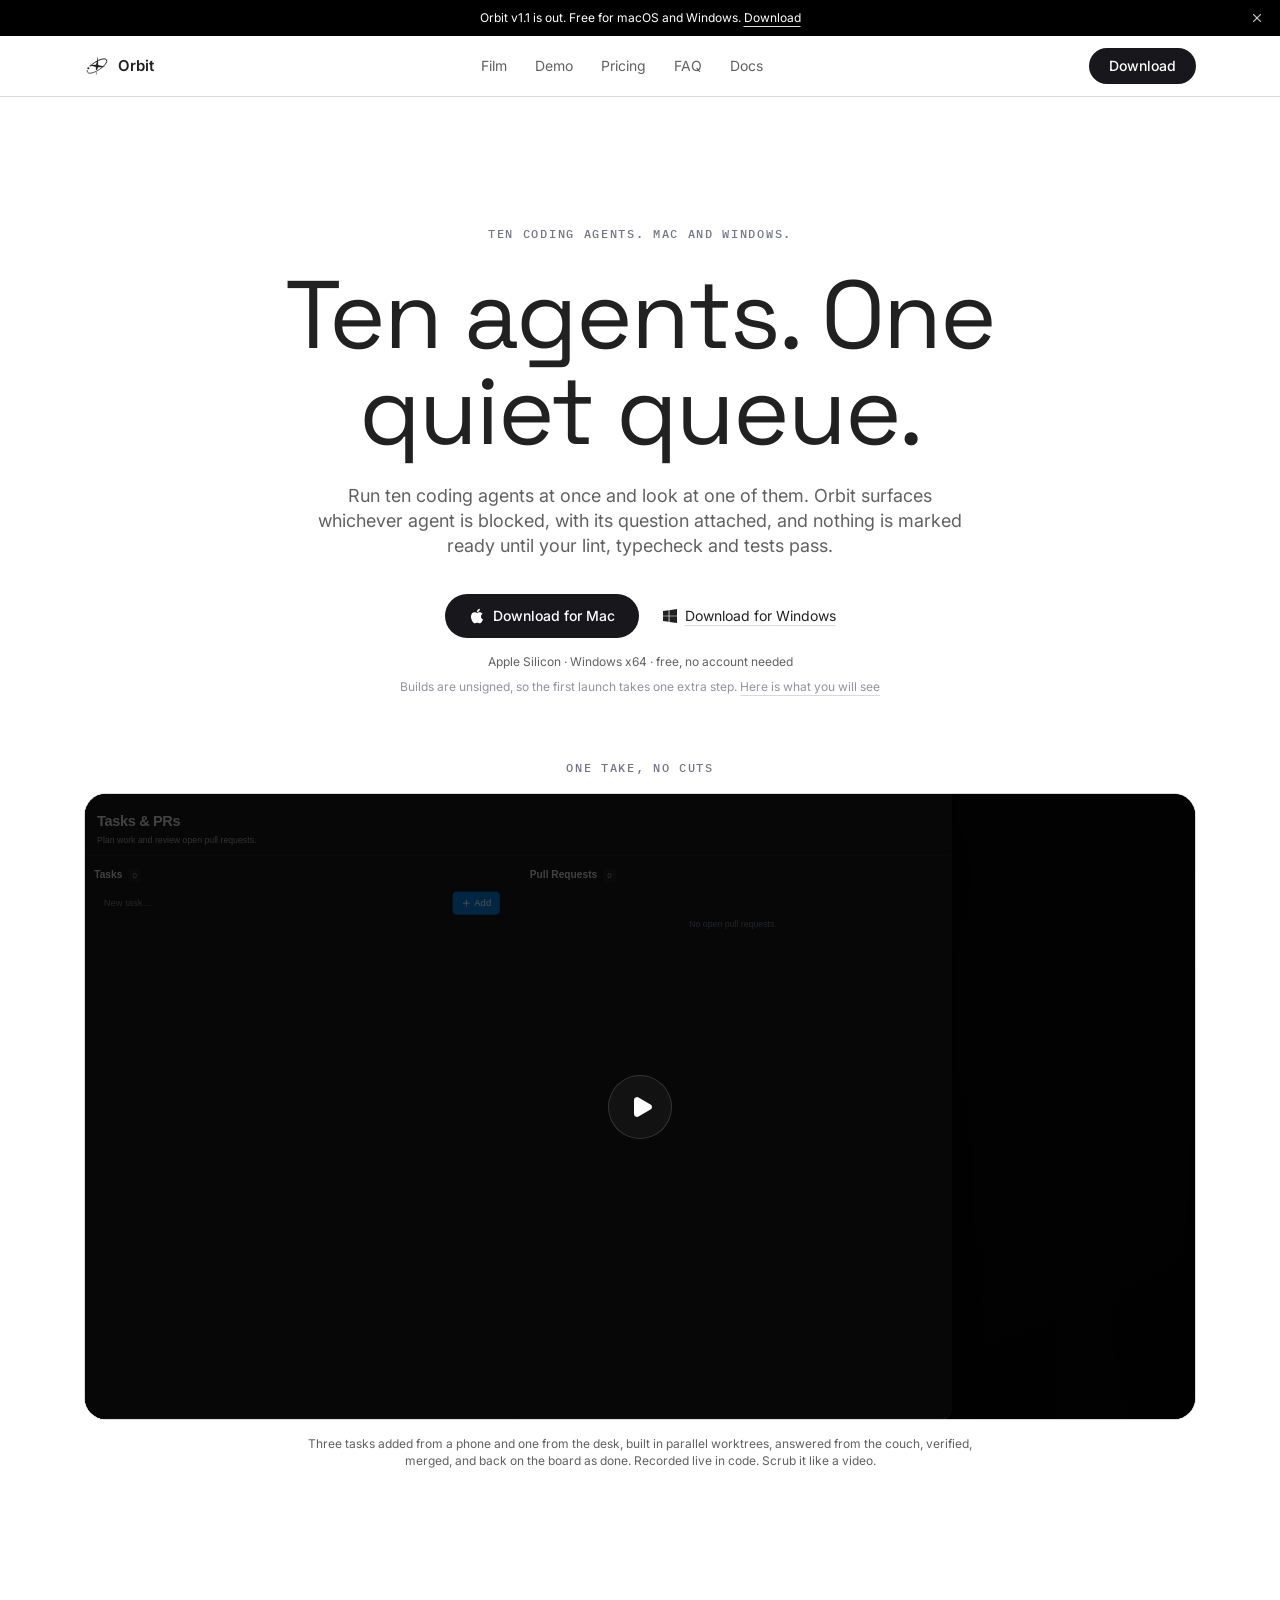
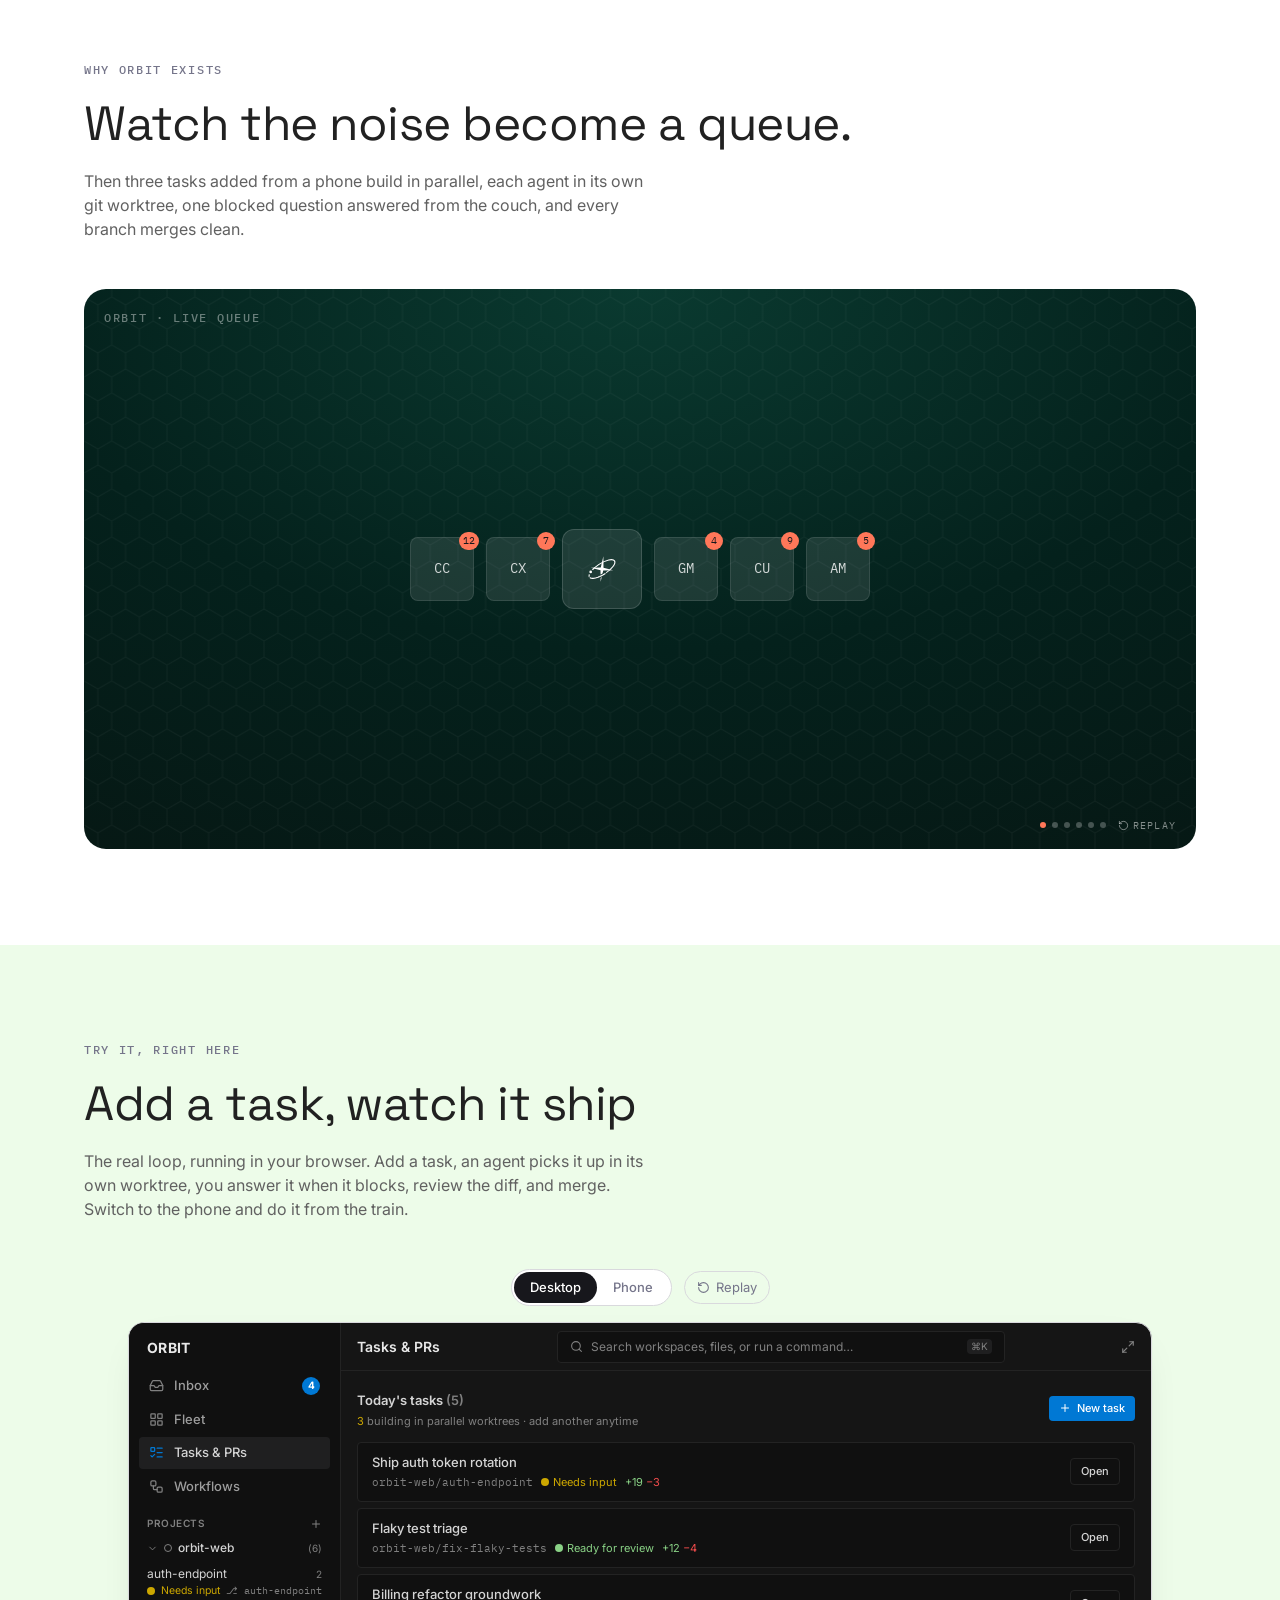
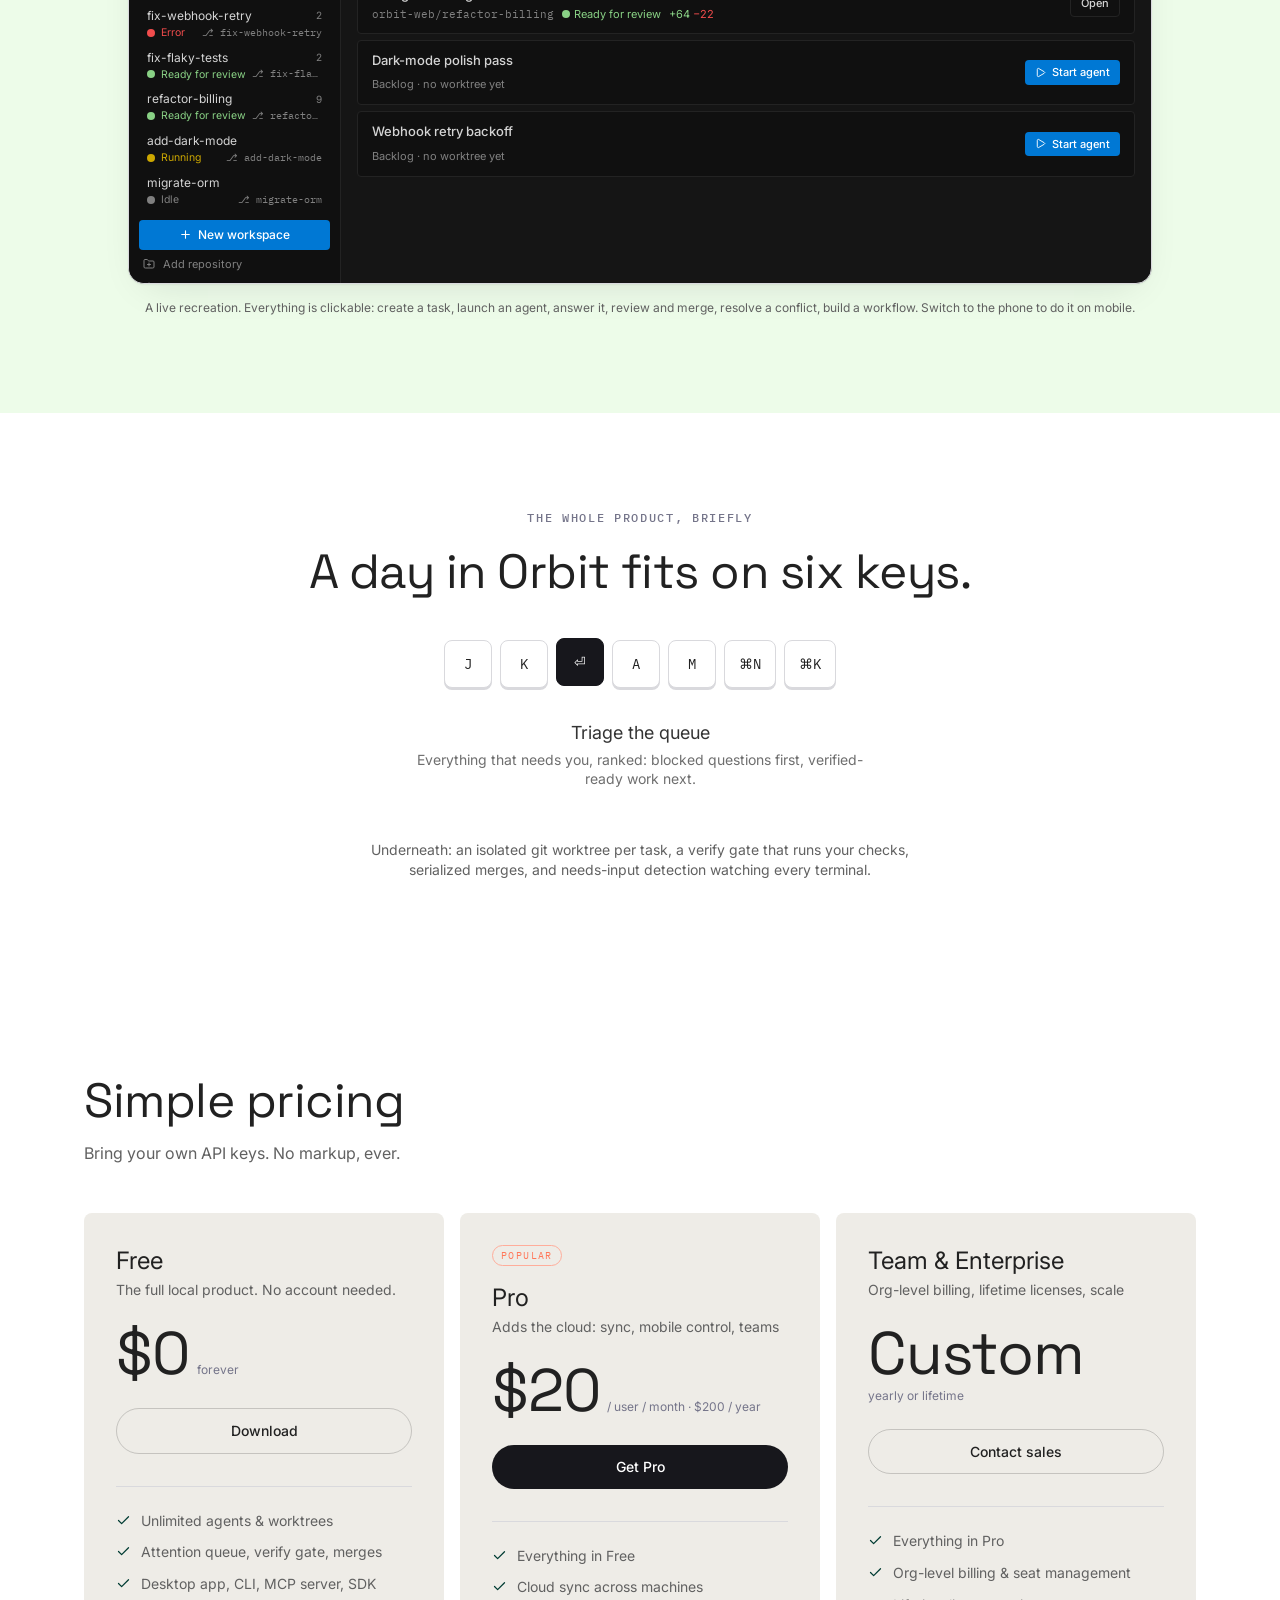
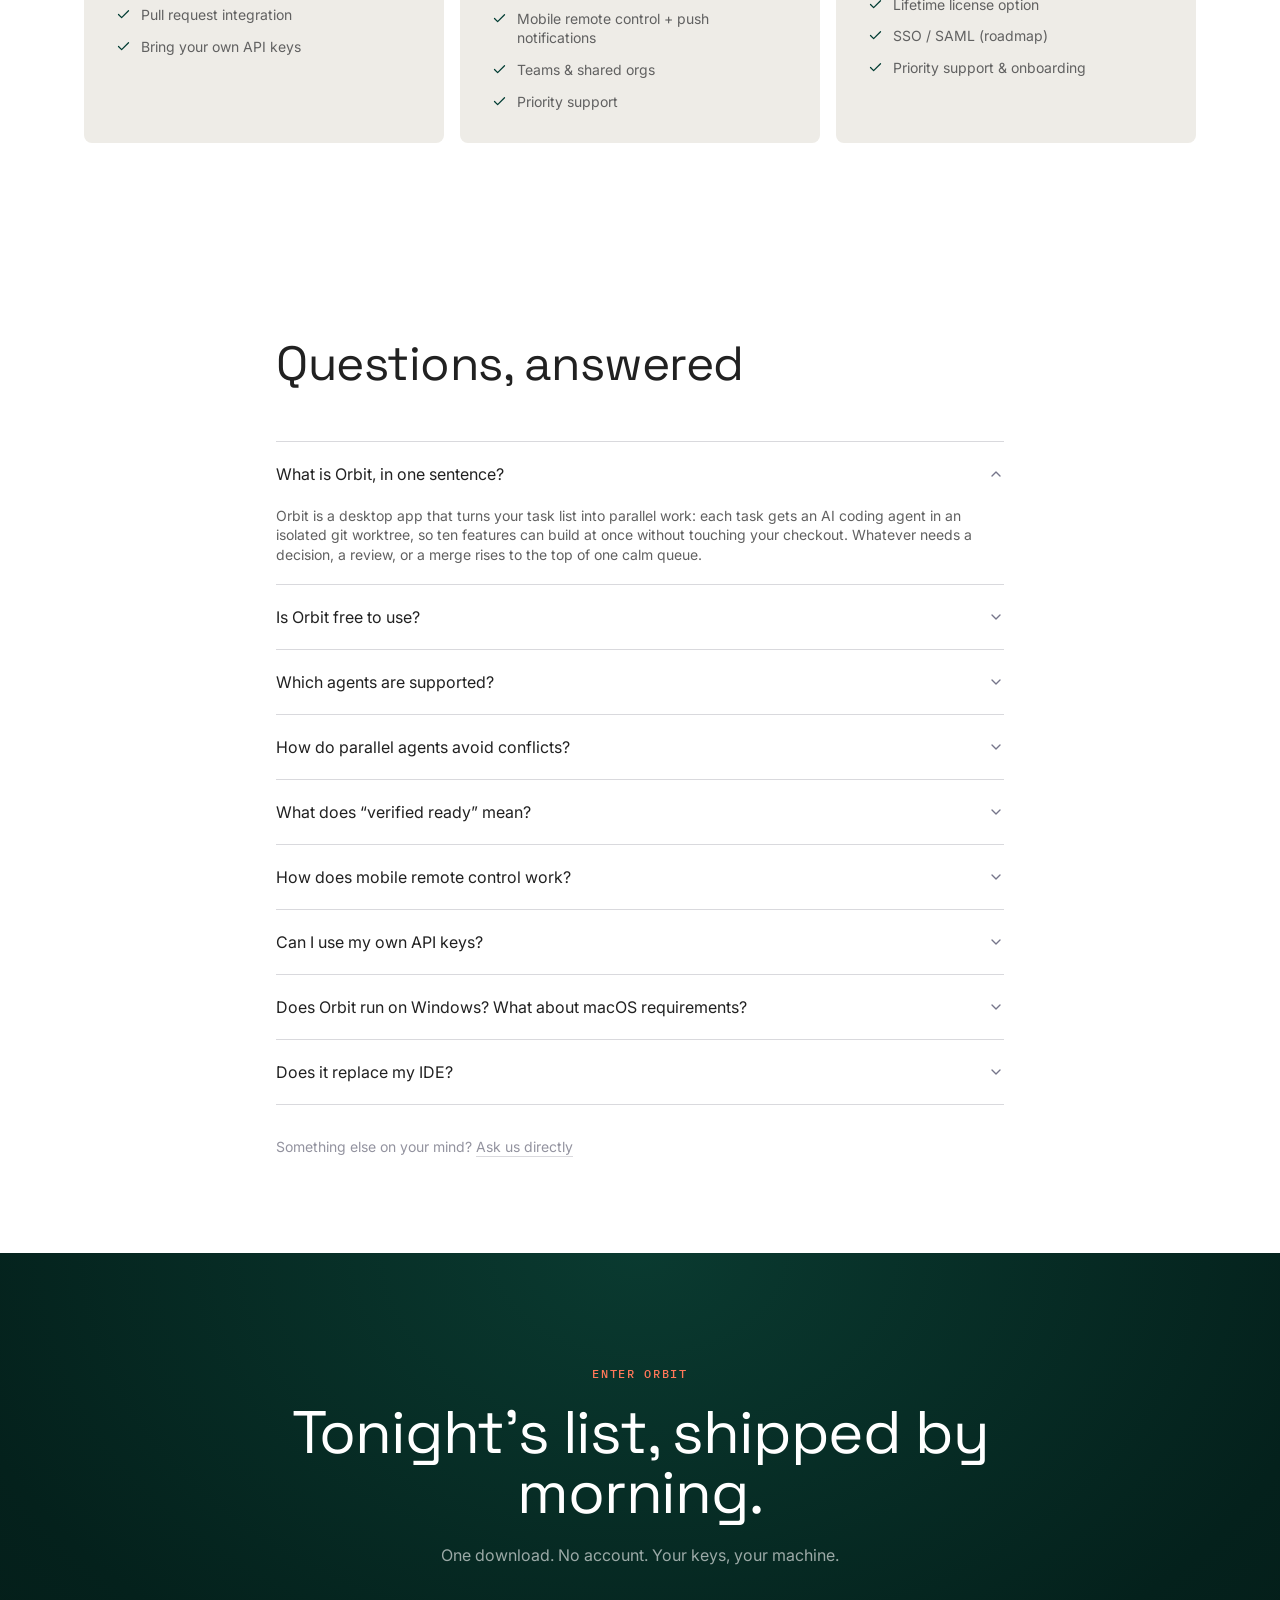
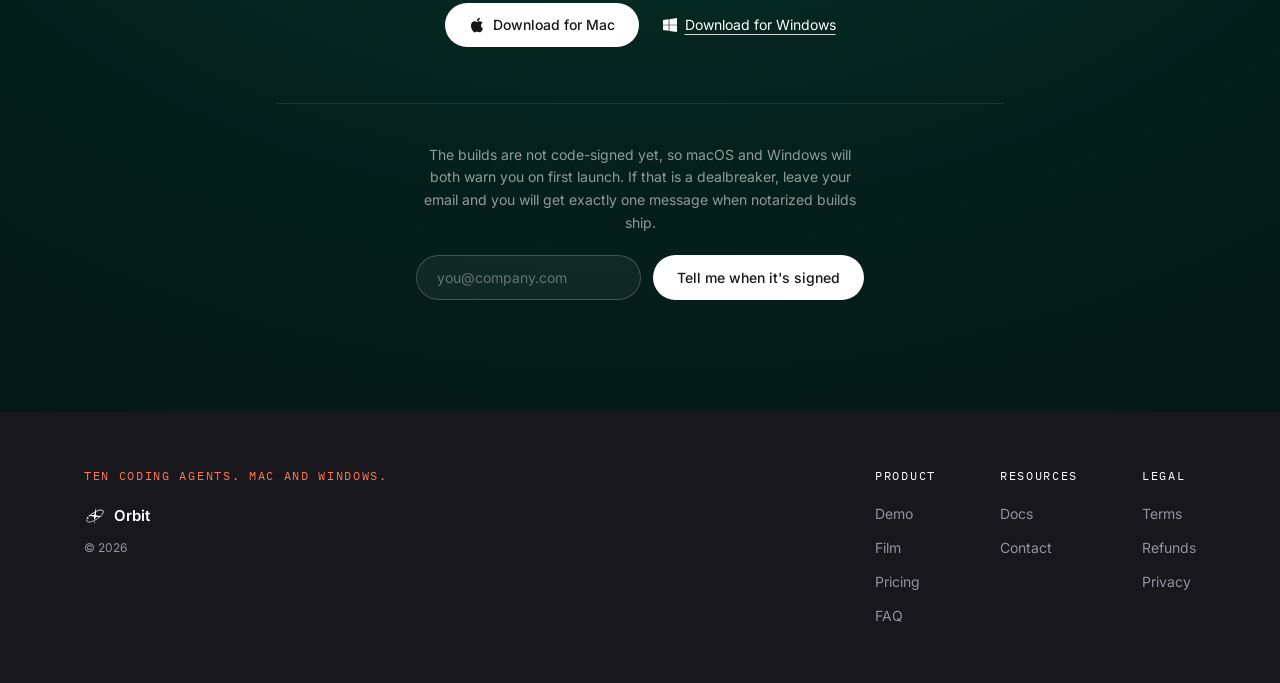
<file: index.html>
<!doctype html>
<html lang="en">
  <head>
    <meta charset="UTF-8" />
    <meta name="viewport" content="width=device-width, initial-scale=1.0" />

    <title>Orbit · Run many AI coding agents in parallel</title>
    <meta
      name="description"
      content="Run Claude Code, Codex, Cursor Agent and more in parallel, each task in its own git worktree. One queue surfaces what needs you. Free for macOS and Windows."
    />
    <link rel="canonical" href="https://getorbit.tech/" />
    <meta name="theme-color" content="#04211c" />
    <link rel="icon" type="image/svg+xml" href="/favicon.svg" />

    <!--
      Open Graph and Twitter cards. Without these every link shared to X,
      Reddit, Slack, Discord, LinkedIn or iMessage renders as a bare URL.
      og.png is generated by scripts/export-og.mjs; re-run it if the copy here
      changes so the card and the page agree.
    -->
    <meta property="og:type" content="website" />
    <meta property="og:site_name" content="Orbit" />
    <meta property="og:url" content="https://getorbit.tech/" />
    <meta property="og:title" content="Ten agents. One quiet queue." />
    <meta
      property="og:description"
      content="Run Claude Code, Codex and Cursor Agent side by side on ten tasks. Nothing is marked done until your own lint, typecheck and tests pass, and merges never race. Free for macOS and Windows."
    />
    <meta property="og:image" content="https://getorbit.tech/og.png" />
    <meta property="og:image:width" content="1200" />
    <meta property="og:image:height" content="630" />
    <meta
      property="og:image:alt"
      content="Orbit: ten agents, one quiet queue. Every task gets an AI coding agent in its own git worktree."
    />
    <meta property="og:locale" content="en_US" />

    <meta name="twitter:card" content="summary_large_image" />
    <meta name="twitter:title" content="Ten agents. One quiet queue." />
    <meta
      name="twitter:description"
      content="Run Claude Code, Codex and Cursor Agent side by side on ten tasks. Nothing is marked done until your own lint, typecheck and tests pass, and merges never race. Free for macOS and Windows."
    />
    <meta name="twitter:image" content="https://getorbit.tech/og.png" />

    <link rel="preconnect" href="https://fonts.googleapis.com" />
    <link rel="preconnect" href="https://fonts.gstatic.com" crossorigin />
    <link
      href="https://fonts.googleapis.com/css2?family=Inter:wght@400;500;600&family=IBM+Plex+Mono:wght@400;500&family=Space+Grotesk:wght@400;500;600;700&display=swap"
      rel="stylesheet"
    />

    <!--
      Structured data. SoftwareApplication drives the app rich result; the
      FAQPage block mirrors the FAQ in src/data.ts and is what answer engines
      quote. There is deliberately no aggregateRating: inventing one would be
      a fabricated review signal and a manual-action risk.
    -->
    <script type="application/ld+json">
      {
        "@context": "https://schema.org",
        "@graph": [
          {
            "@type": "Organization",
            "@id": "https://getorbit.tech/#org",
            "name": "Orbit",
            "url": "https://getorbit.tech/",
            "logo": "https://getorbit.tech/og.png",
            "email": "rajveerpatel.2450@gmail.com"
          },
          {
            "@type": "WebSite",
            "@id": "https://getorbit.tech/#site",
            "url": "https://getorbit.tech/",
            "name": "Orbit",
            "publisher": { "@id": "https://getorbit.tech/#org" }
          },
          {
            "@type": "SoftwareApplication",
            "@id": "https://getorbit.tech/#app",
            "name": "Orbit",
            "url": "https://getorbit.tech/",
            "applicationCategory": "DeveloperApplication",
            "applicationSubCategory": "AI coding agent orchestration",
            "operatingSystem": "macOS 12+ (Apple Silicon), Windows 10+ (x64)",
            "softwareVersion": "1.1.1",
            "description": "Orbit is a local-first desktop app that runs many CLI coding agents in parallel, each task isolated in its own git worktree, with one attention queue for the work that needs a human decision.",
            "featureList": [
              "Parallel AI coding agents, one git worktree per task",
              "Attention queue for blocked, ready-for-review, errored and stalled work",
              "Needs-input detection from the agent's rendered terminal screen",
              "Verify gate that runs your lint, typecheck and test commands before marking work ready",
              "Single-writer merge queue that never touches your working checkout",
              "Scheduled recurring agent runs",
              "CLI, MCP server, TypeScript SDK and headless daemon"
            ],
            "screenshot": "https://getorbit.tech/og.png",
            "downloadUrl": "https://github.com/rajveer2450/orbit/releases/latest",
            "softwareHelp": "https://getorbit.tech/docs/",
            "publisher": { "@id": "https://getorbit.tech/#org" },
            "offers": [
              {
                "@type": "Offer",
                "name": "Free",
                "price": "0",
                "priceCurrency": "USD",
                "description": "The full local product for individuals, no account required."
              },
              {
                "@type": "Offer",
                "name": "Pro",
                "price": "20",
                "priceCurrency": "USD",
                "description": "Cloud sync across machines, mobile remote control with push notifications, and teams.",
                "url": "https://app.getorbit.tech/upgrade"
              }
            ]
          },
          {
            "@type": "FAQPage",
            "@id": "https://getorbit.tech/#faq",
            "mainEntity": [
              {
                "@type": "Question",
                "name": "What is Orbit, in one sentence?",
                "acceptedAnswer": {
                  "@type": "Answer",
                  "text": "Orbit is a desktop app that turns your task list into parallel work: each task gets an AI coding agent in an isolated git worktree, so ten features can build at once without touching your checkout. Whatever needs a decision, a review, or a merge rises to the top of one calm queue."
                }
              },
              {
                "@type": "Question",
                "name": "Is Orbit free to use?",
                "acceptedAnswer": {
                  "@type": "Answer",
                  "text": "Yes. The desktop app is free for individuals, forever, the whole local product, no account required. Pro at $20 per user per month or $200 per year adds cloud sync across machines, mobile remote control with push notifications, and teams."
                }
              },
              {
                "@type": "Question",
                "name": "Which AI coding agents does Orbit support?",
                "acceptedAnswer": {
                  "@type": "Answer",
                  "text": "Ten agent CLIs get first-class presets and auto-detection: Claude Code, OpenAI Codex, Cursor Agent, Gemini CLI, OpenCode, GitHub Copilot, Amp, Droid, Aider, and Pi. Beyond those, anything you can launch from a terminal runs in Orbit."
                }
              },
              {
                "@type": "Question",
                "name": "How do parallel AI agents avoid git conflicts?",
                "acceptedAnswer": {
                  "@type": "Answer",
                  "text": "Each workspace is an isolated git worktree on its own branch, with its own files, terminal sessions, and ports. Agents never share state, and all merges go through a single-writer lane per repo, so conflicts surface in the agent's worktree, never in your checkout."
                }
              },
              {
                "@type": "Question",
                "name": "Can I use my own API keys with Orbit?",
                "acceptedAnswer": {
                  "@type": "Answer",
                  "text": "That is the only mode. Orbit never proxies your AI requests. Your agents call their providers directly with your keys, at zero markup. Your source code stays on your machine; the optional cloud syncs orchestration metadata like projects, workspaces, and tasks."
                }
              },
              {
                "@type": "Question",
                "name": "Does Orbit run on Windows?",
                "acceptedAnswer": {
                  "@type": "Answer",
                  "text": "Yes. Windows gets an NSIS installer and a portable exe for x64, and the macOS build is for Apple Silicon. Builds are currently unsigned, so the first launch takes one extra step. On macOS 15 Sequoia and later, open Orbit, let it get blocked, then go to System Settings, Privacy and Security, and click Open Anyway; the old Control-click bypass was removed in Sequoia. On Windows, click More info then Run anyway past SmartScreen."
                }
              }
            ]
          }
        ]
      }
    </script>
    <script type="module" crossorigin src="/assets/index-2fOWfZ6s.js"></script>
    <link rel="stylesheet" crossorigin href="/assets/index-CYG6i7YU.css">
  </head>
  <body>
    <div id="root"></div>
  </body>
</html>
</file>
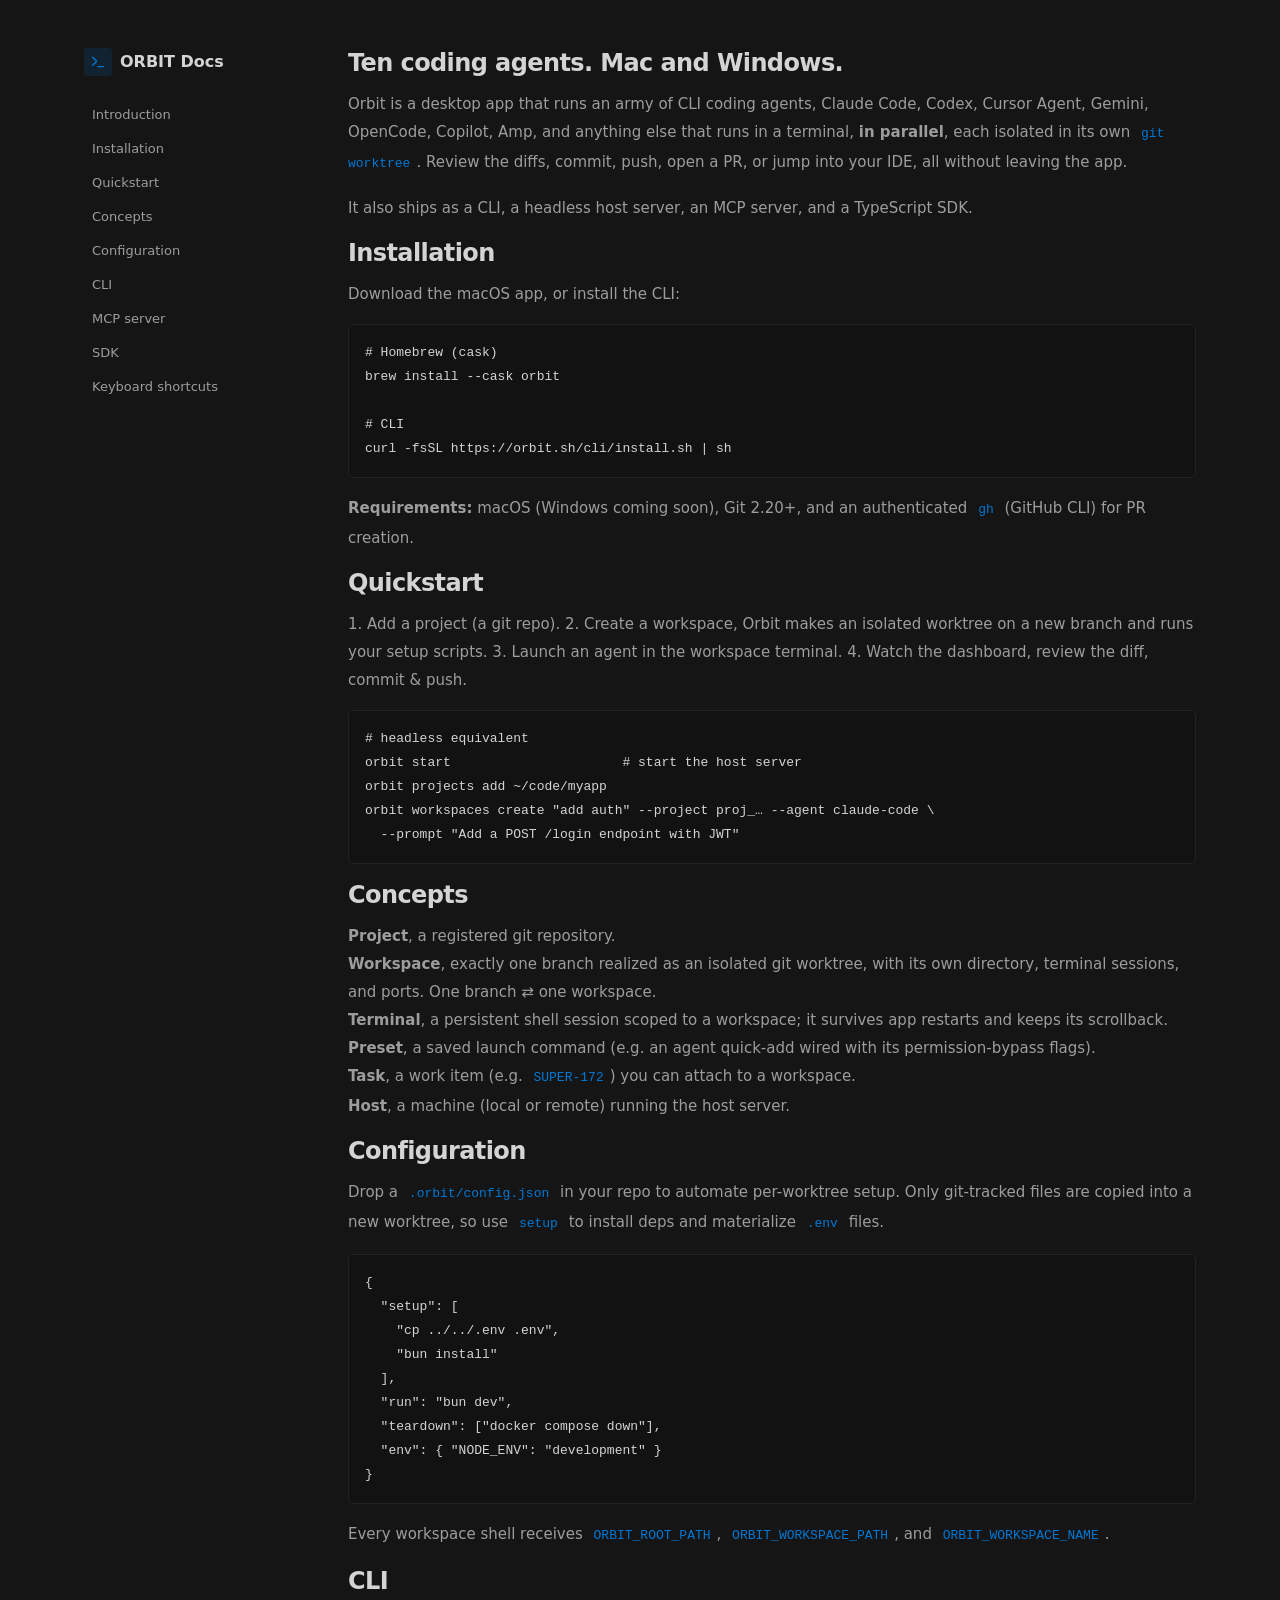
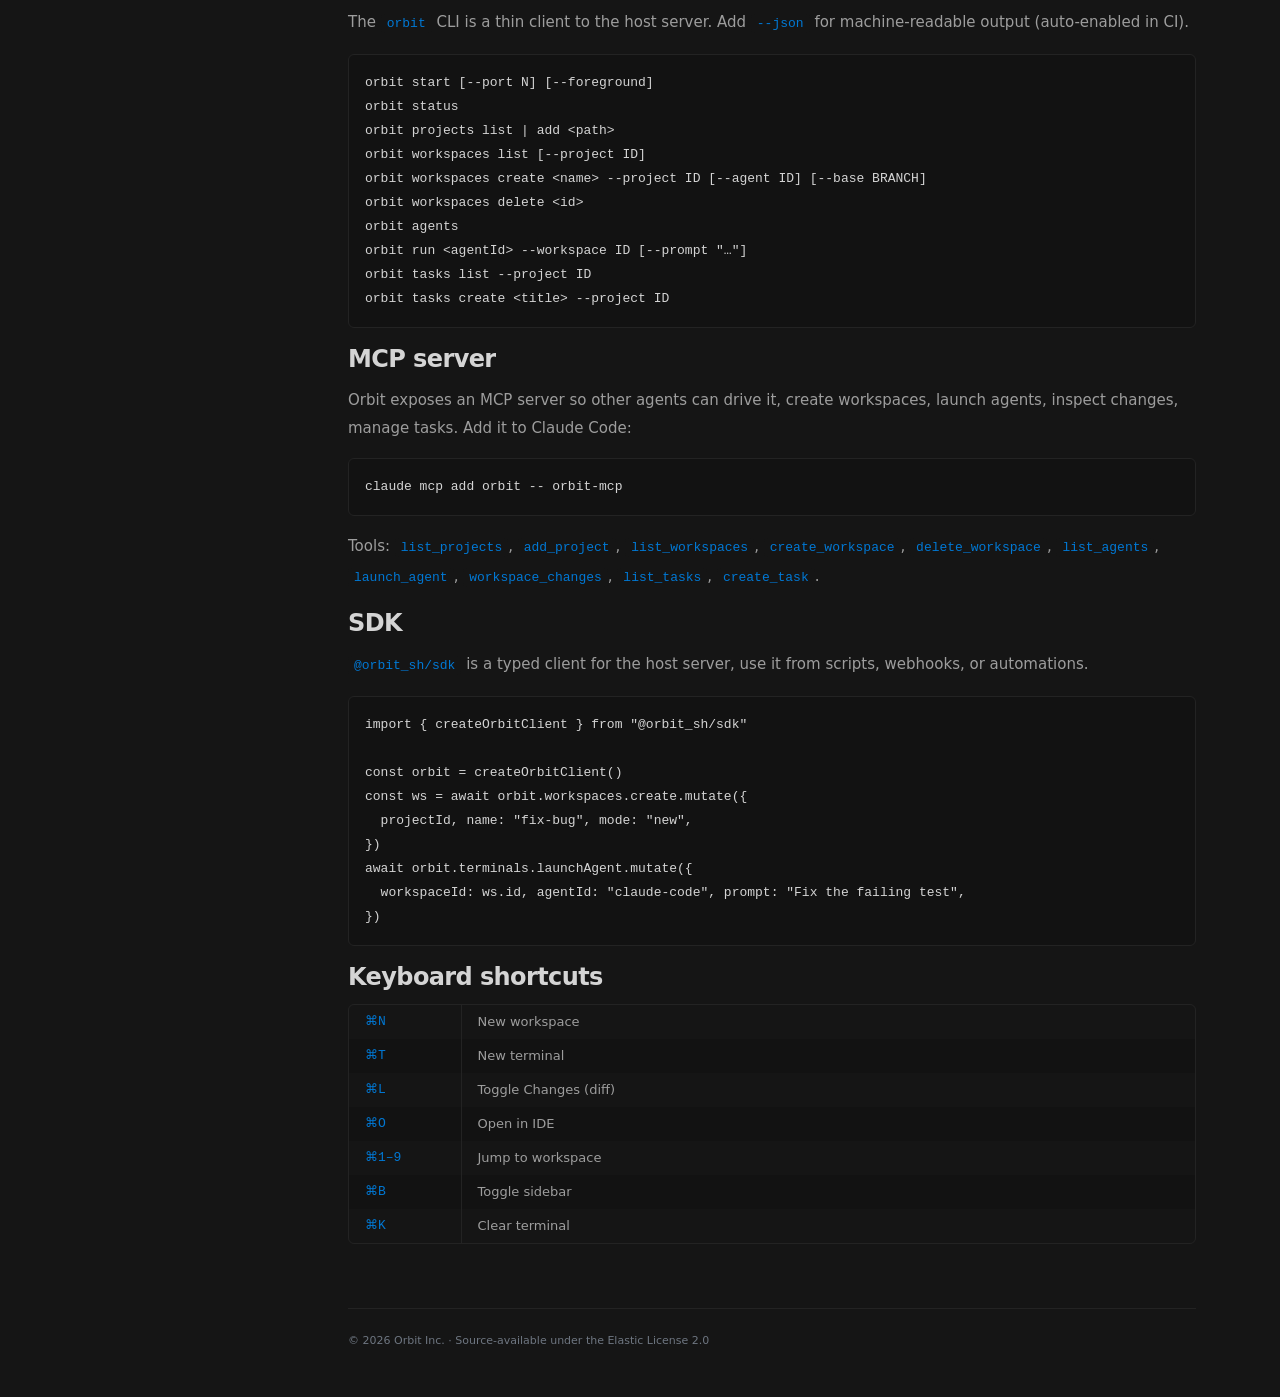
<file: docs/index.html>
<!doctype html>
<html lang="en" class="dark">
  <head>
    <meta charset="UTF-8" />
    <meta name="viewport" content="width=device-width, initial-scale=1.0" />

    <title>Orbit Docs · Parallel AI coding agents in git worktrees</title>
    <meta
      name="description"
      content="How Orbit works: git worktree isolation per task, the attention queue, needs-input detection, the verify gate, the single-writer merge lane, plus the CLI, MCP server and SDK."
    />
    <link rel="canonical" href="https://getorbit.tech/docs/" />
    <meta name="theme-color" content="#04211c" />
    <link rel="icon" type="image/svg+xml" href="favicon.svg" />

    <meta property="og:type" content="website" />
    <meta property="og:site_name" content="Orbit" />
    <meta property="og:url" content="https://getorbit.tech/docs/" />
    <meta property="og:title" content="Orbit Docs" />
    <meta
      property="og:description"
      content="Worktrees, the verify gate, the merge lane, the attention queue, and the CLI, MCP server and SDK."
    />
    <meta property="og:image" content="https://getorbit.tech/og-docs.png" />
    <meta property="og:image:width" content="1200" />
    <meta property="og:image:height" content="630" />
    <meta name="twitter:card" content="summary_large_image" />
    <meta name="twitter:title" content="Orbit Docs" />
    <meta
      name="twitter:description"
      content="Worktrees, the verify gate, the merge lane, the attention queue, and the CLI, MCP server and SDK."
    />
    <meta name="twitter:image" content="https://getorbit.tech/og-docs.png" />
    <script type="module" crossorigin src="/docs/assets/index-faH6cf6y.js"></script>
    <link rel="stylesheet" crossorigin href="/docs/assets/index-BXy9Mt1q.css">
  </head>
  <body>
    <div id="root"></div>
  </body>
</html>
</file>
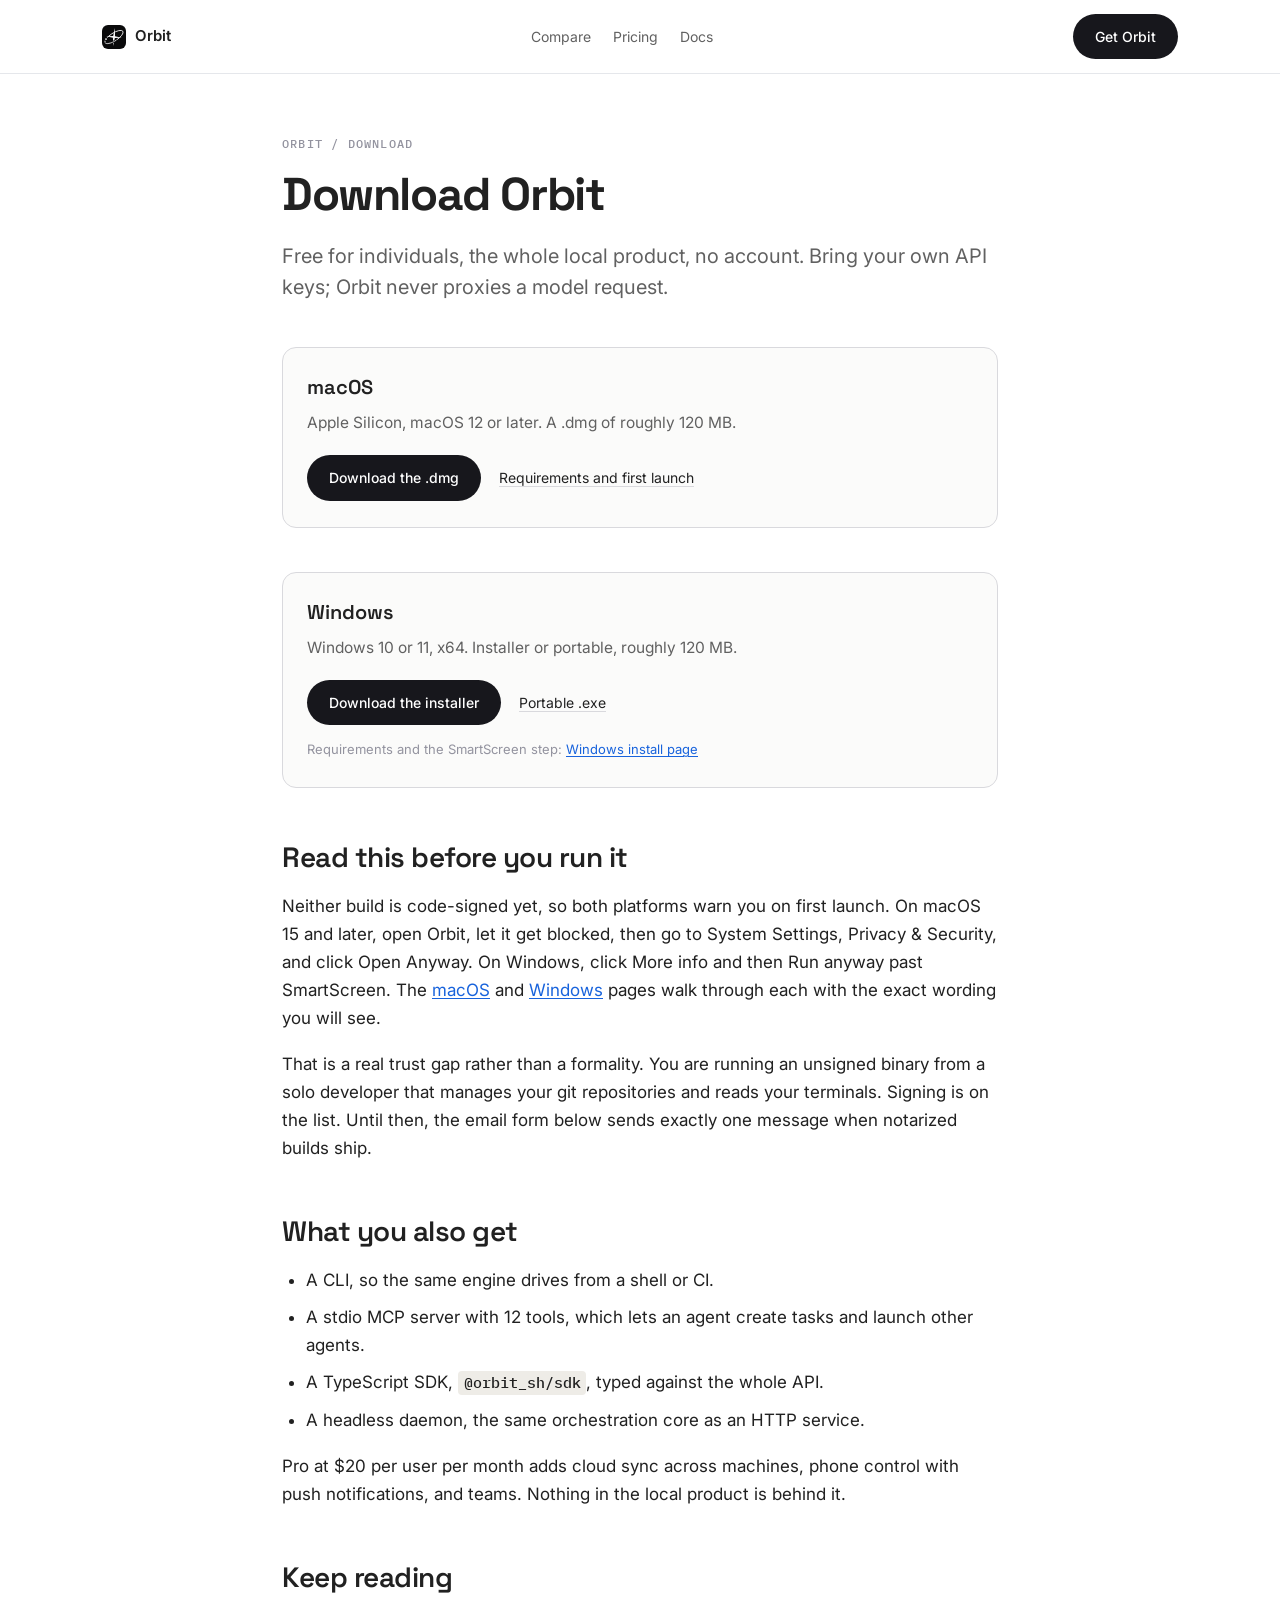
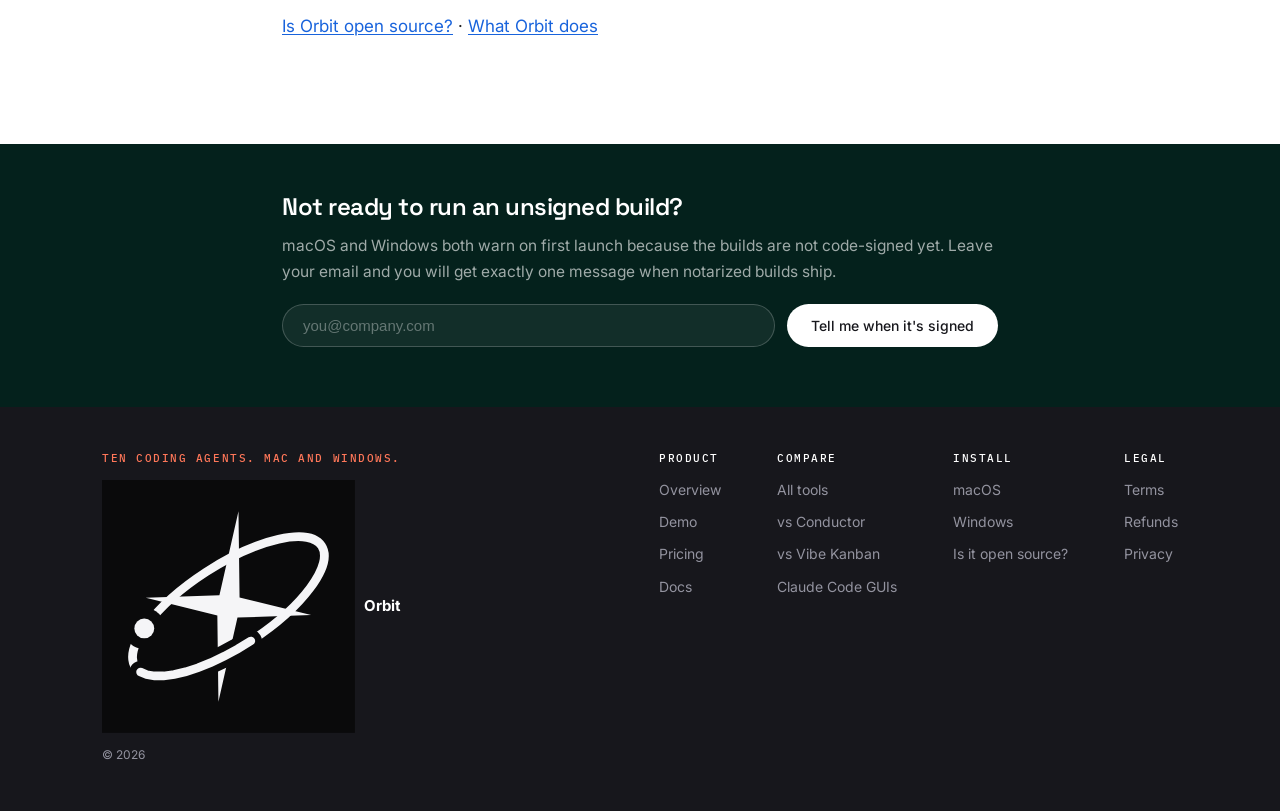
<file: download/index.html>
<!doctype html>
<html lang="en">
<head>
<meta charset="UTF-8">
<meta name="viewport" content="width=device-width,initial-scale=1">
<title>Download Orbit · macOS and Windows, free</title>
<meta name="description" content="Get Orbit for macOS on Apple Silicon or Windows x64. Runs ten AI coding agents in parallel, free for individuals, no account. Includes the first-launch step for unsigned builds.">
<link rel="canonical" href="https://getorbit.tech/download/">
<meta name="theme-color" content="#04211c">
<link rel="icon" type="image/svg+xml" href="/favicon.svg">
<meta property="og:type" content="article">
<meta property="og:site_name" content="Orbit">
<meta property="og:url" content="https://getorbit.tech/download/">
<meta property="og:title" content="Download Orbit">
<meta property="og:description" content="Get Orbit for macOS on Apple Silicon or Windows x64. Runs ten AI coding agents in parallel, free for individuals, no account. Includes the first-launch step for unsigned builds.">
<meta property="og:image" content="https://getorbit.tech/og.png">
<meta property="og:image:width" content="1200">
<meta property="og:image:height" content="630">
<meta name="twitter:card" content="summary_large_image">
<meta name="twitter:title" content="Download Orbit">
<meta name="twitter:description" content="Get Orbit for macOS on Apple Silicon or Windows x64. Runs ten AI coding agents in parallel, free for individuals, no account. Includes the first-launch step for unsigned builds.">
<meta name="twitter:image" content="https://getorbit.tech/og.png">
<link rel="preconnect" href="https://fonts.googleapis.com">
<link rel="preconnect" href="https://fonts.gstatic.com" crossorigin>
<link href="https://fonts.googleapis.com/css2?family=Inter:wght@400;500;600&family=IBM+Plex+Mono:wght@400;500&family=Space+Grotesk:wght@600;700&display=swap" rel="stylesheet">
<style>
*{margin:0;padding:0;box-sizing:border-box}
:root{--ink:#212121;--body:#616161;--mist:#93939f;--line:#e5e7eb;--hair:#d9d9dd;
--primary:#17171c;--band:#04211c;--stone:#eeece7;--coral:#ff7759;--action:#1863dc;--green:#003c33}
html{-webkit-text-size-adjust:100%}
body{background:#fff;color:var(--ink);font:400 17px/1.65 "Inter",ui-sans-serif,system-ui,sans-serif;
-webkit-font-smoothing:antialiased}
a{color:inherit}
main a{color:var(--action);text-decoration:underline;text-underline-offset:2px;text-decoration-thickness:1px}
main a:hover{text-decoration-thickness:2px}
code{font:500 .88em/1.5 "IBM Plex Mono",ui-monospace,Menlo,monospace;background:var(--stone);
padding:.14em .38em;border-radius:4px}
pre{background:var(--band);color:#e8f0ee;border-radius:10px;padding:18px 20px;overflow-x:auto;margin:26px 0}
pre code{background:none;padding:0;color:inherit;font-size:14px;line-height:1.7}

header.top{border-bottom:1px solid var(--line);position:sticky;top:0;background:rgba(255,255,255,.92);
backdrop-filter:blur(8px);z-index:10}
.topin{max-width:1120px;margin:0 auto;padding:14px 22px;display:flex;align-items:center;
justify-content:space-between;gap:16px}
.brand{display:flex;align-items:center;gap:9px;font-weight:600;font-size:15px;text-decoration:none}
.brand svg{width:24px;height:24px;border-radius:6px}
.topnav{display:flex;align-items:center;gap:22px;font-size:14px}
.topnav a{color:var(--body);text-decoration:none}
.topnav a:hover{color:var(--ink)}
.pill{display:inline-flex;align-items:center;gap:8px;background:var(--primary);color:#fff;
border-radius:999px;padding:11px 22px;font-size:14px;font-weight:500;text-decoration:none;
white-space:nowrap;transition:opacity .15s}
.pill:hover{opacity:.86}
.quiet{font-size:14px;color:var(--ink);text-decoration:underline;text-underline-offset:3px;
text-decoration-color:var(--hair)}

main{max-width:760px;margin:0 auto;padding:0 22px 40px}
.crumbs{font:500 12px/1 "IBM Plex Mono",monospace;letter-spacing:.1em;text-transform:uppercase;
color:var(--mist);padding:46px 0 0}
.crumbs a{color:var(--mist);text-decoration:none}
.crumbs a:hover{color:var(--ink)}
h1{font:700 46px/1.06 "Space Grotesk","Inter",sans-serif;letter-spacing:-1.4px;margin:20px 0 0}
.lede{font-size:20px;line-height:1.55;color:var(--body);margin:22px 0 0}
h2{font:600 28px/1.22 "Space Grotesk","Inter",sans-serif;letter-spacing:-.5px;margin:52px 0 0;
scroll-margin-top:80px}
h3{font:600 20px/1.3 "Space Grotesk","Inter",sans-serif;margin:34px 0 0}
main p{margin:18px 0 0;color:var(--ink)}
main ul,main ol{margin:18px 0 0;padding-left:24px}
main li{margin:9px 0;color:var(--ink)}
blockquote{margin:26px 0 0;padding:2px 0 2px 20px;border-left:3px solid var(--coral);color:var(--body)}
.note{margin:26px 0 0;background:var(--stone);border-radius:10px;padding:18px 20px;font-size:15.5px;
line-height:1.6;color:var(--ink)}
.tablewrap{overflow-x:auto;margin:28px 0 0;border:1px solid var(--line);border-radius:10px}
table{border-collapse:collapse;width:100%;font-size:15px;min-width:520px}
th,td{text-align:left;padding:12px 15px;border-bottom:1px solid var(--line);vertical-align:top}
th{background:#fafaf8;font-weight:600;font-size:13px;letter-spacing:.01em}
tbody tr:last-child td{border-bottom:none}
ol.steps{list-style:none;counter-reset:s;padding:0;margin:26px 0 0}
ol.steps li{counter-increment:s;position:relative;padding-left:44px;margin:20px 0}
ol.steps li::before{content:counter(s);position:absolute;left:0;top:1px;width:28px;height:28px;
border-radius:999px;background:var(--band);color:#fff;display:grid;place-items:center;
font:500 13px/1 "IBM Plex Mono",monospace}
ol.steps strong{display:block;font-weight:600}
ol.steps span{color:var(--body);font-size:15.5px}

.ctabox{margin:44px 0 0;border:1px solid var(--hair);border-radius:14px;padding:26px 24px;background:#fbfbfa}
.ctatitle{font:600 20px/1.3 "Space Grotesk",sans-serif;margin:0}
.ctabody{margin:10px 0 0;color:var(--body);font-size:15.5px}
.ctarow{margin:20px 0 0;display:flex;flex-wrap:wrap;align-items:center;gap:18px}
.ctafoot{margin:14px 0 0;font-size:13px;color:var(--mist)}

.capture{background:var(--band);color:#fff;margin-top:64px}
.capin{max-width:760px;margin:0 auto;padding:48px 22px}
.capture h2{color:#fff;margin:0;font-size:24px}
.capture p{color:rgba(255,255,255,.62);font-size:15.5px;margin:12px 0 0}
.capform{margin:20px 0 0;display:flex;flex-wrap:wrap;gap:12px}
.capform input{flex:1 1 240px;min-width:0;background:rgba(255,255,255,.06);
border:1px solid rgba(255,255,255,.2);border-radius:999px;padding:12px 20px;color:#fff;font-size:15px}
.capform input::placeholder{color:rgba(255,255,255,.35)}
.capform input:focus{outline:none;border-color:rgba(255,255,255,.45)}
.capform button{background:#fff;color:var(--primary);border:0;border-radius:999px;padding:12px 24px;
font:500 14px/1 "Inter",sans-serif;cursor:pointer}
.capmsg{margin:12px 0 0;font-size:14px;color:#5ad19a}

footer.bot{background:var(--primary);color:#fff;padding:46px 0}
.botin{max-width:1120px;margin:0 auto;padding:0 22px;display:flex;flex-wrap:wrap;gap:40px;
justify-content:space-between}
footer.bot p.tag{font:500 11px/1 "IBM Plex Mono",monospace;letter-spacing:.14em;text-transform:uppercase;
color:var(--coral)}
.botcol h4{font:500 11px/1 "IBM Plex Mono",monospace;letter-spacing:.14em;text-transform:uppercase;
margin-bottom:14px}
.botcol a{display:block;color:var(--mist);font-size:14px;text-decoration:none;margin:9px 0}
.botcol a:hover{color:#fff}
.botcols{display:flex;flex-wrap:wrap;gap:40px 56px}

@media(max-width:640px){
h1{font-size:34px;letter-spacing:-.9px}
.lede{font-size:18px}
h2{font-size:24px}
body{font-size:16px}
.topnav{display:none}
}
</style>
<script type="application/ld+json">{"@context":"https://schema.org","@graph":[{"@type":"BreadcrumbList","itemListElement":[{"@type":"ListItem","position":1,"name":"Orbit","item":"https://getorbit.tech/"},{"@type":"ListItem","position":2,"name":"Download","item":"https://getorbit.tech/download/"}]}]}</script>
</head>
<body>
<header class="top"><div class="topin">
  <a class="brand" href="/"><svg xmlns="http://www.w3.org/2000/svg" viewBox="0 0 28 28" aria-hidden="true"><rect width="28" height="28" fill="#0a0a0b"/><defs><mask id="m"><rect width="28" height="28" fill="#fff"/><path d="M 16.48 17.82 L 15.02 18.71 L 13.54 19.51 L 12.07 20.21 L 10.64 20.79 L 9.27 21.23 L 7.99 21.53 L 6.83 21.69 L 5.81 21.69 L 4.96 21.55 L 4.27 21.26" fill="none" stroke="#000" stroke-linecap="round" stroke-width="2.47"/><circle cx="4.68" cy="16.43" r="2.3" fill="#000"/></mask></defs><g mask="url(#m)"><ellipse cx="14" cy="14" rx="12.3" ry="4.55" fill="none" stroke="#f5f5f7" stroke-width=".95" transform="rotate(-33 14 14)"/><polygon points="15.11,3.46 15.23,13.00 23.15,14.96 15.00,15.23 12.89,24.54 12.77,15.00 4.85,13.04 13.00,12.77" fill="#f5f5f7"/></g><path d="M 16.48 17.82 L 15.02 18.71 L 13.54 19.51 L 12.07 20.21 L 10.64 20.79 L 9.27 21.23 L 7.99 21.53 L 6.83 21.69 L 5.81 21.69 L 4.96 21.55 L 4.27 21.26" fill="none" stroke="#f5f5f7" stroke-width=".95" stroke-linecap="round"/><circle cx="4.68" cy="16.43" r="1.1" fill="#f5f5f7"/></svg><span>Orbit</span></a>
  <nav class="topnav">
    <a href="/run-multiple-ai-coding-agents/">Compare</a>
    <a href="/#pricing">Pricing</a>
    <a href="/docs/">Docs</a>
  </nav>
  <a class="pill" href="/" data-dl="home">Get Orbit</a>
</div></header>

<main>
  <p class="crumbs"><a href="/">Orbit</a> / Download</p>
  <h1>Download Orbit</h1>
  <p class="lede">Free for individuals, the whole local product, no account. Bring your own API keys; Orbit never proxies a model request.</p>

    <div class="ctabox">
      <p class="ctatitle">macOS</p>
      <p class="ctabody">Apple Silicon, macOS 12 or later. A .dmg of roughly 120 MB.</p>
      <div class="ctarow">
        <a class="pill" href="https://github.com/rajveer2450/orbit/releases/latest/download/ORBIT-mac-arm64.dmg" data-dl="mac">Download the .dmg</a>
        <a class="quiet" href="/download/mac/" data-dl="mac_help">Requirements and first launch</a>
      </div>
      
    </div>

    <div class="ctabox">
      <p class="ctatitle">Windows</p>
      <p class="ctabody">Windows 10 or 11, x64. Installer or portable, roughly 120 MB.</p>
      <div class="ctarow">
        <a class="pill" href="https://github.com/rajveer2450/orbit/releases/latest/download/ORBIT-windows-x64-setup.exe" data-dl="windows">Download the installer</a>
        <a class="quiet" href="https://github.com/rajveer2450/orbit/releases/latest/download/ORBIT-windows-x64-portable.exe" data-dl="windows_portable">Portable .exe</a>
      </div>
      <p class="ctafoot">Requirements and the SmartScreen step: <a href="/download/windows/">Windows install page</a></p>
    </div>
<h2 id="read-this-before-you-run-it">Read this before you run it</h2>
<p>Neither build is code-signed yet, so both platforms warn you on first launch. On macOS 15 and later, open Orbit, let it get blocked, then go to System Settings, Privacy &amp; Security, and click Open Anyway. On Windows, click More info and then Run anyway past SmartScreen. The <a href="/download/mac/">macOS</a> and <a href="/download/windows/">Windows</a> pages walk through each with the exact wording you will see.</p>
<p>That is a real trust gap rather than a formality. You are running an unsigned binary from a solo developer that manages your git repositories and reads your terminals. Signing is on the list. Until then, the email form below sends exactly one message when notarized builds ship.</p>
<h2 id="what-you-also-get">What you also get</h2>
<ul><li>A CLI, so the same engine drives from a shell or CI.</li><li>A stdio MCP server with 12 tools, which lets an agent create tasks and launch other agents.</li><li>A TypeScript SDK, <code>@orbit_sh/sdk</code>, typed against the whole API.</li><li>A headless daemon, the same orchestration core as an HTTP service.</li></ul>
<p>Pro at $20 per user per month adds cloud sync across machines, phone control with push notifications, and teams. Nothing in the local product is behind it.</p>
  <h2 id="keep-reading">Keep reading</h2><p class="related"><a href="/open-source/">Is Orbit open source?</a> · <a href="/run-multiple-ai-coding-agents/">What Orbit does</a></p>
</main>

<section class="capture"><div class="capin">
  <h2>Not ready to run an unsigned build?</h2>
  <p>macOS and Windows both warn on first launch because the builds are not code-signed yet. Leave your email and you will get exactly one message when notarized builds ship.</p>
  <form class="capform" id="cap">
    <label for="capemail" style="position:absolute;left:-9999px">Email address</label>
    <input id="capemail" type="email" required placeholder="you@company.com" autocomplete="email">
    <button type="submit">Tell me when it's signed</button>
  </form>
  <p class="capmsg" id="capmsg"></p>
</div></section>

<footer class="bot"><div class="botin">
  <div>
    <p class="tag">Ten coding agents. Mac and Windows.</p>
    <div style="display:flex;align-items:center;gap:9px;margin-top:16px"><svg xmlns="http://www.w3.org/2000/svg" viewBox="0 0 28 28" aria-hidden="true"><rect width="28" height="28" fill="#0a0a0b"/><defs><mask id="m"><rect width="28" height="28" fill="#fff"/><path d="M 16.48 17.82 L 15.02 18.71 L 13.54 19.51 L 12.07 20.21 L 10.64 20.79 L 9.27 21.23 L 7.99 21.53 L 6.83 21.69 L 5.81 21.69 L 4.96 21.55 L 4.27 21.26" fill="none" stroke="#000" stroke-linecap="round" stroke-width="2.47"/><circle cx="4.68" cy="16.43" r="2.3" fill="#000"/></mask></defs><g mask="url(#m)"><ellipse cx="14" cy="14" rx="12.3" ry="4.55" fill="none" stroke="#f5f5f7" stroke-width=".95" transform="rotate(-33 14 14)"/><polygon points="15.11,3.46 15.23,13.00 23.15,14.96 15.00,15.23 12.89,24.54 12.77,15.00 4.85,13.04 13.00,12.77" fill="#f5f5f7"/></g><path d="M 16.48 17.82 L 15.02 18.71 L 13.54 19.51 L 12.07 20.21 L 10.64 20.79 L 9.27 21.23 L 7.99 21.53 L 6.83 21.69 L 5.81 21.69 L 4.96 21.55 L 4.27 21.26" fill="none" stroke="#f5f5f7" stroke-width=".95" stroke-linecap="round"/><circle cx="4.68" cy="16.43" r="1.1" fill="#f5f5f7"/></svg><strong style="font-size:15px">Orbit</strong></div>
    <p style="margin-top:12px;font-size:12px;color:var(--mist)">© 2026</p>
  </div>
  <div class="botcols">
    <div class="botcol"><h4>Product</h4>
      <a href="/">Overview</a><a href="/#demo">Demo</a><a href="/#pricing">Pricing</a><a href="/docs/">Docs</a>
    </div>
    <div class="botcol"><h4>Compare</h4>
      <a href="/run-multiple-ai-coding-agents/">All tools</a><a href="/alternatives/conductor/">vs Conductor</a><a href="/alternatives/vibe-kanban/">vs Vibe Kanban</a><a href="/claude-code-gui/">Claude Code GUIs</a>
    </div>
    <div class="botcol"><h4>Install</h4>
      <a href="/download/mac/">macOS</a><a href="/download/windows/">Windows</a><a href="/open-source/">Is it open source?</a>
    </div>
    <div class="botcol"><h4>Legal</h4>
      <a href="/terms.html">Terms</a><a href="/refunds.html">Refunds</a><a href="/privacy.html">Privacy</a>
    </div>
  </div>
</div></footer>
<script>
!function(t,e){var o,n,p,r;e.__SV||(window.posthog=e,e._i=[],e.init=function(i,s,a){function g(t,e){var o=e.split(".");2==o.length&&(t=t[o[0]],e=o[1]),t[e]=function(){t.push([e].concat(Array.prototype.slice.call(arguments,0)))}}(p=t.createElement("script")).type="text/javascript",p.async=!0,p.src=s.api_host+"/static/array.js",(r=t.getElementsByTagName("script")[0]).parentNode.insertBefore(p,r);var u=e;for(void 0!==a?u=e[a]=[]:a="posthog",u.people=u.people||[],u.toString=function(t){var e="posthog";return"posthog"!==a&&(e+="."+a),t||(e+=" (stub)"),e},u.people.toString=function(){return u.toString(1)+".people (stub)"},o="capture identify alias people.set people.set_once set_config register register_once unregister opt_out_capturing has_opted_out_capturing opt_in_capturing reset isFeatureEnabled onFeatureFlags getFeatureFlag getFeatureFlagPayload reloadFeatureFlags group updateEarlyAccessFeatureEnrollment getEarlyAccessFeatures getActiveMatchingSurveys getSurveys".split(" "),n=0;n<o.length;n++)g(u,o[n]);e._i.push([i,s,a])},e.__SV=1)}(document,window.posthog||[]);
posthog.init("phc_r5TmQjBoE8czkSPHNvykzGKSmrGYi8G2rMXUnZx3nTuL",{api_host:"https://us.i.posthog.com",persistence:"memory",autocapture:!1,disable_session_recording:!0,respect_dnt:!0});
document.addEventListener("click",function(e){
  var a=e.target.closest("[data-dl]");
  if(a&&window.posthog)posthog.capture("download_clicked",{platform:a.getAttribute("data-dl"),location:"content_page",page:location.pathname});
});
var f=document.getElementById("cap");
if(f)f.addEventListener("submit",function(e){
  e.preventDefault();
  var em=f.querySelector("input").value,msg=document.getElementById("capmsg");
  var q=new URLSearchParams(location.search),att={referrer:document.referrer||""};
  ["utm_source","utm_medium","utm_campaign","utm_content","ref"].forEach(function(k){if(q.get(k))att[k]=q.get(k)});
  fetch("https://orbit-api-lxuvpz5gta-uc.a.run.app"+"/api/leads",{method:"POST",headers:{"Content-Type":"application/json"},
    body:JSON.stringify({email:em,source:"content-page",attribution:att})})
    .then(function(r){
      if(!r.ok)throw 0;
      msg.textContent="Done. One email when the signed builds are out, and nothing else.";
      f.style.display="none";
      if(window.posthog)posthog.capture("lead_captured",{source:"content-page",page:location.pathname});
    })
    .catch(function(){msg.style.color="#ffad9b";msg.textContent="That did not go through. Email rajveerpatel.2450@gmail.com and you will be added by hand."});
});
</script>
</body>
</html>
</file>
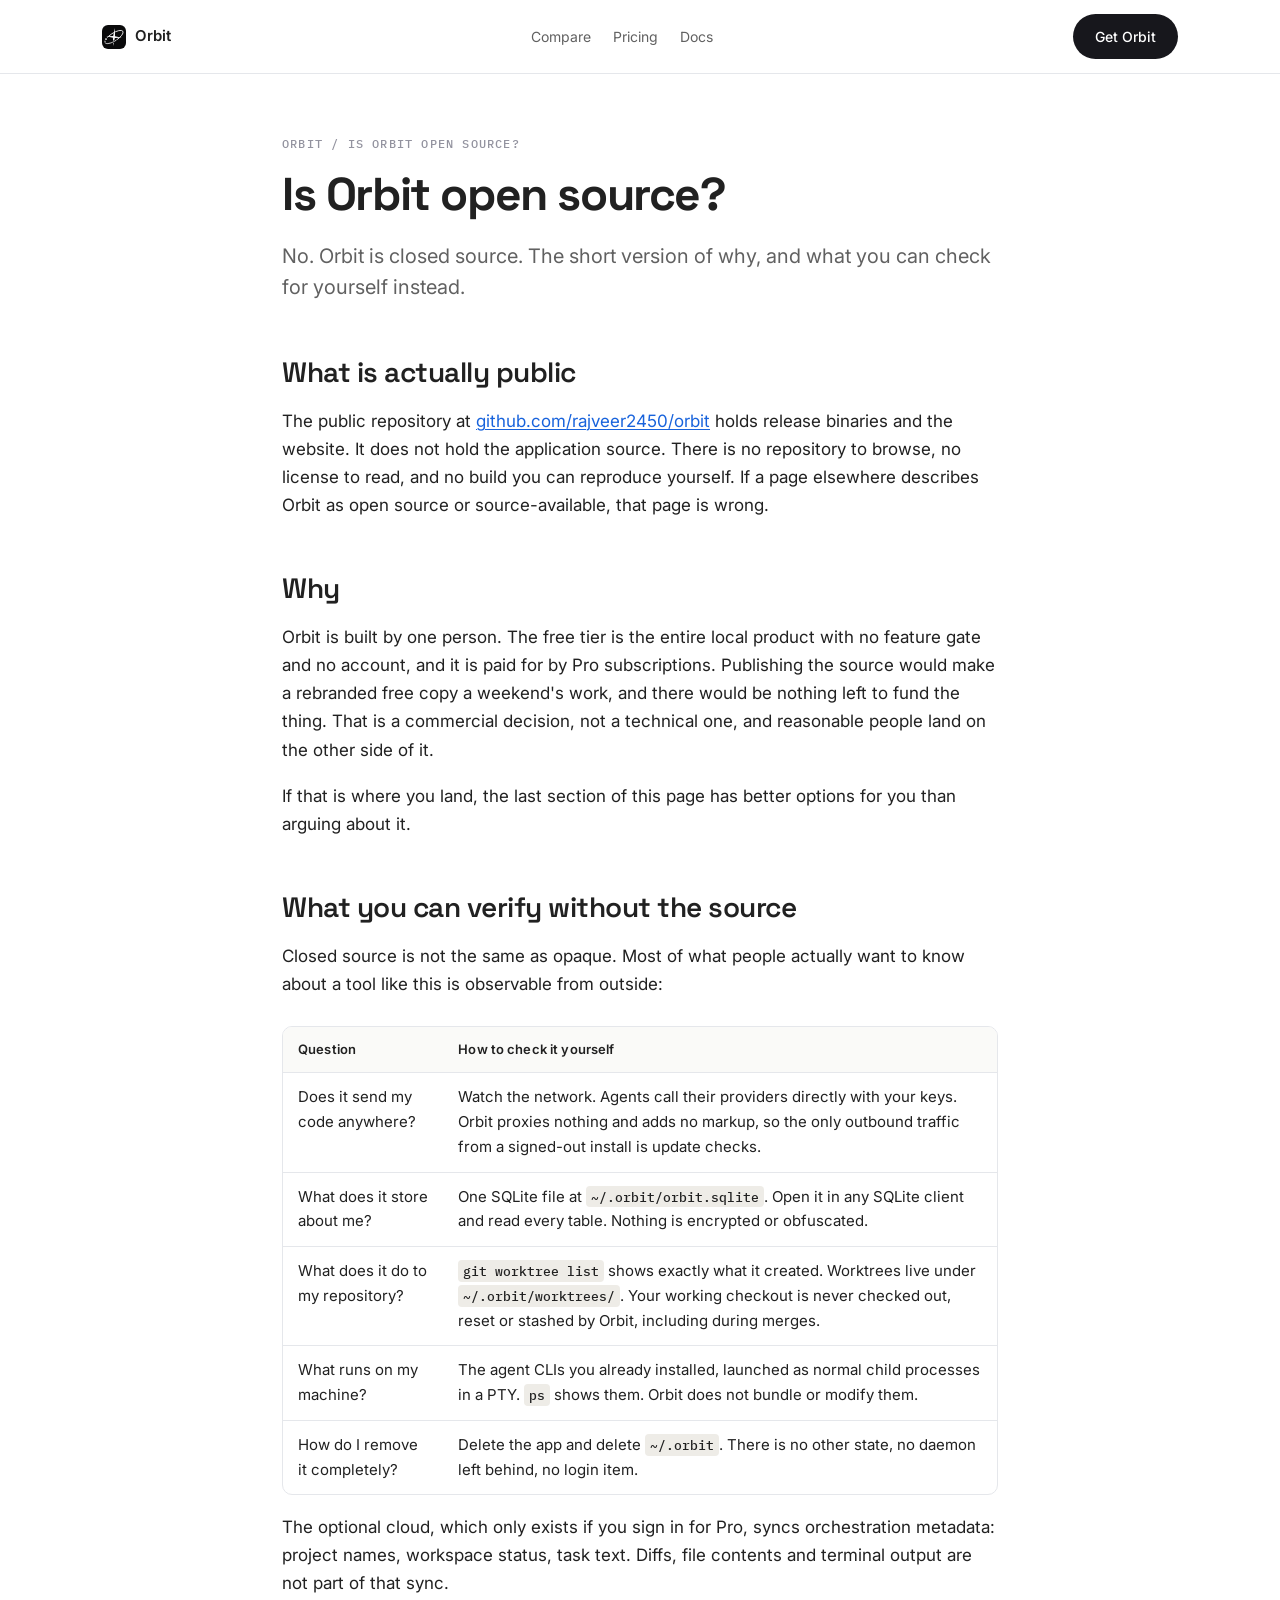
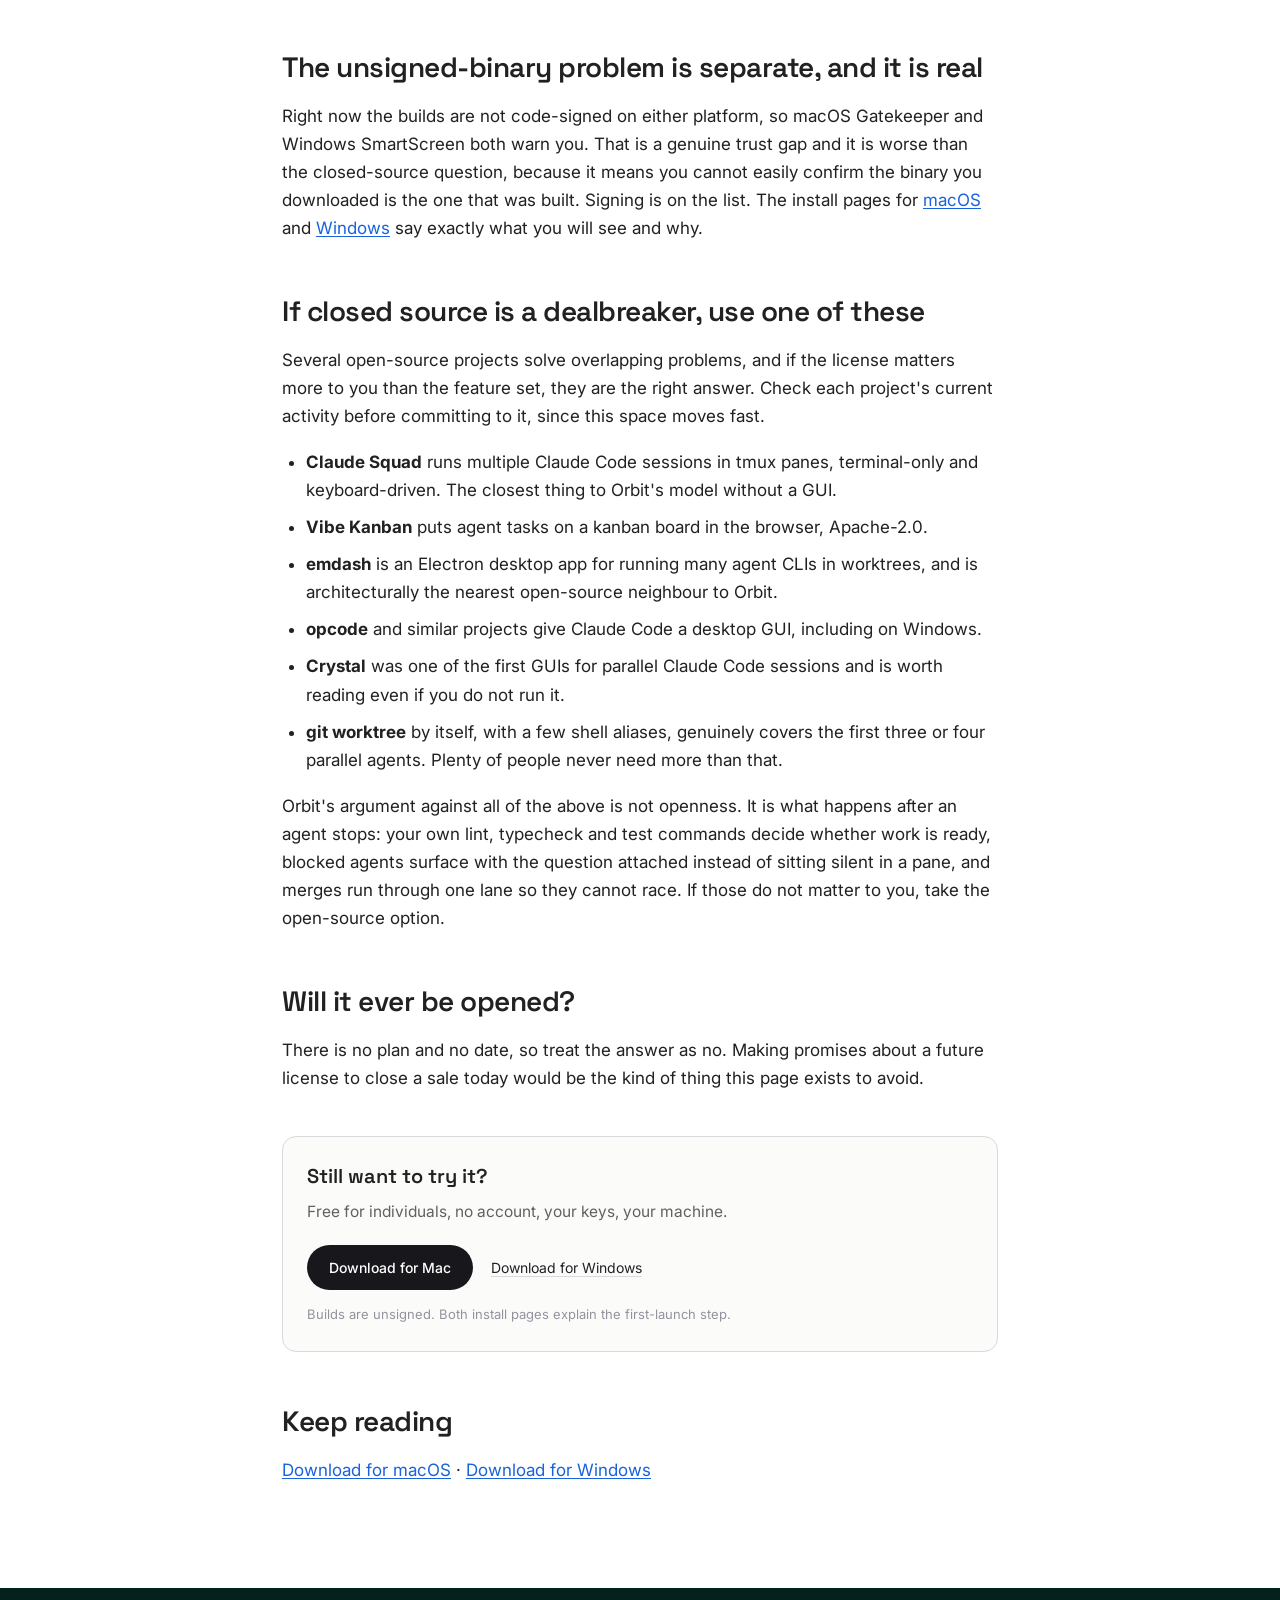
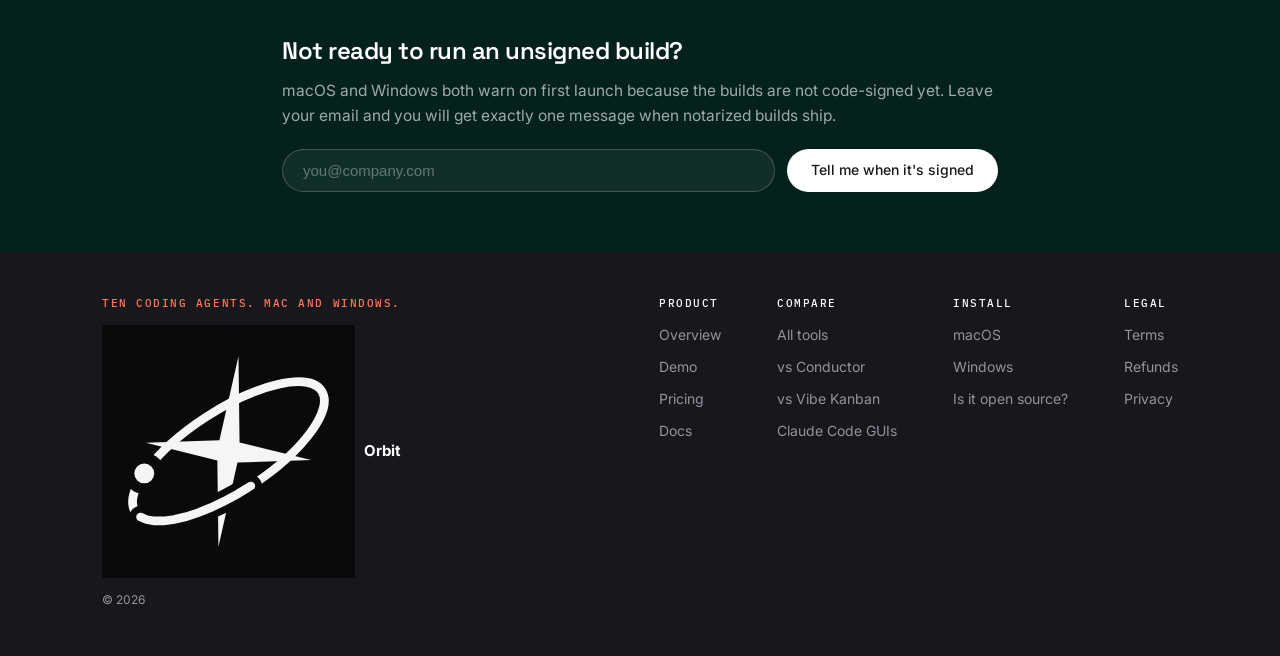
<file: open-source/index.html>
<!doctype html>
<html lang="en">
<head>
<meta charset="UTF-8">
<meta name="viewport" content="width=device-width,initial-scale=1">
<title>Is Orbit open source? No, and here is exactly what that means</title>
<meta name="description" content="Orbit is closed source. What that means for your code and your data, what you can verify yourself, and the open-source alternatives worth using if closed software is a dealbreaker.">
<link rel="canonical" href="https://getorbit.tech/open-source/">
<meta name="theme-color" content="#04211c">
<link rel="icon" type="image/svg+xml" href="/favicon.svg">
<meta property="og:type" content="article">
<meta property="og:site_name" content="Orbit">
<meta property="og:url" content="https://getorbit.tech/open-source/">
<meta property="og:title" content="Is Orbit open source?">
<meta property="og:description" content="Orbit is closed source. What that means for your code and your data, what you can verify yourself, and the open-source alternatives worth using if closed software is a dealbreaker.">
<meta property="og:image" content="https://getorbit.tech/og.png">
<meta property="og:image:width" content="1200">
<meta property="og:image:height" content="630">
<meta name="twitter:card" content="summary_large_image">
<meta name="twitter:title" content="Is Orbit open source?">
<meta name="twitter:description" content="Orbit is closed source. What that means for your code and your data, what you can verify yourself, and the open-source alternatives worth using if closed software is a dealbreaker.">
<meta name="twitter:image" content="https://getorbit.tech/og.png">
<link rel="preconnect" href="https://fonts.googleapis.com">
<link rel="preconnect" href="https://fonts.gstatic.com" crossorigin>
<link href="https://fonts.googleapis.com/css2?family=Inter:wght@400;500;600&family=IBM+Plex+Mono:wght@400;500&family=Space+Grotesk:wght@600;700&display=swap" rel="stylesheet">
<style>
*{margin:0;padding:0;box-sizing:border-box}
:root{--ink:#212121;--body:#616161;--mist:#93939f;--line:#e5e7eb;--hair:#d9d9dd;
--primary:#17171c;--band:#04211c;--stone:#eeece7;--coral:#ff7759;--action:#1863dc;--green:#003c33}
html{-webkit-text-size-adjust:100%}
body{background:#fff;color:var(--ink);font:400 17px/1.65 "Inter",ui-sans-serif,system-ui,sans-serif;
-webkit-font-smoothing:antialiased}
a{color:inherit}
main a{color:var(--action);text-decoration:underline;text-underline-offset:2px;text-decoration-thickness:1px}
main a:hover{text-decoration-thickness:2px}
code{font:500 .88em/1.5 "IBM Plex Mono",ui-monospace,Menlo,monospace;background:var(--stone);
padding:.14em .38em;border-radius:4px}
pre{background:var(--band);color:#e8f0ee;border-radius:10px;padding:18px 20px;overflow-x:auto;margin:26px 0}
pre code{background:none;padding:0;color:inherit;font-size:14px;line-height:1.7}

header.top{border-bottom:1px solid var(--line);position:sticky;top:0;background:rgba(255,255,255,.92);
backdrop-filter:blur(8px);z-index:10}
.topin{max-width:1120px;margin:0 auto;padding:14px 22px;display:flex;align-items:center;
justify-content:space-between;gap:16px}
.brand{display:flex;align-items:center;gap:9px;font-weight:600;font-size:15px;text-decoration:none}
.brand svg{width:24px;height:24px;border-radius:6px}
.topnav{display:flex;align-items:center;gap:22px;font-size:14px}
.topnav a{color:var(--body);text-decoration:none}
.topnav a:hover{color:var(--ink)}
.pill{display:inline-flex;align-items:center;gap:8px;background:var(--primary);color:#fff;
border-radius:999px;padding:11px 22px;font-size:14px;font-weight:500;text-decoration:none;
white-space:nowrap;transition:opacity .15s}
.pill:hover{opacity:.86}
.quiet{font-size:14px;color:var(--ink);text-decoration:underline;text-underline-offset:3px;
text-decoration-color:var(--hair)}

main{max-width:760px;margin:0 auto;padding:0 22px 40px}
.crumbs{font:500 12px/1 "IBM Plex Mono",monospace;letter-spacing:.1em;text-transform:uppercase;
color:var(--mist);padding:46px 0 0}
.crumbs a{color:var(--mist);text-decoration:none}
.crumbs a:hover{color:var(--ink)}
h1{font:700 46px/1.06 "Space Grotesk","Inter",sans-serif;letter-spacing:-1.4px;margin:20px 0 0}
.lede{font-size:20px;line-height:1.55;color:var(--body);margin:22px 0 0}
h2{font:600 28px/1.22 "Space Grotesk","Inter",sans-serif;letter-spacing:-.5px;margin:52px 0 0;
scroll-margin-top:80px}
h3{font:600 20px/1.3 "Space Grotesk","Inter",sans-serif;margin:34px 0 0}
main p{margin:18px 0 0;color:var(--ink)}
main ul,main ol{margin:18px 0 0;padding-left:24px}
main li{margin:9px 0;color:var(--ink)}
blockquote{margin:26px 0 0;padding:2px 0 2px 20px;border-left:3px solid var(--coral);color:var(--body)}
.note{margin:26px 0 0;background:var(--stone);border-radius:10px;padding:18px 20px;font-size:15.5px;
line-height:1.6;color:var(--ink)}
.tablewrap{overflow-x:auto;margin:28px 0 0;border:1px solid var(--line);border-radius:10px}
table{border-collapse:collapse;width:100%;font-size:15px;min-width:520px}
th,td{text-align:left;padding:12px 15px;border-bottom:1px solid var(--line);vertical-align:top}
th{background:#fafaf8;font-weight:600;font-size:13px;letter-spacing:.01em}
tbody tr:last-child td{border-bottom:none}
ol.steps{list-style:none;counter-reset:s;padding:0;margin:26px 0 0}
ol.steps li{counter-increment:s;position:relative;padding-left:44px;margin:20px 0}
ol.steps li::before{content:counter(s);position:absolute;left:0;top:1px;width:28px;height:28px;
border-radius:999px;background:var(--band);color:#fff;display:grid;place-items:center;
font:500 13px/1 "IBM Plex Mono",monospace}
ol.steps strong{display:block;font-weight:600}
ol.steps span{color:var(--body);font-size:15.5px}

.ctabox{margin:44px 0 0;border:1px solid var(--hair);border-radius:14px;padding:26px 24px;background:#fbfbfa}
.ctatitle{font:600 20px/1.3 "Space Grotesk",sans-serif;margin:0}
.ctabody{margin:10px 0 0;color:var(--body);font-size:15.5px}
.ctarow{margin:20px 0 0;display:flex;flex-wrap:wrap;align-items:center;gap:18px}
.ctafoot{margin:14px 0 0;font-size:13px;color:var(--mist)}

.capture{background:var(--band);color:#fff;margin-top:64px}
.capin{max-width:760px;margin:0 auto;padding:48px 22px}
.capture h2{color:#fff;margin:0;font-size:24px}
.capture p{color:rgba(255,255,255,.62);font-size:15.5px;margin:12px 0 0}
.capform{margin:20px 0 0;display:flex;flex-wrap:wrap;gap:12px}
.capform input{flex:1 1 240px;min-width:0;background:rgba(255,255,255,.06);
border:1px solid rgba(255,255,255,.2);border-radius:999px;padding:12px 20px;color:#fff;font-size:15px}
.capform input::placeholder{color:rgba(255,255,255,.35)}
.capform input:focus{outline:none;border-color:rgba(255,255,255,.45)}
.capform button{background:#fff;color:var(--primary);border:0;border-radius:999px;padding:12px 24px;
font:500 14px/1 "Inter",sans-serif;cursor:pointer}
.capmsg{margin:12px 0 0;font-size:14px;color:#5ad19a}

footer.bot{background:var(--primary);color:#fff;padding:46px 0}
.botin{max-width:1120px;margin:0 auto;padding:0 22px;display:flex;flex-wrap:wrap;gap:40px;
justify-content:space-between}
footer.bot p.tag{font:500 11px/1 "IBM Plex Mono",monospace;letter-spacing:.14em;text-transform:uppercase;
color:var(--coral)}
.botcol h4{font:500 11px/1 "IBM Plex Mono",monospace;letter-spacing:.14em;text-transform:uppercase;
margin-bottom:14px}
.botcol a{display:block;color:var(--mist);font-size:14px;text-decoration:none;margin:9px 0}
.botcol a:hover{color:#fff}
.botcols{display:flex;flex-wrap:wrap;gap:40px 56px}

@media(max-width:640px){
h1{font-size:34px;letter-spacing:-.9px}
.lede{font-size:18px}
h2{font-size:24px}
body{font-size:16px}
.topnav{display:none}
}
</style>
<script type="application/ld+json">{"@context":"https://schema.org","@graph":[{"@type":"BreadcrumbList","itemListElement":[{"@type":"ListItem","position":1,"name":"Orbit","item":"https://getorbit.tech/"},{"@type":"ListItem","position":2,"name":"Is Orbit open source?","item":"https://getorbit.tech/open-source/"}]},{"@type":"FAQPage","mainEntity":[{"@type":"Question","name":"Is Orbit open source?","acceptedAnswer":{"@type":"Answer","text":"No. Orbit is closed source. The public GitHub repository carries release binaries and the website, not the source code. Orbit is local-first and free for individuals, but the source is not published."}},{"@type":"Question","name":"Does Orbit send my source code anywhere?","acceptedAnswer":{"@type":"Answer","text":"No. Agents call their AI providers directly with your own API keys and Orbit never proxies those requests. Projects, workspaces and tasks live in a SQLite file at ~/.orbit/orbit.sqlite on your machine. The optional cloud syncs orchestration metadata only, and only if you sign in."}}]}]}</script>
</head>
<body>
<header class="top"><div class="topin">
  <a class="brand" href="/"><svg xmlns="http://www.w3.org/2000/svg" viewBox="0 0 28 28" aria-hidden="true"><rect width="28" height="28" fill="#0a0a0b"/><defs><mask id="m"><rect width="28" height="28" fill="#fff"/><path d="M 16.48 17.82 L 15.02 18.71 L 13.54 19.51 L 12.07 20.21 L 10.64 20.79 L 9.27 21.23 L 7.99 21.53 L 6.83 21.69 L 5.81 21.69 L 4.96 21.55 L 4.27 21.26" fill="none" stroke="#000" stroke-linecap="round" stroke-width="2.47"/><circle cx="4.68" cy="16.43" r="2.3" fill="#000"/></mask></defs><g mask="url(#m)"><ellipse cx="14" cy="14" rx="12.3" ry="4.55" fill="none" stroke="#f5f5f7" stroke-width=".95" transform="rotate(-33 14 14)"/><polygon points="15.11,3.46 15.23,13.00 23.15,14.96 15.00,15.23 12.89,24.54 12.77,15.00 4.85,13.04 13.00,12.77" fill="#f5f5f7"/></g><path d="M 16.48 17.82 L 15.02 18.71 L 13.54 19.51 L 12.07 20.21 L 10.64 20.79 L 9.27 21.23 L 7.99 21.53 L 6.83 21.69 L 5.81 21.69 L 4.96 21.55 L 4.27 21.26" fill="none" stroke="#f5f5f7" stroke-width=".95" stroke-linecap="round"/><circle cx="4.68" cy="16.43" r="1.1" fill="#f5f5f7"/></svg><span>Orbit</span></a>
  <nav class="topnav">
    <a href="/run-multiple-ai-coding-agents/">Compare</a>
    <a href="/#pricing">Pricing</a>
    <a href="/docs/">Docs</a>
  </nav>
  <a class="pill" href="/" data-dl="home">Get Orbit</a>
</div></header>

<main>
  <p class="crumbs"><a href="/">Orbit</a> / Is Orbit open source?</p>
  <h1>Is Orbit open source?</h1>
  <p class="lede">No. Orbit is closed source. The short version of why, and what you can check for yourself instead.</p>
<h2 id="what-is-actually-public">What is actually public</h2>
<p>The public repository at <a href="https://github.com/rajveer2450/orbit" rel="noopener">github.com/rajveer2450/orbit</a> holds release binaries and the website. It does not hold the application source. There is no repository to browse, no license to read, and no build you can reproduce yourself. If a page elsewhere describes Orbit as open source or source-available, that page is wrong.</p>
<h2 id="why">Why</h2>
<p>Orbit is built by one person. The free tier is the entire local product with no feature gate and no account, and it is paid for by Pro subscriptions. Publishing the source would make a rebranded free copy a weekend's work, and there would be nothing left to fund the thing. That is a commercial decision, not a technical one, and reasonable people land on the other side of it.</p>
<p>If that is where you land, the last section of this page has better options for you than arguing about it.</p>
<h2 id="what-you-can-verify-without-the-source">What you can verify without the source</h2>
<p>Closed source is not the same as opaque. Most of what people actually want to know about a tool like this is observable from outside:</p>

    <div class="tablewrap">
      <table>
        <thead><tr><th>Question</th><th>How to check it yourself</th></tr></thead>
        <tbody><tr><td>Does it send my code anywhere?</td><td>Watch the network. Agents call their providers directly with your keys. Orbit proxies nothing and adds no markup, so the only outbound traffic from a signed-out install is update checks.</td></tr><tr><td>What does it store about me?</td><td>One SQLite file at <code>~/.orbit/orbit.sqlite</code>. Open it in any SQLite client and read every table. Nothing is encrypted or obfuscated.</td></tr><tr><td>What does it do to my repository?</td><td><code>git worktree list</code> shows exactly what it created. Worktrees live under <code>~/.orbit/worktrees/</code>. Your working checkout is never checked out, reset or stashed by Orbit, including during merges.</td></tr><tr><td>What runs on my machine?</td><td>The agent CLIs you already installed, launched as normal child processes in a PTY. <code>ps</code> shows them. Orbit does not bundle or modify them.</td></tr><tr><td>How do I remove it completely?</td><td>Delete the app and delete <code>~/.orbit</code>. There is no other state, no daemon left behind, no login item.</td></tr></tbody>
      </table>
    </div>
<p>The optional cloud, which only exists if you sign in for Pro, syncs orchestration metadata: project names, workspace status, task text. Diffs, file contents and terminal output are not part of that sync.</p>
<h2 id="the-unsigned-binary-problem-is-separate-and-it-is-real">The unsigned-binary problem is separate, and it is real</h2>
<p>Right now the builds are not code-signed on either platform, so macOS Gatekeeper and Windows SmartScreen both warn you. That is a genuine trust gap and it is worse than the closed-source question, because it means you cannot easily confirm the binary you downloaded is the one that was built. Signing is on the list. The install pages for <a href="/download/mac/">macOS</a> and <a href="/download/windows/">Windows</a> say exactly what you will see and why.</p>
<h2 id="if-closed-source-is-a-dealbreaker-use-one-of-these">If closed source is a dealbreaker, use one of these</h2>
<p>Several open-source projects solve overlapping problems, and if the license matters more to you than the feature set, they are the right answer. Check each project's current activity before committing to it, since this space moves fast.</p>
<ul><li><strong>Claude Squad</strong> runs multiple Claude Code sessions in tmux panes, terminal-only and keyboard-driven. The closest thing to Orbit's model without a GUI.</li><li><strong>Vibe Kanban</strong> puts agent tasks on a kanban board in the browser, Apache-2.0.</li><li><strong>emdash</strong> is an Electron desktop app for running many agent CLIs in worktrees, and is architecturally the nearest open-source neighbour to Orbit.</li><li><strong>opcode</strong> and similar projects give Claude Code a desktop GUI, including on Windows.</li><li><strong>Crystal</strong> was one of the first GUIs for parallel Claude Code sessions and is worth reading even if you do not run it.</li><li><strong>git worktree</strong> by itself, with a few shell aliases, genuinely covers the first three or four parallel agents. Plenty of people never need more than that.</li></ul>
<p>Orbit's argument against all of the above is not openness. It is what happens after an agent stops: your own lint, typecheck and test commands decide whether work is ready, blocked agents surface with the question attached instead of sitting silent in a pane, and merges run through one lane so they cannot race. If those do not matter to you, take the open-source option.</p>
<h2 id="will-it-ever-be-opened">Will it ever be opened?</h2>
<p>There is no plan and no date, so treat the answer as no. Making promises about a future license to close a sale today would be the kind of thing this page exists to avoid.</p>

    <div class="ctabox">
      <p class="ctatitle">Still want to try it?</p>
      <p class="ctabody">Free for individuals, no account, your keys, your machine.</p>
      <div class="ctarow">
        <a class="pill" href="https://github.com/rajveer2450/orbit/releases/latest/download/ORBIT-mac-arm64.dmg" data-dl="mac">Download for Mac</a>
        <a class="quiet" href="https://github.com/rajveer2450/orbit/releases/latest/download/ORBIT-windows-x64-setup.exe" data-dl="windows">Download for Windows</a>
      </div>
      <p class="ctafoot">Builds are unsigned. Both install pages explain the first-launch step.</p>
    </div>
  <h2 id="keep-reading">Keep reading</h2><p class="related"><a href="/download/mac/">Download for macOS</a> · <a href="/download/windows/">Download for Windows</a></p>
</main>

<section class="capture"><div class="capin">
  <h2>Not ready to run an unsigned build?</h2>
  <p>macOS and Windows both warn on first launch because the builds are not code-signed yet. Leave your email and you will get exactly one message when notarized builds ship.</p>
  <form class="capform" id="cap">
    <label for="capemail" style="position:absolute;left:-9999px">Email address</label>
    <input id="capemail" type="email" required placeholder="you@company.com" autocomplete="email">
    <button type="submit">Tell me when it's signed</button>
  </form>
  <p class="capmsg" id="capmsg"></p>
</div></section>

<footer class="bot"><div class="botin">
  <div>
    <p class="tag">Ten coding agents. Mac and Windows.</p>
    <div style="display:flex;align-items:center;gap:9px;margin-top:16px"><svg xmlns="http://www.w3.org/2000/svg" viewBox="0 0 28 28" aria-hidden="true"><rect width="28" height="28" fill="#0a0a0b"/><defs><mask id="m"><rect width="28" height="28" fill="#fff"/><path d="M 16.48 17.82 L 15.02 18.71 L 13.54 19.51 L 12.07 20.21 L 10.64 20.79 L 9.27 21.23 L 7.99 21.53 L 6.83 21.69 L 5.81 21.69 L 4.96 21.55 L 4.27 21.26" fill="none" stroke="#000" stroke-linecap="round" stroke-width="2.47"/><circle cx="4.68" cy="16.43" r="2.3" fill="#000"/></mask></defs><g mask="url(#m)"><ellipse cx="14" cy="14" rx="12.3" ry="4.55" fill="none" stroke="#f5f5f7" stroke-width=".95" transform="rotate(-33 14 14)"/><polygon points="15.11,3.46 15.23,13.00 23.15,14.96 15.00,15.23 12.89,24.54 12.77,15.00 4.85,13.04 13.00,12.77" fill="#f5f5f7"/></g><path d="M 16.48 17.82 L 15.02 18.71 L 13.54 19.51 L 12.07 20.21 L 10.64 20.79 L 9.27 21.23 L 7.99 21.53 L 6.83 21.69 L 5.81 21.69 L 4.96 21.55 L 4.27 21.26" fill="none" stroke="#f5f5f7" stroke-width=".95" stroke-linecap="round"/><circle cx="4.68" cy="16.43" r="1.1" fill="#f5f5f7"/></svg><strong style="font-size:15px">Orbit</strong></div>
    <p style="margin-top:12px;font-size:12px;color:var(--mist)">© 2026</p>
  </div>
  <div class="botcols">
    <div class="botcol"><h4>Product</h4>
      <a href="/">Overview</a><a href="/#demo">Demo</a><a href="/#pricing">Pricing</a><a href="/docs/">Docs</a>
    </div>
    <div class="botcol"><h4>Compare</h4>
      <a href="/run-multiple-ai-coding-agents/">All tools</a><a href="/alternatives/conductor/">vs Conductor</a><a href="/alternatives/vibe-kanban/">vs Vibe Kanban</a><a href="/claude-code-gui/">Claude Code GUIs</a>
    </div>
    <div class="botcol"><h4>Install</h4>
      <a href="/download/mac/">macOS</a><a href="/download/windows/">Windows</a><a href="/open-source/">Is it open source?</a>
    </div>
    <div class="botcol"><h4>Legal</h4>
      <a href="/terms.html">Terms</a><a href="/refunds.html">Refunds</a><a href="/privacy.html">Privacy</a>
    </div>
  </div>
</div></footer>
<script>
!function(t,e){var o,n,p,r;e.__SV||(window.posthog=e,e._i=[],e.init=function(i,s,a){function g(t,e){var o=e.split(".");2==o.length&&(t=t[o[0]],e=o[1]),t[e]=function(){t.push([e].concat(Array.prototype.slice.call(arguments,0)))}}(p=t.createElement("script")).type="text/javascript",p.async=!0,p.src=s.api_host+"/static/array.js",(r=t.getElementsByTagName("script")[0]).parentNode.insertBefore(p,r);var u=e;for(void 0!==a?u=e[a]=[]:a="posthog",u.people=u.people||[],u.toString=function(t){var e="posthog";return"posthog"!==a&&(e+="."+a),t||(e+=" (stub)"),e},u.people.toString=function(){return u.toString(1)+".people (stub)"},o="capture identify alias people.set people.set_once set_config register register_once unregister opt_out_capturing has_opted_out_capturing opt_in_capturing reset isFeatureEnabled onFeatureFlags getFeatureFlag getFeatureFlagPayload reloadFeatureFlags group updateEarlyAccessFeatureEnrollment getEarlyAccessFeatures getActiveMatchingSurveys getSurveys".split(" "),n=0;n<o.length;n++)g(u,o[n]);e._i.push([i,s,a])},e.__SV=1)}(document,window.posthog||[]);
posthog.init("phc_r5TmQjBoE8czkSPHNvykzGKSmrGYi8G2rMXUnZx3nTuL",{api_host:"https://us.i.posthog.com",persistence:"memory",autocapture:!1,disable_session_recording:!0,respect_dnt:!0});
document.addEventListener("click",function(e){
  var a=e.target.closest("[data-dl]");
  if(a&&window.posthog)posthog.capture("download_clicked",{platform:a.getAttribute("data-dl"),location:"content_page",page:location.pathname});
});
var f=document.getElementById("cap");
if(f)f.addEventListener("submit",function(e){
  e.preventDefault();
  var em=f.querySelector("input").value,msg=document.getElementById("capmsg");
  var q=new URLSearchParams(location.search),att={referrer:document.referrer||""};
  ["utm_source","utm_medium","utm_campaign","utm_content","ref"].forEach(function(k){if(q.get(k))att[k]=q.get(k)});
  fetch("https://orbit-api-lxuvpz5gta-uc.a.run.app"+"/api/leads",{method:"POST",headers:{"Content-Type":"application/json"},
    body:JSON.stringify({email:em,source:"content-page",attribution:att})})
    .then(function(r){
      if(!r.ok)throw 0;
      msg.textContent="Done. One email when the signed builds are out, and nothing else.";
      f.style.display="none";
      if(window.posthog)posthog.capture("lead_captured",{source:"content-page",page:location.pathname});
    })
    .catch(function(){msg.style.color="#ffad9b";msg.textContent="That did not go through. Email rajveerpatel.2450@gmail.com and you will be added by hand."});
});
</script>
</body>
</html>
</file>
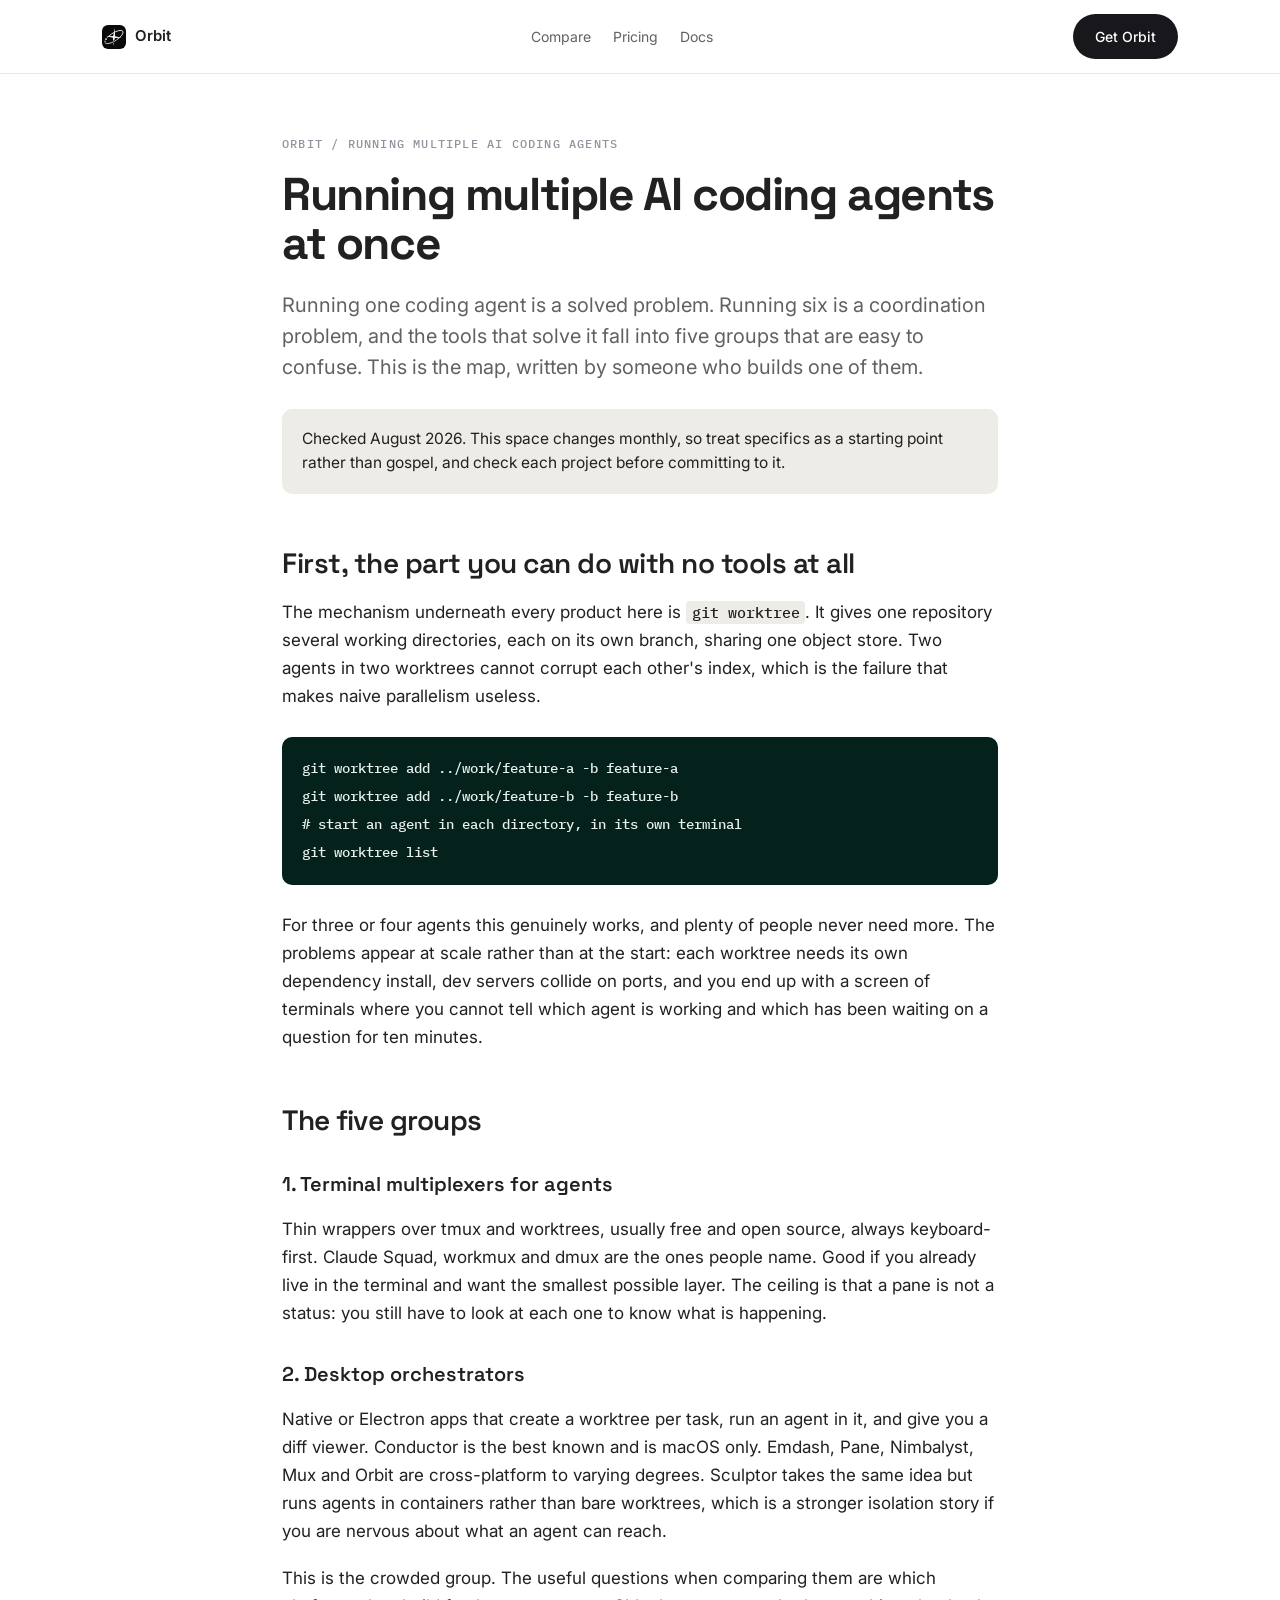
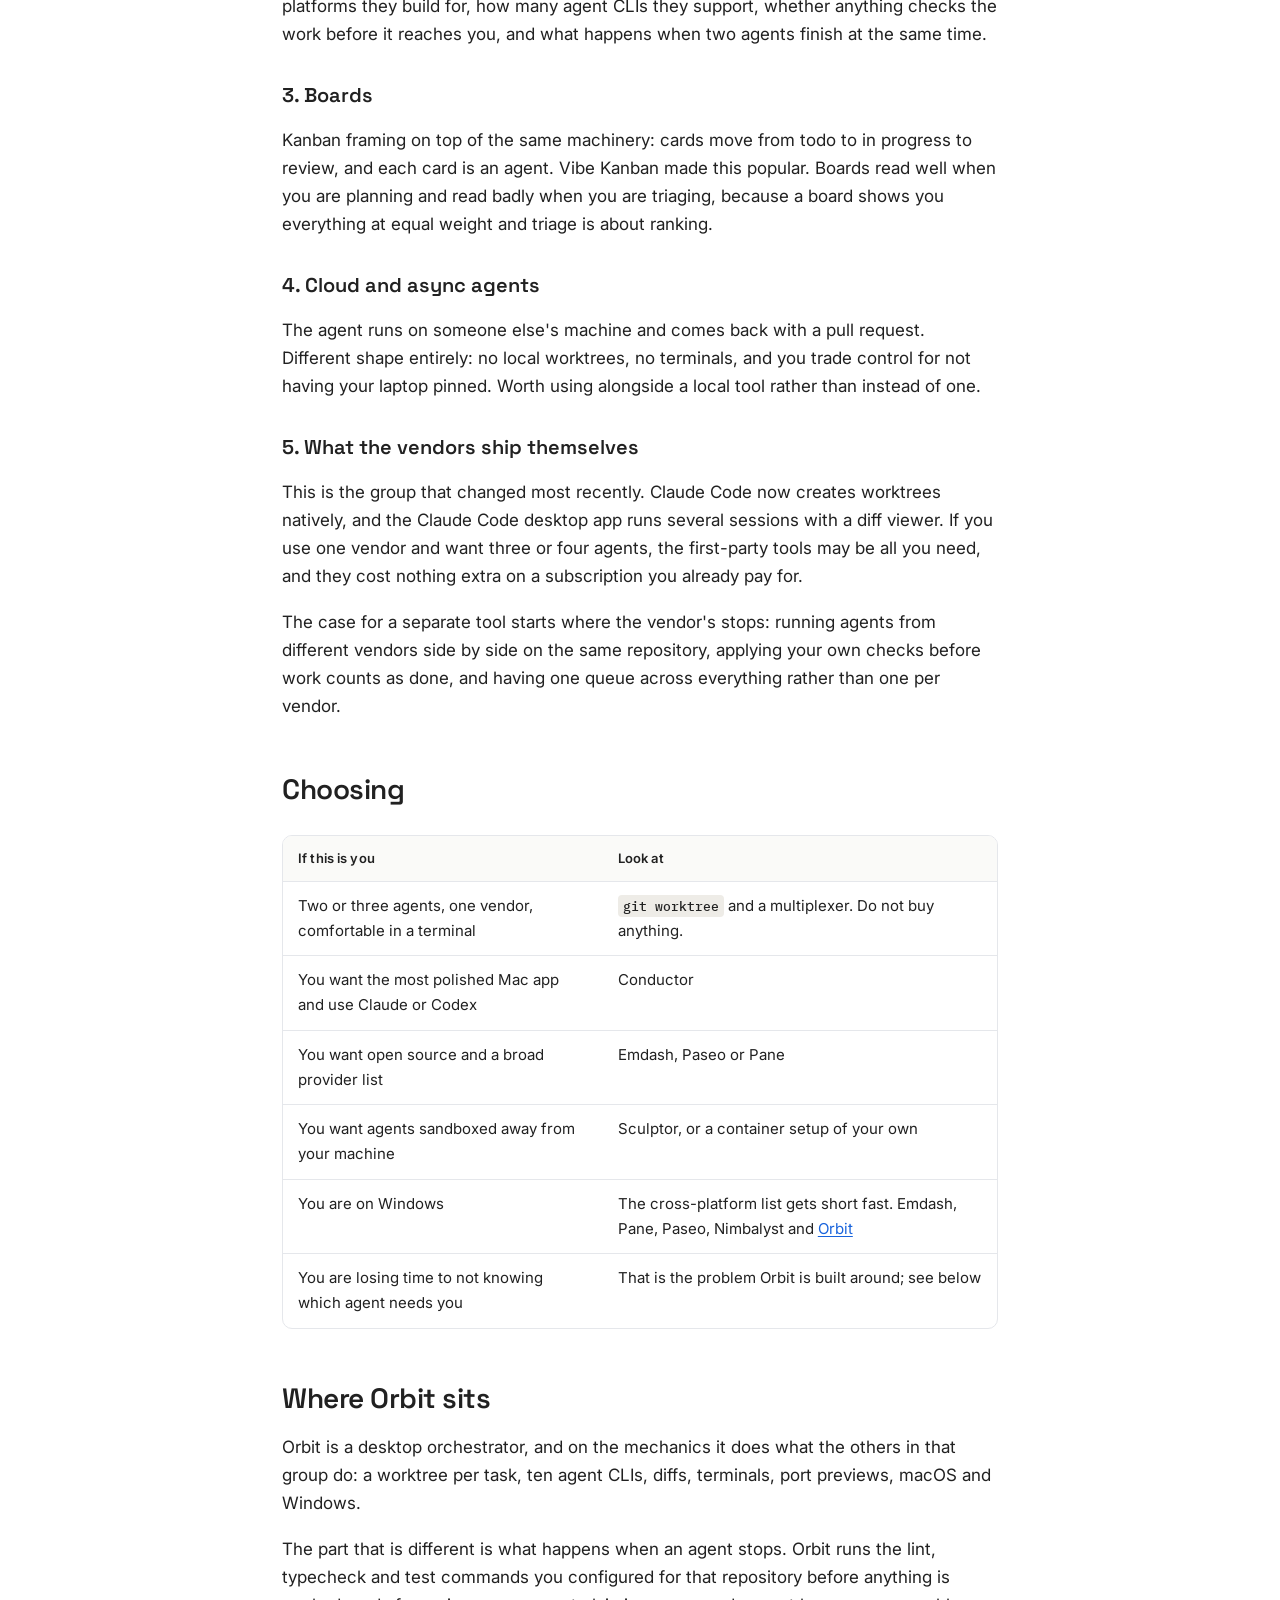
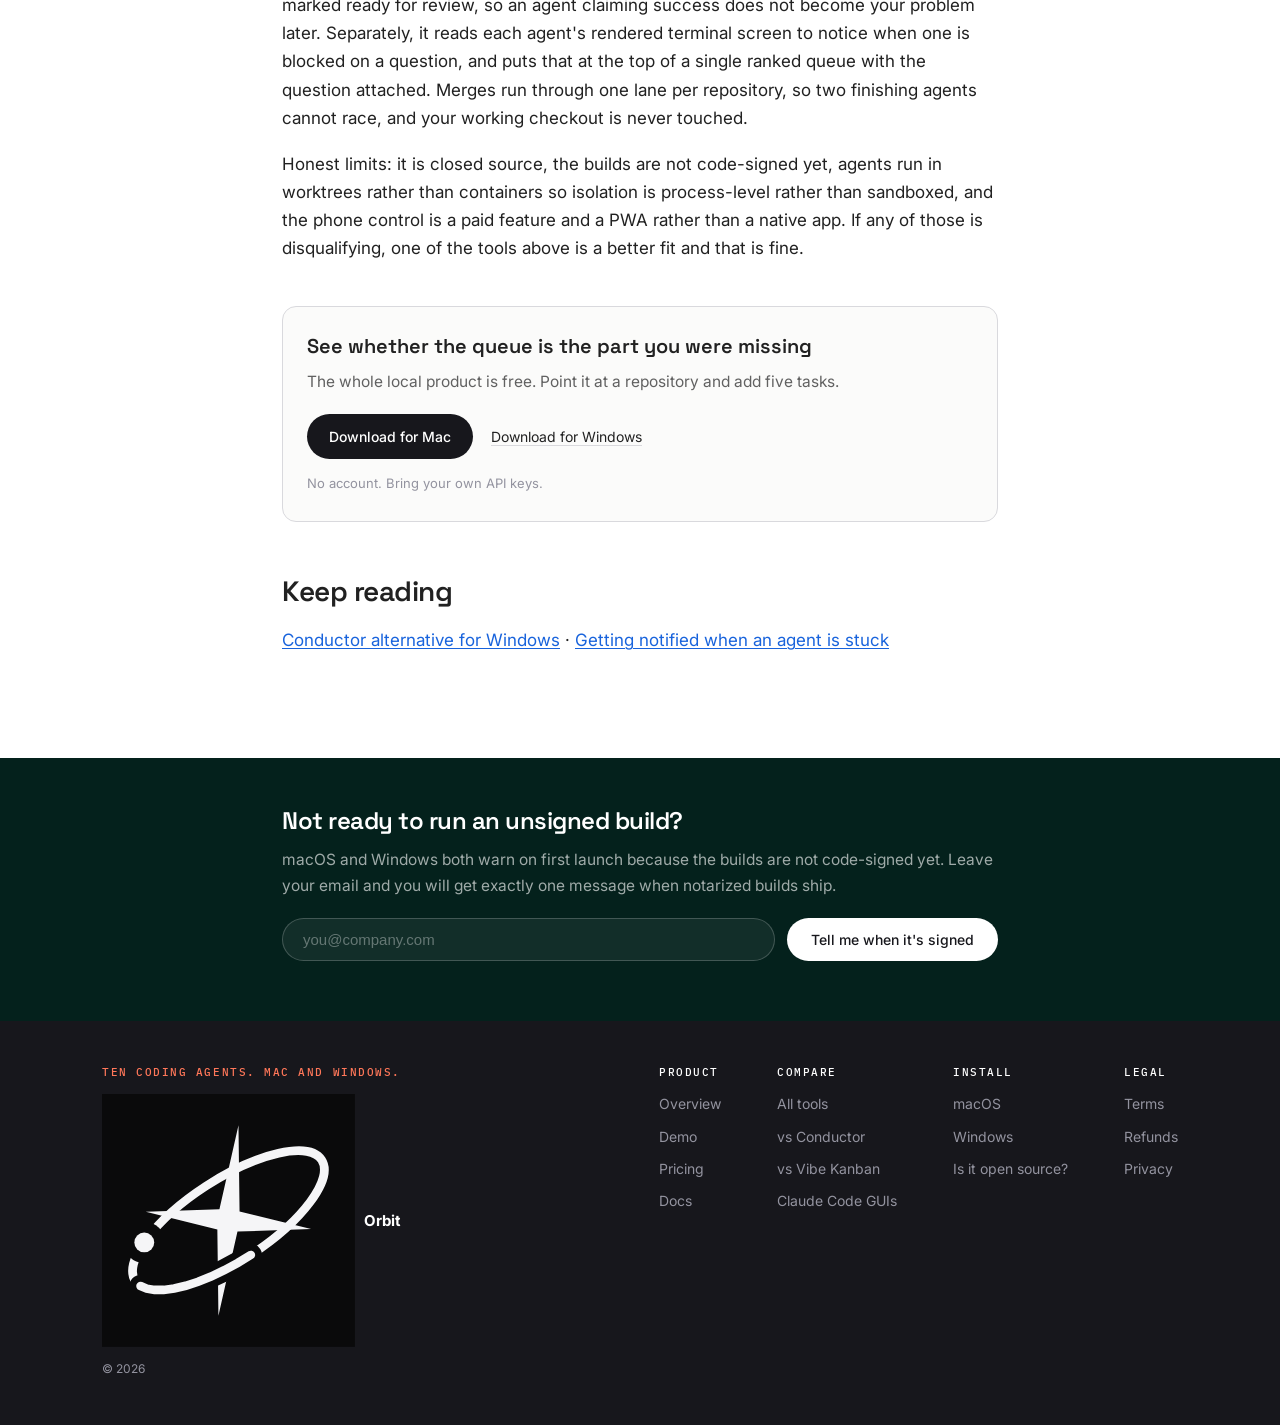
<file: run-multiple-ai-coding-agents/index.html>
<!doctype html>
<html lang="en">
<head>
<meta charset="UTF-8">
<meta name="viewport" content="width=device-width,initial-scale=1">
<title>How to run multiple AI coding agents at once, and the tools that help</title>
<meta name="description" content="A map of the tools for running several AI coding agents in parallel: terminal multiplexers, desktop orchestrators, kanban boards, cloud agents and native vendor features. What each is good at, as of August 2026.">
<link rel="canonical" href="https://getorbit.tech/run-multiple-ai-coding-agents/">
<meta name="theme-color" content="#04211c">
<link rel="icon" type="image/svg+xml" href="/favicon.svg">
<meta property="og:type" content="article">
<meta property="og:site_name" content="Orbit">
<meta property="og:url" content="https://getorbit.tech/run-multiple-ai-coding-agents/">
<meta property="og:title" content="Running multiple AI coding agents at once">
<meta property="og:description" content="A map of the tools for running several AI coding agents in parallel: terminal multiplexers, desktop orchestrators, kanban boards, cloud agents and native vendor features. What each is good at, as of August 2026.">
<meta property="og:image" content="https://getorbit.tech/og.png">
<meta property="og:image:width" content="1200">
<meta property="og:image:height" content="630">
<meta name="twitter:card" content="summary_large_image">
<meta name="twitter:title" content="Running multiple AI coding agents at once">
<meta name="twitter:description" content="A map of the tools for running several AI coding agents in parallel: terminal multiplexers, desktop orchestrators, kanban boards, cloud agents and native vendor features. What each is good at, as of August 2026.">
<meta name="twitter:image" content="https://getorbit.tech/og.png">
<link rel="preconnect" href="https://fonts.googleapis.com">
<link rel="preconnect" href="https://fonts.gstatic.com" crossorigin>
<link href="https://fonts.googleapis.com/css2?family=Inter:wght@400;500;600&family=IBM+Plex+Mono:wght@400;500&family=Space+Grotesk:wght@600;700&display=swap" rel="stylesheet">
<style>
*{margin:0;padding:0;box-sizing:border-box}
:root{--ink:#212121;--body:#616161;--mist:#93939f;--line:#e5e7eb;--hair:#d9d9dd;
--primary:#17171c;--band:#04211c;--stone:#eeece7;--coral:#ff7759;--action:#1863dc;--green:#003c33}
html{-webkit-text-size-adjust:100%}
body{background:#fff;color:var(--ink);font:400 17px/1.65 "Inter",ui-sans-serif,system-ui,sans-serif;
-webkit-font-smoothing:antialiased}
a{color:inherit}
main a{color:var(--action);text-decoration:underline;text-underline-offset:2px;text-decoration-thickness:1px}
main a:hover{text-decoration-thickness:2px}
code{font:500 .88em/1.5 "IBM Plex Mono",ui-monospace,Menlo,monospace;background:var(--stone);
padding:.14em .38em;border-radius:4px}
pre{background:var(--band);color:#e8f0ee;border-radius:10px;padding:18px 20px;overflow-x:auto;margin:26px 0}
pre code{background:none;padding:0;color:inherit;font-size:14px;line-height:1.7}

header.top{border-bottom:1px solid var(--line);position:sticky;top:0;background:rgba(255,255,255,.92);
backdrop-filter:blur(8px);z-index:10}
.topin{max-width:1120px;margin:0 auto;padding:14px 22px;display:flex;align-items:center;
justify-content:space-between;gap:16px}
.brand{display:flex;align-items:center;gap:9px;font-weight:600;font-size:15px;text-decoration:none}
.brand svg{width:24px;height:24px;border-radius:6px}
.topnav{display:flex;align-items:center;gap:22px;font-size:14px}
.topnav a{color:var(--body);text-decoration:none}
.topnav a:hover{color:var(--ink)}
.pill{display:inline-flex;align-items:center;gap:8px;background:var(--primary);color:#fff;
border-radius:999px;padding:11px 22px;font-size:14px;font-weight:500;text-decoration:none;
white-space:nowrap;transition:opacity .15s}
.pill:hover{opacity:.86}
.quiet{font-size:14px;color:var(--ink);text-decoration:underline;text-underline-offset:3px;
text-decoration-color:var(--hair)}

main{max-width:760px;margin:0 auto;padding:0 22px 40px}
.crumbs{font:500 12px/1 "IBM Plex Mono",monospace;letter-spacing:.1em;text-transform:uppercase;
color:var(--mist);padding:46px 0 0}
.crumbs a{color:var(--mist);text-decoration:none}
.crumbs a:hover{color:var(--ink)}
h1{font:700 46px/1.06 "Space Grotesk","Inter",sans-serif;letter-spacing:-1.4px;margin:20px 0 0}
.lede{font-size:20px;line-height:1.55;color:var(--body);margin:22px 0 0}
h2{font:600 28px/1.22 "Space Grotesk","Inter",sans-serif;letter-spacing:-.5px;margin:52px 0 0;
scroll-margin-top:80px}
h3{font:600 20px/1.3 "Space Grotesk","Inter",sans-serif;margin:34px 0 0}
main p{margin:18px 0 0;color:var(--ink)}
main ul,main ol{margin:18px 0 0;padding-left:24px}
main li{margin:9px 0;color:var(--ink)}
blockquote{margin:26px 0 0;padding:2px 0 2px 20px;border-left:3px solid var(--coral);color:var(--body)}
.note{margin:26px 0 0;background:var(--stone);border-radius:10px;padding:18px 20px;font-size:15.5px;
line-height:1.6;color:var(--ink)}
.tablewrap{overflow-x:auto;margin:28px 0 0;border:1px solid var(--line);border-radius:10px}
table{border-collapse:collapse;width:100%;font-size:15px;min-width:520px}
th,td{text-align:left;padding:12px 15px;border-bottom:1px solid var(--line);vertical-align:top}
th{background:#fafaf8;font-weight:600;font-size:13px;letter-spacing:.01em}
tbody tr:last-child td{border-bottom:none}
ol.steps{list-style:none;counter-reset:s;padding:0;margin:26px 0 0}
ol.steps li{counter-increment:s;position:relative;padding-left:44px;margin:20px 0}
ol.steps li::before{content:counter(s);position:absolute;left:0;top:1px;width:28px;height:28px;
border-radius:999px;background:var(--band);color:#fff;display:grid;place-items:center;
font:500 13px/1 "IBM Plex Mono",monospace}
ol.steps strong{display:block;font-weight:600}
ol.steps span{color:var(--body);font-size:15.5px}

.ctabox{margin:44px 0 0;border:1px solid var(--hair);border-radius:14px;padding:26px 24px;background:#fbfbfa}
.ctatitle{font:600 20px/1.3 "Space Grotesk",sans-serif;margin:0}
.ctabody{margin:10px 0 0;color:var(--body);font-size:15.5px}
.ctarow{margin:20px 0 0;display:flex;flex-wrap:wrap;align-items:center;gap:18px}
.ctafoot{margin:14px 0 0;font-size:13px;color:var(--mist)}

.capture{background:var(--band);color:#fff;margin-top:64px}
.capin{max-width:760px;margin:0 auto;padding:48px 22px}
.capture h2{color:#fff;margin:0;font-size:24px}
.capture p{color:rgba(255,255,255,.62);font-size:15.5px;margin:12px 0 0}
.capform{margin:20px 0 0;display:flex;flex-wrap:wrap;gap:12px}
.capform input{flex:1 1 240px;min-width:0;background:rgba(255,255,255,.06);
border:1px solid rgba(255,255,255,.2);border-radius:999px;padding:12px 20px;color:#fff;font-size:15px}
.capform input::placeholder{color:rgba(255,255,255,.35)}
.capform input:focus{outline:none;border-color:rgba(255,255,255,.45)}
.capform button{background:#fff;color:var(--primary);border:0;border-radius:999px;padding:12px 24px;
font:500 14px/1 "Inter",sans-serif;cursor:pointer}
.capmsg{margin:12px 0 0;font-size:14px;color:#5ad19a}

footer.bot{background:var(--primary);color:#fff;padding:46px 0}
.botin{max-width:1120px;margin:0 auto;padding:0 22px;display:flex;flex-wrap:wrap;gap:40px;
justify-content:space-between}
footer.bot p.tag{font:500 11px/1 "IBM Plex Mono",monospace;letter-spacing:.14em;text-transform:uppercase;
color:var(--coral)}
.botcol h4{font:500 11px/1 "IBM Plex Mono",monospace;letter-spacing:.14em;text-transform:uppercase;
margin-bottom:14px}
.botcol a{display:block;color:var(--mist);font-size:14px;text-decoration:none;margin:9px 0}
.botcol a:hover{color:#fff}
.botcols{display:flex;flex-wrap:wrap;gap:40px 56px}

@media(max-width:640px){
h1{font-size:34px;letter-spacing:-.9px}
.lede{font-size:18px}
h2{font-size:24px}
body{font-size:16px}
.topnav{display:none}
}
</style>
<script type="application/ld+json">{"@context":"https://schema.org","@graph":[{"@type":"BreadcrumbList","itemListElement":[{"@type":"ListItem","position":1,"name":"Orbit","item":"https://getorbit.tech/"},{"@type":"ListItem","position":2,"name":"Running multiple AI coding agents","item":"https://getorbit.tech/run-multiple-ai-coding-agents/"}]}]}</script>
</head>
<body>
<header class="top"><div class="topin">
  <a class="brand" href="/"><svg xmlns="http://www.w3.org/2000/svg" viewBox="0 0 28 28" aria-hidden="true"><rect width="28" height="28" fill="#0a0a0b"/><defs><mask id="m"><rect width="28" height="28" fill="#fff"/><path d="M 16.48 17.82 L 15.02 18.71 L 13.54 19.51 L 12.07 20.21 L 10.64 20.79 L 9.27 21.23 L 7.99 21.53 L 6.83 21.69 L 5.81 21.69 L 4.96 21.55 L 4.27 21.26" fill="none" stroke="#000" stroke-linecap="round" stroke-width="2.47"/><circle cx="4.68" cy="16.43" r="2.3" fill="#000"/></mask></defs><g mask="url(#m)"><ellipse cx="14" cy="14" rx="12.3" ry="4.55" fill="none" stroke="#f5f5f7" stroke-width=".95" transform="rotate(-33 14 14)"/><polygon points="15.11,3.46 15.23,13.00 23.15,14.96 15.00,15.23 12.89,24.54 12.77,15.00 4.85,13.04 13.00,12.77" fill="#f5f5f7"/></g><path d="M 16.48 17.82 L 15.02 18.71 L 13.54 19.51 L 12.07 20.21 L 10.64 20.79 L 9.27 21.23 L 7.99 21.53 L 6.83 21.69 L 5.81 21.69 L 4.96 21.55 L 4.27 21.26" fill="none" stroke="#f5f5f7" stroke-width=".95" stroke-linecap="round"/><circle cx="4.68" cy="16.43" r="1.1" fill="#f5f5f7"/></svg><span>Orbit</span></a>
  <nav class="topnav">
    <a href="/run-multiple-ai-coding-agents/">Compare</a>
    <a href="/#pricing">Pricing</a>
    <a href="/docs/">Docs</a>
  </nav>
  <a class="pill" href="/" data-dl="home">Get Orbit</a>
</div></header>

<main>
  <p class="crumbs"><a href="/">Orbit</a> / Running multiple AI coding agents</p>
  <h1>Running multiple AI coding agents at once</h1>
  <p class="lede">Running one coding agent is a solved problem. Running six is a coordination problem, and the tools that solve it fall into five groups that are easy to confuse. This is the map, written by someone who builds one of them.</p>
<aside class="note">Checked August 2026. This space changes monthly, so treat specifics as a starting point rather than gospel, and check each project before committing to it.</aside>
<h2 id="first-the-part-you-can-do-with-no-tools-at-all">First, the part you can do with no tools at all</h2>
<p>The mechanism underneath every product here is <code>git worktree</code>. It gives one repository several working directories, each on its own branch, sharing one object store. Two agents in two worktrees cannot corrupt each other's index, which is the failure that makes naive parallelism useless.</p>
<pre><code>git worktree add ../work/feature-a -b feature-a
git worktree add ../work/feature-b -b feature-b
# start an agent in each directory, in its own terminal
git worktree list</code></pre>
<p>For three or four agents this genuinely works, and plenty of people never need more. The problems appear at scale rather than at the start: each worktree needs its own dependency install, dev servers collide on ports, and you end up with a screen of terminals where you cannot tell which agent is working and which has been waiting on a question for ten minutes.</p>
<h2 id="the-five-groups">The five groups</h2>
<h3>1. Terminal multiplexers for agents</h3>
<p>Thin wrappers over tmux and worktrees, usually free and open source, always keyboard-first. Claude Squad, workmux and dmux are the ones people name. Good if you already live in the terminal and want the smallest possible layer. The ceiling is that a pane is not a status: you still have to look at each one to know what is happening.</p>
<h3>2. Desktop orchestrators</h3>
<p>Native or Electron apps that create a worktree per task, run an agent in it, and give you a diff viewer. Conductor is the best known and is macOS only. Emdash, Pane, Nimbalyst, Mux and Orbit are cross-platform to varying degrees. Sculptor takes the same idea but runs agents in containers rather than bare worktrees, which is a stronger isolation story if you are nervous about what an agent can reach.</p>
<p>This is the crowded group. The useful questions when comparing them are which platforms they build for, how many agent CLIs they support, whether anything checks the work before it reaches you, and what happens when two agents finish at the same time.</p>
<h3>3. Boards</h3>
<p>Kanban framing on top of the same machinery: cards move from todo to in progress to review, and each card is an agent. Vibe Kanban made this popular. Boards read well when you are planning and read badly when you are triaging, because a board shows you everything at equal weight and triage is about ranking.</p>
<h3>4. Cloud and async agents</h3>
<p>The agent runs on someone else's machine and comes back with a pull request. Different shape entirely: no local worktrees, no terminals, and you trade control for not having your laptop pinned. Worth using alongside a local tool rather than instead of one.</p>
<h3>5. What the vendors ship themselves</h3>
<p>This is the group that changed most recently. Claude Code now creates worktrees natively, and the Claude Code desktop app runs several sessions with a diff viewer. If you use one vendor and want three or four agents, the first-party tools may be all you need, and they cost nothing extra on a subscription you already pay for.</p>
<p>The case for a separate tool starts where the vendor's stops: running agents from different vendors side by side on the same repository, applying your own checks before work counts as done, and having one queue across everything rather than one per vendor.</p>
<h2 id="choosing">Choosing</h2>

    <div class="tablewrap">
      <table>
        <thead><tr><th>If this is you</th><th>Look at</th></tr></thead>
        <tbody><tr><td>Two or three agents, one vendor, comfortable in a terminal</td><td><code>git worktree</code> and a multiplexer. Do not buy anything.</td></tr><tr><td>You want the most polished Mac app and use Claude or Codex</td><td>Conductor</td></tr><tr><td>You want open source and a broad provider list</td><td>Emdash, Paseo or Pane</td></tr><tr><td>You want agents sandboxed away from your machine</td><td>Sculptor, or a container setup of your own</td></tr><tr><td>You are on Windows</td><td>The cross-platform list gets short fast. Emdash, Pane, Paseo, Nimbalyst and <a href="/download/windows/">Orbit</a></td></tr><tr><td>You are losing time to not knowing which agent needs you</td><td>That is the problem Orbit is built around; see below</td></tr></tbody>
      </table>
    </div>
<h2 id="where-orbit-sits">Where Orbit sits</h2>
<p>Orbit is a desktop orchestrator, and on the mechanics it does what the others in that group do: a worktree per task, ten agent CLIs, diffs, terminals, port previews, macOS and Windows.</p>
<p>The part that is different is what happens when an agent stops. Orbit runs the lint, typecheck and test commands you configured for that repository before anything is marked ready for review, so an agent claiming success does not become your problem later. Separately, it reads each agent's rendered terminal screen to notice when one is blocked on a question, and puts that at the top of a single ranked queue with the question attached. Merges run through one lane per repository, so two finishing agents cannot race, and your working checkout is never touched.</p>
<p>Honest limits: it is closed source, the builds are not code-signed yet, agents run in worktrees rather than containers so isolation is process-level rather than sandboxed, and the phone control is a paid feature and a PWA rather than a native app. If any of those is disqualifying, one of the tools above is a better fit and that is fine.</p>

    <div class="ctabox">
      <p class="ctatitle">See whether the queue is the part you were missing</p>
      <p class="ctabody">The whole local product is free. Point it at a repository and add five tasks.</p>
      <div class="ctarow">
        <a class="pill" href="https://github.com/rajveer2450/orbit/releases/latest/download/ORBIT-mac-arm64.dmg" data-dl="mac">Download for Mac</a>
        <a class="quiet" href="https://github.com/rajveer2450/orbit/releases/latest/download/ORBIT-windows-x64-setup.exe" data-dl="windows">Download for Windows</a>
      </div>
      <p class="ctafoot">No account. Bring your own API keys.</p>
    </div>
  <h2 id="keep-reading">Keep reading</h2><p class="related"><a href="/alternatives/conductor/">Conductor alternative for Windows</a> · <a href="/guides/get-notified-when-claude-code-needs-input/">Getting notified when an agent is stuck</a></p>
</main>

<section class="capture"><div class="capin">
  <h2>Not ready to run an unsigned build?</h2>
  <p>macOS and Windows both warn on first launch because the builds are not code-signed yet. Leave your email and you will get exactly one message when notarized builds ship.</p>
  <form class="capform" id="cap">
    <label for="capemail" style="position:absolute;left:-9999px">Email address</label>
    <input id="capemail" type="email" required placeholder="you@company.com" autocomplete="email">
    <button type="submit">Tell me when it's signed</button>
  </form>
  <p class="capmsg" id="capmsg"></p>
</div></section>

<footer class="bot"><div class="botin">
  <div>
    <p class="tag">Ten coding agents. Mac and Windows.</p>
    <div style="display:flex;align-items:center;gap:9px;margin-top:16px"><svg xmlns="http://www.w3.org/2000/svg" viewBox="0 0 28 28" aria-hidden="true"><rect width="28" height="28" fill="#0a0a0b"/><defs><mask id="m"><rect width="28" height="28" fill="#fff"/><path d="M 16.48 17.82 L 15.02 18.71 L 13.54 19.51 L 12.07 20.21 L 10.64 20.79 L 9.27 21.23 L 7.99 21.53 L 6.83 21.69 L 5.81 21.69 L 4.96 21.55 L 4.27 21.26" fill="none" stroke="#000" stroke-linecap="round" stroke-width="2.47"/><circle cx="4.68" cy="16.43" r="2.3" fill="#000"/></mask></defs><g mask="url(#m)"><ellipse cx="14" cy="14" rx="12.3" ry="4.55" fill="none" stroke="#f5f5f7" stroke-width=".95" transform="rotate(-33 14 14)"/><polygon points="15.11,3.46 15.23,13.00 23.15,14.96 15.00,15.23 12.89,24.54 12.77,15.00 4.85,13.04 13.00,12.77" fill="#f5f5f7"/></g><path d="M 16.48 17.82 L 15.02 18.71 L 13.54 19.51 L 12.07 20.21 L 10.64 20.79 L 9.27 21.23 L 7.99 21.53 L 6.83 21.69 L 5.81 21.69 L 4.96 21.55 L 4.27 21.26" fill="none" stroke="#f5f5f7" stroke-width=".95" stroke-linecap="round"/><circle cx="4.68" cy="16.43" r="1.1" fill="#f5f5f7"/></svg><strong style="font-size:15px">Orbit</strong></div>
    <p style="margin-top:12px;font-size:12px;color:var(--mist)">© 2026</p>
  </div>
  <div class="botcols">
    <div class="botcol"><h4>Product</h4>
      <a href="/">Overview</a><a href="/#demo">Demo</a><a href="/#pricing">Pricing</a><a href="/docs/">Docs</a>
    </div>
    <div class="botcol"><h4>Compare</h4>
      <a href="/run-multiple-ai-coding-agents/">All tools</a><a href="/alternatives/conductor/">vs Conductor</a><a href="/alternatives/vibe-kanban/">vs Vibe Kanban</a><a href="/claude-code-gui/">Claude Code GUIs</a>
    </div>
    <div class="botcol"><h4>Install</h4>
      <a href="/download/mac/">macOS</a><a href="/download/windows/">Windows</a><a href="/open-source/">Is it open source?</a>
    </div>
    <div class="botcol"><h4>Legal</h4>
      <a href="/terms.html">Terms</a><a href="/refunds.html">Refunds</a><a href="/privacy.html">Privacy</a>
    </div>
  </div>
</div></footer>
<script>
!function(t,e){var o,n,p,r;e.__SV||(window.posthog=e,e._i=[],e.init=function(i,s,a){function g(t,e){var o=e.split(".");2==o.length&&(t=t[o[0]],e=o[1]),t[e]=function(){t.push([e].concat(Array.prototype.slice.call(arguments,0)))}}(p=t.createElement("script")).type="text/javascript",p.async=!0,p.src=s.api_host+"/static/array.js",(r=t.getElementsByTagName("script")[0]).parentNode.insertBefore(p,r);var u=e;for(void 0!==a?u=e[a]=[]:a="posthog",u.people=u.people||[],u.toString=function(t){var e="posthog";return"posthog"!==a&&(e+="."+a),t||(e+=" (stub)"),e},u.people.toString=function(){return u.toString(1)+".people (stub)"},o="capture identify alias people.set people.set_once set_config register register_once unregister opt_out_capturing has_opted_out_capturing opt_in_capturing reset isFeatureEnabled onFeatureFlags getFeatureFlag getFeatureFlagPayload reloadFeatureFlags group updateEarlyAccessFeatureEnrollment getEarlyAccessFeatures getActiveMatchingSurveys getSurveys".split(" "),n=0;n<o.length;n++)g(u,o[n]);e._i.push([i,s,a])},e.__SV=1)}(document,window.posthog||[]);
posthog.init("phc_r5TmQjBoE8czkSPHNvykzGKSmrGYi8G2rMXUnZx3nTuL",{api_host:"https://us.i.posthog.com",persistence:"memory",autocapture:!1,disable_session_recording:!0,respect_dnt:!0});
document.addEventListener("click",function(e){
  var a=e.target.closest("[data-dl]");
  if(a&&window.posthog)posthog.capture("download_clicked",{platform:a.getAttribute("data-dl"),location:"content_page",page:location.pathname});
});
var f=document.getElementById("cap");
if(f)f.addEventListener("submit",function(e){
  e.preventDefault();
  var em=f.querySelector("input").value,msg=document.getElementById("capmsg");
  var q=new URLSearchParams(location.search),att={referrer:document.referrer||""};
  ["utm_source","utm_medium","utm_campaign","utm_content","ref"].forEach(function(k){if(q.get(k))att[k]=q.get(k)});
  fetch("https://orbit-api-lxuvpz5gta-uc.a.run.app"+"/api/leads",{method:"POST",headers:{"Content-Type":"application/json"},
    body:JSON.stringify({email:em,source:"content-page",attribution:att})})
    .then(function(r){
      if(!r.ok)throw 0;
      msg.textContent="Done. One email when the signed builds are out, and nothing else.";
      f.style.display="none";
      if(window.posthog)posthog.capture("lead_captured",{source:"content-page",page:location.pathname});
    })
    .catch(function(){msg.style.color="#ffad9b";msg.textContent="That did not go through. Email rajveerpatel.2450@gmail.com and you will be added by hand."});
});
</script>
</body>
</html>
</file>
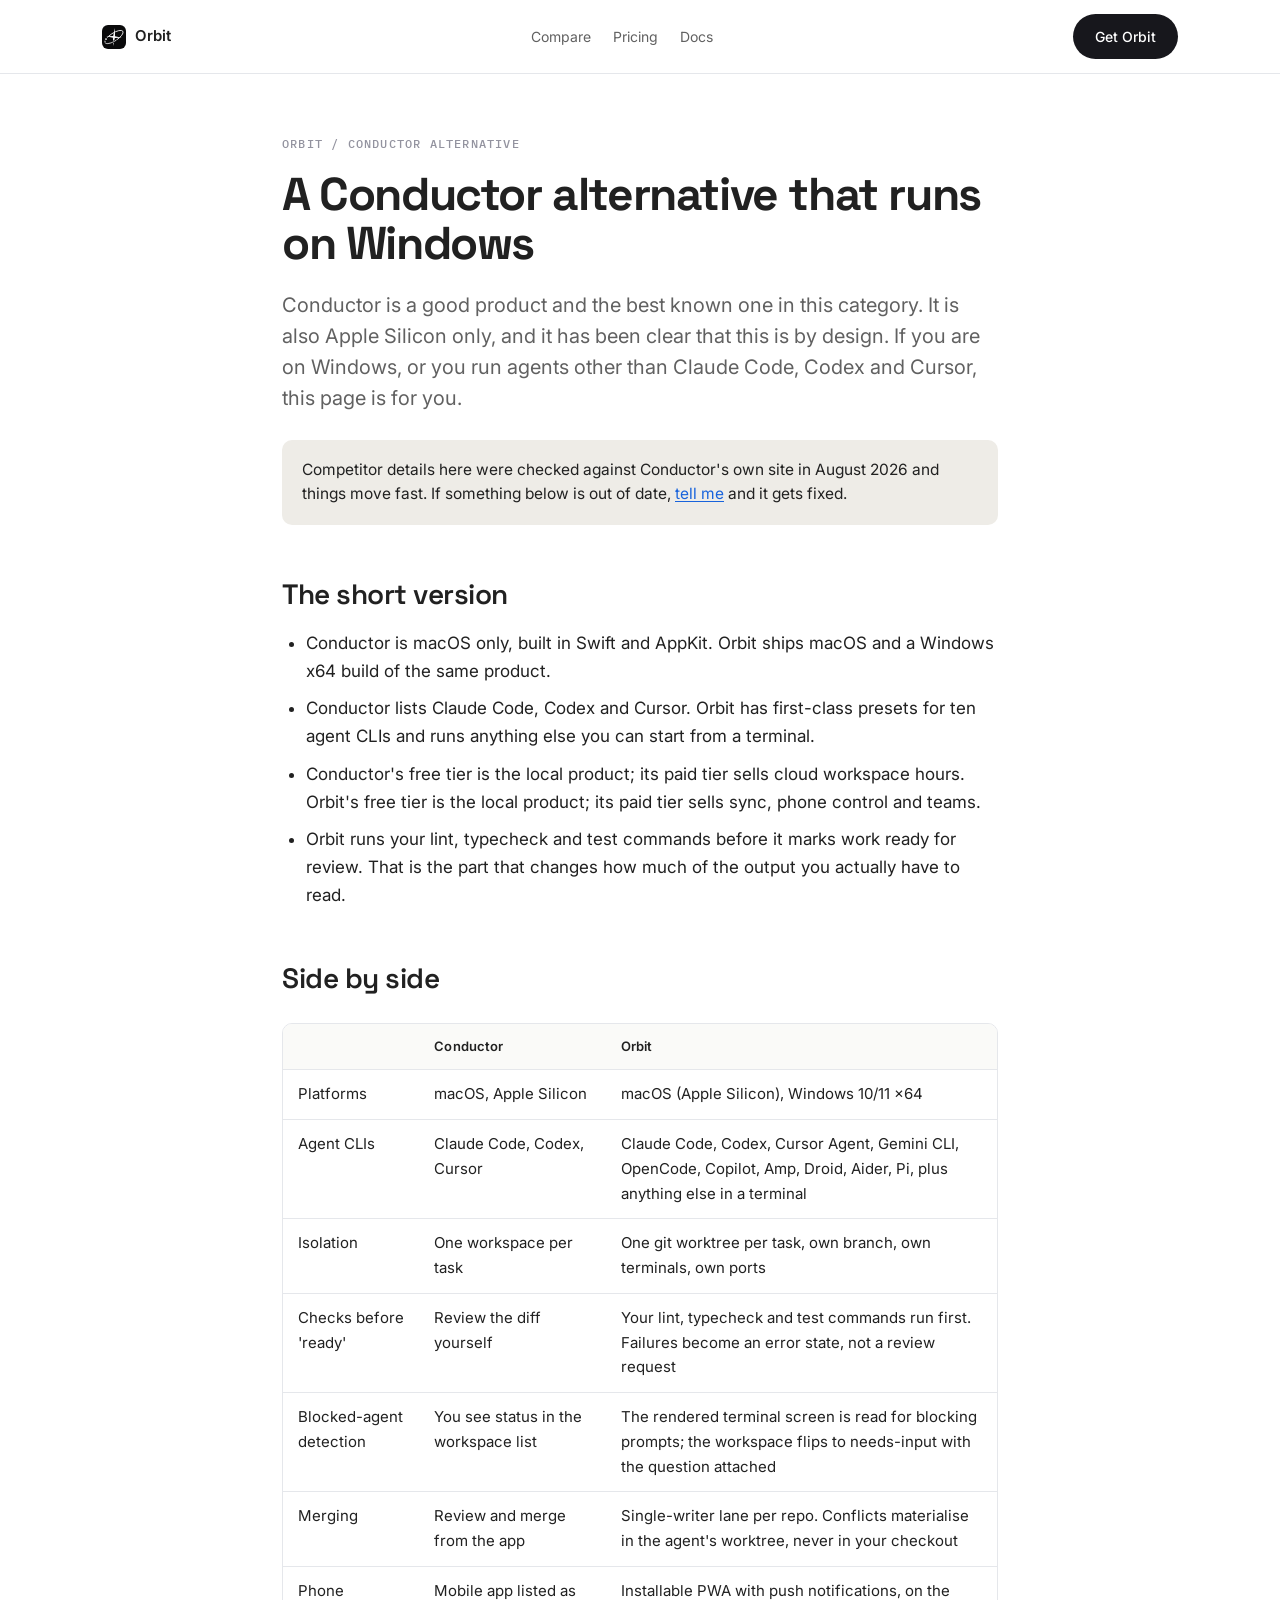
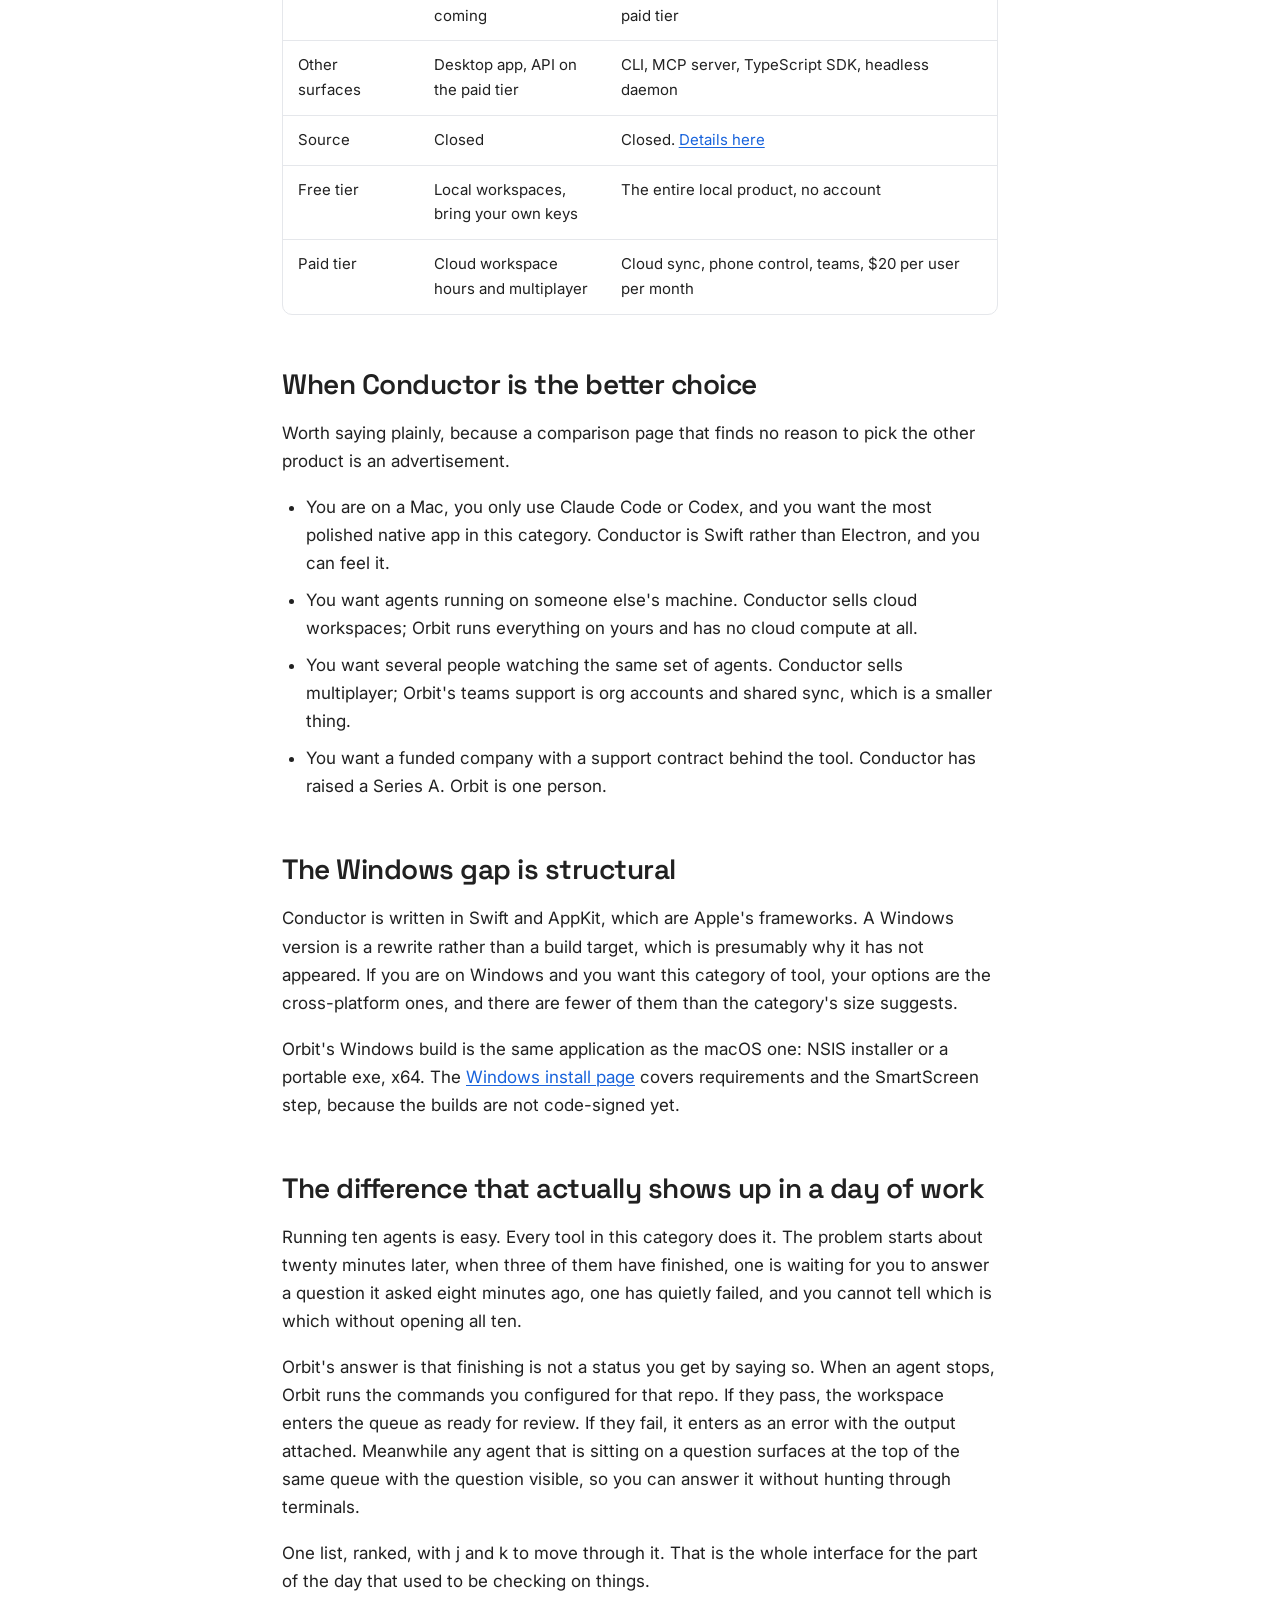
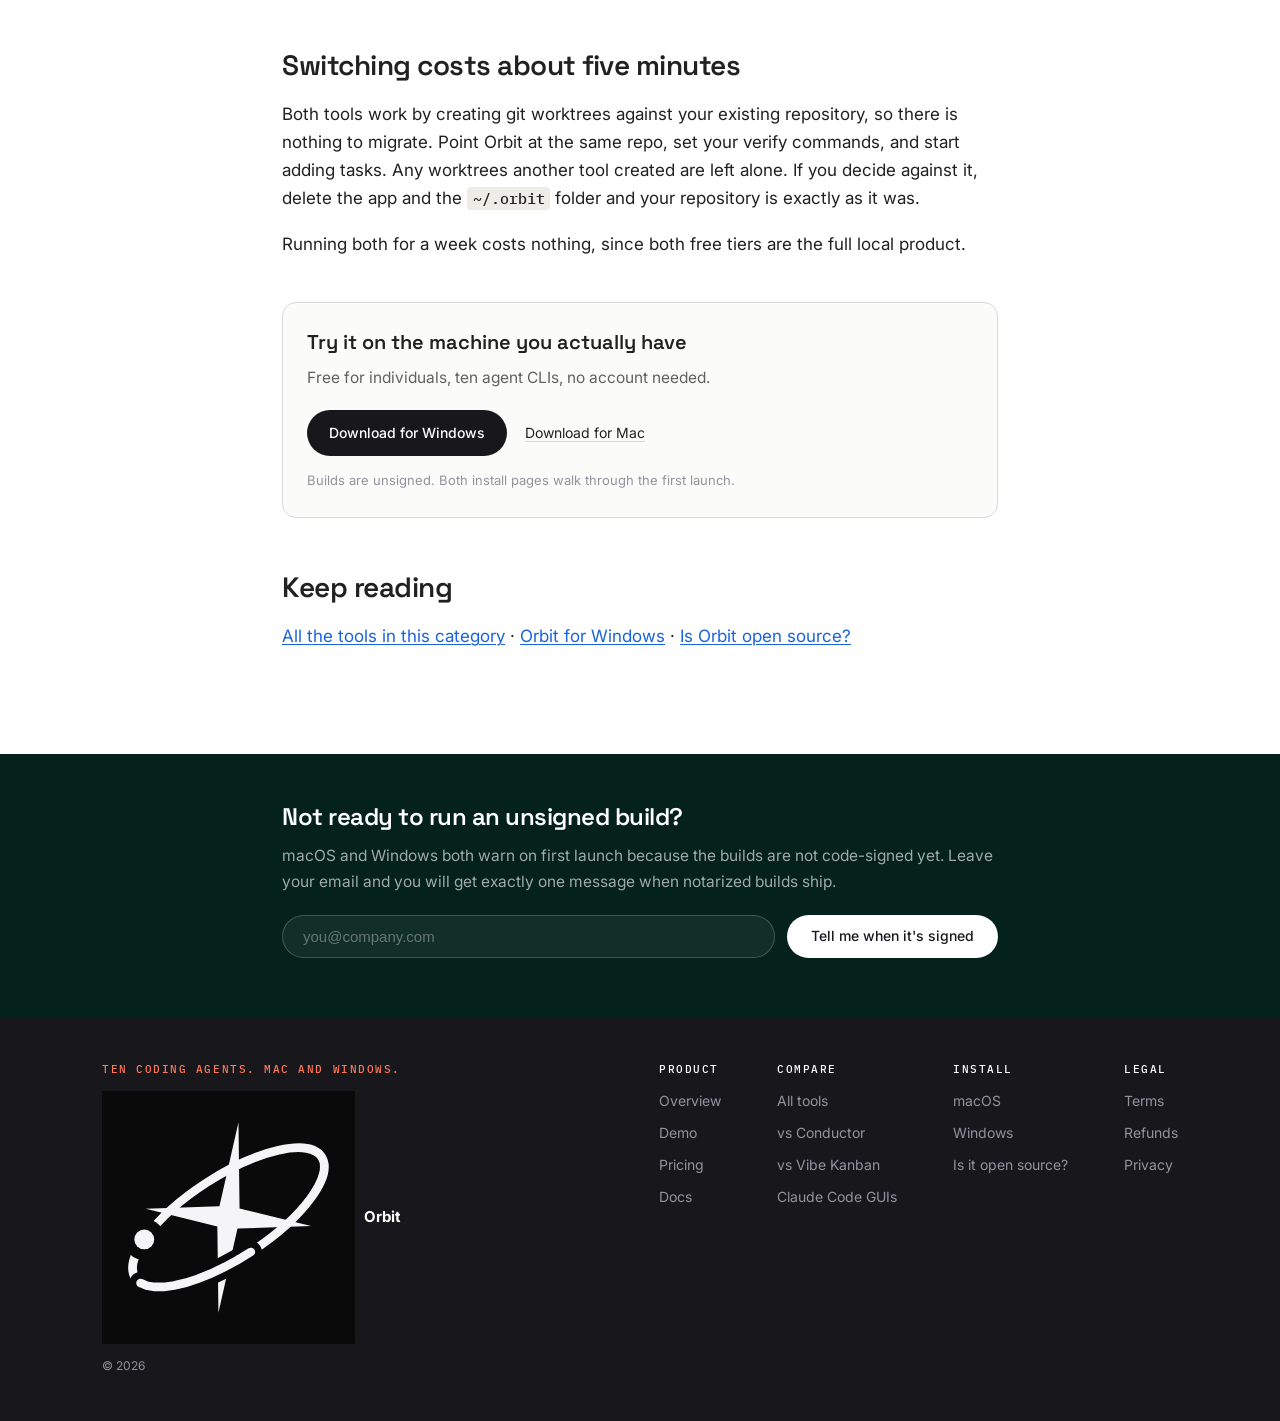
<file: alternatives/conductor/index.html>
<!doctype html>
<html lang="en">
<head>
<meta charset="UTF-8">
<meta name="viewport" content="width=device-width,initial-scale=1">
<title>Conductor alternative for Windows · Orbit</title>
<meta name="description" content="Conductor runs parallel coding agents on Apple Silicon Macs. Orbit does the same on Windows and macOS, with ten agent CLIs, and it runs your tests before calling anything done. An honest side by side.">
<link rel="canonical" href="https://getorbit.tech/alternatives/conductor/">
<meta name="theme-color" content="#04211c">
<link rel="icon" type="image/svg+xml" href="/favicon.svg">
<meta property="og:type" content="article">
<meta property="og:site_name" content="Orbit">
<meta property="og:url" content="https://getorbit.tech/alternatives/conductor/">
<meta property="og:title" content="Conductor alternative for Windows">
<meta property="og:description" content="Conductor runs parallel coding agents on Apple Silicon Macs. Orbit does the same on Windows and macOS, with ten agent CLIs, and it runs your tests before calling anything done. An honest side by side.">
<meta property="og:image" content="https://getorbit.tech/og.png">
<meta property="og:image:width" content="1200">
<meta property="og:image:height" content="630">
<meta name="twitter:card" content="summary_large_image">
<meta name="twitter:title" content="Conductor alternative for Windows">
<meta name="twitter:description" content="Conductor runs parallel coding agents on Apple Silicon Macs. Orbit does the same on Windows and macOS, with ten agent CLIs, and it runs your tests before calling anything done. An honest side by side.">
<meta name="twitter:image" content="https://getorbit.tech/og.png">
<link rel="preconnect" href="https://fonts.googleapis.com">
<link rel="preconnect" href="https://fonts.gstatic.com" crossorigin>
<link href="https://fonts.googleapis.com/css2?family=Inter:wght@400;500;600&family=IBM+Plex+Mono:wght@400;500&family=Space+Grotesk:wght@600;700&display=swap" rel="stylesheet">
<style>
*{margin:0;padding:0;box-sizing:border-box}
:root{--ink:#212121;--body:#616161;--mist:#93939f;--line:#e5e7eb;--hair:#d9d9dd;
--primary:#17171c;--band:#04211c;--stone:#eeece7;--coral:#ff7759;--action:#1863dc;--green:#003c33}
html{-webkit-text-size-adjust:100%}
body{background:#fff;color:var(--ink);font:400 17px/1.65 "Inter",ui-sans-serif,system-ui,sans-serif;
-webkit-font-smoothing:antialiased}
a{color:inherit}
main a{color:var(--action);text-decoration:underline;text-underline-offset:2px;text-decoration-thickness:1px}
main a:hover{text-decoration-thickness:2px}
code{font:500 .88em/1.5 "IBM Plex Mono",ui-monospace,Menlo,monospace;background:var(--stone);
padding:.14em .38em;border-radius:4px}
pre{background:var(--band);color:#e8f0ee;border-radius:10px;padding:18px 20px;overflow-x:auto;margin:26px 0}
pre code{background:none;padding:0;color:inherit;font-size:14px;line-height:1.7}

header.top{border-bottom:1px solid var(--line);position:sticky;top:0;background:rgba(255,255,255,.92);
backdrop-filter:blur(8px);z-index:10}
.topin{max-width:1120px;margin:0 auto;padding:14px 22px;display:flex;align-items:center;
justify-content:space-between;gap:16px}
.brand{display:flex;align-items:center;gap:9px;font-weight:600;font-size:15px;text-decoration:none}
.brand svg{width:24px;height:24px;border-radius:6px}
.topnav{display:flex;align-items:center;gap:22px;font-size:14px}
.topnav a{color:var(--body);text-decoration:none}
.topnav a:hover{color:var(--ink)}
.pill{display:inline-flex;align-items:center;gap:8px;background:var(--primary);color:#fff;
border-radius:999px;padding:11px 22px;font-size:14px;font-weight:500;text-decoration:none;
white-space:nowrap;transition:opacity .15s}
.pill:hover{opacity:.86}
.quiet{font-size:14px;color:var(--ink);text-decoration:underline;text-underline-offset:3px;
text-decoration-color:var(--hair)}

main{max-width:760px;margin:0 auto;padding:0 22px 40px}
.crumbs{font:500 12px/1 "IBM Plex Mono",monospace;letter-spacing:.1em;text-transform:uppercase;
color:var(--mist);padding:46px 0 0}
.crumbs a{color:var(--mist);text-decoration:none}
.crumbs a:hover{color:var(--ink)}
h1{font:700 46px/1.06 "Space Grotesk","Inter",sans-serif;letter-spacing:-1.4px;margin:20px 0 0}
.lede{font-size:20px;line-height:1.55;color:var(--body);margin:22px 0 0}
h2{font:600 28px/1.22 "Space Grotesk","Inter",sans-serif;letter-spacing:-.5px;margin:52px 0 0;
scroll-margin-top:80px}
h3{font:600 20px/1.3 "Space Grotesk","Inter",sans-serif;margin:34px 0 0}
main p{margin:18px 0 0;color:var(--ink)}
main ul,main ol{margin:18px 0 0;padding-left:24px}
main li{margin:9px 0;color:var(--ink)}
blockquote{margin:26px 0 0;padding:2px 0 2px 20px;border-left:3px solid var(--coral);color:var(--body)}
.note{margin:26px 0 0;background:var(--stone);border-radius:10px;padding:18px 20px;font-size:15.5px;
line-height:1.6;color:var(--ink)}
.tablewrap{overflow-x:auto;margin:28px 0 0;border:1px solid var(--line);border-radius:10px}
table{border-collapse:collapse;width:100%;font-size:15px;min-width:520px}
th,td{text-align:left;padding:12px 15px;border-bottom:1px solid var(--line);vertical-align:top}
th{background:#fafaf8;font-weight:600;font-size:13px;letter-spacing:.01em}
tbody tr:last-child td{border-bottom:none}
ol.steps{list-style:none;counter-reset:s;padding:0;margin:26px 0 0}
ol.steps li{counter-increment:s;position:relative;padding-left:44px;margin:20px 0}
ol.steps li::before{content:counter(s);position:absolute;left:0;top:1px;width:28px;height:28px;
border-radius:999px;background:var(--band);color:#fff;display:grid;place-items:center;
font:500 13px/1 "IBM Plex Mono",monospace}
ol.steps strong{display:block;font-weight:600}
ol.steps span{color:var(--body);font-size:15.5px}

.ctabox{margin:44px 0 0;border:1px solid var(--hair);border-radius:14px;padding:26px 24px;background:#fbfbfa}
.ctatitle{font:600 20px/1.3 "Space Grotesk",sans-serif;margin:0}
.ctabody{margin:10px 0 0;color:var(--body);font-size:15.5px}
.ctarow{margin:20px 0 0;display:flex;flex-wrap:wrap;align-items:center;gap:18px}
.ctafoot{margin:14px 0 0;font-size:13px;color:var(--mist)}

.capture{background:var(--band);color:#fff;margin-top:64px}
.capin{max-width:760px;margin:0 auto;padding:48px 22px}
.capture h2{color:#fff;margin:0;font-size:24px}
.capture p{color:rgba(255,255,255,.62);font-size:15.5px;margin:12px 0 0}
.capform{margin:20px 0 0;display:flex;flex-wrap:wrap;gap:12px}
.capform input{flex:1 1 240px;min-width:0;background:rgba(255,255,255,.06);
border:1px solid rgba(255,255,255,.2);border-radius:999px;padding:12px 20px;color:#fff;font-size:15px}
.capform input::placeholder{color:rgba(255,255,255,.35)}
.capform input:focus{outline:none;border-color:rgba(255,255,255,.45)}
.capform button{background:#fff;color:var(--primary);border:0;border-radius:999px;padding:12px 24px;
font:500 14px/1 "Inter",sans-serif;cursor:pointer}
.capmsg{margin:12px 0 0;font-size:14px;color:#5ad19a}

footer.bot{background:var(--primary);color:#fff;padding:46px 0}
.botin{max-width:1120px;margin:0 auto;padding:0 22px;display:flex;flex-wrap:wrap;gap:40px;
justify-content:space-between}
footer.bot p.tag{font:500 11px/1 "IBM Plex Mono",monospace;letter-spacing:.14em;text-transform:uppercase;
color:var(--coral)}
.botcol h4{font:500 11px/1 "IBM Plex Mono",monospace;letter-spacing:.14em;text-transform:uppercase;
margin-bottom:14px}
.botcol a{display:block;color:var(--mist);font-size:14px;text-decoration:none;margin:9px 0}
.botcol a:hover{color:#fff}
.botcols{display:flex;flex-wrap:wrap;gap:40px 56px}

@media(max-width:640px){
h1{font-size:34px;letter-spacing:-.9px}
.lede{font-size:18px}
h2{font-size:24px}
body{font-size:16px}
.topnav{display:none}
}
</style>
<script type="application/ld+json">{"@context":"https://schema.org","@graph":[{"@type":"BreadcrumbList","itemListElement":[{"@type":"ListItem","position":1,"name":"Orbit","item":"https://getorbit.tech/"},{"@type":"ListItem","position":2,"name":"Conductor alternative","item":"https://getorbit.tech/alternatives/conductor/"}]}]}</script>
</head>
<body>
<header class="top"><div class="topin">
  <a class="brand" href="/"><svg xmlns="http://www.w3.org/2000/svg" viewBox="0 0 28 28" aria-hidden="true"><rect width="28" height="28" fill="#0a0a0b"/><defs><mask id="m"><rect width="28" height="28" fill="#fff"/><path d="M 16.48 17.82 L 15.02 18.71 L 13.54 19.51 L 12.07 20.21 L 10.64 20.79 L 9.27 21.23 L 7.99 21.53 L 6.83 21.69 L 5.81 21.69 L 4.96 21.55 L 4.27 21.26" fill="none" stroke="#000" stroke-linecap="round" stroke-width="2.47"/><circle cx="4.68" cy="16.43" r="2.3" fill="#000"/></mask></defs><g mask="url(#m)"><ellipse cx="14" cy="14" rx="12.3" ry="4.55" fill="none" stroke="#f5f5f7" stroke-width=".95" transform="rotate(-33 14 14)"/><polygon points="15.11,3.46 15.23,13.00 23.15,14.96 15.00,15.23 12.89,24.54 12.77,15.00 4.85,13.04 13.00,12.77" fill="#f5f5f7"/></g><path d="M 16.48 17.82 L 15.02 18.71 L 13.54 19.51 L 12.07 20.21 L 10.64 20.79 L 9.27 21.23 L 7.99 21.53 L 6.83 21.69 L 5.81 21.69 L 4.96 21.55 L 4.27 21.26" fill="none" stroke="#f5f5f7" stroke-width=".95" stroke-linecap="round"/><circle cx="4.68" cy="16.43" r="1.1" fill="#f5f5f7"/></svg><span>Orbit</span></a>
  <nav class="topnav">
    <a href="/run-multiple-ai-coding-agents/">Compare</a>
    <a href="/#pricing">Pricing</a>
    <a href="/docs/">Docs</a>
  </nav>
  <a class="pill" href="/" data-dl="home">Get Orbit</a>
</div></header>

<main>
  <p class="crumbs"><a href="/">Orbit</a> / Conductor alternative</p>
  <h1>A Conductor alternative that runs on Windows</h1>
  <p class="lede">Conductor is a good product and the best known one in this category. It is also Apple Silicon only, and it has been clear that this is by design. If you are on Windows, or you run agents other than Claude Code, Codex and Cursor, this page is for you.</p>
<aside class="note">Competitor details here were checked against Conductor's own site in August 2026 and things move fast. If something below is out of date, <a href="mailto:rajveerpatel.2450@gmail.com">tell me</a> and it gets fixed.</aside>
<h2 id="the-short-version">The short version</h2>
<ul><li>Conductor is macOS only, built in Swift and AppKit. Orbit ships macOS and a Windows x64 build of the same product.</li><li>Conductor lists Claude Code, Codex and Cursor. Orbit has first-class presets for ten agent CLIs and runs anything else you can start from a terminal.</li><li>Conductor's free tier is the local product; its paid tier sells cloud workspace hours. Orbit's free tier is the local product; its paid tier sells sync, phone control and teams.</li><li>Orbit runs your lint, typecheck and test commands before it marks work ready for review. That is the part that changes how much of the output you actually have to read.</li></ul>
<h2 id="side-by-side">Side by side</h2>

    <div class="tablewrap">
      <table>
        <thead><tr><th></th><th>Conductor</th><th>Orbit</th></tr></thead>
        <tbody><tr><td>Platforms</td><td>macOS, Apple Silicon</td><td>macOS (Apple Silicon), Windows 10/11 x64</td></tr><tr><td>Agent CLIs</td><td>Claude Code, Codex, Cursor</td><td>Claude Code, Codex, Cursor Agent, Gemini CLI, OpenCode, Copilot, Amp, Droid, Aider, Pi, plus anything else in a terminal</td></tr><tr><td>Isolation</td><td>One workspace per task</td><td>One git worktree per task, own branch, own terminals, own ports</td></tr><tr><td>Checks before 'ready'</td><td>Review the diff yourself</td><td>Your lint, typecheck and test commands run first. Failures become an error state, not a review request</td></tr><tr><td>Blocked-agent detection</td><td>You see status in the workspace list</td><td>The rendered terminal screen is read for blocking prompts; the workspace flips to needs-input with the question attached</td></tr><tr><td>Merging</td><td>Review and merge from the app</td><td>Single-writer lane per repo. Conflicts materialise in the agent's worktree, never in your checkout</td></tr><tr><td>Phone</td><td>Mobile app listed as coming</td><td>Installable PWA with push notifications, on the paid tier</td></tr><tr><td>Other surfaces</td><td>Desktop app, API on the paid tier</td><td>CLI, MCP server, TypeScript SDK, headless daemon</td></tr><tr><td>Source</td><td>Closed</td><td>Closed. <a href="/open-source/">Details here</a></td></tr><tr><td>Free tier</td><td>Local workspaces, bring your own keys</td><td>The entire local product, no account</td></tr><tr><td>Paid tier</td><td>Cloud workspace hours and multiplayer</td><td>Cloud sync, phone control, teams, $20 per user per month</td></tr></tbody>
      </table>
    </div>
<h2 id="when-conductor-is-the-better-choice">When Conductor is the better choice</h2>
<p>Worth saying plainly, because a comparison page that finds no reason to pick the other product is an advertisement.</p>
<ul><li>You are on a Mac, you only use Claude Code or Codex, and you want the most polished native app in this category. Conductor is Swift rather than Electron, and you can feel it.</li><li>You want agents running on someone else's machine. Conductor sells cloud workspaces; Orbit runs everything on yours and has no cloud compute at all.</li><li>You want several people watching the same set of agents. Conductor sells multiplayer; Orbit's teams support is org accounts and shared sync, which is a smaller thing.</li><li>You want a funded company with a support contract behind the tool. Conductor has raised a Series A. Orbit is one person.</li></ul>
<h2 id="the-windows-gap-is-structural">The Windows gap is structural</h2>
<p>Conductor is written in Swift and AppKit, which are Apple's frameworks. A Windows version is a rewrite rather than a build target, which is presumably why it has not appeared. If you are on Windows and you want this category of tool, your options are the cross-platform ones, and there are fewer of them than the category's size suggests.</p>
<p>Orbit's Windows build is the same application as the macOS one: NSIS installer or a portable exe, x64. The <a href="/download/windows/">Windows install page</a> covers requirements and the SmartScreen step, because the builds are not code-signed yet.</p>
<h2 id="the-difference-that-actually-shows-up-in-a-day-of-work">The difference that actually shows up in a day of work</h2>
<p>Running ten agents is easy. Every tool in this category does it. The problem starts about twenty minutes later, when three of them have finished, one is waiting for you to answer a question it asked eight minutes ago, one has quietly failed, and you cannot tell which is which without opening all ten.</p>
<p>Orbit's answer is that finishing is not a status you get by saying so. When an agent stops, Orbit runs the commands you configured for that repo. If they pass, the workspace enters the queue as ready for review. If they fail, it enters as an error with the output attached. Meanwhile any agent that is sitting on a question surfaces at the top of the same queue with the question visible, so you can answer it without hunting through terminals.</p>
<p>One list, ranked, with j and k to move through it. That is the whole interface for the part of the day that used to be checking on things.</p>
<h2 id="switching-costs-about-five-minutes">Switching costs about five minutes</h2>
<p>Both tools work by creating git worktrees against your existing repository, so there is nothing to migrate. Point Orbit at the same repo, set your verify commands, and start adding tasks. Any worktrees another tool created are left alone. If you decide against it, delete the app and the <code>~/.orbit</code> folder and your repository is exactly as it was.</p>
<p>Running both for a week costs nothing, since both free tiers are the full local product.</p>

    <div class="ctabox">
      <p class="ctatitle">Try it on the machine you actually have</p>
      <p class="ctabody">Free for individuals, ten agent CLIs, no account needed.</p>
      <div class="ctarow">
        <a class="pill" href="https://github.com/rajveer2450/orbit/releases/latest/download/ORBIT-windows-x64-setup.exe" data-dl="windows">Download for Windows</a>
        <a class="quiet" href="https://github.com/rajveer2450/orbit/releases/latest/download/ORBIT-mac-arm64.dmg" data-dl="mac">Download for Mac</a>
      </div>
      <p class="ctafoot">Builds are unsigned. Both install pages walk through the first launch.</p>
    </div>
  <h2 id="keep-reading">Keep reading</h2><p class="related"><a href="/run-multiple-ai-coding-agents/">All the tools in this category</a> · <a href="/download/windows/">Orbit for Windows</a> · <a href="/open-source/">Is Orbit open source?</a></p>
</main>

<section class="capture"><div class="capin">
  <h2>Not ready to run an unsigned build?</h2>
  <p>macOS and Windows both warn on first launch because the builds are not code-signed yet. Leave your email and you will get exactly one message when notarized builds ship.</p>
  <form class="capform" id="cap">
    <label for="capemail" style="position:absolute;left:-9999px">Email address</label>
    <input id="capemail" type="email" required placeholder="you@company.com" autocomplete="email">
    <button type="submit">Tell me when it's signed</button>
  </form>
  <p class="capmsg" id="capmsg"></p>
</div></section>

<footer class="bot"><div class="botin">
  <div>
    <p class="tag">Ten coding agents. Mac and Windows.</p>
    <div style="display:flex;align-items:center;gap:9px;margin-top:16px"><svg xmlns="http://www.w3.org/2000/svg" viewBox="0 0 28 28" aria-hidden="true"><rect width="28" height="28" fill="#0a0a0b"/><defs><mask id="m"><rect width="28" height="28" fill="#fff"/><path d="M 16.48 17.82 L 15.02 18.71 L 13.54 19.51 L 12.07 20.21 L 10.64 20.79 L 9.27 21.23 L 7.99 21.53 L 6.83 21.69 L 5.81 21.69 L 4.96 21.55 L 4.27 21.26" fill="none" stroke="#000" stroke-linecap="round" stroke-width="2.47"/><circle cx="4.68" cy="16.43" r="2.3" fill="#000"/></mask></defs><g mask="url(#m)"><ellipse cx="14" cy="14" rx="12.3" ry="4.55" fill="none" stroke="#f5f5f7" stroke-width=".95" transform="rotate(-33 14 14)"/><polygon points="15.11,3.46 15.23,13.00 23.15,14.96 15.00,15.23 12.89,24.54 12.77,15.00 4.85,13.04 13.00,12.77" fill="#f5f5f7"/></g><path d="M 16.48 17.82 L 15.02 18.71 L 13.54 19.51 L 12.07 20.21 L 10.64 20.79 L 9.27 21.23 L 7.99 21.53 L 6.83 21.69 L 5.81 21.69 L 4.96 21.55 L 4.27 21.26" fill="none" stroke="#f5f5f7" stroke-width=".95" stroke-linecap="round"/><circle cx="4.68" cy="16.43" r="1.1" fill="#f5f5f7"/></svg><strong style="font-size:15px">Orbit</strong></div>
    <p style="margin-top:12px;font-size:12px;color:var(--mist)">© 2026</p>
  </div>
  <div class="botcols">
    <div class="botcol"><h4>Product</h4>
      <a href="/">Overview</a><a href="/#demo">Demo</a><a href="/#pricing">Pricing</a><a href="/docs/">Docs</a>
    </div>
    <div class="botcol"><h4>Compare</h4>
      <a href="/run-multiple-ai-coding-agents/">All tools</a><a href="/alternatives/conductor/">vs Conductor</a><a href="/alternatives/vibe-kanban/">vs Vibe Kanban</a><a href="/claude-code-gui/">Claude Code GUIs</a>
    </div>
    <div class="botcol"><h4>Install</h4>
      <a href="/download/mac/">macOS</a><a href="/download/windows/">Windows</a><a href="/open-source/">Is it open source?</a>
    </div>
    <div class="botcol"><h4>Legal</h4>
      <a href="/terms.html">Terms</a><a href="/refunds.html">Refunds</a><a href="/privacy.html">Privacy</a>
    </div>
  </div>
</div></footer>
<script>
!function(t,e){var o,n,p,r;e.__SV||(window.posthog=e,e._i=[],e.init=function(i,s,a){function g(t,e){var o=e.split(".");2==o.length&&(t=t[o[0]],e=o[1]),t[e]=function(){t.push([e].concat(Array.prototype.slice.call(arguments,0)))}}(p=t.createElement("script")).type="text/javascript",p.async=!0,p.src=s.api_host+"/static/array.js",(r=t.getElementsByTagName("script")[0]).parentNode.insertBefore(p,r);var u=e;for(void 0!==a?u=e[a]=[]:a="posthog",u.people=u.people||[],u.toString=function(t){var e="posthog";return"posthog"!==a&&(e+="."+a),t||(e+=" (stub)"),e},u.people.toString=function(){return u.toString(1)+".people (stub)"},o="capture identify alias people.set people.set_once set_config register register_once unregister opt_out_capturing has_opted_out_capturing opt_in_capturing reset isFeatureEnabled onFeatureFlags getFeatureFlag getFeatureFlagPayload reloadFeatureFlags group updateEarlyAccessFeatureEnrollment getEarlyAccessFeatures getActiveMatchingSurveys getSurveys".split(" "),n=0;n<o.length;n++)g(u,o[n]);e._i.push([i,s,a])},e.__SV=1)}(document,window.posthog||[]);
posthog.init("phc_r5TmQjBoE8czkSPHNvykzGKSmrGYi8G2rMXUnZx3nTuL",{api_host:"https://us.i.posthog.com",persistence:"memory",autocapture:!1,disable_session_recording:!0,respect_dnt:!0});
document.addEventListener("click",function(e){
  var a=e.target.closest("[data-dl]");
  if(a&&window.posthog)posthog.capture("download_clicked",{platform:a.getAttribute("data-dl"),location:"content_page",page:location.pathname});
});
var f=document.getElementById("cap");
if(f)f.addEventListener("submit",function(e){
  e.preventDefault();
  var em=f.querySelector("input").value,msg=document.getElementById("capmsg");
  var q=new URLSearchParams(location.search),att={referrer:document.referrer||""};
  ["utm_source","utm_medium","utm_campaign","utm_content","ref"].forEach(function(k){if(q.get(k))att[k]=q.get(k)});
  fetch("https://orbit-api-lxuvpz5gta-uc.a.run.app"+"/api/leads",{method:"POST",headers:{"Content-Type":"application/json"},
    body:JSON.stringify({email:em,source:"content-page",attribution:att})})
    .then(function(r){
      if(!r.ok)throw 0;
      msg.textContent="Done. One email when the signed builds are out, and nothing else.";
      f.style.display="none";
      if(window.posthog)posthog.capture("lead_captured",{source:"content-page",page:location.pathname});
    })
    .catch(function(){msg.style.color="#ffad9b";msg.textContent="That did not go through. Email rajveerpatel.2450@gmail.com and you will be added by hand."});
});
</script>
</body>
</html>
</file>
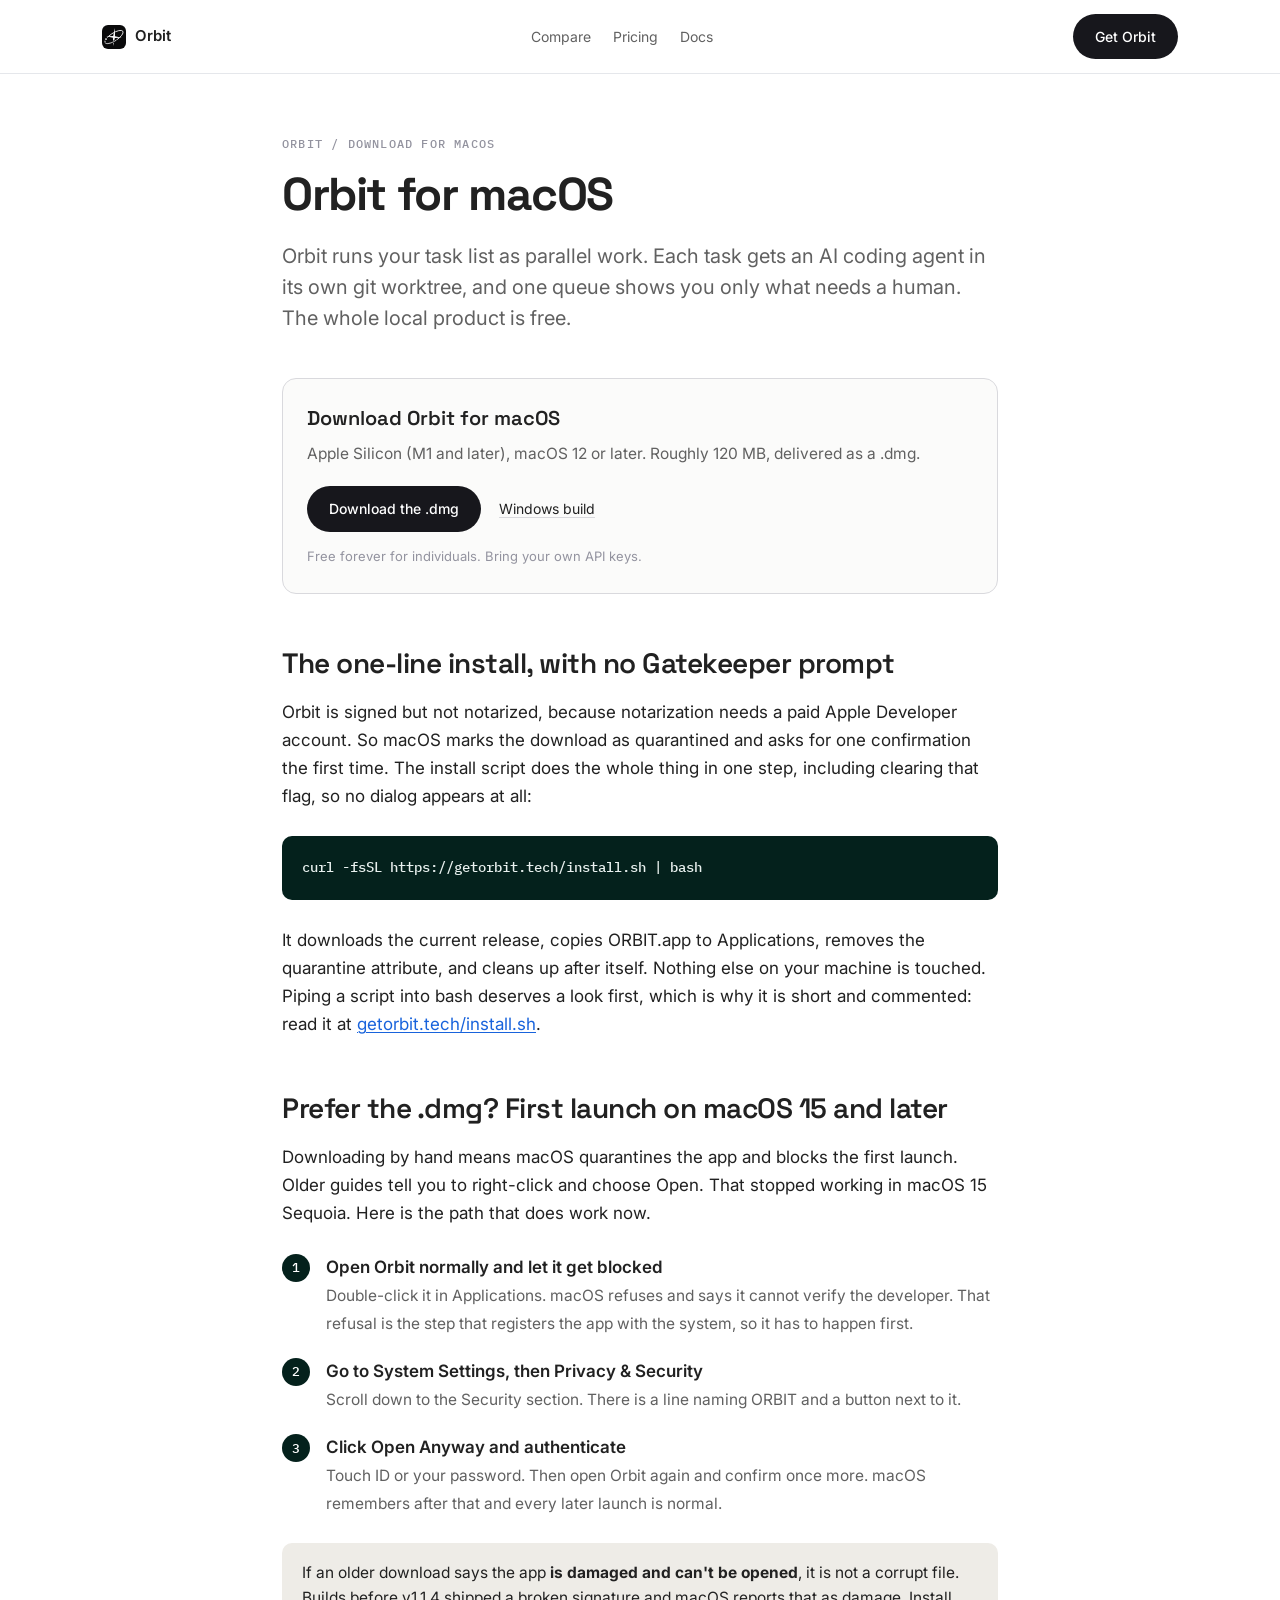
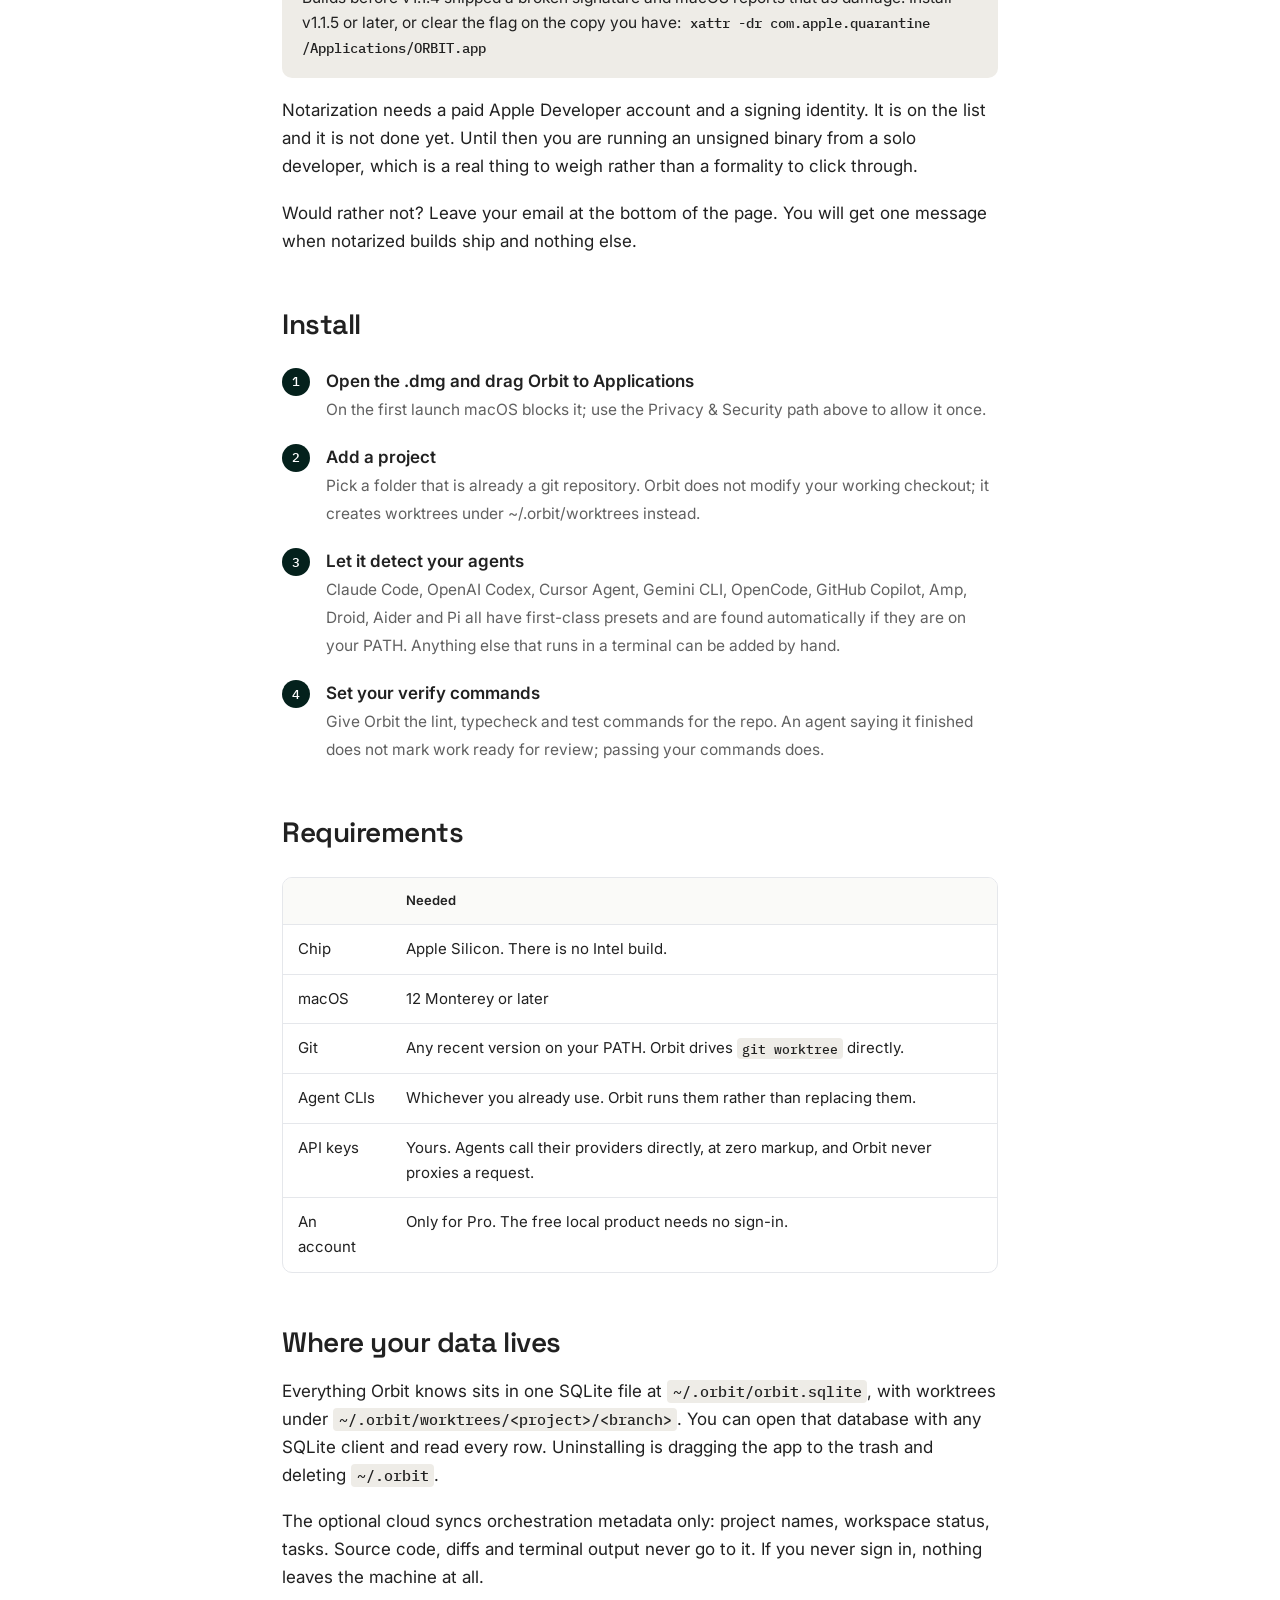
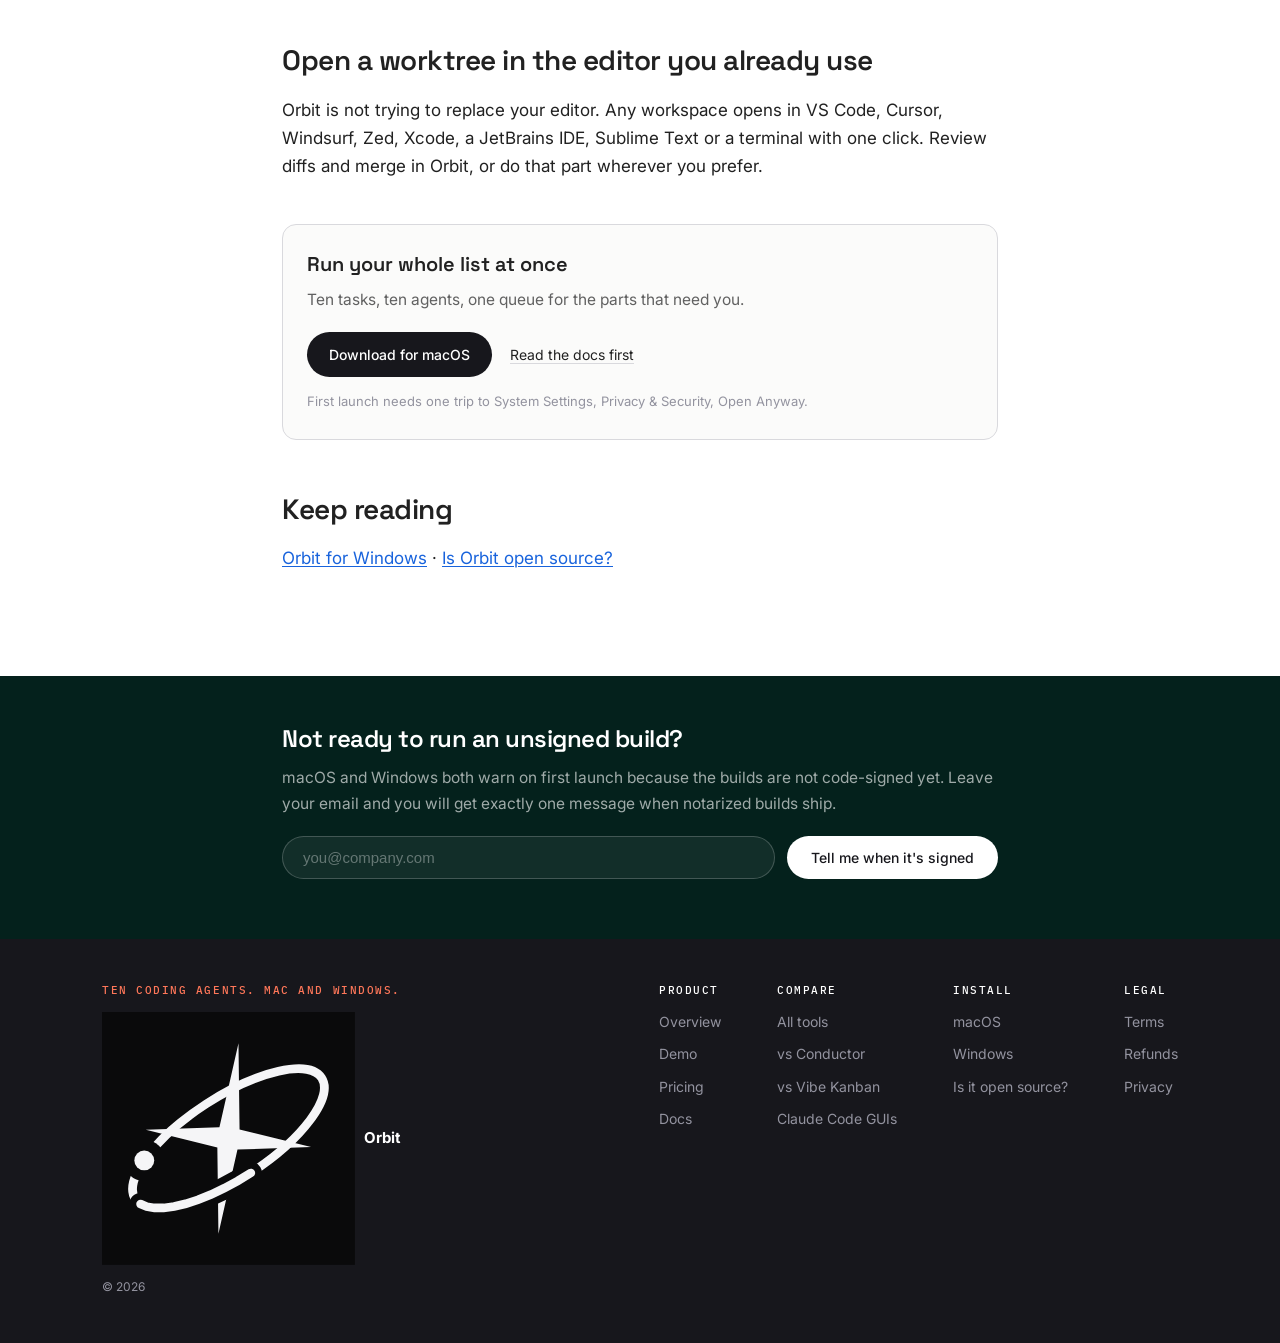
<file: download/mac/index.html>
<!doctype html>
<html lang="en">
<head>
<meta charset="UTF-8">
<meta name="viewport" content="width=device-width,initial-scale=1">
<title>Orbit for macOS · Run parallel AI coding agents on Apple Silicon</title>
<meta name="description" content="Download Orbit for macOS on Apple Silicon. Run Claude Code, Codex, Cursor Agent and more in parallel, each task in its own git worktree. Includes the Gatekeeper first-launch step.">
<link rel="canonical" href="https://getorbit.tech/download/mac/">
<meta name="theme-color" content="#04211c">
<link rel="icon" type="image/svg+xml" href="/favicon.svg">
<meta property="og:type" content="article">
<meta property="og:site_name" content="Orbit">
<meta property="og:url" content="https://getorbit.tech/download/mac/">
<meta property="og:title" content="Orbit for macOS">
<meta property="og:description" content="Download Orbit for macOS on Apple Silicon. Run Claude Code, Codex, Cursor Agent and more in parallel, each task in its own git worktree. Includes the Gatekeeper first-launch step.">
<meta property="og:image" content="https://getorbit.tech/og.png">
<meta property="og:image:width" content="1200">
<meta property="og:image:height" content="630">
<meta name="twitter:card" content="summary_large_image">
<meta name="twitter:title" content="Orbit for macOS">
<meta name="twitter:description" content="Download Orbit for macOS on Apple Silicon. Run Claude Code, Codex, Cursor Agent and more in parallel, each task in its own git worktree. Includes the Gatekeeper first-launch step.">
<meta name="twitter:image" content="https://getorbit.tech/og.png">
<link rel="preconnect" href="https://fonts.googleapis.com">
<link rel="preconnect" href="https://fonts.gstatic.com" crossorigin>
<link href="https://fonts.googleapis.com/css2?family=Inter:wght@400;500;600&family=IBM+Plex+Mono:wght@400;500&family=Space+Grotesk:wght@600;700&display=swap" rel="stylesheet">
<style>
*{margin:0;padding:0;box-sizing:border-box}
:root{--ink:#212121;--body:#616161;--mist:#93939f;--line:#e5e7eb;--hair:#d9d9dd;
--primary:#17171c;--band:#04211c;--stone:#eeece7;--coral:#ff7759;--action:#1863dc;--green:#003c33}
html{-webkit-text-size-adjust:100%}
body{background:#fff;color:var(--ink);font:400 17px/1.65 "Inter",ui-sans-serif,system-ui,sans-serif;
-webkit-font-smoothing:antialiased}
a{color:inherit}
main a{color:var(--action);text-decoration:underline;text-underline-offset:2px;text-decoration-thickness:1px}
main a:hover{text-decoration-thickness:2px}
code{font:500 .88em/1.5 "IBM Plex Mono",ui-monospace,Menlo,monospace;background:var(--stone);
padding:.14em .38em;border-radius:4px}
pre{background:var(--band);color:#e8f0ee;border-radius:10px;padding:18px 20px;overflow-x:auto;margin:26px 0}
pre code{background:none;padding:0;color:inherit;font-size:14px;line-height:1.7}

header.top{border-bottom:1px solid var(--line);position:sticky;top:0;background:rgba(255,255,255,.92);
backdrop-filter:blur(8px);z-index:10}
.topin{max-width:1120px;margin:0 auto;padding:14px 22px;display:flex;align-items:center;
justify-content:space-between;gap:16px}
.brand{display:flex;align-items:center;gap:9px;font-weight:600;font-size:15px;text-decoration:none}
.brand svg{width:24px;height:24px;border-radius:6px}
.topnav{display:flex;align-items:center;gap:22px;font-size:14px}
.topnav a{color:var(--body);text-decoration:none}
.topnav a:hover{color:var(--ink)}
.pill{display:inline-flex;align-items:center;gap:8px;background:var(--primary);color:#fff;
border-radius:999px;padding:11px 22px;font-size:14px;font-weight:500;text-decoration:none;
white-space:nowrap;transition:opacity .15s}
.pill:hover{opacity:.86}
.quiet{font-size:14px;color:var(--ink);text-decoration:underline;text-underline-offset:3px;
text-decoration-color:var(--hair)}

main{max-width:760px;margin:0 auto;padding:0 22px 40px}
.crumbs{font:500 12px/1 "IBM Plex Mono",monospace;letter-spacing:.1em;text-transform:uppercase;
color:var(--mist);padding:46px 0 0}
.crumbs a{color:var(--mist);text-decoration:none}
.crumbs a:hover{color:var(--ink)}
h1{font:700 46px/1.06 "Space Grotesk","Inter",sans-serif;letter-spacing:-1.4px;margin:20px 0 0}
.lede{font-size:20px;line-height:1.55;color:var(--body);margin:22px 0 0}
h2{font:600 28px/1.22 "Space Grotesk","Inter",sans-serif;letter-spacing:-.5px;margin:52px 0 0;
scroll-margin-top:80px}
h3{font:600 20px/1.3 "Space Grotesk","Inter",sans-serif;margin:34px 0 0}
main p{margin:18px 0 0;color:var(--ink)}
main ul,main ol{margin:18px 0 0;padding-left:24px}
main li{margin:9px 0;color:var(--ink)}
blockquote{margin:26px 0 0;padding:2px 0 2px 20px;border-left:3px solid var(--coral);color:var(--body)}
.note{margin:26px 0 0;background:var(--stone);border-radius:10px;padding:18px 20px;font-size:15.5px;
line-height:1.6;color:var(--ink)}
.tablewrap{overflow-x:auto;margin:28px 0 0;border:1px solid var(--line);border-radius:10px}
table{border-collapse:collapse;width:100%;font-size:15px;min-width:520px}
th,td{text-align:left;padding:12px 15px;border-bottom:1px solid var(--line);vertical-align:top}
th{background:#fafaf8;font-weight:600;font-size:13px;letter-spacing:.01em}
tbody tr:last-child td{border-bottom:none}
ol.steps{list-style:none;counter-reset:s;padding:0;margin:26px 0 0}
ol.steps li{counter-increment:s;position:relative;padding-left:44px;margin:20px 0}
ol.steps li::before{content:counter(s);position:absolute;left:0;top:1px;width:28px;height:28px;
border-radius:999px;background:var(--band);color:#fff;display:grid;place-items:center;
font:500 13px/1 "IBM Plex Mono",monospace}
ol.steps strong{display:block;font-weight:600}
ol.steps span{color:var(--body);font-size:15.5px}

.ctabox{margin:44px 0 0;border:1px solid var(--hair);border-radius:14px;padding:26px 24px;background:#fbfbfa}
.ctatitle{font:600 20px/1.3 "Space Grotesk",sans-serif;margin:0}
.ctabody{margin:10px 0 0;color:var(--body);font-size:15.5px}
.ctarow{margin:20px 0 0;display:flex;flex-wrap:wrap;align-items:center;gap:18px}
.ctafoot{margin:14px 0 0;font-size:13px;color:var(--mist)}

.capture{background:var(--band);color:#fff;margin-top:64px}
.capin{max-width:760px;margin:0 auto;padding:48px 22px}
.capture h2{color:#fff;margin:0;font-size:24px}
.capture p{color:rgba(255,255,255,.62);font-size:15.5px;margin:12px 0 0}
.capform{margin:20px 0 0;display:flex;flex-wrap:wrap;gap:12px}
.capform input{flex:1 1 240px;min-width:0;background:rgba(255,255,255,.06);
border:1px solid rgba(255,255,255,.2);border-radius:999px;padding:12px 20px;color:#fff;font-size:15px}
.capform input::placeholder{color:rgba(255,255,255,.35)}
.capform input:focus{outline:none;border-color:rgba(255,255,255,.45)}
.capform button{background:#fff;color:var(--primary);border:0;border-radius:999px;padding:12px 24px;
font:500 14px/1 "Inter",sans-serif;cursor:pointer}
.capmsg{margin:12px 0 0;font-size:14px;color:#5ad19a}

footer.bot{background:var(--primary);color:#fff;padding:46px 0}
.botin{max-width:1120px;margin:0 auto;padding:0 22px;display:flex;flex-wrap:wrap;gap:40px;
justify-content:space-between}
footer.bot p.tag{font:500 11px/1 "IBM Plex Mono",monospace;letter-spacing:.14em;text-transform:uppercase;
color:var(--coral)}
.botcol h4{font:500 11px/1 "IBM Plex Mono",monospace;letter-spacing:.14em;text-transform:uppercase;
margin-bottom:14px}
.botcol a{display:block;color:var(--mist);font-size:14px;text-decoration:none;margin:9px 0}
.botcol a:hover{color:#fff}
.botcols{display:flex;flex-wrap:wrap;gap:40px 56px}

@media(max-width:640px){
h1{font-size:34px;letter-spacing:-.9px}
.lede{font-size:18px}
h2{font-size:24px}
body{font-size:16px}
.topnav{display:none}
}
</style>
<script type="application/ld+json">{"@context":"https://schema.org","@graph":[{"@type":"BreadcrumbList","itemListElement":[{"@type":"ListItem","position":1,"name":"Orbit","item":"https://getorbit.tech/"},{"@type":"ListItem","position":2,"name":"Download for macOS","item":"https://getorbit.tech/download/mac/"}]},{"@type":"SoftwareApplication","name":"Orbit for macOS","applicationCategory":"DeveloperApplication","operatingSystem":"macOS 12 or later, Apple Silicon","url":"https://getorbit.tech/download/mac/","downloadUrl":"https://github.com/rajveer2450/orbit/releases/latest/download/ORBIT-mac-arm64.dmg","offers":{"@type":"Offer","price":"0","priceCurrency":"USD"}}]}</script>
</head>
<body>
<header class="top"><div class="topin">
  <a class="brand" href="/"><svg xmlns="http://www.w3.org/2000/svg" viewBox="0 0 28 28" aria-hidden="true"><rect width="28" height="28" fill="#0a0a0b"/><defs><mask id="m"><rect width="28" height="28" fill="#fff"/><path d="M 16.48 17.82 L 15.02 18.71 L 13.54 19.51 L 12.07 20.21 L 10.64 20.79 L 9.27 21.23 L 7.99 21.53 L 6.83 21.69 L 5.81 21.69 L 4.96 21.55 L 4.27 21.26" fill="none" stroke="#000" stroke-linecap="round" stroke-width="2.47"/><circle cx="4.68" cy="16.43" r="2.3" fill="#000"/></mask></defs><g mask="url(#m)"><ellipse cx="14" cy="14" rx="12.3" ry="4.55" fill="none" stroke="#f5f5f7" stroke-width=".95" transform="rotate(-33 14 14)"/><polygon points="15.11,3.46 15.23,13.00 23.15,14.96 15.00,15.23 12.89,24.54 12.77,15.00 4.85,13.04 13.00,12.77" fill="#f5f5f7"/></g><path d="M 16.48 17.82 L 15.02 18.71 L 13.54 19.51 L 12.07 20.21 L 10.64 20.79 L 9.27 21.23 L 7.99 21.53 L 6.83 21.69 L 5.81 21.69 L 4.96 21.55 L 4.27 21.26" fill="none" stroke="#f5f5f7" stroke-width=".95" stroke-linecap="round"/><circle cx="4.68" cy="16.43" r="1.1" fill="#f5f5f7"/></svg><span>Orbit</span></a>
  <nav class="topnav">
    <a href="/run-multiple-ai-coding-agents/">Compare</a>
    <a href="/#pricing">Pricing</a>
    <a href="/docs/">Docs</a>
  </nav>
  <a class="pill" href="/" data-dl="home">Get Orbit</a>
</div></header>

<main>
  <p class="crumbs"><a href="/">Orbit</a> / Download for macOS</p>
  <h1>Orbit for macOS</h1>
  <p class="lede">Orbit runs your task list as parallel work. Each task gets an AI coding agent in its own git worktree, and one queue shows you only what needs a human. The whole local product is free.</p>

    <div class="ctabox">
      <p class="ctatitle">Download Orbit for macOS</p>
      <p class="ctabody">Apple Silicon (M1 and later), macOS 12 or later. Roughly 120 MB, delivered as a .dmg.</p>
      <div class="ctarow">
        <a class="pill" href="https://github.com/rajveer2450/orbit/releases/latest/download/ORBIT-mac-arm64.dmg" data-dl="mac">Download the .dmg</a>
        <a class="quiet" href="/download/windows/" data-dl="windows_crosslink">Windows build</a>
      </div>
      <p class="ctafoot">Free forever for individuals. Bring your own API keys.</p>
    </div>
<h2 id="the-one-line-install-with-no-gatekeeper-prompt">The one-line install, with no Gatekeeper prompt</h2>
<p>Orbit is signed but not notarized, because notarization needs a paid Apple Developer account. So macOS marks the download as quarantined and asks for one confirmation the first time. The install script does the whole thing in one step, including clearing that flag, so no dialog appears at all:</p>
<pre><code>curl -fsSL https://getorbit.tech/install.sh | bash</code></pre>
<p>It downloads the current release, copies ORBIT.app to Applications, removes the quarantine attribute, and cleans up after itself. Nothing else on your machine is touched. Piping a script into bash deserves a look first, which is why it is short and commented: read it at <a href="https://getorbit.tech/install.sh">getorbit.tech/install.sh</a>.</p>
<h2 id="prefer-the-dmg-first-launch-on-macos-15-and-later">Prefer the .dmg? First launch on macOS 15 and later</h2>
<p>Downloading by hand means macOS quarantines the app and blocks the first launch. Older guides tell you to right-click and choose Open. That stopped working in macOS 15 Sequoia. Here is the path that does work now.</p>

    <ol class="steps"><li><strong>Open Orbit normally and let it get blocked</strong><span>Double-click it in Applications. macOS refuses and says it cannot verify the developer. That refusal is the step that registers the app with the system, so it has to happen first.</span></li><li><strong>Go to System Settings, then Privacy &amp; Security</strong><span>Scroll down to the Security section. There is a line naming ORBIT and a button next to it.</span></li><li><strong>Click Open Anyway and authenticate</strong><span>Touch ID or your password. Then open Orbit again and confirm once more. macOS remembers after that and every later launch is normal.</span></li></ol>
<aside class="note">If an older download says the app <strong>is damaged and can't be opened</strong>, it is not a corrupt file. Builds before v1.1.4 shipped a broken signature and macOS reports that as damage. Install v1.1.5 or later, or clear the flag on the copy you have: <code>xattr -dr com.apple.quarantine /Applications/ORBIT.app</code></aside>
<p>Notarization needs a paid Apple Developer account and a signing identity. It is on the list and it is not done yet. Until then you are running an unsigned binary from a solo developer, which is a real thing to weigh rather than a formality to click through.</p>
<p>Would rather not? Leave your email at the bottom of the page. You will get one message when notarized builds ship and nothing else.</p>
<h2 id="install">Install</h2>

    <ol class="steps"><li><strong>Open the .dmg and drag Orbit to Applications</strong><span>On the first launch macOS blocks it; use the Privacy &amp; Security path above to allow it once.</span></li><li><strong>Add a project</strong><span>Pick a folder that is already a git repository. Orbit does not modify your working checkout; it creates worktrees under ~/.orbit/worktrees instead.</span></li><li><strong>Let it detect your agents</strong><span>Claude Code, OpenAI Codex, Cursor Agent, Gemini CLI, OpenCode, GitHub Copilot, Amp, Droid, Aider and Pi all have first-class presets and are found automatically if they are on your PATH. Anything else that runs in a terminal can be added by hand.</span></li><li><strong>Set your verify commands</strong><span>Give Orbit the lint, typecheck and test commands for the repo. An agent saying it finished does not mark work ready for review; passing your commands does.</span></li></ol>
<h2 id="requirements">Requirements</h2>

    <div class="tablewrap">
      <table>
        <thead><tr><th></th><th>Needed</th></tr></thead>
        <tbody><tr><td>Chip</td><td>Apple Silicon. There is no Intel build.</td></tr><tr><td>macOS</td><td>12 Monterey or later</td></tr><tr><td>Git</td><td>Any recent version on your PATH. Orbit drives <code>git worktree</code> directly.</td></tr><tr><td>Agent CLIs</td><td>Whichever you already use. Orbit runs them rather than replacing them.</td></tr><tr><td>API keys</td><td>Yours. Agents call their providers directly, at zero markup, and Orbit never proxies a request.</td></tr><tr><td>An account</td><td>Only for Pro. The free local product needs no sign-in.</td></tr></tbody>
      </table>
    </div>
<h2 id="where-your-data-lives">Where your data lives</h2>
<p>Everything Orbit knows sits in one SQLite file at <code>~/.orbit/orbit.sqlite</code>, with worktrees under <code>~/.orbit/worktrees/&lt;project&gt;/&lt;branch&gt;</code>. You can open that database with any SQLite client and read every row. Uninstalling is dragging the app to the trash and deleting <code>~/.orbit</code>.</p>
<p>The optional cloud syncs orchestration metadata only: project names, workspace status, tasks. Source code, diffs and terminal output never go to it. If you never sign in, nothing leaves the machine at all.</p>
<h2 id="open-a-worktree-in-the-editor-you-already-use">Open a worktree in the editor you already use</h2>
<p>Orbit is not trying to replace your editor. Any workspace opens in VS Code, Cursor, Windsurf, Zed, Xcode, a JetBrains IDE, Sublime Text or a terminal with one click. Review diffs and merge in Orbit, or do that part wherever you prefer.</p>

    <div class="ctabox">
      <p class="ctatitle">Run your whole list at once</p>
      <p class="ctabody">Ten tasks, ten agents, one queue for the parts that need you.</p>
      <div class="ctarow">
        <a class="pill" href="https://github.com/rajveer2450/orbit/releases/latest/download/ORBIT-mac-arm64.dmg" data-dl="mac">Download for macOS</a>
        <a class="quiet" href="/docs/" data-dl="docs_crosslink">Read the docs first</a>
      </div>
      <p class="ctafoot">First launch needs one trip to System Settings, Privacy &amp; Security, Open Anyway.</p>
    </div>
  <h2 id="keep-reading">Keep reading</h2><p class="related"><a href="/download/windows/">Orbit for Windows</a> · <a href="/open-source/">Is Orbit open source?</a></p>
</main>

<section class="capture"><div class="capin">
  <h2>Not ready to run an unsigned build?</h2>
  <p>macOS and Windows both warn on first launch because the builds are not code-signed yet. Leave your email and you will get exactly one message when notarized builds ship.</p>
  <form class="capform" id="cap">
    <label for="capemail" style="position:absolute;left:-9999px">Email address</label>
    <input id="capemail" type="email" required placeholder="you@company.com" autocomplete="email">
    <button type="submit">Tell me when it's signed</button>
  </form>
  <p class="capmsg" id="capmsg"></p>
</div></section>

<footer class="bot"><div class="botin">
  <div>
    <p class="tag">Ten coding agents. Mac and Windows.</p>
    <div style="display:flex;align-items:center;gap:9px;margin-top:16px"><svg xmlns="http://www.w3.org/2000/svg" viewBox="0 0 28 28" aria-hidden="true"><rect width="28" height="28" fill="#0a0a0b"/><defs><mask id="m"><rect width="28" height="28" fill="#fff"/><path d="M 16.48 17.82 L 15.02 18.71 L 13.54 19.51 L 12.07 20.21 L 10.64 20.79 L 9.27 21.23 L 7.99 21.53 L 6.83 21.69 L 5.81 21.69 L 4.96 21.55 L 4.27 21.26" fill="none" stroke="#000" stroke-linecap="round" stroke-width="2.47"/><circle cx="4.68" cy="16.43" r="2.3" fill="#000"/></mask></defs><g mask="url(#m)"><ellipse cx="14" cy="14" rx="12.3" ry="4.55" fill="none" stroke="#f5f5f7" stroke-width=".95" transform="rotate(-33 14 14)"/><polygon points="15.11,3.46 15.23,13.00 23.15,14.96 15.00,15.23 12.89,24.54 12.77,15.00 4.85,13.04 13.00,12.77" fill="#f5f5f7"/></g><path d="M 16.48 17.82 L 15.02 18.71 L 13.54 19.51 L 12.07 20.21 L 10.64 20.79 L 9.27 21.23 L 7.99 21.53 L 6.83 21.69 L 5.81 21.69 L 4.96 21.55 L 4.27 21.26" fill="none" stroke="#f5f5f7" stroke-width=".95" stroke-linecap="round"/><circle cx="4.68" cy="16.43" r="1.1" fill="#f5f5f7"/></svg><strong style="font-size:15px">Orbit</strong></div>
    <p style="margin-top:12px;font-size:12px;color:var(--mist)">© 2026</p>
  </div>
  <div class="botcols">
    <div class="botcol"><h4>Product</h4>
      <a href="/">Overview</a><a href="/#demo">Demo</a><a href="/#pricing">Pricing</a><a href="/docs/">Docs</a>
    </div>
    <div class="botcol"><h4>Compare</h4>
      <a href="/run-multiple-ai-coding-agents/">All tools</a><a href="/alternatives/conductor/">vs Conductor</a><a href="/alternatives/vibe-kanban/">vs Vibe Kanban</a><a href="/claude-code-gui/">Claude Code GUIs</a>
    </div>
    <div class="botcol"><h4>Install</h4>
      <a href="/download/mac/">macOS</a><a href="/download/windows/">Windows</a><a href="/open-source/">Is it open source?</a>
    </div>
    <div class="botcol"><h4>Legal</h4>
      <a href="/terms.html">Terms</a><a href="/refunds.html">Refunds</a><a href="/privacy.html">Privacy</a>
    </div>
  </div>
</div></footer>
<script>
!function(t,e){var o,n,p,r;e.__SV||(window.posthog=e,e._i=[],e.init=function(i,s,a){function g(t,e){var o=e.split(".");2==o.length&&(t=t[o[0]],e=o[1]),t[e]=function(){t.push([e].concat(Array.prototype.slice.call(arguments,0)))}}(p=t.createElement("script")).type="text/javascript",p.async=!0,p.src=s.api_host+"/static/array.js",(r=t.getElementsByTagName("script")[0]).parentNode.insertBefore(p,r);var u=e;for(void 0!==a?u=e[a]=[]:a="posthog",u.people=u.people||[],u.toString=function(t){var e="posthog";return"posthog"!==a&&(e+="."+a),t||(e+=" (stub)"),e},u.people.toString=function(){return u.toString(1)+".people (stub)"},o="capture identify alias people.set people.set_once set_config register register_once unregister opt_out_capturing has_opted_out_capturing opt_in_capturing reset isFeatureEnabled onFeatureFlags getFeatureFlag getFeatureFlagPayload reloadFeatureFlags group updateEarlyAccessFeatureEnrollment getEarlyAccessFeatures getActiveMatchingSurveys getSurveys".split(" "),n=0;n<o.length;n++)g(u,o[n]);e._i.push([i,s,a])},e.__SV=1)}(document,window.posthog||[]);
posthog.init("phc_r5TmQjBoE8czkSPHNvykzGKSmrGYi8G2rMXUnZx3nTuL",{api_host:"https://us.i.posthog.com",persistence:"memory",autocapture:!1,disable_session_recording:!0,respect_dnt:!0});
document.addEventListener("click",function(e){
  var a=e.target.closest("[data-dl]");
  if(a&&window.posthog)posthog.capture("download_clicked",{platform:a.getAttribute("data-dl"),location:"content_page",page:location.pathname});
});
var f=document.getElementById("cap");
if(f)f.addEventListener("submit",function(e){
  e.preventDefault();
  var em=f.querySelector("input").value,msg=document.getElementById("capmsg");
  var q=new URLSearchParams(location.search),att={referrer:document.referrer||""};
  ["utm_source","utm_medium","utm_campaign","utm_content","ref"].forEach(function(k){if(q.get(k))att[k]=q.get(k)});
  fetch("https://orbit-api-lxuvpz5gta-uc.a.run.app"+"/api/leads",{method:"POST",headers:{"Content-Type":"application/json"},
    body:JSON.stringify({email:em,source:"content-page",attribution:att})})
    .then(function(r){
      if(!r.ok)throw 0;
      msg.textContent="Done. One email when the signed builds are out, and nothing else.";
      f.style.display="none";
      if(window.posthog)posthog.capture("lead_captured",{source:"content-page",page:location.pathname});
    })
    .catch(function(){msg.style.color="#ffad9b";msg.textContent="That did not go through. Email rajveerpatel.2450@gmail.com and you will be added by hand."});
});
</script>
</body>
</html>
</file>
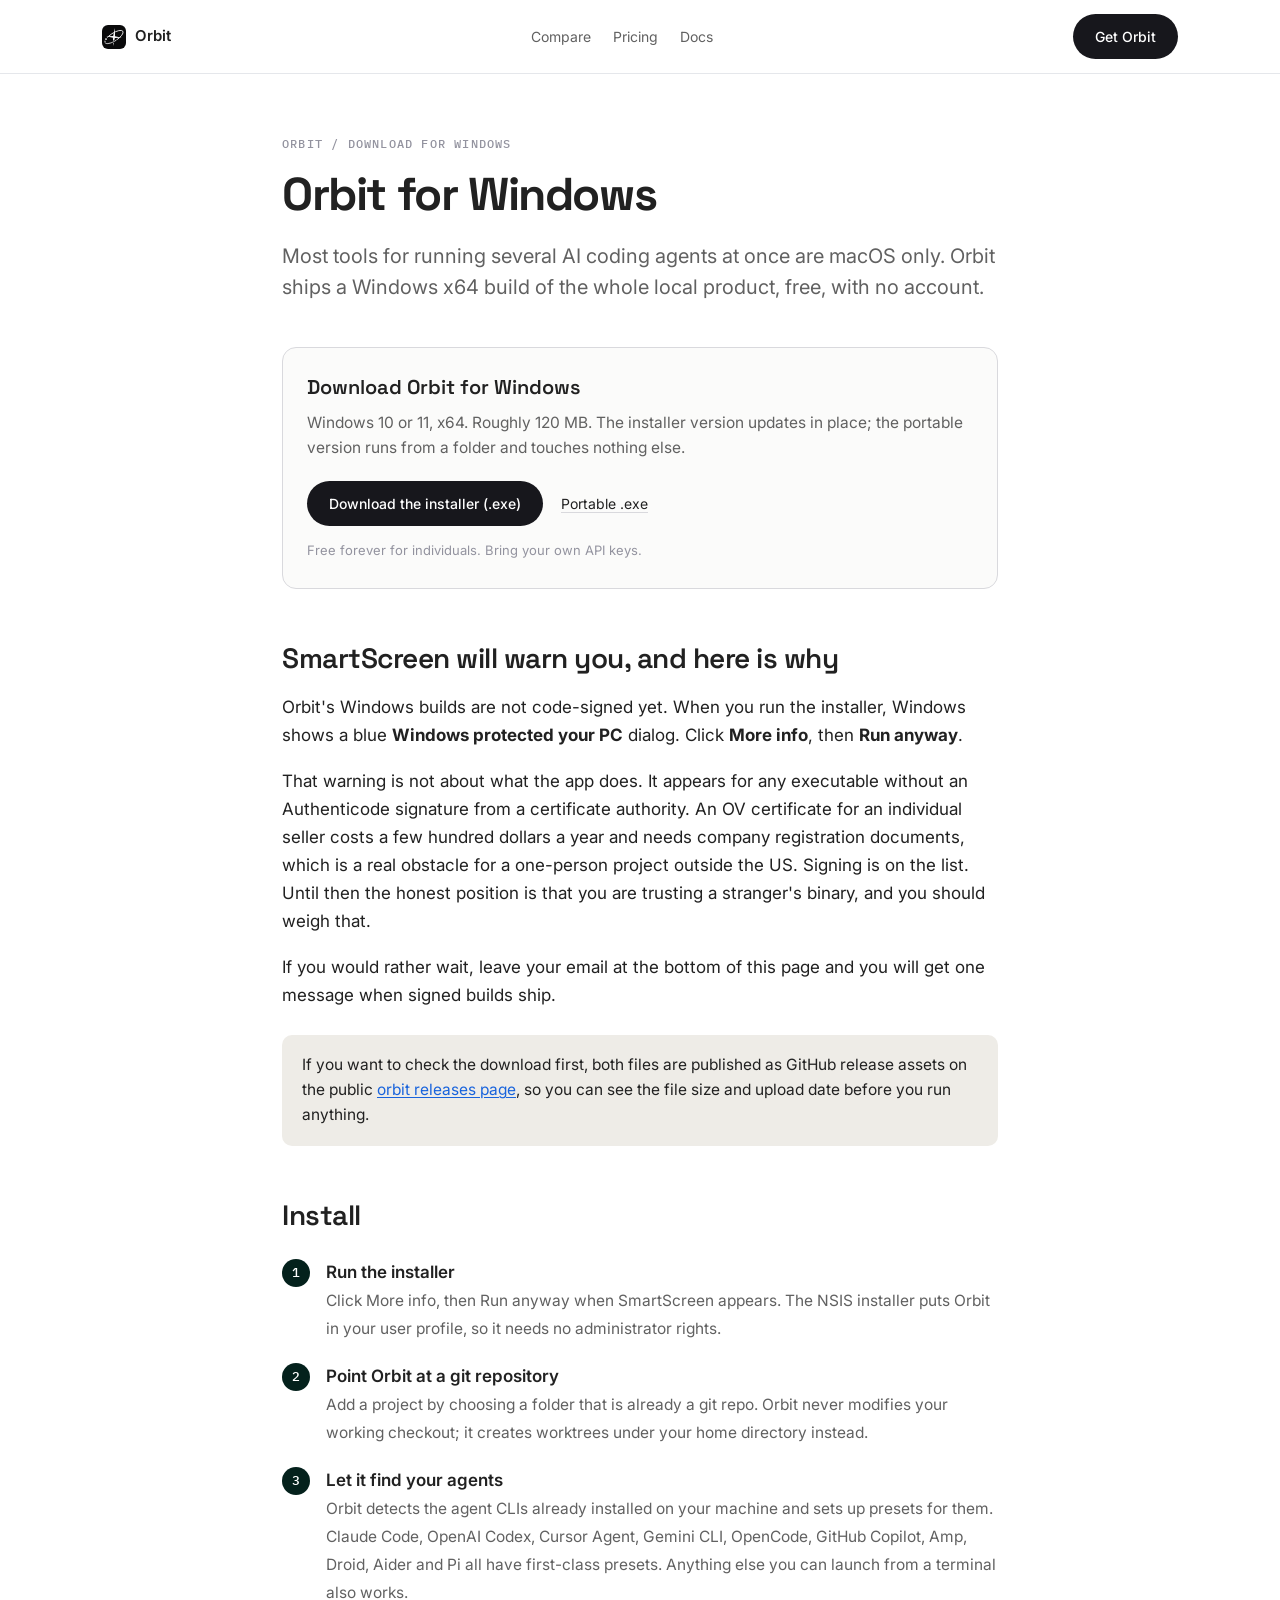
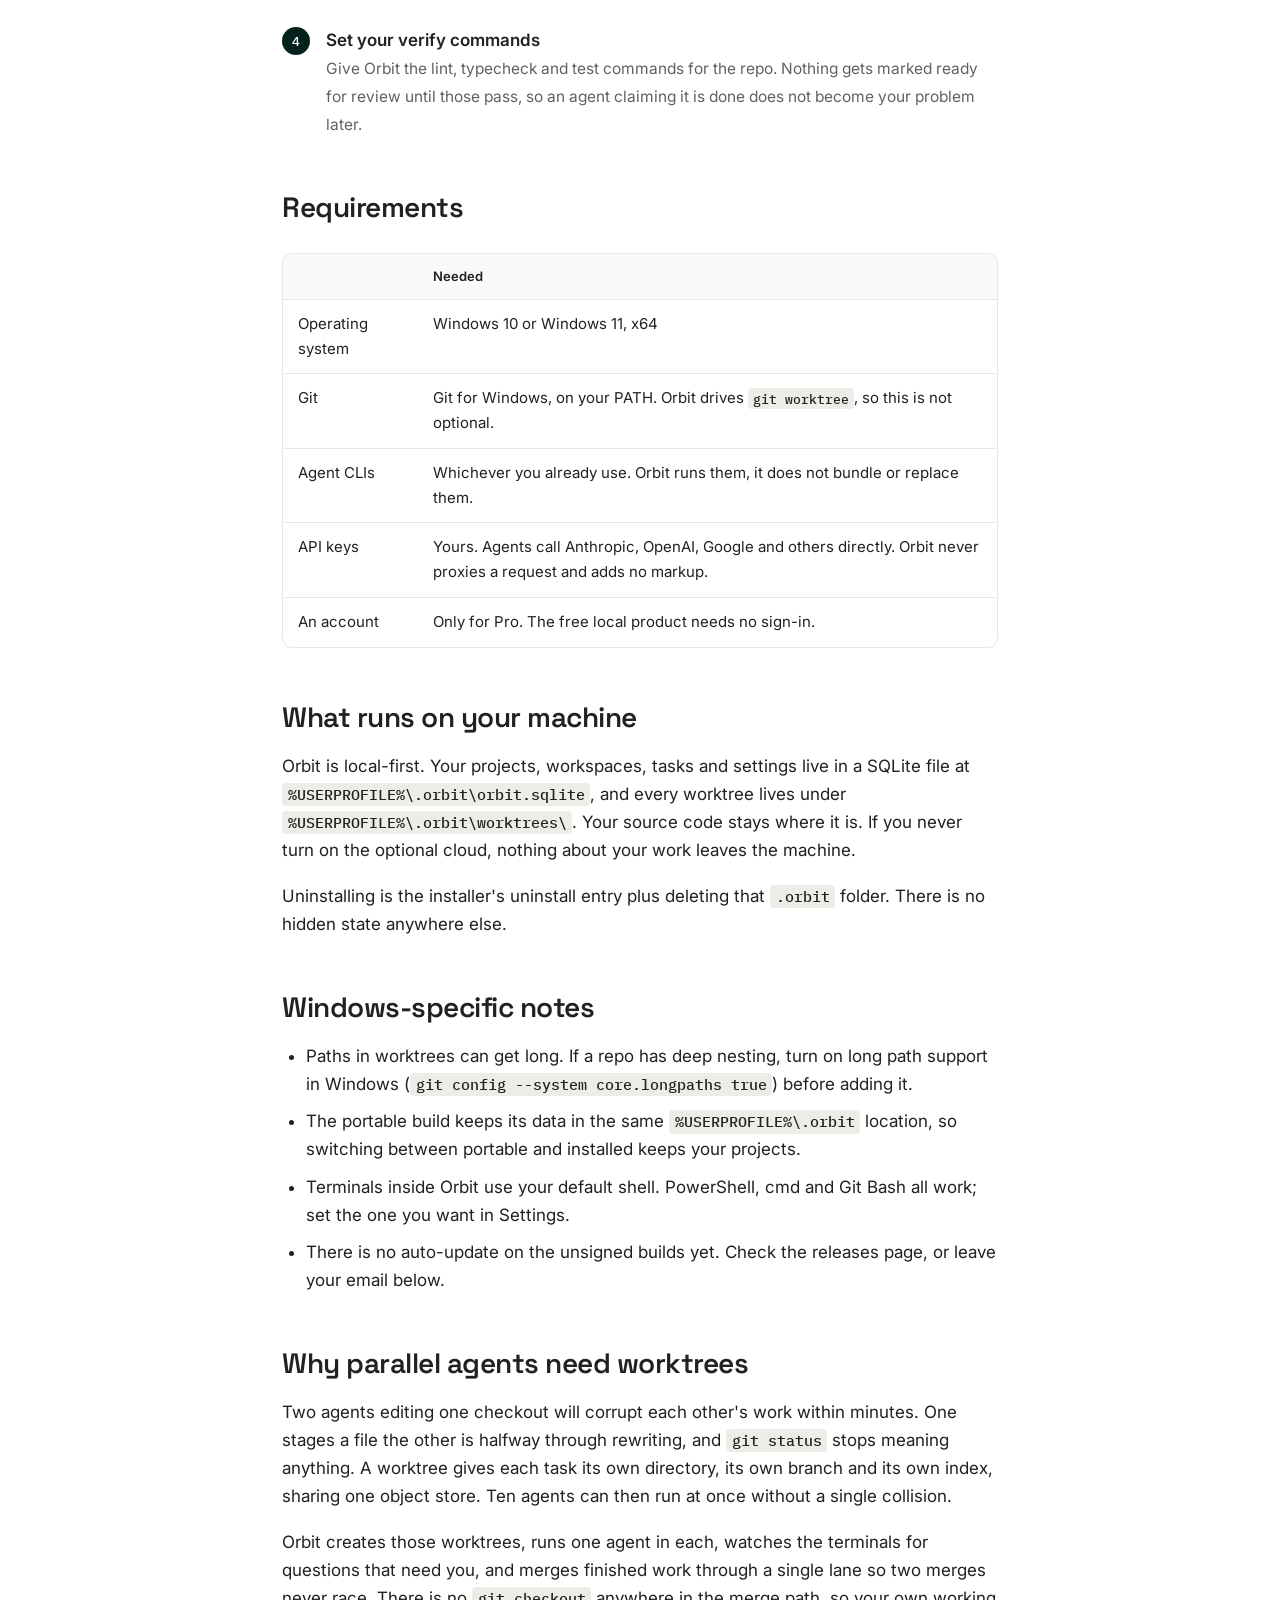
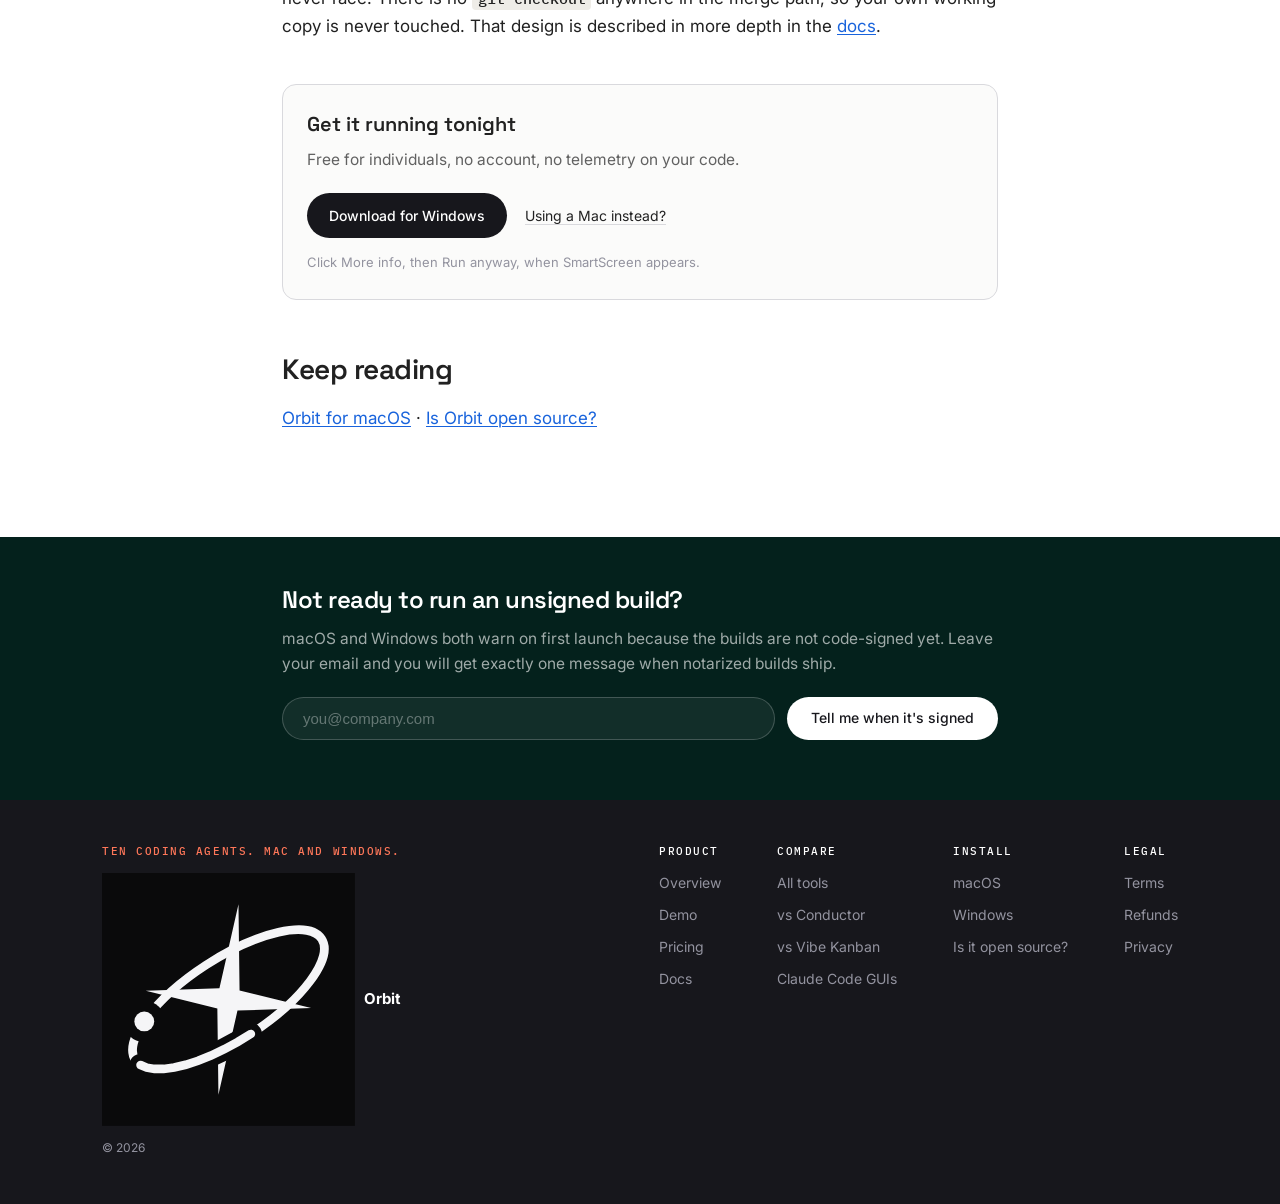
<file: download/windows/index.html>
<!doctype html>
<html lang="en">
<head>
<meta charset="UTF-8">
<meta name="viewport" content="width=device-width,initial-scale=1">
<title>Orbit for Windows · Run parallel AI coding agents on Windows 10 and 11</title>
<meta name="description" content="Download Orbit for Windows x64. Run Claude Code, Codex, Cursor Agent and more in parallel, each task in its own git worktree. Installer and portable exe, with the SmartScreen step explained.">
<link rel="canonical" href="https://getorbit.tech/download/windows/">
<meta name="theme-color" content="#04211c">
<link rel="icon" type="image/svg+xml" href="/favicon.svg">
<meta property="og:type" content="article">
<meta property="og:site_name" content="Orbit">
<meta property="og:url" content="https://getorbit.tech/download/windows/">
<meta property="og:title" content="Orbit for Windows">
<meta property="og:description" content="Download Orbit for Windows x64. Run Claude Code, Codex, Cursor Agent and more in parallel, each task in its own git worktree. Installer and portable exe, with the SmartScreen step explained.">
<meta property="og:image" content="https://getorbit.tech/og.png">
<meta property="og:image:width" content="1200">
<meta property="og:image:height" content="630">
<meta name="twitter:card" content="summary_large_image">
<meta name="twitter:title" content="Orbit for Windows">
<meta name="twitter:description" content="Download Orbit for Windows x64. Run Claude Code, Codex, Cursor Agent and more in parallel, each task in its own git worktree. Installer and portable exe, with the SmartScreen step explained.">
<meta name="twitter:image" content="https://getorbit.tech/og.png">
<link rel="preconnect" href="https://fonts.googleapis.com">
<link rel="preconnect" href="https://fonts.gstatic.com" crossorigin>
<link href="https://fonts.googleapis.com/css2?family=Inter:wght@400;500;600&family=IBM+Plex+Mono:wght@400;500&family=Space+Grotesk:wght@600;700&display=swap" rel="stylesheet">
<style>
*{margin:0;padding:0;box-sizing:border-box}
:root{--ink:#212121;--body:#616161;--mist:#93939f;--line:#e5e7eb;--hair:#d9d9dd;
--primary:#17171c;--band:#04211c;--stone:#eeece7;--coral:#ff7759;--action:#1863dc;--green:#003c33}
html{-webkit-text-size-adjust:100%}
body{background:#fff;color:var(--ink);font:400 17px/1.65 "Inter",ui-sans-serif,system-ui,sans-serif;
-webkit-font-smoothing:antialiased}
a{color:inherit}
main a{color:var(--action);text-decoration:underline;text-underline-offset:2px;text-decoration-thickness:1px}
main a:hover{text-decoration-thickness:2px}
code{font:500 .88em/1.5 "IBM Plex Mono",ui-monospace,Menlo,monospace;background:var(--stone);
padding:.14em .38em;border-radius:4px}
pre{background:var(--band);color:#e8f0ee;border-radius:10px;padding:18px 20px;overflow-x:auto;margin:26px 0}
pre code{background:none;padding:0;color:inherit;font-size:14px;line-height:1.7}

header.top{border-bottom:1px solid var(--line);position:sticky;top:0;background:rgba(255,255,255,.92);
backdrop-filter:blur(8px);z-index:10}
.topin{max-width:1120px;margin:0 auto;padding:14px 22px;display:flex;align-items:center;
justify-content:space-between;gap:16px}
.brand{display:flex;align-items:center;gap:9px;font-weight:600;font-size:15px;text-decoration:none}
.brand svg{width:24px;height:24px;border-radius:6px}
.topnav{display:flex;align-items:center;gap:22px;font-size:14px}
.topnav a{color:var(--body);text-decoration:none}
.topnav a:hover{color:var(--ink)}
.pill{display:inline-flex;align-items:center;gap:8px;background:var(--primary);color:#fff;
border-radius:999px;padding:11px 22px;font-size:14px;font-weight:500;text-decoration:none;
white-space:nowrap;transition:opacity .15s}
.pill:hover{opacity:.86}
.quiet{font-size:14px;color:var(--ink);text-decoration:underline;text-underline-offset:3px;
text-decoration-color:var(--hair)}

main{max-width:760px;margin:0 auto;padding:0 22px 40px}
.crumbs{font:500 12px/1 "IBM Plex Mono",monospace;letter-spacing:.1em;text-transform:uppercase;
color:var(--mist);padding:46px 0 0}
.crumbs a{color:var(--mist);text-decoration:none}
.crumbs a:hover{color:var(--ink)}
h1{font:700 46px/1.06 "Space Grotesk","Inter",sans-serif;letter-spacing:-1.4px;margin:20px 0 0}
.lede{font-size:20px;line-height:1.55;color:var(--body);margin:22px 0 0}
h2{font:600 28px/1.22 "Space Grotesk","Inter",sans-serif;letter-spacing:-.5px;margin:52px 0 0;
scroll-margin-top:80px}
h3{font:600 20px/1.3 "Space Grotesk","Inter",sans-serif;margin:34px 0 0}
main p{margin:18px 0 0;color:var(--ink)}
main ul,main ol{margin:18px 0 0;padding-left:24px}
main li{margin:9px 0;color:var(--ink)}
blockquote{margin:26px 0 0;padding:2px 0 2px 20px;border-left:3px solid var(--coral);color:var(--body)}
.note{margin:26px 0 0;background:var(--stone);border-radius:10px;padding:18px 20px;font-size:15.5px;
line-height:1.6;color:var(--ink)}
.tablewrap{overflow-x:auto;margin:28px 0 0;border:1px solid var(--line);border-radius:10px}
table{border-collapse:collapse;width:100%;font-size:15px;min-width:520px}
th,td{text-align:left;padding:12px 15px;border-bottom:1px solid var(--line);vertical-align:top}
th{background:#fafaf8;font-weight:600;font-size:13px;letter-spacing:.01em}
tbody tr:last-child td{border-bottom:none}
ol.steps{list-style:none;counter-reset:s;padding:0;margin:26px 0 0}
ol.steps li{counter-increment:s;position:relative;padding-left:44px;margin:20px 0}
ol.steps li::before{content:counter(s);position:absolute;left:0;top:1px;width:28px;height:28px;
border-radius:999px;background:var(--band);color:#fff;display:grid;place-items:center;
font:500 13px/1 "IBM Plex Mono",monospace}
ol.steps strong{display:block;font-weight:600}
ol.steps span{color:var(--body);font-size:15.5px}

.ctabox{margin:44px 0 0;border:1px solid var(--hair);border-radius:14px;padding:26px 24px;background:#fbfbfa}
.ctatitle{font:600 20px/1.3 "Space Grotesk",sans-serif;margin:0}
.ctabody{margin:10px 0 0;color:var(--body);font-size:15.5px}
.ctarow{margin:20px 0 0;display:flex;flex-wrap:wrap;align-items:center;gap:18px}
.ctafoot{margin:14px 0 0;font-size:13px;color:var(--mist)}

.capture{background:var(--band);color:#fff;margin-top:64px}
.capin{max-width:760px;margin:0 auto;padding:48px 22px}
.capture h2{color:#fff;margin:0;font-size:24px}
.capture p{color:rgba(255,255,255,.62);font-size:15.5px;margin:12px 0 0}
.capform{margin:20px 0 0;display:flex;flex-wrap:wrap;gap:12px}
.capform input{flex:1 1 240px;min-width:0;background:rgba(255,255,255,.06);
border:1px solid rgba(255,255,255,.2);border-radius:999px;padding:12px 20px;color:#fff;font-size:15px}
.capform input::placeholder{color:rgba(255,255,255,.35)}
.capform input:focus{outline:none;border-color:rgba(255,255,255,.45)}
.capform button{background:#fff;color:var(--primary);border:0;border-radius:999px;padding:12px 24px;
font:500 14px/1 "Inter",sans-serif;cursor:pointer}
.capmsg{margin:12px 0 0;font-size:14px;color:#5ad19a}

footer.bot{background:var(--primary);color:#fff;padding:46px 0}
.botin{max-width:1120px;margin:0 auto;padding:0 22px;display:flex;flex-wrap:wrap;gap:40px;
justify-content:space-between}
footer.bot p.tag{font:500 11px/1 "IBM Plex Mono",monospace;letter-spacing:.14em;text-transform:uppercase;
color:var(--coral)}
.botcol h4{font:500 11px/1 "IBM Plex Mono",monospace;letter-spacing:.14em;text-transform:uppercase;
margin-bottom:14px}
.botcol a{display:block;color:var(--mist);font-size:14px;text-decoration:none;margin:9px 0}
.botcol a:hover{color:#fff}
.botcols{display:flex;flex-wrap:wrap;gap:40px 56px}

@media(max-width:640px){
h1{font-size:34px;letter-spacing:-.9px}
.lede{font-size:18px}
h2{font-size:24px}
body{font-size:16px}
.topnav{display:none}
}
</style>
<script type="application/ld+json">{"@context":"https://schema.org","@graph":[{"@type":"BreadcrumbList","itemListElement":[{"@type":"ListItem","position":1,"name":"Orbit","item":"https://getorbit.tech/"},{"@type":"ListItem","position":2,"name":"Download for Windows","item":"https://getorbit.tech/download/windows/"}]},{"@type":"SoftwareApplication","name":"Orbit for Windows","applicationCategory":"DeveloperApplication","operatingSystem":"Windows 10, Windows 11 (x64)","url":"https://getorbit.tech/download/windows/","downloadUrl":"https://github.com/rajveer2450/orbit/releases/latest/download/ORBIT-windows-x64-setup.exe","offers":{"@type":"Offer","price":"0","priceCurrency":"USD"}}]}</script>
</head>
<body>
<header class="top"><div class="topin">
  <a class="brand" href="/"><svg xmlns="http://www.w3.org/2000/svg" viewBox="0 0 28 28" aria-hidden="true"><rect width="28" height="28" fill="#0a0a0b"/><defs><mask id="m"><rect width="28" height="28" fill="#fff"/><path d="M 16.48 17.82 L 15.02 18.71 L 13.54 19.51 L 12.07 20.21 L 10.64 20.79 L 9.27 21.23 L 7.99 21.53 L 6.83 21.69 L 5.81 21.69 L 4.96 21.55 L 4.27 21.26" fill="none" stroke="#000" stroke-linecap="round" stroke-width="2.47"/><circle cx="4.68" cy="16.43" r="2.3" fill="#000"/></mask></defs><g mask="url(#m)"><ellipse cx="14" cy="14" rx="12.3" ry="4.55" fill="none" stroke="#f5f5f7" stroke-width=".95" transform="rotate(-33 14 14)"/><polygon points="15.11,3.46 15.23,13.00 23.15,14.96 15.00,15.23 12.89,24.54 12.77,15.00 4.85,13.04 13.00,12.77" fill="#f5f5f7"/></g><path d="M 16.48 17.82 L 15.02 18.71 L 13.54 19.51 L 12.07 20.21 L 10.64 20.79 L 9.27 21.23 L 7.99 21.53 L 6.83 21.69 L 5.81 21.69 L 4.96 21.55 L 4.27 21.26" fill="none" stroke="#f5f5f7" stroke-width=".95" stroke-linecap="round"/><circle cx="4.68" cy="16.43" r="1.1" fill="#f5f5f7"/></svg><span>Orbit</span></a>
  <nav class="topnav">
    <a href="/run-multiple-ai-coding-agents/">Compare</a>
    <a href="/#pricing">Pricing</a>
    <a href="/docs/">Docs</a>
  </nav>
  <a class="pill" href="/" data-dl="home">Get Orbit</a>
</div></header>

<main>
  <p class="crumbs"><a href="/">Orbit</a> / Download for Windows</p>
  <h1>Orbit for Windows</h1>
  <p class="lede">Most tools for running several AI coding agents at once are macOS only. Orbit ships a Windows x64 build of the whole local product, free, with no account.</p>

    <div class="ctabox">
      <p class="ctatitle">Download Orbit for Windows</p>
      <p class="ctabody">Windows 10 or 11, x64. Roughly 120 MB. The installer version updates in place; the portable version runs from a folder and touches nothing else.</p>
      <div class="ctarow">
        <a class="pill" href="https://github.com/rajveer2450/orbit/releases/latest/download/ORBIT-windows-x64-setup.exe" data-dl="windows">Download the installer (.exe)</a>
        <a class="quiet" href="https://github.com/rajveer2450/orbit/releases/latest/download/ORBIT-windows-x64-portable.exe" data-dl="windows_portable">Portable .exe</a>
      </div>
      <p class="ctafoot">Free forever for individuals. Bring your own API keys.</p>
    </div>
<h2 id="smartscreen-will-warn-you-and-here-is-why">SmartScreen will warn you, and here is why</h2>
<p>Orbit's Windows builds are not code-signed yet. When you run the installer, Windows shows a blue <strong>Windows protected your PC</strong> dialog. Click <strong>More info</strong>, then <strong>Run anyway</strong>.</p>
<p>That warning is not about what the app does. It appears for any executable without an Authenticode signature from a certificate authority. An OV certificate for an individual seller costs a few hundred dollars a year and needs company registration documents, which is a real obstacle for a one-person project outside the US. Signing is on the list. Until then the honest position is that you are trusting a stranger's binary, and you should weigh that.</p>
<p>If you would rather wait, leave your email at the bottom of this page and you will get one message when signed builds ship.</p>
<aside class="note">If you want to check the download first, both files are published as GitHub release assets on the public <a href="https://github.com/rajveer2450/orbit/releases/latest" rel="noopener">orbit releases page</a>, so you can see the file size and upload date before you run anything.</aside>
<h2 id="install">Install</h2>

    <ol class="steps"><li><strong>Run the installer</strong><span>Click More info, then Run anyway when SmartScreen appears. The NSIS installer puts Orbit in your user profile, so it needs no administrator rights.</span></li><li><strong>Point Orbit at a git repository</strong><span>Add a project by choosing a folder that is already a git repo. Orbit never modifies your working checkout; it creates worktrees under your home directory instead.</span></li><li><strong>Let it find your agents</strong><span>Orbit detects the agent CLIs already installed on your machine and sets up presets for them. Claude Code, OpenAI Codex, Cursor Agent, Gemini CLI, OpenCode, GitHub Copilot, Amp, Droid, Aider and Pi all have first-class presets. Anything else you can launch from a terminal also works.</span></li><li><strong>Set your verify commands</strong><span>Give Orbit the lint, typecheck and test commands for the repo. Nothing gets marked ready for review until those pass, so an agent claiming it is done does not become your problem later.</span></li></ol>
<h2 id="requirements">Requirements</h2>

    <div class="tablewrap">
      <table>
        <thead><tr><th></th><th>Needed</th></tr></thead>
        <tbody><tr><td>Operating system</td><td>Windows 10 or Windows 11, x64</td></tr><tr><td>Git</td><td>Git for Windows, on your PATH. Orbit drives <code>git worktree</code>, so this is not optional.</td></tr><tr><td>Agent CLIs</td><td>Whichever you already use. Orbit runs them, it does not bundle or replace them.</td></tr><tr><td>API keys</td><td>Yours. Agents call Anthropic, OpenAI, Google and others directly. Orbit never proxies a request and adds no markup.</td></tr><tr><td>An account</td><td>Only for Pro. The free local product needs no sign-in.</td></tr></tbody>
      </table>
    </div>
<h2 id="what-runs-on-your-machine">What runs on your machine</h2>
<p>Orbit is local-first. Your projects, workspaces, tasks and settings live in a SQLite file at <code>%USERPROFILE%\.orbit\orbit.sqlite</code>, and every worktree lives under <code>%USERPROFILE%\.orbit\worktrees\</code>. Your source code stays where it is. If you never turn on the optional cloud, nothing about your work leaves the machine.</p>
<p>Uninstalling is the installer's uninstall entry plus deleting that <code>.orbit</code> folder. There is no hidden state anywhere else.</p>
<h2 id="windows-specific-notes">Windows-specific notes</h2>
<ul><li>Paths in worktrees can get long. If a repo has deep nesting, turn on long path support in Windows (<code>git config --system core.longpaths true</code>) before adding it.</li><li>The portable build keeps its data in the same <code>%USERPROFILE%\.orbit</code> location, so switching between portable and installed keeps your projects.</li><li>Terminals inside Orbit use your default shell. PowerShell, cmd and Git Bash all work; set the one you want in Settings.</li><li>There is no auto-update on the unsigned builds yet. Check the releases page, or leave your email below.</li></ul>
<h2 id="why-parallel-agents-need-worktrees">Why parallel agents need worktrees</h2>
<p>Two agents editing one checkout will corrupt each other's work within minutes. One stages a file the other is halfway through rewriting, and <code>git status</code> stops meaning anything. A worktree gives each task its own directory, its own branch and its own index, sharing one object store. Ten agents can then run at once without a single collision.</p>
<p>Orbit creates those worktrees, runs one agent in each, watches the terminals for questions that need you, and merges finished work through a single lane so two merges never race. There is no <code>git checkout</code> anywhere in the merge path, so your own working copy is never touched. That design is described in more depth in the <a href="/docs/">docs</a>.</p>

    <div class="ctabox">
      <p class="ctatitle">Get it running tonight</p>
      <p class="ctabody">Free for individuals, no account, no telemetry on your code.</p>
      <div class="ctarow">
        <a class="pill" href="https://github.com/rajveer2450/orbit/releases/latest/download/ORBIT-windows-x64-setup.exe" data-dl="windows">Download for Windows</a>
        <a class="quiet" href="/download/mac/" data-dl="mac_crosslink">Using a Mac instead?</a>
      </div>
      <p class="ctafoot">Click More info, then Run anyway, when SmartScreen appears.</p>
    </div>
  <h2 id="keep-reading">Keep reading</h2><p class="related"><a href="/download/mac/">Orbit for macOS</a> · <a href="/open-source/">Is Orbit open source?</a></p>
</main>

<section class="capture"><div class="capin">
  <h2>Not ready to run an unsigned build?</h2>
  <p>macOS and Windows both warn on first launch because the builds are not code-signed yet. Leave your email and you will get exactly one message when notarized builds ship.</p>
  <form class="capform" id="cap">
    <label for="capemail" style="position:absolute;left:-9999px">Email address</label>
    <input id="capemail" type="email" required placeholder="you@company.com" autocomplete="email">
    <button type="submit">Tell me when it's signed</button>
  </form>
  <p class="capmsg" id="capmsg"></p>
</div></section>

<footer class="bot"><div class="botin">
  <div>
    <p class="tag">Ten coding agents. Mac and Windows.</p>
    <div style="display:flex;align-items:center;gap:9px;margin-top:16px"><svg xmlns="http://www.w3.org/2000/svg" viewBox="0 0 28 28" aria-hidden="true"><rect width="28" height="28" fill="#0a0a0b"/><defs><mask id="m"><rect width="28" height="28" fill="#fff"/><path d="M 16.48 17.82 L 15.02 18.71 L 13.54 19.51 L 12.07 20.21 L 10.64 20.79 L 9.27 21.23 L 7.99 21.53 L 6.83 21.69 L 5.81 21.69 L 4.96 21.55 L 4.27 21.26" fill="none" stroke="#000" stroke-linecap="round" stroke-width="2.47"/><circle cx="4.68" cy="16.43" r="2.3" fill="#000"/></mask></defs><g mask="url(#m)"><ellipse cx="14" cy="14" rx="12.3" ry="4.55" fill="none" stroke="#f5f5f7" stroke-width=".95" transform="rotate(-33 14 14)"/><polygon points="15.11,3.46 15.23,13.00 23.15,14.96 15.00,15.23 12.89,24.54 12.77,15.00 4.85,13.04 13.00,12.77" fill="#f5f5f7"/></g><path d="M 16.48 17.82 L 15.02 18.71 L 13.54 19.51 L 12.07 20.21 L 10.64 20.79 L 9.27 21.23 L 7.99 21.53 L 6.83 21.69 L 5.81 21.69 L 4.96 21.55 L 4.27 21.26" fill="none" stroke="#f5f5f7" stroke-width=".95" stroke-linecap="round"/><circle cx="4.68" cy="16.43" r="1.1" fill="#f5f5f7"/></svg><strong style="font-size:15px">Orbit</strong></div>
    <p style="margin-top:12px;font-size:12px;color:var(--mist)">© 2026</p>
  </div>
  <div class="botcols">
    <div class="botcol"><h4>Product</h4>
      <a href="/">Overview</a><a href="/#demo">Demo</a><a href="/#pricing">Pricing</a><a href="/docs/">Docs</a>
    </div>
    <div class="botcol"><h4>Compare</h4>
      <a href="/run-multiple-ai-coding-agents/">All tools</a><a href="/alternatives/conductor/">vs Conductor</a><a href="/alternatives/vibe-kanban/">vs Vibe Kanban</a><a href="/claude-code-gui/">Claude Code GUIs</a>
    </div>
    <div class="botcol"><h4>Install</h4>
      <a href="/download/mac/">macOS</a><a href="/download/windows/">Windows</a><a href="/open-source/">Is it open source?</a>
    </div>
    <div class="botcol"><h4>Legal</h4>
      <a href="/terms.html">Terms</a><a href="/refunds.html">Refunds</a><a href="/privacy.html">Privacy</a>
    </div>
  </div>
</div></footer>
<script>
!function(t,e){var o,n,p,r;e.__SV||(window.posthog=e,e._i=[],e.init=function(i,s,a){function g(t,e){var o=e.split(".");2==o.length&&(t=t[o[0]],e=o[1]),t[e]=function(){t.push([e].concat(Array.prototype.slice.call(arguments,0)))}}(p=t.createElement("script")).type="text/javascript",p.async=!0,p.src=s.api_host+"/static/array.js",(r=t.getElementsByTagName("script")[0]).parentNode.insertBefore(p,r);var u=e;for(void 0!==a?u=e[a]=[]:a="posthog",u.people=u.people||[],u.toString=function(t){var e="posthog";return"posthog"!==a&&(e+="."+a),t||(e+=" (stub)"),e},u.people.toString=function(){return u.toString(1)+".people (stub)"},o="capture identify alias people.set people.set_once set_config register register_once unregister opt_out_capturing has_opted_out_capturing opt_in_capturing reset isFeatureEnabled onFeatureFlags getFeatureFlag getFeatureFlagPayload reloadFeatureFlags group updateEarlyAccessFeatureEnrollment getEarlyAccessFeatures getActiveMatchingSurveys getSurveys".split(" "),n=0;n<o.length;n++)g(u,o[n]);e._i.push([i,s,a])},e.__SV=1)}(document,window.posthog||[]);
posthog.init("phc_r5TmQjBoE8czkSPHNvykzGKSmrGYi8G2rMXUnZx3nTuL",{api_host:"https://us.i.posthog.com",persistence:"memory",autocapture:!1,disable_session_recording:!0,respect_dnt:!0});
document.addEventListener("click",function(e){
  var a=e.target.closest("[data-dl]");
  if(a&&window.posthog)posthog.capture("download_clicked",{platform:a.getAttribute("data-dl"),location:"content_page",page:location.pathname});
});
var f=document.getElementById("cap");
if(f)f.addEventListener("submit",function(e){
  e.preventDefault();
  var em=f.querySelector("input").value,msg=document.getElementById("capmsg");
  var q=new URLSearchParams(location.search),att={referrer:document.referrer||""};
  ["utm_source","utm_medium","utm_campaign","utm_content","ref"].forEach(function(k){if(q.get(k))att[k]=q.get(k)});
  fetch("https://orbit-api-lxuvpz5gta-uc.a.run.app"+"/api/leads",{method:"POST",headers:{"Content-Type":"application/json"},
    body:JSON.stringify({email:em,source:"content-page",attribution:att})})
    .then(function(r){
      if(!r.ok)throw 0;
      msg.textContent="Done. One email when the signed builds are out, and nothing else.";
      f.style.display="none";
      if(window.posthog)posthog.capture("lead_captured",{source:"content-page",page:location.pathname});
    })
    .catch(function(){msg.style.color="#ffad9b";msg.textContent="That did not go through. Email rajveerpatel.2450@gmail.com and you will be added by hand."});
});
</script>
</body>
</html>
</file>
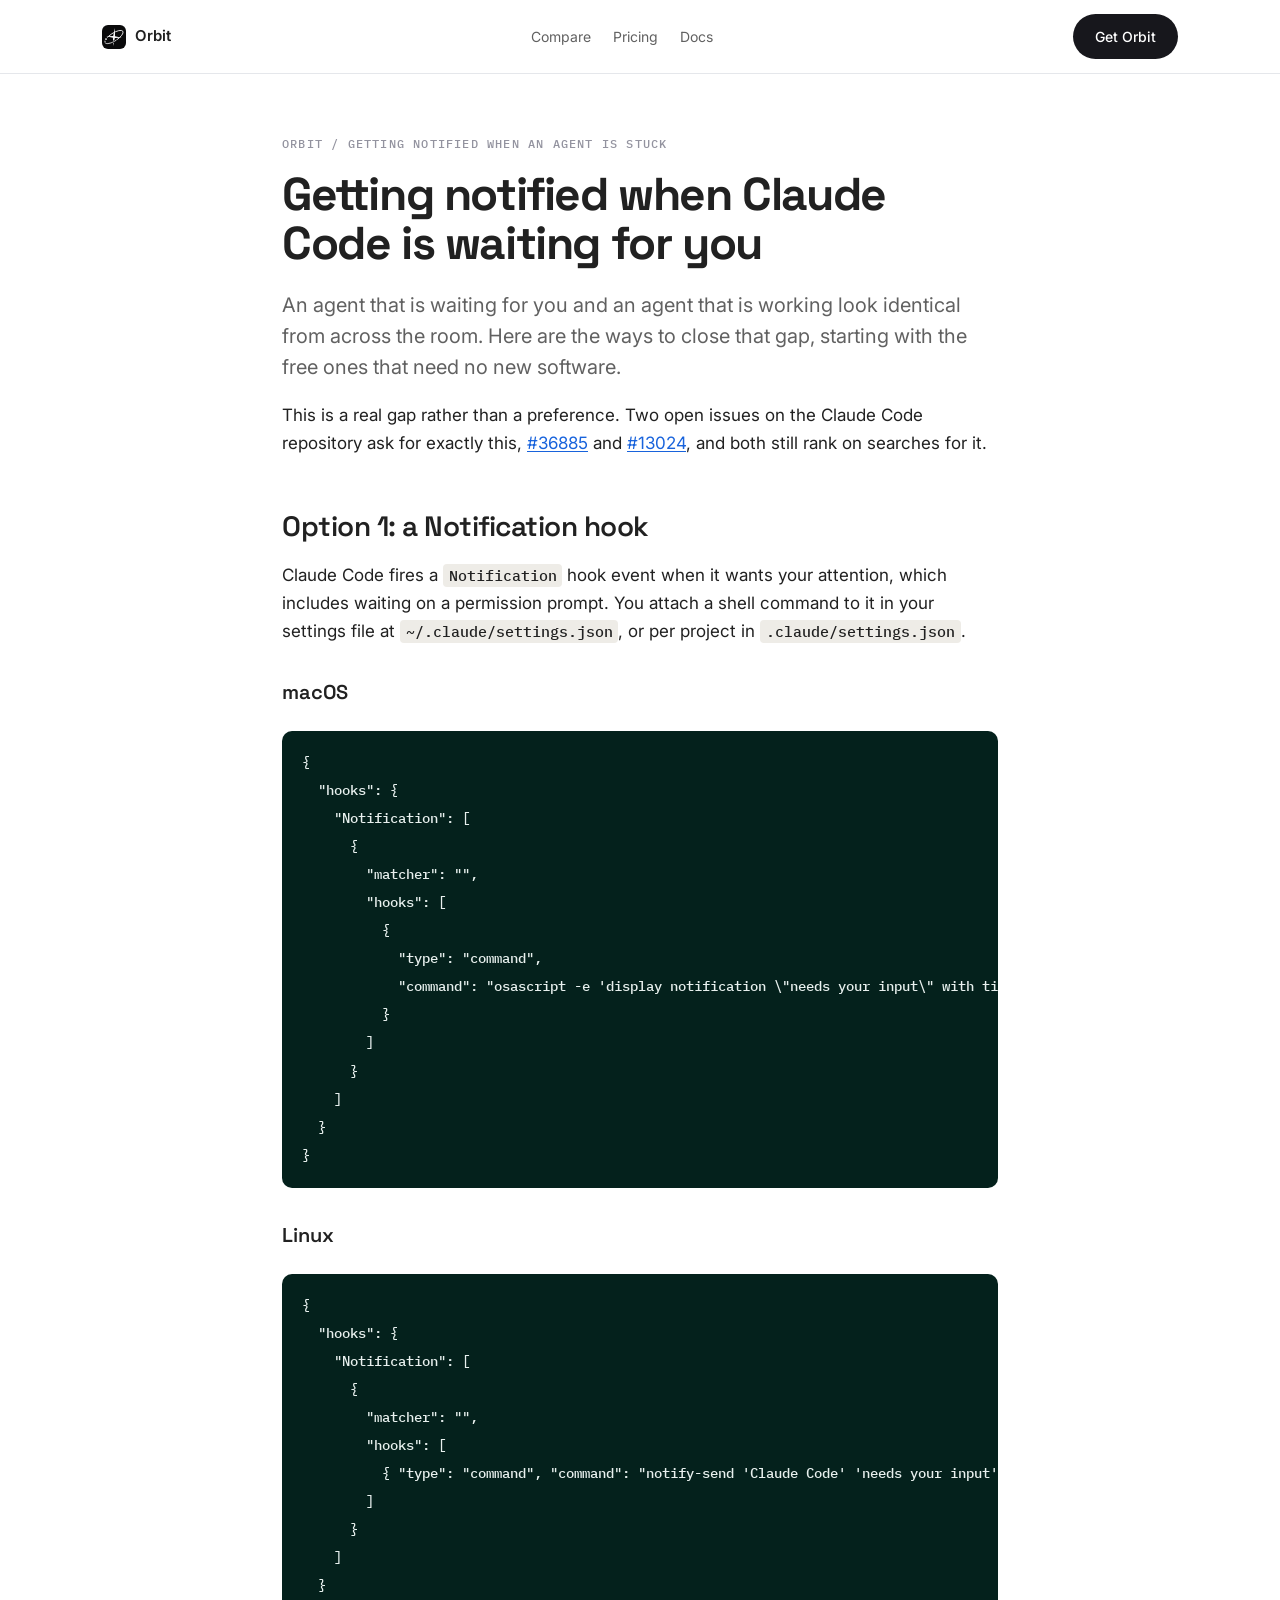
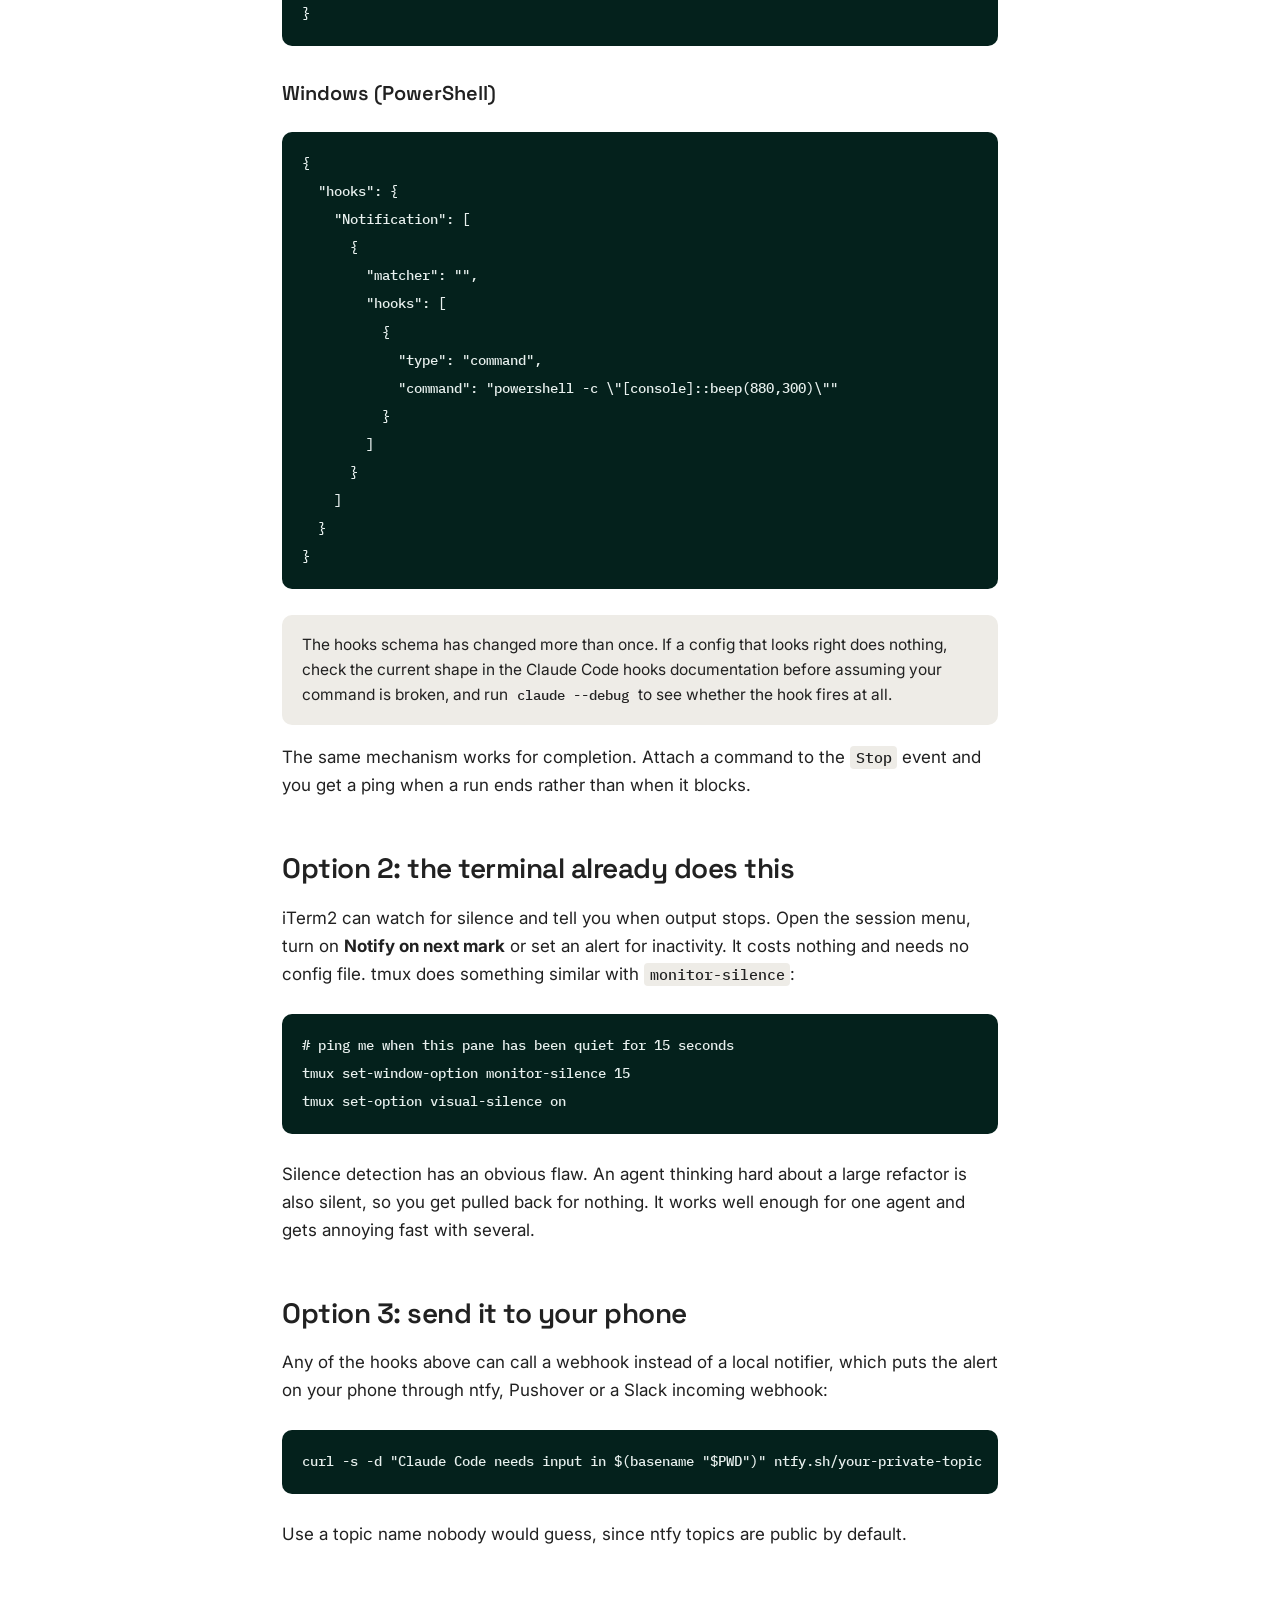
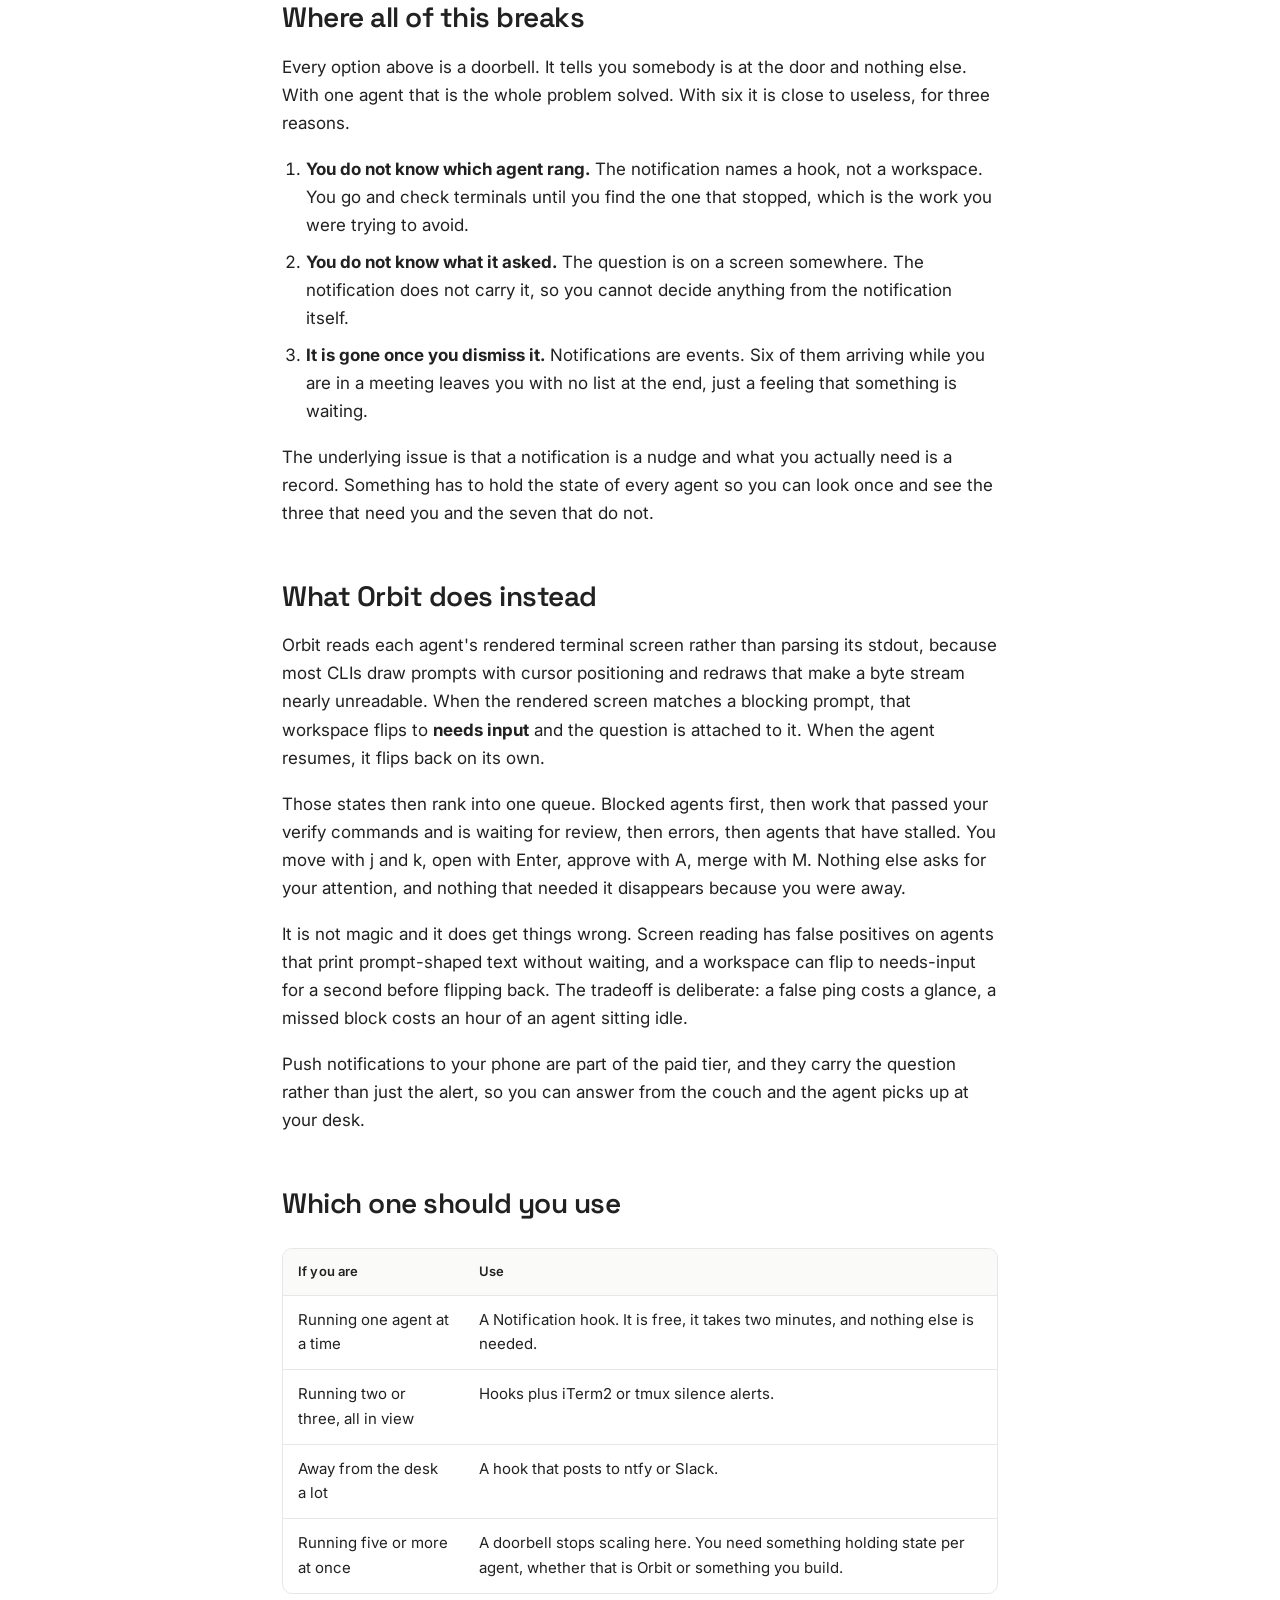
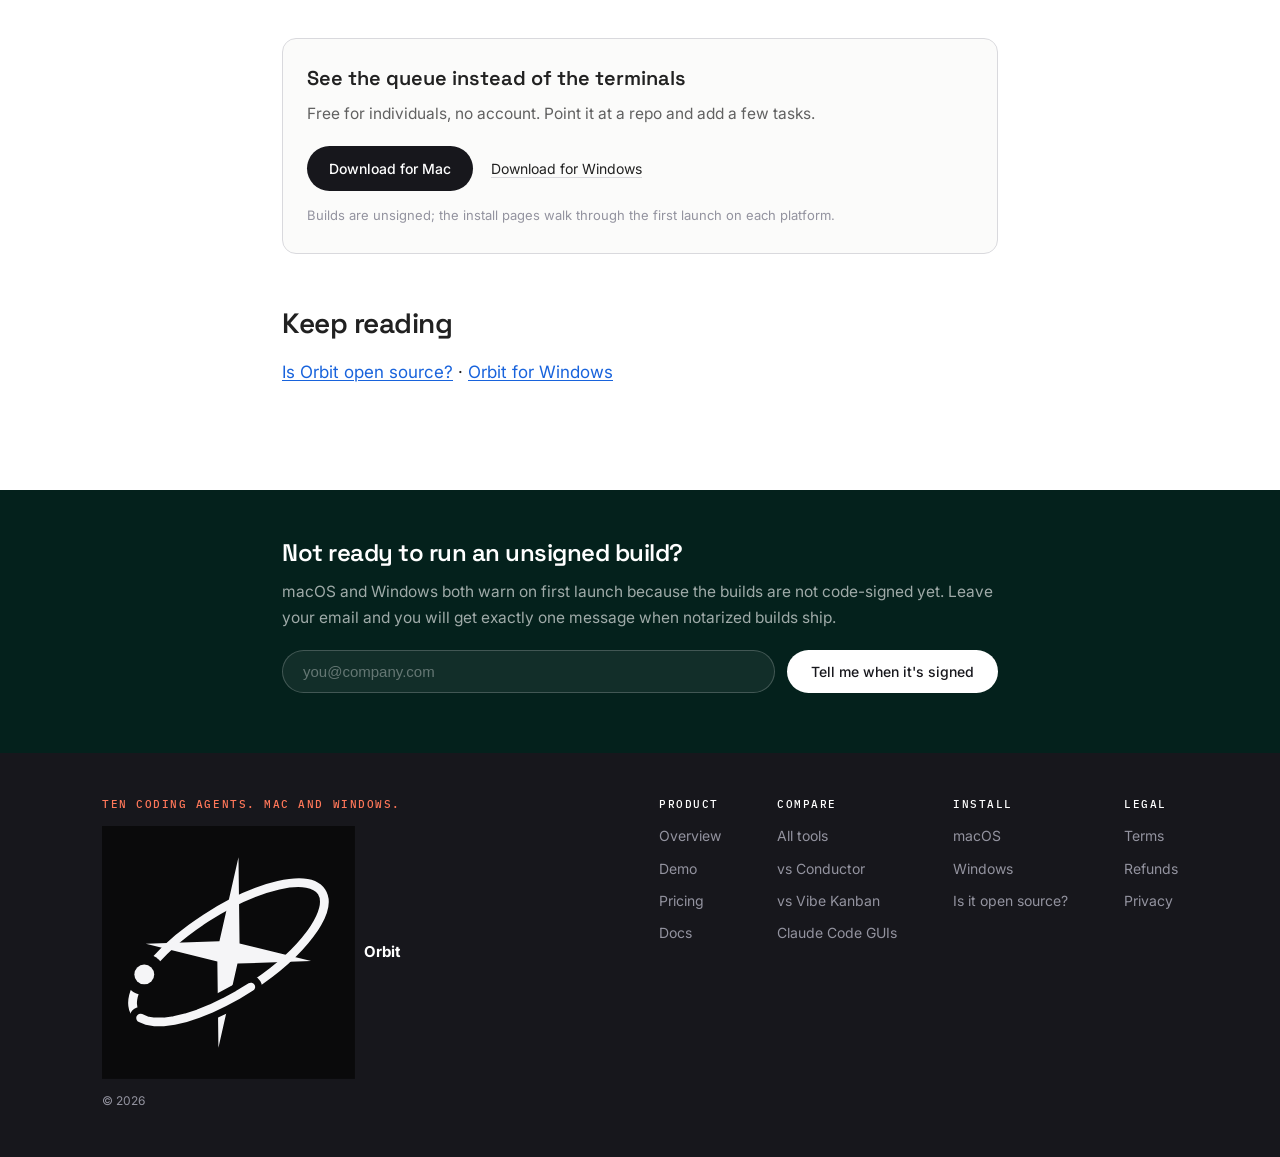
<file: guides/get-notified-when-claude-code-needs-input/index.html>
<!doctype html>
<html lang="en">
<head>
<meta charset="UTF-8">
<meta name="viewport" content="width=device-width,initial-scale=1">
<title>How to get notified when Claude Code is waiting for input</title>
<meta name="description" content="Hooks, terminal bells and iTerm2 triggers all notify you when Claude Code needs an answer. Here is how to set each one up, and where they stop working once you are running six agents at once.">
<link rel="canonical" href="https://getorbit.tech/guides/get-notified-when-claude-code-needs-input/">
<meta name="theme-color" content="#04211c">
<link rel="icon" type="image/svg+xml" href="/favicon.svg">
<meta property="og:type" content="article">
<meta property="og:site_name" content="Orbit">
<meta property="og:url" content="https://getorbit.tech/guides/get-notified-when-claude-code-needs-input/">
<meta property="og:title" content="Getting notified when Claude Code is waiting for you">
<meta property="og:description" content="Hooks, terminal bells and iTerm2 triggers all notify you when Claude Code needs an answer. Here is how to set each one up, and where they stop working once you are running six agents at once.">
<meta property="og:image" content="https://getorbit.tech/og.png">
<meta property="og:image:width" content="1200">
<meta property="og:image:height" content="630">
<meta name="twitter:card" content="summary_large_image">
<meta name="twitter:title" content="Getting notified when Claude Code is waiting for you">
<meta name="twitter:description" content="Hooks, terminal bells and iTerm2 triggers all notify you when Claude Code needs an answer. Here is how to set each one up, and where they stop working once you are running six agents at once.">
<meta name="twitter:image" content="https://getorbit.tech/og.png">
<link rel="preconnect" href="https://fonts.googleapis.com">
<link rel="preconnect" href="https://fonts.gstatic.com" crossorigin>
<link href="https://fonts.googleapis.com/css2?family=Inter:wght@400;500;600&family=IBM+Plex+Mono:wght@400;500&family=Space+Grotesk:wght@600;700&display=swap" rel="stylesheet">
<style>
*{margin:0;padding:0;box-sizing:border-box}
:root{--ink:#212121;--body:#616161;--mist:#93939f;--line:#e5e7eb;--hair:#d9d9dd;
--primary:#17171c;--band:#04211c;--stone:#eeece7;--coral:#ff7759;--action:#1863dc;--green:#003c33}
html{-webkit-text-size-adjust:100%}
body{background:#fff;color:var(--ink);font:400 17px/1.65 "Inter",ui-sans-serif,system-ui,sans-serif;
-webkit-font-smoothing:antialiased}
a{color:inherit}
main a{color:var(--action);text-decoration:underline;text-underline-offset:2px;text-decoration-thickness:1px}
main a:hover{text-decoration-thickness:2px}
code{font:500 .88em/1.5 "IBM Plex Mono",ui-monospace,Menlo,monospace;background:var(--stone);
padding:.14em .38em;border-radius:4px}
pre{background:var(--band);color:#e8f0ee;border-radius:10px;padding:18px 20px;overflow-x:auto;margin:26px 0}
pre code{background:none;padding:0;color:inherit;font-size:14px;line-height:1.7}

header.top{border-bottom:1px solid var(--line);position:sticky;top:0;background:rgba(255,255,255,.92);
backdrop-filter:blur(8px);z-index:10}
.topin{max-width:1120px;margin:0 auto;padding:14px 22px;display:flex;align-items:center;
justify-content:space-between;gap:16px}
.brand{display:flex;align-items:center;gap:9px;font-weight:600;font-size:15px;text-decoration:none}
.brand svg{width:24px;height:24px;border-radius:6px}
.topnav{display:flex;align-items:center;gap:22px;font-size:14px}
.topnav a{color:var(--body);text-decoration:none}
.topnav a:hover{color:var(--ink)}
.pill{display:inline-flex;align-items:center;gap:8px;background:var(--primary);color:#fff;
border-radius:999px;padding:11px 22px;font-size:14px;font-weight:500;text-decoration:none;
white-space:nowrap;transition:opacity .15s}
.pill:hover{opacity:.86}
.quiet{font-size:14px;color:var(--ink);text-decoration:underline;text-underline-offset:3px;
text-decoration-color:var(--hair)}

main{max-width:760px;margin:0 auto;padding:0 22px 40px}
.crumbs{font:500 12px/1 "IBM Plex Mono",monospace;letter-spacing:.1em;text-transform:uppercase;
color:var(--mist);padding:46px 0 0}
.crumbs a{color:var(--mist);text-decoration:none}
.crumbs a:hover{color:var(--ink)}
h1{font:700 46px/1.06 "Space Grotesk","Inter",sans-serif;letter-spacing:-1.4px;margin:20px 0 0}
.lede{font-size:20px;line-height:1.55;color:var(--body);margin:22px 0 0}
h2{font:600 28px/1.22 "Space Grotesk","Inter",sans-serif;letter-spacing:-.5px;margin:52px 0 0;
scroll-margin-top:80px}
h3{font:600 20px/1.3 "Space Grotesk","Inter",sans-serif;margin:34px 0 0}
main p{margin:18px 0 0;color:var(--ink)}
main ul,main ol{margin:18px 0 0;padding-left:24px}
main li{margin:9px 0;color:var(--ink)}
blockquote{margin:26px 0 0;padding:2px 0 2px 20px;border-left:3px solid var(--coral);color:var(--body)}
.note{margin:26px 0 0;background:var(--stone);border-radius:10px;padding:18px 20px;font-size:15.5px;
line-height:1.6;color:var(--ink)}
.tablewrap{overflow-x:auto;margin:28px 0 0;border:1px solid var(--line);border-radius:10px}
table{border-collapse:collapse;width:100%;font-size:15px;min-width:520px}
th,td{text-align:left;padding:12px 15px;border-bottom:1px solid var(--line);vertical-align:top}
th{background:#fafaf8;font-weight:600;font-size:13px;letter-spacing:.01em}
tbody tr:last-child td{border-bottom:none}
ol.steps{list-style:none;counter-reset:s;padding:0;margin:26px 0 0}
ol.steps li{counter-increment:s;position:relative;padding-left:44px;margin:20px 0}
ol.steps li::before{content:counter(s);position:absolute;left:0;top:1px;width:28px;height:28px;
border-radius:999px;background:var(--band);color:#fff;display:grid;place-items:center;
font:500 13px/1 "IBM Plex Mono",monospace}
ol.steps strong{display:block;font-weight:600}
ol.steps span{color:var(--body);font-size:15.5px}

.ctabox{margin:44px 0 0;border:1px solid var(--hair);border-radius:14px;padding:26px 24px;background:#fbfbfa}
.ctatitle{font:600 20px/1.3 "Space Grotesk",sans-serif;margin:0}
.ctabody{margin:10px 0 0;color:var(--body);font-size:15.5px}
.ctarow{margin:20px 0 0;display:flex;flex-wrap:wrap;align-items:center;gap:18px}
.ctafoot{margin:14px 0 0;font-size:13px;color:var(--mist)}

.capture{background:var(--band);color:#fff;margin-top:64px}
.capin{max-width:760px;margin:0 auto;padding:48px 22px}
.capture h2{color:#fff;margin:0;font-size:24px}
.capture p{color:rgba(255,255,255,.62);font-size:15.5px;margin:12px 0 0}
.capform{margin:20px 0 0;display:flex;flex-wrap:wrap;gap:12px}
.capform input{flex:1 1 240px;min-width:0;background:rgba(255,255,255,.06);
border:1px solid rgba(255,255,255,.2);border-radius:999px;padding:12px 20px;color:#fff;font-size:15px}
.capform input::placeholder{color:rgba(255,255,255,.35)}
.capform input:focus{outline:none;border-color:rgba(255,255,255,.45)}
.capform button{background:#fff;color:var(--primary);border:0;border-radius:999px;padding:12px 24px;
font:500 14px/1 "Inter",sans-serif;cursor:pointer}
.capmsg{margin:12px 0 0;font-size:14px;color:#5ad19a}

footer.bot{background:var(--primary);color:#fff;padding:46px 0}
.botin{max-width:1120px;margin:0 auto;padding:0 22px;display:flex;flex-wrap:wrap;gap:40px;
justify-content:space-between}
footer.bot p.tag{font:500 11px/1 "IBM Plex Mono",monospace;letter-spacing:.14em;text-transform:uppercase;
color:var(--coral)}
.botcol h4{font:500 11px/1 "IBM Plex Mono",monospace;letter-spacing:.14em;text-transform:uppercase;
margin-bottom:14px}
.botcol a{display:block;color:var(--mist);font-size:14px;text-decoration:none;margin:9px 0}
.botcol a:hover{color:#fff}
.botcols{display:flex;flex-wrap:wrap;gap:40px 56px}

@media(max-width:640px){
h1{font-size:34px;letter-spacing:-.9px}
.lede{font-size:18px}
h2{font-size:24px}
body{font-size:16px}
.topnav{display:none}
}
</style>
<script type="application/ld+json">{"@context":"https://schema.org","@graph":[{"@type":"BreadcrumbList","itemListElement":[{"@type":"ListItem","position":1,"name":"Orbit","item":"https://getorbit.tech/"},{"@type":"ListItem","position":2,"name":"Getting notified when an agent is stuck","item":"https://getorbit.tech/guides/get-notified-when-claude-code-needs-input/"}]},{"@type":"HowTo","name":"Get notified when Claude Code is waiting for input","description":"Configure a Claude Code Notification hook so your machine tells you when an agent is blocked on a question.","step":[{"@type":"HowToStep","name":"Open your Claude Code settings file"},{"@type":"HowToStep","name":"Add a Notification hook that runs a notify command"},{"@type":"HowToStep","name":"Restart the session and test it"}]}]}</script>
</head>
<body>
<header class="top"><div class="topin">
  <a class="brand" href="/"><svg xmlns="http://www.w3.org/2000/svg" viewBox="0 0 28 28" aria-hidden="true"><rect width="28" height="28" fill="#0a0a0b"/><defs><mask id="m"><rect width="28" height="28" fill="#fff"/><path d="M 16.48 17.82 L 15.02 18.71 L 13.54 19.51 L 12.07 20.21 L 10.64 20.79 L 9.27 21.23 L 7.99 21.53 L 6.83 21.69 L 5.81 21.69 L 4.96 21.55 L 4.27 21.26" fill="none" stroke="#000" stroke-linecap="round" stroke-width="2.47"/><circle cx="4.68" cy="16.43" r="2.3" fill="#000"/></mask></defs><g mask="url(#m)"><ellipse cx="14" cy="14" rx="12.3" ry="4.55" fill="none" stroke="#f5f5f7" stroke-width=".95" transform="rotate(-33 14 14)"/><polygon points="15.11,3.46 15.23,13.00 23.15,14.96 15.00,15.23 12.89,24.54 12.77,15.00 4.85,13.04 13.00,12.77" fill="#f5f5f7"/></g><path d="M 16.48 17.82 L 15.02 18.71 L 13.54 19.51 L 12.07 20.21 L 10.64 20.79 L 9.27 21.23 L 7.99 21.53 L 6.83 21.69 L 5.81 21.69 L 4.96 21.55 L 4.27 21.26" fill="none" stroke="#f5f5f7" stroke-width=".95" stroke-linecap="round"/><circle cx="4.68" cy="16.43" r="1.1" fill="#f5f5f7"/></svg><span>Orbit</span></a>
  <nav class="topnav">
    <a href="/run-multiple-ai-coding-agents/">Compare</a>
    <a href="/#pricing">Pricing</a>
    <a href="/docs/">Docs</a>
  </nav>
  <a class="pill" href="/" data-dl="home">Get Orbit</a>
</div></header>

<main>
  <p class="crumbs"><a href="/">Orbit</a> / Getting notified when an agent is stuck</p>
  <h1>Getting notified when Claude Code is waiting for you</h1>
  <p class="lede">An agent that is waiting for you and an agent that is working look identical from across the room. Here are the ways to close that gap, starting with the free ones that need no new software.</p>
<p>This is a real gap rather than a preference. Two open issues on the Claude Code repository ask for exactly this, <a href="https://github.com/anthropics/claude-code/issues/36885" rel="noopener">#36885</a> and <a href="https://github.com/anthropics/claude-code/issues/13024" rel="noopener">#13024</a>, and both still rank on searches for it.</p>
<h2 id="option-1-a-notification-hook">Option 1: a Notification hook</h2>
<p>Claude Code fires a <code>Notification</code> hook event when it wants your attention, which includes waiting on a permission prompt. You attach a shell command to it in your settings file at <code>~/.claude/settings.json</code>, or per project in <code>.claude/settings.json</code>.</p>
<h3>macOS</h3>
<pre><code>{
  &quot;hooks&quot;: {
    &quot;Notification&quot;: [
      {
        &quot;matcher&quot;: &quot;&quot;,
        &quot;hooks&quot;: [
          {
            &quot;type&quot;: &quot;command&quot;,
            &quot;command&quot;: &quot;osascript -e 'display notification \&quot;needs your input\&quot; with title \&quot;Claude Code\&quot; sound name \&quot;Glass\&quot;'&quot;
          }
        ]
      }
    ]
  }
}</code></pre>
<h3>Linux</h3>
<pre><code>{
  &quot;hooks&quot;: {
    &quot;Notification&quot;: [
      {
        &quot;matcher&quot;: &quot;&quot;,
        &quot;hooks&quot;: [
          { &quot;type&quot;: &quot;command&quot;, &quot;command&quot;: &quot;notify-send 'Claude Code' 'needs your input'&quot; }
        ]
      }
    ]
  }
}</code></pre>
<h3>Windows (PowerShell)</h3>
<pre><code>{
  &quot;hooks&quot;: {
    &quot;Notification&quot;: [
      {
        &quot;matcher&quot;: &quot;&quot;,
        &quot;hooks&quot;: [
          {
            &quot;type&quot;: &quot;command&quot;,
            &quot;command&quot;: &quot;powershell -c \&quot;[console]::beep(880,300)\&quot;&quot;
          }
        ]
      }
    ]
  }
}</code></pre>
<aside class="note">The hooks schema has changed more than once. If a config that looks right does nothing, check the current shape in the Claude Code hooks documentation before assuming your command is broken, and run <code>claude --debug</code> to see whether the hook fires at all.</aside>
<p>The same mechanism works for completion. Attach a command to the <code>Stop</code> event and you get a ping when a run ends rather than when it blocks.</p>
<h2 id="option-2-the-terminal-already-does-this">Option 2: the terminal already does this</h2>
<p>iTerm2 can watch for silence and tell you when output stops. Open the session menu, turn on <strong>Notify on next mark</strong> or set an alert for inactivity. It costs nothing and needs no config file. tmux does something similar with <code>monitor-silence</code>:</p>
<pre><code># ping me when this pane has been quiet for 15 seconds
tmux set-window-option monitor-silence 15
tmux set-option visual-silence on</code></pre>
<p>Silence detection has an obvious flaw. An agent thinking hard about a large refactor is also silent, so you get pulled back for nothing. It works well enough for one agent and gets annoying fast with several.</p>
<h2 id="option-3-send-it-to-your-phone">Option 3: send it to your phone</h2>
<p>Any of the hooks above can call a webhook instead of a local notifier, which puts the alert on your phone through ntfy, Pushover or a Slack incoming webhook:</p>
<pre><code>curl -s -d &quot;Claude Code needs input in $(basename &quot;$PWD&quot;)&quot; ntfy.sh/your-private-topic</code></pre>
<p>Use a topic name nobody would guess, since ntfy topics are public by default.</p>
<h2 id="where-all-of-this-breaks">Where all of this breaks</h2>
<p>Every option above is a doorbell. It tells you somebody is at the door and nothing else. With one agent that is the whole problem solved. With six it is close to useless, for three reasons.</p>
<ol><li><strong>You do not know which agent rang.</strong> The notification names a hook, not a workspace. You go and check terminals until you find the one that stopped, which is the work you were trying to avoid.</li><li><strong>You do not know what it asked.</strong> The question is on a screen somewhere. The notification does not carry it, so you cannot decide anything from the notification itself.</li><li><strong>It is gone once you dismiss it.</strong> Notifications are events. Six of them arriving while you are in a meeting leaves you with no list at the end, just a feeling that something is waiting.</li></ol>
<p>The underlying issue is that a notification is a nudge and what you actually need is a record. Something has to hold the state of every agent so you can look once and see the three that need you and the seven that do not.</p>
<h2 id="what-orbit-does-instead">What Orbit does instead</h2>
<p>Orbit reads each agent's rendered terminal screen rather than parsing its stdout, because most CLIs draw prompts with cursor positioning and redraws that make a byte stream nearly unreadable. When the rendered screen matches a blocking prompt, that workspace flips to <strong>needs input</strong> and the question is attached to it. When the agent resumes, it flips back on its own.</p>
<p>Those states then rank into one queue. Blocked agents first, then work that passed your verify commands and is waiting for review, then errors, then agents that have stalled. You move with j and k, open with Enter, approve with A, merge with M. Nothing else asks for your attention, and nothing that needed it disappears because you were away.</p>
<p>It is not magic and it does get things wrong. Screen reading has false positives on agents that print prompt-shaped text without waiting, and a workspace can flip to needs-input for a second before flipping back. The tradeoff is deliberate: a false ping costs a glance, a missed block costs an hour of an agent sitting idle.</p>
<p>Push notifications to your phone are part of the paid tier, and they carry the question rather than just the alert, so you can answer from the couch and the agent picks up at your desk.</p>
<h2 id="which-one-should-you-use">Which one should you use</h2>

    <div class="tablewrap">
      <table>
        <thead><tr><th>If you are</th><th>Use</th></tr></thead>
        <tbody><tr><td>Running one agent at a time</td><td>A Notification hook. It is free, it takes two minutes, and nothing else is needed.</td></tr><tr><td>Running two or three, all in view</td><td>Hooks plus iTerm2 or tmux silence alerts.</td></tr><tr><td>Away from the desk a lot</td><td>A hook that posts to ntfy or Slack.</td></tr><tr><td>Running five or more at once</td><td>A doorbell stops scaling here. You need something holding state per agent, whether that is Orbit or something you build.</td></tr></tbody>
      </table>
    </div>

    <div class="ctabox">
      <p class="ctatitle">See the queue instead of the terminals</p>
      <p class="ctabody">Free for individuals, no account. Point it at a repo and add a few tasks.</p>
      <div class="ctarow">
        <a class="pill" href="https://github.com/rajveer2450/orbit/releases/latest/download/ORBIT-mac-arm64.dmg" data-dl="mac">Download for Mac</a>
        <a class="quiet" href="https://github.com/rajveer2450/orbit/releases/latest/download/ORBIT-windows-x64-setup.exe" data-dl="windows">Download for Windows</a>
      </div>
      <p class="ctafoot">Builds are unsigned; the install pages walk through the first launch on each platform.</p>
    </div>
  <h2 id="keep-reading">Keep reading</h2><p class="related"><a href="/open-source/">Is Orbit open source?</a> · <a href="/download/windows/">Orbit for Windows</a></p>
</main>

<section class="capture"><div class="capin">
  <h2>Not ready to run an unsigned build?</h2>
  <p>macOS and Windows both warn on first launch because the builds are not code-signed yet. Leave your email and you will get exactly one message when notarized builds ship.</p>
  <form class="capform" id="cap">
    <label for="capemail" style="position:absolute;left:-9999px">Email address</label>
    <input id="capemail" type="email" required placeholder="you@company.com" autocomplete="email">
    <button type="submit">Tell me when it's signed</button>
  </form>
  <p class="capmsg" id="capmsg"></p>
</div></section>

<footer class="bot"><div class="botin">
  <div>
    <p class="tag">Ten coding agents. Mac and Windows.</p>
    <div style="display:flex;align-items:center;gap:9px;margin-top:16px"><svg xmlns="http://www.w3.org/2000/svg" viewBox="0 0 28 28" aria-hidden="true"><rect width="28" height="28" fill="#0a0a0b"/><defs><mask id="m"><rect width="28" height="28" fill="#fff"/><path d="M 16.48 17.82 L 15.02 18.71 L 13.54 19.51 L 12.07 20.21 L 10.64 20.79 L 9.27 21.23 L 7.99 21.53 L 6.83 21.69 L 5.81 21.69 L 4.96 21.55 L 4.27 21.26" fill="none" stroke="#000" stroke-linecap="round" stroke-width="2.47"/><circle cx="4.68" cy="16.43" r="2.3" fill="#000"/></mask></defs><g mask="url(#m)"><ellipse cx="14" cy="14" rx="12.3" ry="4.55" fill="none" stroke="#f5f5f7" stroke-width=".95" transform="rotate(-33 14 14)"/><polygon points="15.11,3.46 15.23,13.00 23.15,14.96 15.00,15.23 12.89,24.54 12.77,15.00 4.85,13.04 13.00,12.77" fill="#f5f5f7"/></g><path d="M 16.48 17.82 L 15.02 18.71 L 13.54 19.51 L 12.07 20.21 L 10.64 20.79 L 9.27 21.23 L 7.99 21.53 L 6.83 21.69 L 5.81 21.69 L 4.96 21.55 L 4.27 21.26" fill="none" stroke="#f5f5f7" stroke-width=".95" stroke-linecap="round"/><circle cx="4.68" cy="16.43" r="1.1" fill="#f5f5f7"/></svg><strong style="font-size:15px">Orbit</strong></div>
    <p style="margin-top:12px;font-size:12px;color:var(--mist)">© 2026</p>
  </div>
  <div class="botcols">
    <div class="botcol"><h4>Product</h4>
      <a href="/">Overview</a><a href="/#demo">Demo</a><a href="/#pricing">Pricing</a><a href="/docs/">Docs</a>
    </div>
    <div class="botcol"><h4>Compare</h4>
      <a href="/run-multiple-ai-coding-agents/">All tools</a><a href="/alternatives/conductor/">vs Conductor</a><a href="/alternatives/vibe-kanban/">vs Vibe Kanban</a><a href="/claude-code-gui/">Claude Code GUIs</a>
    </div>
    <div class="botcol"><h4>Install</h4>
      <a href="/download/mac/">macOS</a><a href="/download/windows/">Windows</a><a href="/open-source/">Is it open source?</a>
    </div>
    <div class="botcol"><h4>Legal</h4>
      <a href="/terms.html">Terms</a><a href="/refunds.html">Refunds</a><a href="/privacy.html">Privacy</a>
    </div>
  </div>
</div></footer>
<script>
!function(t,e){var o,n,p,r;e.__SV||(window.posthog=e,e._i=[],e.init=function(i,s,a){function g(t,e){var o=e.split(".");2==o.length&&(t=t[o[0]],e=o[1]),t[e]=function(){t.push([e].concat(Array.prototype.slice.call(arguments,0)))}}(p=t.createElement("script")).type="text/javascript",p.async=!0,p.src=s.api_host+"/static/array.js",(r=t.getElementsByTagName("script")[0]).parentNode.insertBefore(p,r);var u=e;for(void 0!==a?u=e[a]=[]:a="posthog",u.people=u.people||[],u.toString=function(t){var e="posthog";return"posthog"!==a&&(e+="."+a),t||(e+=" (stub)"),e},u.people.toString=function(){return u.toString(1)+".people (stub)"},o="capture identify alias people.set people.set_once set_config register register_once unregister opt_out_capturing has_opted_out_capturing opt_in_capturing reset isFeatureEnabled onFeatureFlags getFeatureFlag getFeatureFlagPayload reloadFeatureFlags group updateEarlyAccessFeatureEnrollment getEarlyAccessFeatures getActiveMatchingSurveys getSurveys".split(" "),n=0;n<o.length;n++)g(u,o[n]);e._i.push([i,s,a])},e.__SV=1)}(document,window.posthog||[]);
posthog.init("phc_r5TmQjBoE8czkSPHNvykzGKSmrGYi8G2rMXUnZx3nTuL",{api_host:"https://us.i.posthog.com",persistence:"memory",autocapture:!1,disable_session_recording:!0,respect_dnt:!0});
document.addEventListener("click",function(e){
  var a=e.target.closest("[data-dl]");
  if(a&&window.posthog)posthog.capture("download_clicked",{platform:a.getAttribute("data-dl"),location:"content_page",page:location.pathname});
});
var f=document.getElementById("cap");
if(f)f.addEventListener("submit",function(e){
  e.preventDefault();
  var em=f.querySelector("input").value,msg=document.getElementById("capmsg");
  var q=new URLSearchParams(location.search),att={referrer:document.referrer||""};
  ["utm_source","utm_medium","utm_campaign","utm_content","ref"].forEach(function(k){if(q.get(k))att[k]=q.get(k)});
  fetch("https://orbit-api-lxuvpz5gta-uc.a.run.app"+"/api/leads",{method:"POST",headers:{"Content-Type":"application/json"},
    body:JSON.stringify({email:em,source:"content-page",attribution:att})})
    .then(function(r){
      if(!r.ok)throw 0;
      msg.textContent="Done. One email when the signed builds are out, and nothing else.";
      f.style.display="none";
      if(window.posthog)posthog.capture("lead_captured",{source:"content-page",page:location.pathname});
    })
    .catch(function(){msg.style.color="#ffad9b";msg.textContent="That did not go through. Email rajveerpatel.2450@gmail.com and you will be added by hand."});
});
</script>
</body>
</html>
</file>
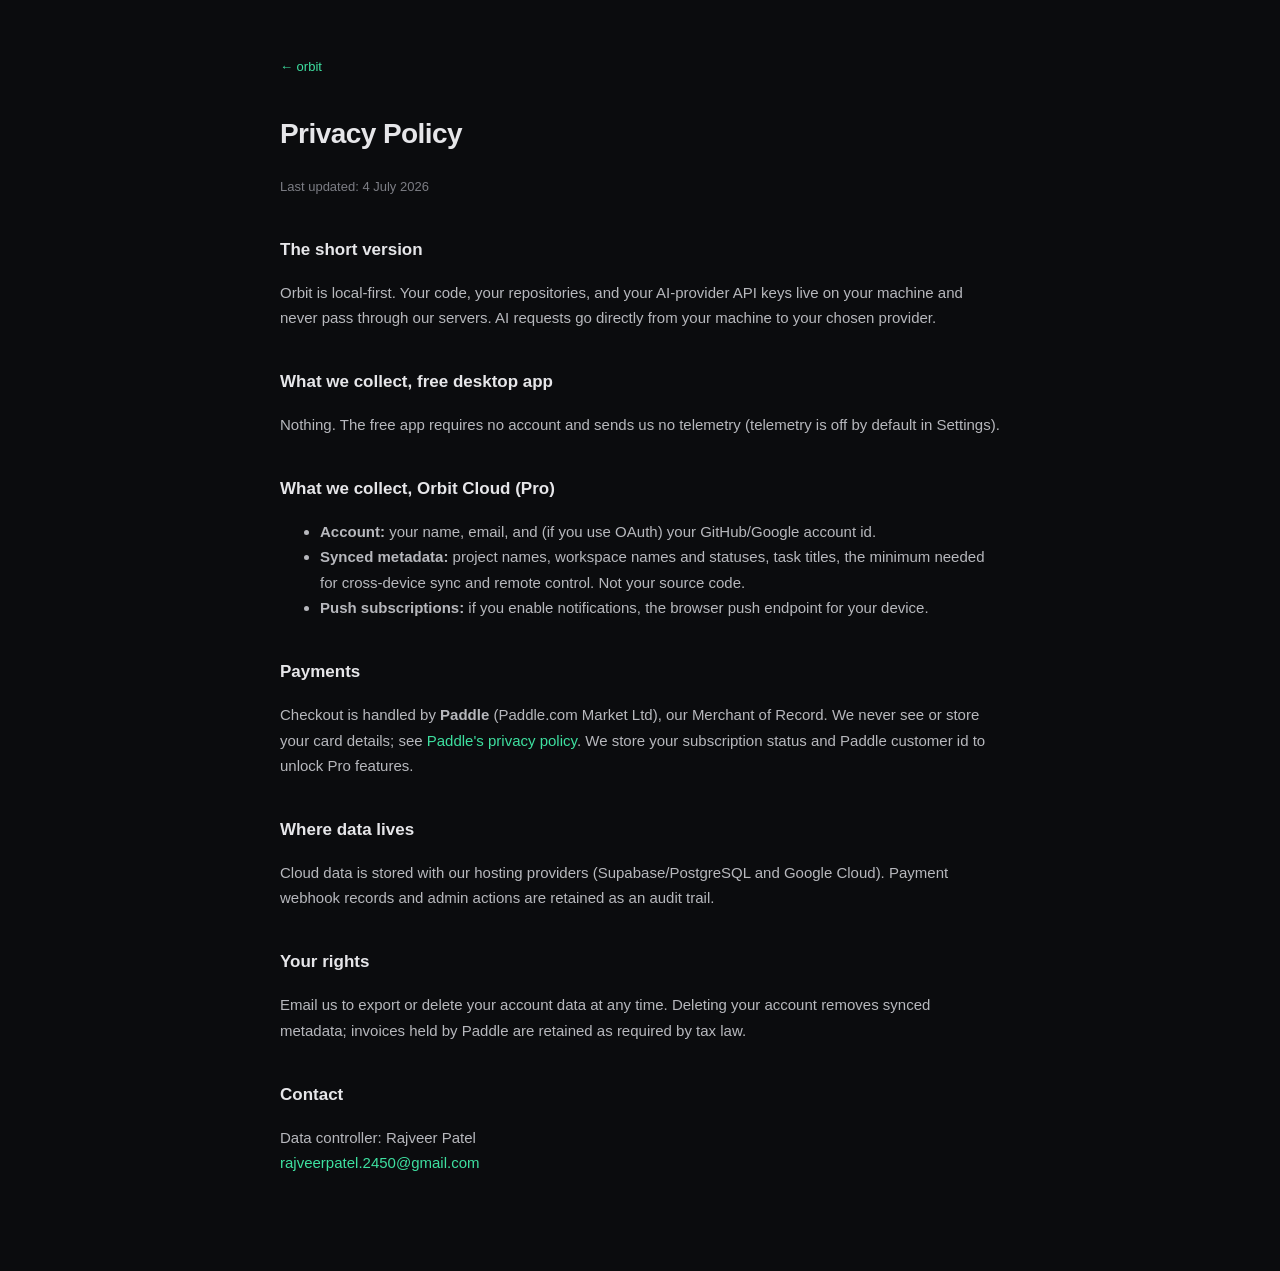
<file: privacy.html>
<!doctype html>
<html lang="en">
<head>
<meta charset="utf-8" />
<meta name="viewport" content="width=device-width, initial-scale=1" />
<title>Privacy Policy, Orbit</title>
<style>
  :root { color-scheme: dark; }
  body { margin: 0; background: #0b0c0e; color: #e6e6e9; font: 15px/1.7 -apple-system, "Segoe UI", Roboto, sans-serif; }
  main { max-width: 720px; margin: 0 auto; padding: 56px 20px 80px; }
  h1 { font-size: 28px; letter-spacing: -0.02em; }
  h2 { font-size: 17px; margin-top: 2.2em; }
  p, li { color: #b7b8bd; }
  a { color: #3ee0a0; text-decoration: none; }
  a:hover { text-decoration: underline; }
  .muted { color: #7c7d84; font-size: 13px; }
  nav { margin-bottom: 32px; font-size: 13px; }
</style>
</head>
<body>
<main>
  <nav><a href="./">← orbit</a></nav>
  <h1>Privacy Policy</h1>
  <p class="muted">Last updated: 4 July 2026</p>

  <h2>The short version</h2>
  <p>Orbit is local-first. Your code, your repositories, and your AI-provider
  API keys live on your machine and never pass through our servers. AI
  requests go directly from your machine to your chosen provider.</p>

  <h2>What we collect, free desktop app</h2>
  <p>Nothing. The free app requires no account and sends us no telemetry
  (telemetry is off by default in Settings).</p>

  <h2>What we collect, Orbit Cloud (Pro)</h2>
  <ul>
    <li><strong>Account:</strong> your name, email, and (if you use OAuth)
    your GitHub/Google account id.</li>
    <li><strong>Synced metadata:</strong> project names, workspace names and
    statuses, task titles, the minimum needed for cross-device sync and
    remote control. Not your source code.</li>
    <li><strong>Push subscriptions:</strong> if you enable notifications, the
    browser push endpoint for your device.</li>
  </ul>

  <h2>Payments</h2>
  <p>Checkout is handled by <strong>Paddle</strong> (Paddle.com Market Ltd),
  our Merchant of Record. We never see or store your card details; see
  <a href="https://www.paddle.com/legal/privacy">Paddle's privacy policy</a>.
  We store your subscription status and Paddle customer id to unlock Pro
  features.</p>

  <h2>Where data lives</h2>
  <p>Cloud data is stored with our hosting providers (Supabase/PostgreSQL and
  Google Cloud). Payment webhook records and admin actions are retained as an
  audit trail.</p>

  <h2>Your rights</h2>
  <p>Email us to export or delete your account data at any time. Deleting your
  account removes synced metadata; invoices held by Paddle are retained as
  required by tax law.</p>

  <h2>Contact</h2>
  <p>Data controller: Rajveer Patel<br />
  <a href="mailto:rajveerpatel.2450@gmail.com">rajveerpatel.2450@gmail.com</a></p>
</main>
</body>
</html>
</file>
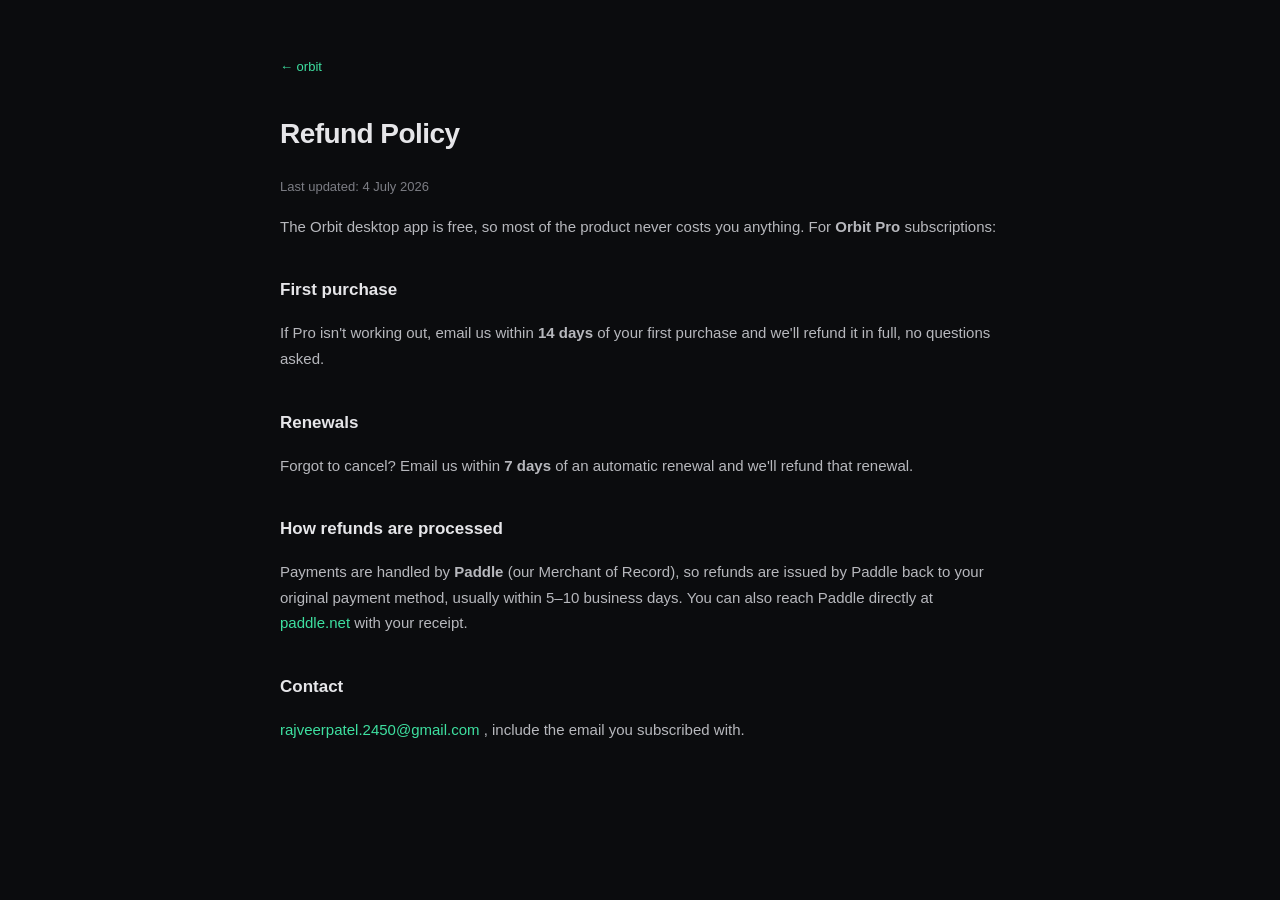
<file: refunds.html>
<!doctype html>
<html lang="en">
<head>
<meta charset="utf-8" />
<meta name="viewport" content="width=device-width, initial-scale=1" />
<title>Refund Policy, Orbit</title>
<style>
  :root { color-scheme: dark; }
  body { margin: 0; background: #0b0c0e; color: #e6e6e9; font: 15px/1.7 -apple-system, "Segoe UI", Roboto, sans-serif; }
  main { max-width: 720px; margin: 0 auto; padding: 56px 20px 80px; }
  h1 { font-size: 28px; letter-spacing: -0.02em; }
  h2 { font-size: 17px; margin-top: 2.2em; }
  p, li { color: #b7b8bd; }
  a { color: #3ee0a0; text-decoration: none; }
  a:hover { text-decoration: underline; }
  .muted { color: #7c7d84; font-size: 13px; }
  nav { margin-bottom: 32px; font-size: 13px; }
</style>
</head>
<body>
<main>
  <nav><a href="./">← orbit</a></nav>
  <h1>Refund Policy</h1>
  <p class="muted">Last updated: 4 July 2026</p>

  <p>The Orbit desktop app is free, so most of the product never costs you
  anything. For <strong>Orbit Pro</strong> subscriptions:</p>

  <h2>First purchase</h2>
  <p>If Pro isn't working out, email us within <strong>14 days</strong> of your
  first purchase and we'll refund it in full, no questions asked.</p>

  <h2>Renewals</h2>
  <p>Forgot to cancel? Email us within <strong>7 days</strong> of an automatic
  renewal and we'll refund that renewal.</p>

  <h2>How refunds are processed</h2>
  <p>Payments are handled by <strong>Paddle</strong> (our Merchant of Record),
  so refunds are issued by Paddle back to your original payment method,
  usually within 5–10 business days. You can also reach Paddle directly at
  <a href="https://paddle.net">paddle.net</a> with your receipt.</p>

  <h2>Contact</h2>
  <p><a href="mailto:rajveerpatel.2450@gmail.com">rajveerpatel.2450@gmail.com</a>
, include the email you subscribed with.</p>
</main>
</body>
</html>
</file>
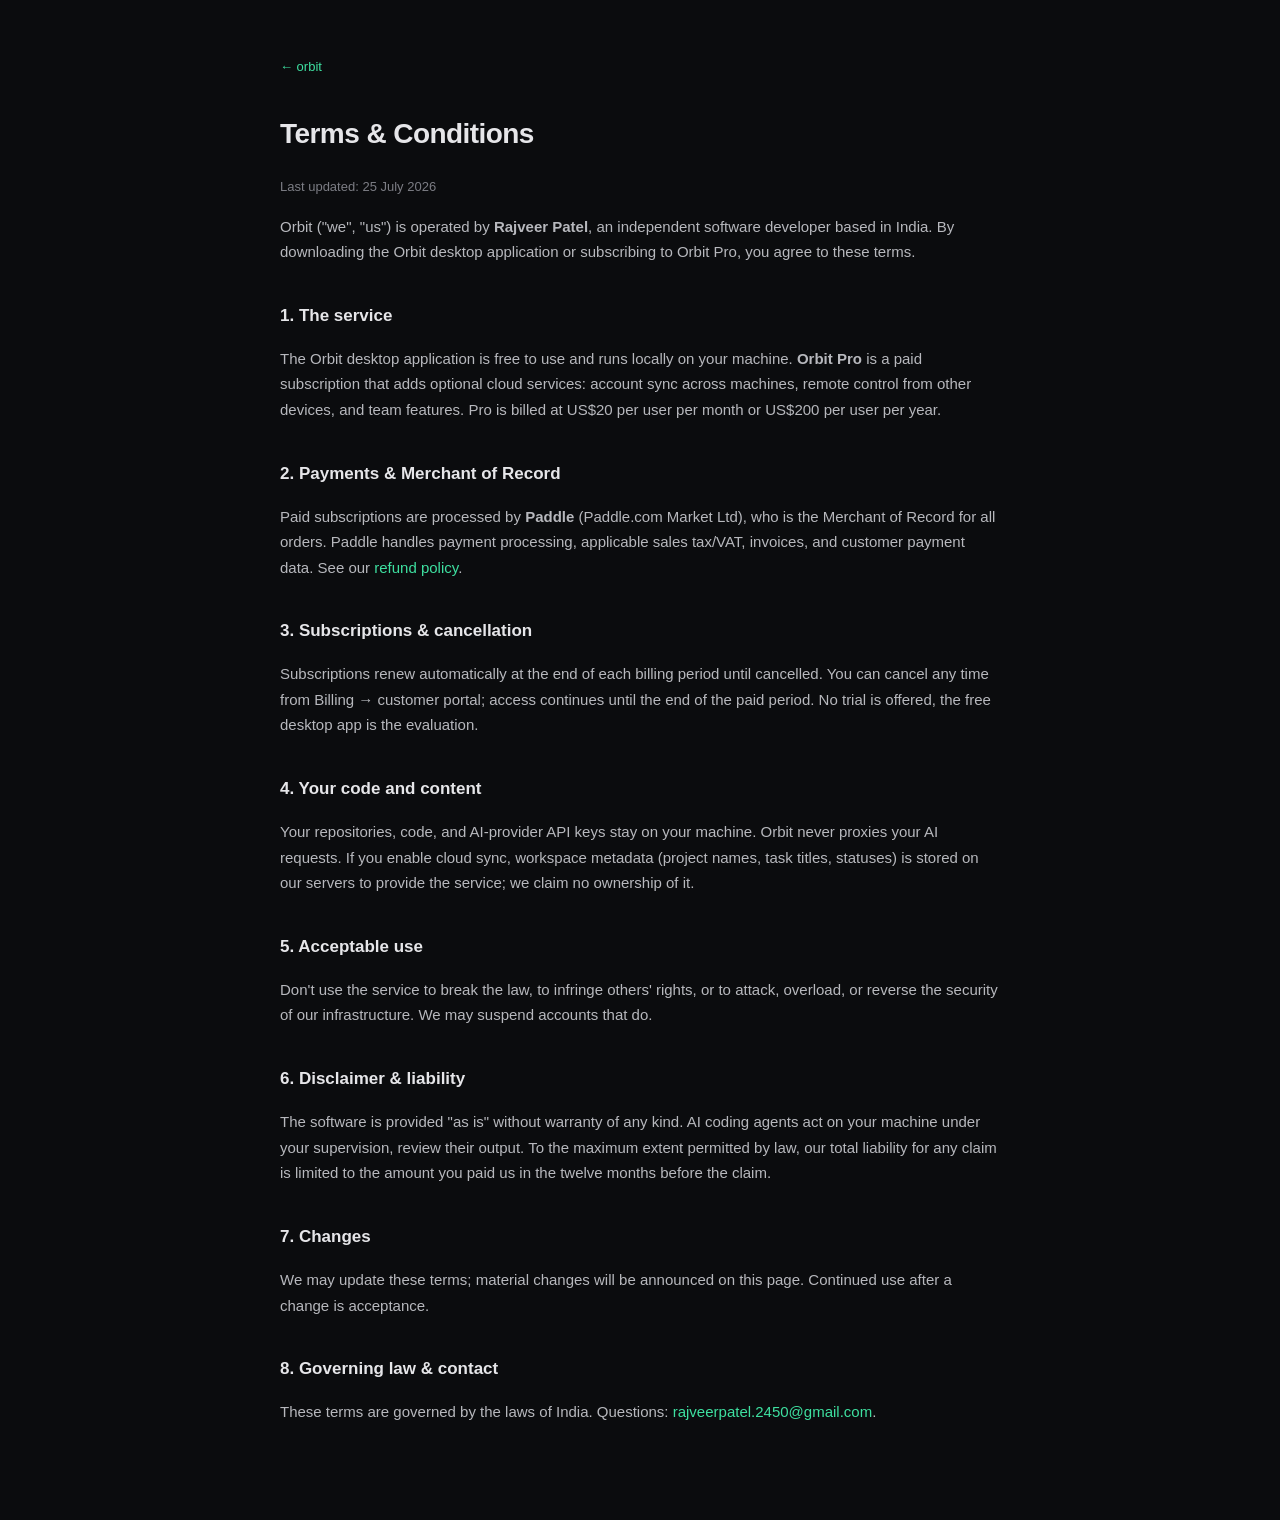
<file: terms.html>
<!doctype html>
<html lang="en">
<head>
<meta charset="utf-8" />
<meta name="viewport" content="width=device-width, initial-scale=1" />
<title>Terms &amp; Conditions, Orbit</title>
<style>
  :root { color-scheme: dark; }
  body { margin: 0; background: #0b0c0e; color: #e6e6e9; font: 15px/1.7 -apple-system, "Segoe UI", Roboto, sans-serif; }
  main { max-width: 720px; margin: 0 auto; padding: 56px 20px 80px; }
  h1 { font-size: 28px; letter-spacing: -0.02em; }
  h2 { font-size: 17px; margin-top: 2.2em; }
  p, li { color: #b7b8bd; }
  a { color: #3ee0a0; text-decoration: none; }
  a:hover { text-decoration: underline; }
  .muted { color: #7c7d84; font-size: 13px; }
  nav { margin-bottom: 32px; font-size: 13px; }
</style>
</head>
<body>
<main>
  <nav><a href="./">← orbit</a></nav>
  <h1>Terms &amp; Conditions</h1>
  <p class="muted">Last updated: 25 July 2026</p>

  <p>Orbit ("we", "us") is operated by <strong>Rajveer Patel</strong>, an
  independent software developer based in India. By downloading the Orbit
  desktop application or subscribing to Orbit Pro, you agree to these terms.</p>

  <h2>1. The service</h2>
  <p>The Orbit desktop application is free to use and runs locally on your
  machine. <strong>Orbit Pro</strong> is a paid subscription that adds optional
  cloud services: account sync across machines, remote control from other
  devices, and team features. Pro is billed at US$20 per user per month or
  US$200 per user per year.</p>

  <h2>2. Payments &amp; Merchant of Record</h2>
  <p>Paid subscriptions are processed by <strong>Paddle</strong>
  (Paddle.com Market Ltd), who is the Merchant of Record for all orders.
  Paddle handles payment processing, applicable sales tax/VAT, invoices, and
  customer payment data. See our <a href="refunds.html">refund policy</a>.</p>

  <h2>3. Subscriptions &amp; cancellation</h2>
  <p>Subscriptions renew automatically at the end of each billing period until
  cancelled. You can cancel any time from Billing → customer portal; access
  continues until the end of the paid period. No trial is offered, the free
  desktop app is the evaluation.</p>

  <h2>4. Your code and content</h2>
  <p>Your repositories, code, and AI-provider API keys stay on your machine.
  Orbit never proxies your AI requests. If you enable cloud sync, workspace
  metadata (project names, task titles, statuses) is stored on our servers to
  provide the service; we claim no ownership of it.</p>

  <h2>5. Acceptable use</h2>
  <p>Don't use the service to break the law, to infringe others' rights, or to
  attack, overload, or reverse the security of our infrastructure. We may
  suspend accounts that do.</p>

  <h2>6. Disclaimer &amp; liability</h2>
  <p>The software is provided "as is" without warranty of any kind. AI coding
  agents act on your machine under your supervision, review their output. To
  the maximum extent permitted by law, our total liability for any claim is
  limited to the amount you paid us in the twelve months before the claim.</p>

  <h2>7. Changes</h2>
  <p>We may update these terms; material changes will be announced on this
  page. Continued use after a change is acceptance.</p>

  <h2>8. Governing law &amp; contact</h2>
  <p>These terms are governed by the laws of India. Questions:
  <a href="mailto:rajveerpatel.2450@gmail.com">rajveerpatel.2450@gmail.com</a>.</p>
</main>
</body>
</html>
</file>
<file: assets/index-CYG6i7YU.css>
@keyframes film-caret-blink{0%,55%{opacity:1}56%,to{opacity:0}}.film-caret{animation:film-caret-blink 1s steps(1) infinite;color:#d4d4d4}.film-caret-block{display:inline-block;width:7px;height:13px;margin-left:1px;vertical-align:-2px;background:#0078d4;animation:film-caret-blink 1s steps(1) infinite}@keyframes film-tui-pulse-kf{0%,to{opacity:1}50%{opacity:.45}}.film-tui-pulse{animation:film-tui-pulse-kf 1.4s ease-in-out infinite}@keyframes film-spin-kf{to{transform:rotate(360deg)}}.film-spin{animation:film-spin-kf .8s linear infinite}@keyframes film-flip-kf{0%{opacity:.2;transform:translateY(2px)}to{opacity:1;transform:none}}.film-flip{animation:film-flip-kf .16s ease-out both}@keyframes film-pulse-kf{0%{transform:scale(1.3)}to{transform:scale(1)}}.film-pulse{animation:film-pulse-kf .2s ease-out both}@keyframes film-check-kf{0%{opacity:0;transform:translateY(3px) scale(.92)}to{opacity:1;transform:none}}.film-check{animation:film-check-kf .25s ease-out both}@keyframes film-modal-kf{0%{opacity:0;transform:scale(.98)}to{opacity:1;transform:none}}.film-modal{animation:film-modal-kf .18s ease-out both}@keyframes film-toast-kf{0%{opacity:0;transform:translateY(6px)}to{opacity:1;transform:none}}.film-toast{animation:film-toast-kf .22s ease-out both}@keyframes film-banner-kf{0%{opacity:0;transform:translateY(-24px) scale(.97)}to{opacity:1;transform:none}}.film-banner{animation:film-banner-kf .5s cubic-bezier(.2,1.2,.4,1) both}@keyframes film-kb-kf{0%{transform:translateY(100%)}to{transform:none}}.film-kb{animation:film-kb-kf .28s ease-out both}.film-range{-webkit-appearance:none;appearance:none;height:3px;border-radius:999px;background:#ffffff2e;outline:none;cursor:pointer}.film-range::-webkit-slider-thumb{-webkit-appearance:none;appearance:none;width:11px;height:11px;border-radius:999px;background:#fff;border:none;box-shadow:0 1px 4px #00000080}.film-range::-moz-range-thumb{width:11px;height:11px;border-radius:999px;background:#fff;border:none;box-shadow:0 1px 4px #00000080}@layer properties{@supports (((-webkit-hyphens:none)) and (not (margin-trim:inline))) or ((-moz-orient:inline) and (not (color:rgb(from red r g b)))){*,:before,:after,::backdrop{--tw-translate-x:0;--tw-translate-y:0;--tw-translate-z:0;--tw-rotate-x:initial;--tw-rotate-y:initial;--tw-rotate-z:initial;--tw-skew-x:initial;--tw-skew-y:initial;--tw-space-y-reverse:0;--tw-divide-y-reverse:0;--tw-border-style:solid;--tw-leading:initial;--tw-font-weight:initial;--tw-tracking:initial;--tw-ordinal:initial;--tw-slashed-zero:initial;--tw-numeric-figure:initial;--tw-numeric-spacing:initial;--tw-numeric-fraction:initial;--tw-shadow:0 0 #0000;--tw-shadow-color:initial;--tw-shadow-alpha:100%;--tw-inset-shadow:0 0 #0000;--tw-inset-shadow-color:initial;--tw-inset-shadow-alpha:100%;--tw-ring-color:initial;--tw-ring-shadow:0 0 #0000;--tw-inset-ring-color:initial;--tw-inset-ring-shadow:0 0 #0000;--tw-ring-inset:initial;--tw-ring-offset-width:0px;--tw-ring-offset-color:#fff;--tw-ring-offset-shadow:0 0 #0000;--tw-blur:initial;--tw-brightness:initial;--tw-contrast:initial;--tw-grayscale:initial;--tw-hue-rotate:initial;--tw-invert:initial;--tw-opacity:initial;--tw-saturate:initial;--tw-sepia:initial;--tw-drop-shadow:initial;--tw-drop-shadow-color:initial;--tw-drop-shadow-alpha:100%;--tw-drop-shadow-size:initial;--tw-backdrop-blur:initial;--tw-backdrop-brightness:initial;--tw-backdrop-contrast:initial;--tw-backdrop-grayscale:initial;--tw-backdrop-hue-rotate:initial;--tw-backdrop-invert:initial;--tw-backdrop-opacity:initial;--tw-backdrop-saturate:initial;--tw-backdrop-sepia:initial;--tw-duration:initial;--tw-scale-x:1;--tw-scale-y:1;--tw-scale-z:1}}}@layer theme{:root,:host{--font-sans:"Inter", ui-sans-serif, system-ui, sans-serif;--font-mono:"IBM Plex Mono", ui-monospace, "SF Mono", Menlo, monospace;--color-black:#000;--color-white:#fff;--spacing:.25rem;--container-md:28rem;--container-xl:36rem;--container-2xl:42rem;--container-3xl:48rem;--container-4xl:56rem;--container-5xl:64rem;--container-6xl:72rem;--text-xs:12px;--text-xs--line-height:1.4;--text-sm:14px;--text-sm--line-height:1.4;--text-base:16px;--text-base--line-height:1.5;--text-lg:18px;--text-lg--line-height:1.4;--text-xl:24px;--text-xl--line-height:1.3;--text-2xl:32px;--text-2xl--line-height:1.2;--text-3xl:48px;--text-3xl--line-height:1.2;--text-4xl:60px;--text-4xl--line-height:1;--text-5xl:72px;--text-5xl--line-height:1;--text-6xl:96px;--text-6xl--line-height:1;--font-weight-medium:500;--font-weight-semibold:600;--font-weight-bold:700;--tracking-tighter:-.05em;--tracking-tight:-.025em;--tracking-wide:.025em;--tracking-wider:.05em;--leading-tight:1.25;--leading-snug:1.375;--leading-relaxed:1.625;--radius-md:4px;--radius-lg:6px;--radius-2xl:8px;--animate-spin:spin 1s linear infinite;--default-transition-duration:.15s;--default-transition-timing-function:cubic-bezier(.4, 0, .2, 1);--default-font-family:var(--font-sans);--default-mono-font-family:var(--font-mono);--color-bg-elevated:#1f1f20;--color-bg-panel:#101010;--color-border:#232323;--color-fg:#d4d4d4;--color-accent:#0078d4;--radius-full:9999px;--color-canvas:#fff;--color-ink:#212121;--color-primary:#17171c;--color-deep-green:#003c33;--color-band:#04211c;--color-band-deep:#071411;--color-stone:#eeece7;--color-pale-green:#edfce9;--color-hairline:#d9d9dd;--color-mist:#93939f;--color-slate:#75758a;--color-body:#616161;--color-coral:#ff7759;--color-coral-soft:#ffad9b;--color-resolve:#5ad19a;--font-display:"Space Grotesk", "Inter", ui-sans-serif, system-ui, sans-serif;--text-2xl--letter-spacing:-.32px;--text-3xl--letter-spacing:-.48px;--text-4xl--letter-spacing:-1.2px;--text-5xl--letter-spacing:-1.44px;--text-6xl--letter-spacing:-1.92px}}@layer base{*,:after,:before,::backdrop{box-sizing:border-box;border:0 solid;margin:0;padding:0}::file-selector-button{box-sizing:border-box;border:0 solid;margin:0;padding:0}html,:host{-webkit-text-size-adjust:100%;tab-size:4;line-height:1.5;font-family:var(--default-font-family,ui-sans-serif, system-ui, sans-serif, "Apple Color Emoji", "Segoe UI Emoji", "Segoe UI Symbol", "Noto Color Emoji");font-feature-settings:var(--default-font-feature-settings,normal);font-variation-settings:var(--default-font-variation-settings,normal);-webkit-tap-highlight-color:transparent}hr{height:0;color:inherit;border-top-width:1px}abbr:where([title]){-webkit-text-decoration:underline dotted;text-decoration:underline dotted}h1,h2,h3,h4,h5,h6{font-size:inherit;font-weight:inherit}a{color:inherit;-webkit-text-decoration:inherit;text-decoration:inherit}b,strong{font-weight:bolder}code,kbd,samp,pre{font-family:var(--default-mono-font-family,ui-monospace, SFMono-Regular, Menlo, Monaco, Consolas, "Liberation Mono", "Courier New", monospace);font-feature-settings:var(--default-mono-font-feature-settings,normal);font-variation-settings:var(--default-mono-font-variation-settings,normal);font-size:1em}small{font-size:80%}sub,sup{vertical-align:baseline;font-size:75%;line-height:0;position:relative}sub{bottom:-.25em}sup{top:-.5em}table{text-indent:0;border-color:inherit;border-collapse:collapse}:-moz-focusring{outline:auto}progress{vertical-align:baseline}summary{display:list-item}ol,ul,menu{list-style:none}img,svg,video,canvas,audio,iframe,embed,object{vertical-align:middle;display:block}img,video{max-width:100%;height:auto}button,input,select,optgroup,textarea{font:inherit;font-feature-settings:inherit;font-variation-settings:inherit;letter-spacing:inherit;color:inherit;opacity:1;background-color:#0000;border-radius:0}::file-selector-button{font:inherit;font-feature-settings:inherit;font-variation-settings:inherit;letter-spacing:inherit;color:inherit;opacity:1;background-color:#0000;border-radius:0}:where(select:is([multiple],[size])) optgroup{font-weight:bolder}:where(select:is([multiple],[size])) optgroup option{padding-inline-start:20px}::file-selector-button{margin-inline-end:4px}::placeholder{opacity:1}@supports (not ((-webkit-appearance:-apple-pay-button))) or (contain-intrinsic-size:1px){::placeholder{color:currentColor}@supports (color:color-mix(in lab,red,red)){::placeholder{color:color-mix(in oklab,currentcolor 50%,transparent)}}}textarea{resize:vertical}::-webkit-search-decoration{-webkit-appearance:none}::-webkit-date-and-time-value{min-height:1lh;text-align:inherit}::-webkit-datetime-edit{display:inline-flex}::-webkit-datetime-edit-fields-wrapper{padding:0}::-webkit-datetime-edit{padding-block:0}::-webkit-datetime-edit-year-field{padding-block:0}::-webkit-datetime-edit-month-field{padding-block:0}::-webkit-datetime-edit-day-field{padding-block:0}::-webkit-datetime-edit-hour-field{padding-block:0}::-webkit-datetime-edit-minute-field{padding-block:0}::-webkit-datetime-edit-second-field{padding-block:0}::-webkit-datetime-edit-millisecond-field{padding-block:0}::-webkit-datetime-edit-meridiem-field{padding-block:0}::-webkit-calendar-picker-indicator{line-height:1}:-moz-ui-invalid{box-shadow:none}button,input:where([type=button],[type=reset],[type=submit]){appearance:button}::file-selector-button{appearance:button}::-webkit-inner-spin-button{height:auto}::-webkit-outer-spin-button{height:auto}[hidden]:where(:not([hidden=until-found])){display:none!important}}@layer components;@layer utilities{.pointer-events-none{pointer-events:none}.visible{visibility:visible}.sr-only{clip-path:inset(50%);white-space:nowrap;border-width:0;width:1px;height:1px;margin:-1px;padding:0;position:absolute;overflow:hidden}.absolute{position:absolute}.fixed{position:fixed}.relative{position:relative}.static{position:static}.sticky{position:sticky}.inset-0{inset:0}.inset-x-0{inset-inline:0}.inset-y-0{inset-block:0}.inset-y-1\.5{inset-block:calc(var(--spacing) * 1.5)}.inset-y-2{inset-block:calc(var(--spacing) * 2)}.-top-1\.5{top:calc(var(--spacing) * -1.5)}.-top-2{top:calc(var(--spacing) * -2)}.top-0{top:0}.top-1\/2{top:50%}.top-5{top:calc(var(--spacing) * 5)}.top-\[calc\(50\%\+70px\)\]{top:calc(50% + 70px)}.top-full{top:100%}.-right-1\.5{right:calc(var(--spacing) * -1.5)}.right-0{right:0}.right-3{right:calc(var(--spacing) * 3)}.right-5{right:calc(var(--spacing) * 5)}.bottom-0{bottom:0}.bottom-1{bottom:var(--spacing)}.bottom-4{bottom:calc(var(--spacing) * 4)}.bottom-7{bottom:calc(var(--spacing) * 7)}.left-0{left:0}.left-1\/2{left:50%}.left-5{left:calc(var(--spacing) * 5)}.left-8{left:calc(var(--spacing) * 8)}.left-\[19px\]{left:19px}.z-10{z-index:10}.z-20{z-index:20}.z-30{z-index:30}.z-40{z-index:40}.z-50{z-index:50}.container{width:100%}@media(min-width:40rem){.container{max-width:40rem}}@media(min-width:48rem){.container{max-width:48rem}}@media(min-width:64rem){.container{max-width:64rem}}@media(min-width:80rem){.container{max-width:80rem}}@media(min-width:96rem){.container{max-width:96rem}}.-mx-2\.5{margin-inline:calc(var(--spacing) * -2.5)}.mx-1{margin-inline:var(--spacing)}.mx-1\.5{margin-inline:calc(var(--spacing) * 1.5)}.mx-2{margin-inline:calc(var(--spacing) * 2)}.mx-2\.5{margin-inline:calc(var(--spacing) * 2.5)}.mx-4{margin-inline:calc(var(--spacing) * 4)}.mx-auto{margin-inline:auto}.my-2{margin-block:calc(var(--spacing) * 2)}.-mt-\[125px\]{margin-top:-125px}.mt-0\.5{margin-top:calc(var(--spacing) * .5)}.mt-1{margin-top:var(--spacing)}.mt-1\.5{margin-top:calc(var(--spacing) * 1.5)}.mt-2{margin-top:calc(var(--spacing) * 2)}.mt-2\.5{margin-top:calc(var(--spacing) * 2.5)}.mt-3{margin-top:calc(var(--spacing) * 3)}.mt-4{margin-top:calc(var(--spacing) * 4)}.mt-5{margin-top:calc(var(--spacing) * 5)}.mt-6{margin-top:calc(var(--spacing) * 6)}.mt-8{margin-top:calc(var(--spacing) * 8)}.mt-9{margin-top:calc(var(--spacing) * 9)}.mt-10{margin-top:calc(var(--spacing) * 10)}.mt-14{margin-top:calc(var(--spacing) * 14)}.mt-\[-30px\]{margin-top:-30px}.mt-\[1px\]{margin-top:1px}.mt-auto{margin-top:auto}.mr-1{margin-right:var(--spacing)}.mb-0\.5{margin-bottom:calc(var(--spacing) * .5)}.mb-1{margin-bottom:var(--spacing)}.mb-1\.5{margin-bottom:calc(var(--spacing) * 1.5)}.mb-2{margin-bottom:calc(var(--spacing) * 2)}.mb-3{margin-bottom:calc(var(--spacing) * 3)}.mb-4{margin-bottom:calc(var(--spacing) * 4)}.mb-5{margin-bottom:calc(var(--spacing) * 5)}.mb-12{margin-bottom:calc(var(--spacing) * 12)}.-ml-\[125px\]{margin-left:-125px}.ml-0\.5{margin-left:calc(var(--spacing) * .5)}.ml-1{margin-left:var(--spacing)}.ml-2{margin-left:calc(var(--spacing) * 2)}.ml-3{margin-left:calc(var(--spacing) * 3)}.ml-\[-120px\]{margin-left:-120px}.ml-\[1px\]{margin-left:1px}.ml-auto{margin-left:auto}.ml-px{margin-left:1px}.line-clamp-2{-webkit-line-clamp:2;-webkit-box-orient:vertical;display:-webkit-box;overflow:hidden}.block{display:block}.contents{display:contents}.flex{display:flex}.grid{display:grid}.hidden{display:none}.inline{display:inline}.inline-block{display:inline-block}.inline-flex{display:inline-flex}.table{display:table}.size-1{width:var(--spacing);height:var(--spacing)}.size-1\.5{width:calc(var(--spacing) * 1.5);height:calc(var(--spacing) * 1.5)}.size-2{width:calc(var(--spacing) * 2);height:calc(var(--spacing) * 2)}.size-3{width:calc(var(--spacing) * 3);height:calc(var(--spacing) * 3)}.size-4{width:calc(var(--spacing) * 4);height:calc(var(--spacing) * 4)}.size-5{width:calc(var(--spacing) * 5);height:calc(var(--spacing) * 5)}.size-7{width:calc(var(--spacing) * 7);height:calc(var(--spacing) * 7)}.size-10{width:calc(var(--spacing) * 10);height:calc(var(--spacing) * 10)}.size-16{width:calc(var(--spacing) * 16);height:calc(var(--spacing) * 16)}.size-\[26px\]{width:26px;height:26px}.h-0\.5{height:calc(var(--spacing) * .5)}.h-1{height:var(--spacing)}.h-1\.5{height:calc(var(--spacing) * 1.5)}.h-2{height:calc(var(--spacing) * 2)}.h-3{height:calc(var(--spacing) * 3)}.h-4{height:calc(var(--spacing) * 4)}.h-5{height:calc(var(--spacing) * 5)}.h-7{height:calc(var(--spacing) * 7)}.h-8{height:calc(var(--spacing) * 8)}.h-12{height:calc(var(--spacing) * 12)}.h-14{height:calc(var(--spacing) * 14)}.h-\[3px\]{height:3px}.h-\[7px\]{height:7px}.h-\[14px\]{height:14px}.h-\[18px\]{height:18px}.h-\[21px\]{height:21px}.h-\[22px\]{height:22px}.h-\[26px\]{height:26px}.h-\[52px\]{height:52px}.h-\[66px\]{height:66px}.h-\[72px\]{height:72px}.h-\[250px\]{height:250px}.h-full{height:100%}.h-px{height:1px}.min-h-0{min-height:0}.min-h-9{min-height:calc(var(--spacing) * 9)}.min-h-20{min-height:calc(var(--spacing) * 20)}.min-h-\[2em\]{min-height:2em}.min-h-\[14px\]{min-height:14px}.min-h-\[16px\]{min-height:16px}.min-h-\[19px\]{min-height:19px}.min-h-\[26px\]{min-height:26px}.min-h-\[87px\]{min-height:87px}.min-h-\[118px\]{min-height:118px}.min-h-\[520px\]{min-height:520px}.min-h-screen{min-height:100vh}.w-0\.5{width:calc(var(--spacing) * .5)}.w-1{width:var(--spacing)}.w-1\.5{width:calc(var(--spacing) * 1.5)}.w-2{width:calc(var(--spacing) * 2)}.w-3{width:calc(var(--spacing) * 3)}.w-3\.5{width:calc(var(--spacing) * 3.5)}.w-4{width:calc(var(--spacing) * 4)}.w-5{width:calc(var(--spacing) * 5)}.w-6{width:calc(var(--spacing) * 6)}.w-10{width:calc(var(--spacing) * 10)}.w-14{width:calc(var(--spacing) * 14)}.w-16{width:calc(var(--spacing) * 16)}.w-\[3px\]{width:3px}.w-\[5px\]{width:5px}.w-\[7px\]{width:7px}.w-\[20px\]{width:20px}.w-\[40\%\]{width:40%}.w-\[52px\]{width:52px}.w-\[72px\]{width:72px}.w-\[120px\]{width:120px}.w-\[240px\]{width:240px}.w-\[244px\]{width:244px}.w-\[250px\]{width:250px}.w-\[360px\]{width:360px}.w-\[420px\]{width:420px}.w-\[598px\]{width:598px}.w-\[calc\(100\%-0\.75rem\)\]{width:calc(100% - .75rem)}.w-fit{width:fit-content}.w-full{width:100%}.w-px{width:1px}.max-w-2xl{max-width:var(--container-2xl)}.max-w-3xl{max-width:var(--container-3xl)}.max-w-4xl{max-width:var(--container-4xl)}.max-w-5xl{max-width:var(--container-5xl)}.max-w-6xl{max-width:var(--container-6xl)}.max-w-48{max-width:calc(var(--spacing) * 48)}.max-w-\[62\%\]{max-width:62%}.max-w-\[85\%\]{max-width:85%}.max-w-\[236px\]{max-width:236px}.max-w-\[240px\]{max-width:240px}.max-w-\[480px\]{max-width:480px}.max-w-\[520px\]{max-width:520px}.max-w-\[560px\]{max-width:560px}.max-w-md{max-width:var(--container-md)}.max-w-xl{max-width:var(--container-xl)}.min-w-0{min-width:0}.min-w-12{min-width:calc(var(--spacing) * 12)}.min-w-24{min-width:calc(var(--spacing) * 24)}.min-w-\[18px\]{min-width:18px}.min-w-\[340px\]{min-width:340px}.flex-1{flex:1}.shrink-0{flex-shrink:0}.border-collapse{border-collapse:collapse}.origin-left{transform-origin:0}.origin-top-left{transform-origin:0 0}.-translate-x-1\/2{--tw-translate-x: -50% ;translate:var(--tw-translate-x) var(--tw-translate-y)}.-translate-y-0\.5{--tw-translate-y:calc(var(--spacing) * -.5);translate:var(--tw-translate-x) var(--tw-translate-y)}.-translate-y-1\/2{--tw-translate-y: -50% ;translate:var(--tw-translate-x) var(--tw-translate-y)}.translate-y-\[1px\]{--tw-translate-y:1px;translate:var(--tw-translate-x) var(--tw-translate-y)}.translate-y-\[2px\]{--tw-translate-y:2px;translate:var(--tw-translate-x) var(--tw-translate-y)}.rotate-180{rotate:180deg}.transform{transform:var(--tw-rotate-x,) var(--tw-rotate-y,) var(--tw-rotate-z,) var(--tw-skew-x,) var(--tw-skew-y,)}.animate-spin{animation:var(--animate-spin)}.cursor-default{cursor:default}.grid-cols-2{grid-template-columns:repeat(2,minmax(0,1fr))}.grid-cols-3{grid-template-columns:repeat(3,minmax(0,1fr))}.grid-cols-4{grid-template-columns:repeat(4,minmax(0,1fr))}.flex-col{flex-direction:column}.flex-wrap{flex-wrap:wrap}.place-items-center{place-items:center}.items-baseline{align-items:baseline}.items-center{align-items:center}.items-end{align-items:flex-end}.items-start{align-items:flex-start}.justify-around{justify-content:space-around}.justify-between{justify-content:space-between}.justify-center{justify-content:center}.justify-end{justify-content:flex-end}.gap-0\.5{gap:calc(var(--spacing) * .5)}.gap-1{gap:var(--spacing)}.gap-1\.5{gap:calc(var(--spacing) * 1.5)}.gap-2{gap:calc(var(--spacing) * 2)}.gap-2\.5{gap:calc(var(--spacing) * 2.5)}.gap-3{gap:calc(var(--spacing) * 3)}.gap-4{gap:calc(var(--spacing) * 4)}.gap-6{gap:calc(var(--spacing) * 6)}.gap-7{gap:calc(var(--spacing) * 7)}.gap-8{gap:calc(var(--spacing) * 8)}.gap-12{gap:calc(var(--spacing) * 12)}.gap-\[3px\]{gap:3px}:where(.space-y-0\.5>:not(:last-child)){--tw-space-y-reverse:0;margin-block-start:calc(calc(var(--spacing) * .5) * var(--tw-space-y-reverse));margin-block-end:calc(calc(var(--spacing) * .5) * calc(1 - var(--tw-space-y-reverse)))}:where(.space-y-1>:not(:last-child)){--tw-space-y-reverse:0;margin-block-start:calc(var(--spacing) * var(--tw-space-y-reverse));margin-block-end:calc(var(--spacing) * calc(1 - var(--tw-space-y-reverse)))}:where(.space-y-1\.5>:not(:last-child)){--tw-space-y-reverse:0;margin-block-start:calc(calc(var(--spacing) * 1.5) * var(--tw-space-y-reverse));margin-block-end:calc(calc(var(--spacing) * 1.5) * calc(1 - var(--tw-space-y-reverse)))}:where(.space-y-2\.5>:not(:last-child)){--tw-space-y-reverse:0;margin-block-start:calc(calc(var(--spacing) * 2.5) * var(--tw-space-y-reverse));margin-block-end:calc(calc(var(--spacing) * 2.5) * calc(1 - var(--tw-space-y-reverse)))}:where(.space-y-3>:not(:last-child)){--tw-space-y-reverse:0;margin-block-start:calc(calc(var(--spacing) * 3) * var(--tw-space-y-reverse));margin-block-end:calc(calc(var(--spacing) * 3) * calc(1 - var(--tw-space-y-reverse)))}:where(.space-y-4>:not(:last-child)){--tw-space-y-reverse:0;margin-block-start:calc(calc(var(--spacing) * 4) * var(--tw-space-y-reverse));margin-block-end:calc(calc(var(--spacing) * 4) * calc(1 - var(--tw-space-y-reverse)))}.gap-x-2{column-gap:calc(var(--spacing) * 2)}.gap-x-16{column-gap:calc(var(--spacing) * 16)}.gap-y-1{row-gap:var(--spacing)}.gap-y-10{row-gap:calc(var(--spacing) * 10)}:where(.divide-y>:not(:last-child)){--tw-divide-y-reverse:0;border-bottom-style:var(--tw-border-style);border-top-style:var(--tw-border-style);border-top-width:calc(1px * var(--tw-divide-y-reverse));border-bottom-width:calc(1px * calc(1 - var(--tw-divide-y-reverse)))}:where(.divide-hairline>:not(:last-child)){border-color:var(--color-hairline)}:where(.divide-white\/10>:not(:last-child)){border-color:#ffffff1a}@supports (color:color-mix(in lab,red,red)){:where(.divide-white\/10>:not(:last-child)){border-color:color-mix(in oklab,var(--color-white) 10%,transparent)}}.truncate{text-overflow:ellipsis;white-space:nowrap;overflow:hidden}.overflow-hidden{overflow:hidden}.overflow-x-auto{overflow-x:auto}.overflow-y-auto{overflow-y:auto}.rounded{border-radius:.25rem}.rounded-2xl{border-radius:var(--radius-2xl)}.rounded-\[1\.9rem\]{border-radius:1.9rem}.rounded-\[1px\]{border-radius:1px}.rounded-\[2\.4rem\]{border-radius:2.4rem}.rounded-\[2px\]{border-radius:2px}.rounded-\[4px\]{border-radius:4px}.rounded-\[6px\]{border-radius:6px}.rounded-\[7px\]{border-radius:7px}.rounded-\[8px\]{border-radius:8px}.rounded-\[10px\]{border-radius:10px}.rounded-\[12px\]{border-radius:12px}.rounded-\[16px\]{border-radius:16px}.rounded-\[22px\]{border-radius:22px}.rounded-\[24px\]{border-radius:24px}.rounded-\[29px\]{border-radius:29px}.rounded-\[36px\]{border-radius:36px}.rounded-full{border-radius:var(--radius-full)}.rounded-lg{border-radius:var(--radius-lg)}.rounded-md{border-radius:var(--radius-md)}.rounded-t-2xl{border-top-left-radius:var(--radius-2xl);border-top-right-radius:var(--radius-2xl)}.rounded-br-md{border-bottom-right-radius:var(--radius-md)}.border{border-style:var(--tw-border-style);border-width:1px}.border-2{border-style:var(--tw-border-style);border-width:2px}.border-\[1\.5px\]{border-style:var(--tw-border-style);border-width:1.5px}.border-t{border-top-style:var(--tw-border-style);border-top-width:1px}.border-b{border-bottom-style:var(--tw-border-style);border-bottom-width:1px}.border-dashed{--tw-border-style:dashed;border-style:dashed}.border-coral-soft{border-color:var(--color-coral-soft)}.border-coral-soft\/40{border-color:#ffad9b66}@supports (color:color-mix(in lab,red,red)){.border-coral-soft\/40{border-color:color-mix(in oklab,var(--color-coral-soft) 40%,transparent)}}.border-hairline{border-color:var(--color-hairline)}.border-ink\/20{border-color:#21212133}@supports (color:color-mix(in lab,red,red)){.border-ink\/20{border-color:color-mix(in oklab,var(--color-ink) 20%,transparent)}}.border-primary{border-color:var(--color-primary)}.border-resolve\/40{border-color:#5ad19a66}@supports (color:color-mix(in lab,red,red)){.border-resolve\/40{border-color:color-mix(in oklab,var(--color-resolve) 40%,transparent)}}.border-transparent{border-color:#0000}.border-white\/10{border-color:#ffffff1a}@supports (color:color-mix(in lab,red,red)){.border-white\/10{border-color:color-mix(in oklab,var(--color-white) 10%,transparent)}}.border-white\/15{border-color:#ffffff26}@supports (color:color-mix(in lab,red,red)){.border-white\/15{border-color:color-mix(in oklab,var(--color-white) 15%,transparent)}}.border-white\/20{border-color:#fff3}@supports (color:color-mix(in lab,red,red)){.border-white\/20{border-color:color-mix(in oklab,var(--color-white) 20%,transparent)}}.border-white\/25{border-color:#ffffff40}@supports (color:color-mix(in lab,red,red)){.border-white\/25{border-color:color-mix(in oklab,var(--color-white) 25%,transparent)}}.bg-band-deep\/90{background-color:#071411e6}@supports (color:color-mix(in lab,red,red)){.bg-band-deep\/90{background-color:color-mix(in oklab,var(--color-band-deep) 90%,transparent)}}.bg-black{background-color:var(--color-black)}.bg-canvas{background-color:var(--color-canvas)}.bg-coral{background-color:var(--color-coral)}.bg-pale-green{background-color:var(--color-pale-green)}.bg-primary{background-color:var(--color-primary)}.bg-resolve{background-color:var(--color-resolve)}.bg-stone{background-color:var(--color-stone)}.bg-transparent{background-color:#0000}.bg-white{background-color:var(--color-white)}.bg-white\/5{background-color:#ffffff0d}@supports (color:color-mix(in lab,red,red)){.bg-white\/5{background-color:color-mix(in oklab,var(--color-white) 5%,transparent)}}.bg-white\/10{background-color:#ffffff1a}@supports (color:color-mix(in lab,red,red)){.bg-white\/10{background-color:color-mix(in oklab,var(--color-white) 10%,transparent)}}.bg-white\/15{background-color:#ffffff26}@supports (color:color-mix(in lab,red,red)){.bg-white\/15{background-color:color-mix(in oklab,var(--color-white) 15%,transparent)}}.bg-white\/25{background-color:#ffffff40}@supports (color:color-mix(in lab,red,red)){.bg-white\/25{background-color:color-mix(in oklab,var(--color-white) 25%,transparent)}}.bg-white\/50{background-color:#ffffff80}@supports (color:color-mix(in lab,red,red)){.bg-white\/50{background-color:color-mix(in oklab,var(--color-white) 50%,transparent)}}.bg-white\/70{background-color:#ffffffb3}@supports (color:color-mix(in lab,red,red)){.bg-white\/70{background-color:color-mix(in oklab,var(--color-white) 70%,transparent)}}.bg-white\/85{background-color:#ffffffd9}@supports (color:color-mix(in lab,red,red)){.bg-white\/85{background-color:color-mix(in oklab,var(--color-white) 85%,transparent)}}.bg-white\/\[0\.06\]{background-color:#ffffff0f}@supports (color:color-mix(in lab,red,red)){.bg-white\/\[0\.06\]{background-color:color-mix(in oklab,var(--color-white) 6%,transparent)}}.bg-white\/\[0\.07\]{background-color:#ffffff12}@supports (color:color-mix(in lab,red,red)){.bg-white\/\[0\.07\]{background-color:color-mix(in oklab,var(--color-white) 7%,transparent)}}.p-0\.5{padding:calc(var(--spacing) * .5)}.p-1{padding:var(--spacing)}.p-1\.5{padding:calc(var(--spacing) * 1.5)}.p-2{padding:calc(var(--spacing) * 2)}.p-2\.5{padding:calc(var(--spacing) * 2.5)}.p-3{padding:calc(var(--spacing) * 3)}.p-3\.5{padding:calc(var(--spacing) * 3.5)}.p-4{padding:calc(var(--spacing) * 4)}.p-5{padding:calc(var(--spacing) * 5)}.p-6{padding:calc(var(--spacing) * 6)}.p-8{padding:calc(var(--spacing) * 8)}.p-\[7px\]{padding:7px}.px-0\.5{padding-inline:calc(var(--spacing) * .5)}.px-1{padding-inline:var(--spacing)}.px-1\.5{padding-inline:calc(var(--spacing) * 1.5)}.px-2{padding-inline:calc(var(--spacing) * 2)}.px-2\.5{padding-inline:calc(var(--spacing) * 2.5)}.px-3{padding-inline:calc(var(--spacing) * 3)}.px-3\.5{padding-inline:calc(var(--spacing) * 3.5)}.px-4{padding-inline:calc(var(--spacing) * 4)}.px-5{padding-inline:calc(var(--spacing) * 5)}.px-6{padding-inline:calc(var(--spacing) * 6)}.px-7{padding-inline:calc(var(--spacing) * 7)}.px-8{padding-inline:calc(var(--spacing) * 8)}.px-10{padding-inline:calc(var(--spacing) * 10)}.py-0\.5{padding-block:calc(var(--spacing) * .5)}.py-1{padding-block:var(--spacing)}.py-1\.5{padding-block:calc(var(--spacing) * 1.5)}.py-2{padding-block:calc(var(--spacing) * 2)}.py-2\.5{padding-block:calc(var(--spacing) * 2.5)}.py-3{padding-block:calc(var(--spacing) * 3)}.py-4{padding-block:calc(var(--spacing) * 4)}.py-5{padding-block:calc(var(--spacing) * 5)}.py-6{padding-block:calc(var(--spacing) * 6)}.py-8{padding-block:calc(var(--spacing) * 8)}.py-14{padding-block:calc(var(--spacing) * 14)}.py-24{padding-block:calc(var(--spacing) * 24)}.py-28{padding-block:calc(var(--spacing) * 28)}.py-\[7px\]{padding-block:7px}.pt-1{padding-top:var(--spacing)}.pt-1\.5{padding-top:calc(var(--spacing) * 1.5)}.pt-2{padding-top:calc(var(--spacing) * 2)}.pt-3{padding-top:calc(var(--spacing) * 3)}.pt-4{padding-top:calc(var(--spacing) * 4)}.pt-6{padding-top:calc(var(--spacing) * 6)}.pt-7{padding-top:calc(var(--spacing) * 7)}.pt-8{padding-top:calc(var(--spacing) * 8)}.pt-10{padding-top:calc(var(--spacing) * 10)}.pt-12{padding-top:calc(var(--spacing) * 12)}.pt-24{padding-top:calc(var(--spacing) * 24)}.pr-3{padding-right:calc(var(--spacing) * 3)}.pr-4{padding-right:calc(var(--spacing) * 4)}.pb-1{padding-bottom:var(--spacing)}.pb-2{padding-bottom:calc(var(--spacing) * 2)}.pb-3{padding-bottom:calc(var(--spacing) * 3)}.pb-4{padding-bottom:calc(var(--spacing) * 4)}.pb-5{padding-bottom:calc(var(--spacing) * 5)}.pb-16{padding-bottom:calc(var(--spacing) * 16)}.pb-24{padding-bottom:calc(var(--spacing) * 24)}.pl-\[78px\]{padding-left:78px}.text-center{text-align:center}.text-left{text-align:left}.text-right{text-align:right}.font-display{font-family:var(--font-display)}.font-mono{font-family:var(--font-mono)}.text-2xl{font-size:var(--text-2xl);line-height:var(--tw-leading,var(--text-2xl--line-height));letter-spacing:var(--tw-tracking,var(--text-2xl--letter-spacing))}.text-3xl{font-size:var(--text-3xl);line-height:var(--tw-leading,var(--text-3xl--line-height));letter-spacing:var(--tw-tracking,var(--text-3xl--letter-spacing))}.text-4xl{font-size:var(--text-4xl);line-height:var(--tw-leading,var(--text-4xl--line-height));letter-spacing:var(--tw-tracking,var(--text-4xl--letter-spacing))}.text-base{font-size:var(--text-base);line-height:var(--tw-leading,var(--text-base--line-height))}.text-lg{font-size:var(--text-lg);line-height:var(--tw-leading,var(--text-lg--line-height))}.text-sm{font-size:var(--text-sm);line-height:var(--tw-leading,var(--text-sm--line-height))}.text-xl{font-size:var(--text-xl);line-height:var(--tw-leading,var(--text-xl--line-height))}.text-xs{font-size:var(--text-xs);line-height:var(--tw-leading,var(--text-xs--line-height))}.text-\[7\.5px\]{font-size:7.5px}.text-\[8\.5px\]{font-size:8.5px}.text-\[8px\]{font-size:8px}.text-\[9\.5px\]{font-size:9.5px}.text-\[9px\]{font-size:9px}.text-\[10\.5px\]{font-size:10.5px}.text-\[10px\]{font-size:10px}.text-\[11\.5px\]{font-size:11.5px}.text-\[11px\]{font-size:11px}.text-\[12\.5px\]{font-size:12.5px}.text-\[12px\]{font-size:12px}.text-\[13px\]{font-size:13px}.text-\[14px\]{font-size:14px}.text-\[15px\]{font-size:15px}.text-\[16px\]{font-size:16px}.text-\[17px\]{font-size:17px}.text-\[18px\]{font-size:18px}.text-\[20px\]{font-size:20px}.text-\[22px\]{font-size:22px}.text-\[24px\]{font-size:24px}.text-\[44px\]{font-size:44px}.leading-\[13px\]{--tw-leading:13px;line-height:13px}.leading-none{--tw-leading:1;line-height:1}.leading-relaxed{--tw-leading:var(--leading-relaxed);line-height:var(--leading-relaxed)}.leading-snug{--tw-leading:var(--leading-snug);line-height:var(--leading-snug)}.leading-tight{--tw-leading:var(--leading-tight);line-height:var(--leading-tight)}.font-bold{--tw-font-weight:var(--font-weight-bold);font-weight:var(--font-weight-bold)}.font-medium{--tw-font-weight:var(--font-weight-medium);font-weight:var(--font-weight-medium)}.font-semibold{--tw-font-weight:var(--font-weight-semibold);font-weight:var(--font-weight-semibold)}.tracking-\[-1px\]{--tw-tracking:-1px;letter-spacing:-1px}.tracking-\[0\.12em\]{--tw-tracking:.12em;letter-spacing:.12em}.tracking-\[0\.14em\]{--tw-tracking:.14em;letter-spacing:.14em}.tracking-tight{--tw-tracking:var(--tracking-tight);letter-spacing:var(--tracking-tight)}.tracking-tighter{--tw-tracking:var(--tracking-tighter);letter-spacing:var(--tracking-tighter)}.tracking-wide{--tw-tracking:var(--tracking-wide);letter-spacing:var(--tracking-wide)}.tracking-wider{--tw-tracking:var(--tracking-wider);letter-spacing:var(--tracking-wider)}.text-ellipsis{text-overflow:ellipsis}.whitespace-nowrap{white-space:nowrap}.whitespace-pre{white-space:pre}.whitespace-pre-wrap{white-space:pre-wrap}.\!text-white\/40{color:#fff6!important}@supports (color:color-mix(in lab,red,red)){.\!text-white\/40{color:color-mix(in oklab,var(--color-white) 40%,transparent)!important}}.text-body{color:var(--color-body)}.text-coral{color:var(--color-coral)}.text-coral-soft{color:var(--color-coral-soft)}.text-deep-green{color:var(--color-deep-green)}.text-ink{color:var(--color-ink)}.text-mist{color:var(--color-mist)}.text-primary{color:var(--color-primary)}.text-resolve{color:var(--color-resolve)}.text-slate{color:var(--color-slate)}.text-white{color:var(--color-white)}.text-white\/25{color:#ffffff40}@supports (color:color-mix(in lab,red,red)){.text-white\/25{color:color-mix(in oklab,var(--color-white) 25%,transparent)}}.text-white\/35{color:#ffffff59}@supports (color:color-mix(in lab,red,red)){.text-white\/35{color:color-mix(in oklab,var(--color-white) 35%,transparent)}}.text-white\/40{color:#fff6}@supports (color:color-mix(in lab,red,red)){.text-white\/40{color:color-mix(in oklab,var(--color-white) 40%,transparent)}}.text-white\/50{color:#ffffff80}@supports (color:color-mix(in lab,red,red)){.text-white\/50{color:color-mix(in oklab,var(--color-white) 50%,transparent)}}.text-white\/55{color:#ffffff8c}@supports (color:color-mix(in lab,red,red)){.text-white\/55{color:color-mix(in oklab,var(--color-white) 55%,transparent)}}.text-white\/60{color:#fff9}@supports (color:color-mix(in lab,red,red)){.text-white\/60{color:color-mix(in oklab,var(--color-white) 60%,transparent)}}.text-white\/70{color:#ffffffb3}@supports (color:color-mix(in lab,red,red)){.text-white\/70{color:color-mix(in oklab,var(--color-white) 70%,transparent)}}.text-white\/75{color:#ffffffbf}@supports (color:color-mix(in lab,red,red)){.text-white\/75{color:color-mix(in oklab,var(--color-white) 75%,transparent)}}.text-white\/80{color:#fffc}@supports (color:color-mix(in lab,red,red)){.text-white\/80{color:color-mix(in oklab,var(--color-white) 80%,transparent)}}.text-white\/85{color:#ffffffd9}@supports (color:color-mix(in lab,red,red)){.text-white\/85{color:color-mix(in oklab,var(--color-white) 85%,transparent)}}.capitalize{text-transform:capitalize}.uppercase{text-transform:uppercase}.tabular-nums{--tw-numeric-spacing:tabular-nums;font-variant-numeric:var(--tw-ordinal,) var(--tw-slashed-zero,) var(--tw-numeric-figure,) var(--tw-numeric-spacing,) var(--tw-numeric-fraction,)}.underline{text-decoration-line:underline}.opacity-0{opacity:0}.shadow-2xl{--tw-shadow:0 25px 50px -12px var(--tw-shadow-color,#00000040);box-shadow:var(--tw-inset-shadow),var(--tw-inset-ring-shadow),var(--tw-ring-offset-shadow),var(--tw-ring-shadow),var(--tw-shadow)}.shadow-\[0_2px_0_var\(--color-hairline\)\]{--tw-shadow:0 2px 0 var(--tw-shadow-color,var(--color-hairline));box-shadow:var(--tw-inset-shadow),var(--tw-inset-ring-shadow),var(--tw-ring-offset-shadow),var(--tw-ring-shadow),var(--tw-shadow)}.shadow-\[0_24px_60px_-24px_rgba\(0\,0\,0\,0\.7\)\]{--tw-shadow:0 24px 60px -24px var(--tw-shadow-color,#000000b3);box-shadow:var(--tw-inset-shadow),var(--tw-inset-ring-shadow),var(--tw-ring-offset-shadow),var(--tw-ring-shadow),var(--tw-shadow)}.shadow-float{--tw-shadow:0 1px 2px var(--tw-shadow-color,#17171c0d), 0 14px 40px -18px var(--tw-shadow-color,#17171c24);box-shadow:var(--tw-inset-shadow),var(--tw-inset-ring-shadow),var(--tw-ring-offset-shadow),var(--tw-ring-shadow),var(--tw-shadow)}.shadow-lg{--tw-shadow:0 10px 15px -3px var(--tw-shadow-color,#0000001a), 0 4px 6px -4px var(--tw-shadow-color,#0000001a);box-shadow:var(--tw-inset-shadow),var(--tw-inset-ring-shadow),var(--tw-ring-offset-shadow),var(--tw-ring-shadow),var(--tw-shadow)}.filter{filter:var(--tw-blur,) var(--tw-brightness,) var(--tw-contrast,) var(--tw-grayscale,) var(--tw-hue-rotate,) var(--tw-invert,) var(--tw-saturate,) var(--tw-sepia,) var(--tw-drop-shadow,)}.backdrop-blur{--tw-backdrop-blur:blur(8px);-webkit-backdrop-filter:var(--tw-backdrop-blur,) var(--tw-backdrop-brightness,) var(--tw-backdrop-contrast,) var(--tw-backdrop-grayscale,) var(--tw-backdrop-hue-rotate,) var(--tw-backdrop-invert,) var(--tw-backdrop-opacity,) var(--tw-backdrop-saturate,) var(--tw-backdrop-sepia,);backdrop-filter:var(--tw-backdrop-blur,) var(--tw-backdrop-brightness,) var(--tw-backdrop-contrast,) var(--tw-backdrop-grayscale,) var(--tw-backdrop-hue-rotate,) var(--tw-backdrop-invert,) var(--tw-backdrop-opacity,) var(--tw-backdrop-saturate,) var(--tw-backdrop-sepia,)}.transition{transition-property:color,background-color,border-color,outline-color,text-decoration-color,fill,stroke,--tw-gradient-from,--tw-gradient-via,--tw-gradient-to,opacity,box-shadow,transform,translate,scale,rotate,filter,-webkit-backdrop-filter,backdrop-filter,display,content-visibility,overlay,pointer-events;transition-timing-function:var(--tw-ease,var(--default-transition-timing-function));transition-duration:var(--tw-duration,var(--default-transition-duration))}.transition-all{transition-property:all;transition-timing-function:var(--tw-ease,var(--default-transition-timing-function));transition-duration:var(--tw-duration,var(--default-transition-duration))}.transition-colors{transition-property:color,background-color,border-color,outline-color,text-decoration-color,fill,stroke,--tw-gradient-from,--tw-gradient-via,--tw-gradient-to;transition-timing-function:var(--tw-ease,var(--default-transition-timing-function));transition-duration:var(--tw-duration,var(--default-transition-duration))}.transition-opacity{transition-property:opacity;transition-timing-function:var(--tw-ease,var(--default-transition-timing-function));transition-duration:var(--tw-duration,var(--default-transition-duration))}.transition-transform{transition-property:transform,translate,scale,rotate;transition-timing-function:var(--tw-ease,var(--default-transition-timing-function));transition-duration:var(--tw-duration,var(--default-transition-duration))}.duration-150{--tw-duration:.15s;transition-duration:.15s}.duration-200{--tw-duration:.2s;transition-duration:.2s}.outline-none{--tw-outline-style:none;outline-style:none}.select-none{-webkit-user-select:none;user-select:none}@media(hover:hover){.group-hover\:opacity-100:is(:where(.group):hover *){opacity:1}}.placeholder\:text-white\/35::placeholder{color:#ffffff59}@supports (color:color-mix(in lab,red,red)){.placeholder\:text-white\/35::placeholder{color:color-mix(in oklab,var(--color-white) 35%,transparent)}}@media(hover:hover){.hover\:scale-105:hover{--tw-scale-x:105%;--tw-scale-y:105%;--tw-scale-z:105%;scale:var(--tw-scale-x) var(--tw-scale-y)}.hover\:border-ink\/50:hover{border-color:#21212180}@supports (color:color-mix(in lab,red,red)){.hover\:border-ink\/50:hover{border-color:color-mix(in oklab,var(--color-ink) 50%,transparent)}}.hover\:text-ink:hover{color:var(--color-ink)}.hover\:text-white:hover{color:var(--color-white)}.hover\:brightness-110:hover{--tw-brightness:brightness(110%);filter:var(--tw-blur,) var(--tw-brightness,) var(--tw-contrast,) var(--tw-grayscale,) var(--tw-hue-rotate,) var(--tw-invert,) var(--tw-saturate,) var(--tw-sepia,) var(--tw-drop-shadow,)}.hover\:brightness-125:hover{--tw-brightness:brightness(125%);filter:var(--tw-blur,) var(--tw-brightness,) var(--tw-contrast,) var(--tw-grayscale,) var(--tw-hue-rotate,) var(--tw-invert,) var(--tw-saturate,) var(--tw-sepia,) var(--tw-drop-shadow,)}}.focus\:border-white\/45:focus{border-color:#ffffff73}@supports (color:color-mix(in lab,red,red)){.focus\:border-white\/45:focus{border-color:color-mix(in oklab,var(--color-white) 45%,transparent)}}.focus\:outline-none:focus{--tw-outline-style:none;outline-style:none}.disabled\:opacity-60:disabled{opacity:.6}@media(min-width:40rem){.sm\:ml-\[-140px\]{margin-left:-140px}.sm\:block{display:block}.sm\:inline{display:inline}.sm\:h-16{height:calc(var(--spacing) * 16)}.sm\:h-20{height:calc(var(--spacing) * 20)}.sm\:w-16{width:calc(var(--spacing) * 16)}.sm\:w-20{width:calc(var(--spacing) * 20)}.sm\:w-\[280px\]{width:280px}.sm\:max-w-\[280px\]{max-width:280px}.sm\:max-w-none{max-width:none}.sm\:flex-row{flex-direction:row}.sm\:px-8{padding-inline:calc(var(--spacing) * 8)}.sm\:text-5xl{font-size:var(--text-5xl);line-height:var(--tw-leading,var(--text-5xl--line-height));letter-spacing:var(--tw-tracking,var(--text-5xl--letter-spacing))}.sm\:tracking-\[-1\.44px\]{--tw-tracking:-1.44px;letter-spacing:-1.44px}}@media(min-width:48rem){.md\:block{display:block}.md\:flex{display:flex}.md\:hidden{display:none}.md\:min-h-\[560px\]{min-height:560px}.md\:grid-cols-3{grid-template-columns:repeat(3,minmax(0,1fr))}.md\:grid-cols-\[1fr_auto\]{grid-template-columns:1fr auto}.md\:p-8{padding:calc(var(--spacing) * 8)}.md\:pt-32{padding-top:calc(var(--spacing) * 32)}.md\:text-3xl{font-size:var(--text-3xl);line-height:var(--tw-leading,var(--text-3xl--line-height));letter-spacing:var(--tw-tracking,var(--text-3xl--letter-spacing))}.md\:text-4xl{font-size:var(--text-4xl);line-height:var(--tw-leading,var(--text-4xl--line-height));letter-spacing:var(--tw-tracking,var(--text-4xl--letter-spacing))}.md\:text-6xl{font-size:var(--text-6xl);line-height:var(--tw-leading,var(--text-6xl--line-height));letter-spacing:var(--tw-tracking,var(--text-6xl--letter-spacing))}.md\:tracking-\[-1\.92px\]{--tw-tracking:-1.92px;letter-spacing:-1.92px}}@media(min-width:64rem){.lg\:grid-cols-3{grid-template-columns:repeat(3,minmax(0,1fr))}}}:root{--hl-top:inset 0 0 0 transparent;--shadow-float:0 0 0 1px var(--color-border), 0 2px 8px #0000005c, 0 8px 24px #00000047;--gradient-accent:var(--color-accent);--gradient-text:var(--color-fg);--color-text-selection:#264f788c;--focus-ring:0 0 0 1px var(--color-accent);--focus-ring-inset:inset 0 0 0 1px var(--color-accent);--row-h:32px;--row-py:8px;--control-h:32px;--control-h-sm:28px;--pill-h:21px;--titlebar-h:48px;--sidebar-w:244px;--rightpanel-w:360px;--dur-instant:70ms;--dur-fast:.12s;--dur-base:.18s;--dur-moderate:.24s;--dur-drawer:.22s;--ease-out:cubic-bezier(.2, 0, 0, 1);--ease-in-out:cubic-bezier(.4, 0, 0, 1);--ease-spring:cubic-bezier(.34, 1.4, .64, 1)}.density-compact{--row-h:28px;--row-py:4px;--control-h:28px}:root.theme-light{--color-bg:#fff;--color-bg-elevated:#f3f3f3;--color-bg-panel:#f8f8f8;--color-bg-float:#fff;--color-bg-soft:#f3f3f3;--color-void:#e8e8e8;--color-glass:#f8f8f8;--color-glass-strong:#fff;--color-card:#fff;--color-border:#e5e5e5;--color-border-subtle:#eee;--color-border-strong:#cecece;--color-fg:#3b3b3b;--color-fg-muted:#616161;--color-fg-meta:#767676;--color-fg-subtle:#8b8b8b;--color-fg-disabled:#a5a5a5;--color-accent:#005fb8;--color-accent-hover:#0258a8;--color-accent-active:#004c95;--color-accent-fg:#fff;--color-accent-soft:#005fb81f;--color-accent-rail:#005fb8;--color-accent-cyan:#005fb8;--color-accent-cyan-soft:#005fb81a;--color-success:#1a7f37;--color-success-soft:#1a7f371f;--color-warning:#855b00;--color-warning-soft:#855b0021;--color-danger:#cd3131;--color-danger-soft:#cd31311a;--color-info:#005fb8;--color-info-soft:#005fb81a;--color-scrim:#00000052;--hl-top:inset 0 0 0 transparent;--shadow-float:0 0 0 1px var(--color-border), 0 2px 8px #0000001f, 0 8px 24px #00000014;--gradient-text:var(--color-fg);--color-text-selection:#005fb82e}:root.theme-light ::-webkit-scrollbar-thumb{background:#64646466 padding-box padding-box}:root.theme-light ::-webkit-scrollbar-thumb:hover{background:#64646499 padding-box padding-box}:root.theme-light{scrollbar-color:#64646466 transparent}:root.theme-light ::selection{color:#3b3b3b}.glass{background:var(--color-bg-panel);border:1px solid var(--color-border)}.glass-strong{background:var(--color-bg-elevated);border:1px solid var(--color-border)}.text-gradient,.text-iris{color:var(--color-fg)}.bg-gradient-accent{background:var(--color-accent)}.tabnums{font-variant-numeric:tabular-nums lining-nums}*{scrollbar-width:thin;scrollbar-color:#79797966 transparent}::-webkit-scrollbar{width:14px;height:14px}::-webkit-scrollbar-thumb{background:#79797966 padding-box padding-box;border:3px solid #0000;border-radius:0}::-webkit-scrollbar-thumb:hover{background:#79797999 padding-box padding-box}::selection{background:var(--color-text-selection);color:#fff}button:focus-visible,a:focus-visible,input:focus-visible,select:focus-visible,textarea:focus-visible,[role=tab]:focus-visible,[role=menuitem]:focus-visible,[role=button]:focus-visible{outline:1px solid var(--color-accent);outline-offset:-1px}.focus-ring-inset:focus-visible{box-shadow:var(--focus-ring-inset);outline:none}.xterm:focus-visible,.cm-editor:focus-visible,[data-scroll]:focus-visible{outline:none}@media(prefers-reduced-motion:reduce){*,:before,:after{transition-duration:.001ms!important;animation-duration:.001ms!important}}:root{--color-bg:#fff;--color-bg-soft:#faf9f6;--color-bg-elevated:#fff;--color-bg-panel:#fff;--color-bg-float:#fff;--color-void:#fff;--color-glass:#ffffffb8;--color-glass-strong:#ffffffe0;--color-card:#fff;--color-border:#e5e7eb;--color-border-subtle:#f2f2f2;--color-border-strong:#d9d9dd;--color-fg:#212121;--color-fg-muted:#616161;--color-fg-meta:#75758a;--color-fg-subtle:#93939f;--color-fg-disabled:#b9b9c0;--color-accent:#17171c;--color-accent-hover:#000;--color-accent-active:#000;--color-accent-fg:#fff;--color-accent-soft:#17171c0f;--color-text-selection:#ff77593d}*{box-sizing:border-box}html{scroll-behavior:smooth;scroll-padding-top:72px}body{background:var(--color-canvas);color:var(--color-ink);font-family:var(--font-sans);-webkit-font-smoothing:antialiased;margin:0;overflow-x:hidden}::selection{background:var(--color-text-selection)}.btn-pill-dark{background:var(--color-primary);color:#fff;border-radius:9999px;align-items:center;gap:8px;padding:12px 24px;font-size:14px;font-weight:500;line-height:1.4;transition:background .18s;display:inline-flex}.btn-pill-dark:hover{background:#000}.btn-pill-white{color:var(--color-primary);background:#fff;border-radius:9999px;align-items:center;gap:8px;padding:12px 24px;font-size:14px;font-weight:500;line-height:1.4;transition:background .18s;display:inline-flex}.btn-pill-white:hover{background:var(--color-stone)}.link-quiet{color:inherit;text-underline-offset:4px;text-decoration:underline;-webkit-text-decoration-color:var(--color-hairline);text-decoration-color:var(--color-hairline);transition:text-decoration-color .15s}.link-quiet:hover{text-decoration-color:currentColor}.mono-label{font-family:var(--font-mono);letter-spacing:.14em;text-transform:uppercase;color:var(--color-slate);font-size:12px;font-weight:500}.band-dark{color:#fff;background:radial-gradient(120% 140% at 50% 0,#0a3a30,#04211c 46%,#071411)}@property --tw-translate-x{syntax:"*";inherits:false;initial-value:0}@property --tw-translate-y{syntax:"*";inherits:false;initial-value:0}@property --tw-translate-z{syntax:"*";inherits:false;initial-value:0}@property --tw-rotate-x{syntax:"*";inherits:false}@property --tw-rotate-y{syntax:"*";inherits:false}@property --tw-rotate-z{syntax:"*";inherits:false}@property --tw-skew-x{syntax:"*";inherits:false}@property --tw-skew-y{syntax:"*";inherits:false}@property --tw-space-y-reverse{syntax:"*";inherits:false;initial-value:0}@property --tw-divide-y-reverse{syntax:"*";inherits:false;initial-value:0}@property --tw-border-style{syntax:"*";inherits:false;initial-value:solid}@property --tw-leading{syntax:"*";inherits:false}@property --tw-font-weight{syntax:"*";inherits:false}@property --tw-tracking{syntax:"*";inherits:false}@property --tw-ordinal{syntax:"*";inherits:false}@property --tw-slashed-zero{syntax:"*";inherits:false}@property --tw-numeric-figure{syntax:"*";inherits:false}@property --tw-numeric-spacing{syntax:"*";inherits:false}@property --tw-numeric-fraction{syntax:"*";inherits:false}@property --tw-shadow{syntax:"*";inherits:false;initial-value:0 0 #0000}@property --tw-shadow-color{syntax:"*";inherits:false}@property --tw-shadow-alpha{syntax:"<percentage>";inherits:false;initial-value:100%}@property --tw-inset-shadow{syntax:"*";inherits:false;initial-value:0 0 #0000}@property --tw-inset-shadow-color{syntax:"*";inherits:false}@property --tw-inset-shadow-alpha{syntax:"<percentage>";inherits:false;initial-value:100%}@property --tw-ring-color{syntax:"*";inherits:false}@property --tw-ring-shadow{syntax:"*";inherits:false;initial-value:0 0 #0000}@property --tw-inset-ring-color{syntax:"*";inherits:false}@property --tw-inset-ring-shadow{syntax:"*";inherits:false;initial-value:0 0 #0000}@property --tw-ring-inset{syntax:"*";inherits:false}@property --tw-ring-offset-width{syntax:"<length>";inherits:false;initial-value:0}@property --tw-ring-offset-color{syntax:"*";inherits:false;initial-value:#fff}@property --tw-ring-offset-shadow{syntax:"*";inherits:false;initial-value:0 0 #0000}@property --tw-blur{syntax:"*";inherits:false}@property --tw-brightness{syntax:"*";inherits:false}@property --tw-contrast{syntax:"*";inherits:false}@property --tw-grayscale{syntax:"*";inherits:false}@property --tw-hue-rotate{syntax:"*";inherits:false}@property --tw-invert{syntax:"*";inherits:false}@property --tw-opacity{syntax:"*";inherits:false}@property --tw-saturate{syntax:"*";inherits:false}@property --tw-sepia{syntax:"*";inherits:false}@property --tw-drop-shadow{syntax:"*";inherits:false}@property --tw-drop-shadow-color{syntax:"*";inherits:false}@property --tw-drop-shadow-alpha{syntax:"<percentage>";inherits:false;initial-value:100%}@property --tw-drop-shadow-size{syntax:"*";inherits:false}@property --tw-backdrop-blur{syntax:"*";inherits:false}@property --tw-backdrop-brightness{syntax:"*";inherits:false}@property --tw-backdrop-contrast{syntax:"*";inherits:false}@property --tw-backdrop-grayscale{syntax:"*";inherits:false}@property --tw-backdrop-hue-rotate{syntax:"*";inherits:false}@property --tw-backdrop-invert{syntax:"*";inherits:false}@property --tw-backdrop-opacity{syntax:"*";inherits:false}@property --tw-backdrop-saturate{syntax:"*";inherits:false}@property --tw-backdrop-sepia{syntax:"*";inherits:false}@property --tw-duration{syntax:"*";inherits:false}@property --tw-scale-x{syntax:"*";inherits:false;initial-value:1}@property --tw-scale-y{syntax:"*";inherits:false;initial-value:1}@property --tw-scale-z{syntax:"*";inherits:false;initial-value:1}@keyframes spin{to{transform:rotate(360deg)}}
</file>
<file: docs/assets/index-BXy9Mt1q.css>
@layer properties{@supports (((-webkit-hyphens:none)) and (not (margin-trim:inline))) or ((-moz-orient:inline) and (not (color:rgb(from red r g b)))){*,:before,:after,::backdrop{--tw-rotate-x:initial;--tw-rotate-y:initial;--tw-rotate-z:initial;--tw-skew-x:initial;--tw-skew-y:initial;--tw-space-y-reverse:0;--tw-border-style:solid;--tw-leading:initial;--tw-font-weight:initial;--tw-tracking:initial}}}@layer theme{:root,:host{--font-sans:-apple-system, BlinkMacSystemFont, "Segoe UI", system-ui, Roboto, sans-serif;--font-mono:"SF Mono", Menlo, Monaco, Consolas, "Courier New", ui-monospace, monospace;--spacing:.25rem;--container-6xl:72rem;--text-xs:11px;--text-xs--line-height:16px;--text-sm:13px;--text-sm--line-height:18px;--text-2xl:24px;--text-2xl--line-height:30px;--font-weight-semibold:600;--tracking-tight:-.025em;--radius-md:4px;--radius-xl:6px;--default-font-family:var(--font-sans);--default-mono-font-family:var(--font-mono);--color-bg:#151515;--color-bg-elevated:#1f1f20;--color-bg-panel:#101010;--color-bg-soft:#121212;--color-border:#232323;--color-fg:#d4d4d4;--color-fg-muted:#9d9d9d;--color-fg-subtle:#6e7681;--color-accent:#0078d4;--color-card:#151515}}@layer base{*,:after,:before,::backdrop{box-sizing:border-box;border:0 solid;margin:0;padding:0}::file-selector-button{box-sizing:border-box;border:0 solid;margin:0;padding:0}html,:host{-webkit-text-size-adjust:100%;tab-size:4;line-height:1.5;font-family:var(--default-font-family,ui-sans-serif, system-ui, sans-serif, "Apple Color Emoji", "Segoe UI Emoji", "Segoe UI Symbol", "Noto Color Emoji");font-feature-settings:var(--default-font-feature-settings,normal);font-variation-settings:var(--default-font-variation-settings,normal);-webkit-tap-highlight-color:transparent}hr{height:0;color:inherit;border-top-width:1px}abbr:where([title]){-webkit-text-decoration:underline dotted;text-decoration:underline dotted}h1,h2,h3,h4,h5,h6{font-size:inherit;font-weight:inherit}a{color:inherit;-webkit-text-decoration:inherit;text-decoration:inherit}b,strong{font-weight:bolder}code,kbd,samp,pre{font-family:var(--default-mono-font-family,ui-monospace, SFMono-Regular, Menlo, Monaco, Consolas, "Liberation Mono", "Courier New", monospace);font-feature-settings:var(--default-mono-font-feature-settings,normal);font-variation-settings:var(--default-mono-font-variation-settings,normal);font-size:1em}small{font-size:80%}sub,sup{vertical-align:baseline;font-size:75%;line-height:0;position:relative}sub{bottom:-.25em}sup{top:-.5em}table{text-indent:0;border-color:inherit;border-collapse:collapse}:-moz-focusring{outline:auto}progress{vertical-align:baseline}summary{display:list-item}ol,ul,menu{list-style:none}img,svg,video,canvas,audio,iframe,embed,object{vertical-align:middle;display:block}img,video{max-width:100%;height:auto}button,input,select,optgroup,textarea{font:inherit;font-feature-settings:inherit;font-variation-settings:inherit;letter-spacing:inherit;color:inherit;opacity:1;background-color:#0000;border-radius:0}::file-selector-button{font:inherit;font-feature-settings:inherit;font-variation-settings:inherit;letter-spacing:inherit;color:inherit;opacity:1;background-color:#0000;border-radius:0}:where(select:is([multiple],[size])) optgroup{font-weight:bolder}:where(select:is([multiple],[size])) optgroup option{padding-inline-start:20px}::file-selector-button{margin-inline-end:4px}::placeholder{opacity:1}@supports (not ((-webkit-appearance:-apple-pay-button))) or (contain-intrinsic-size:1px){::placeholder{color:currentColor}@supports (color:color-mix(in lab,red,red)){::placeholder{color:color-mix(in oklab,currentcolor 50%,transparent)}}}textarea{resize:vertical}::-webkit-search-decoration{-webkit-appearance:none}::-webkit-date-and-time-value{min-height:1lh;text-align:inherit}::-webkit-datetime-edit{display:inline-flex}::-webkit-datetime-edit-fields-wrapper{padding:0}::-webkit-datetime-edit{padding-block:0}::-webkit-datetime-edit-year-field{padding-block:0}::-webkit-datetime-edit-month-field{padding-block:0}::-webkit-datetime-edit-day-field{padding-block:0}::-webkit-datetime-edit-hour-field{padding-block:0}::-webkit-datetime-edit-minute-field{padding-block:0}::-webkit-datetime-edit-second-field{padding-block:0}::-webkit-datetime-edit-millisecond-field{padding-block:0}::-webkit-datetime-edit-meridiem-field{padding-block:0}::-webkit-calendar-picker-indicator{line-height:1}:-moz-ui-invalid{box-shadow:none}button,input:where([type=button],[type=reset],[type=submit]){appearance:button}::file-selector-button{appearance:button}::-webkit-inner-spin-button{height:auto}::-webkit-outer-spin-button{height:auto}[hidden]:where(:not([hidden=until-found])){display:none!important}}@layer components;@layer utilities{.sticky{position:sticky}.top-0{top:0}.mx-auto{margin-inline:auto}.mt-12{margin-top:calc(var(--spacing) * 12)}.mt-16{margin-top:calc(var(--spacing) * 16)}.mb-3{margin-bottom:calc(var(--spacing) * 3)}.mb-4{margin-bottom:calc(var(--spacing) * 4)}.mb-6{margin-bottom:calc(var(--spacing) * 6)}.block{display:block}.flex{display:flex}.hidden{display:none}.size-7{width:calc(var(--spacing) * 7);height:calc(var(--spacing) * 7)}.h-screen{height:100vh}.w-28{width:calc(var(--spacing) * 28)}.w-56{width:calc(var(--spacing) * 56)}.w-full{width:100%}.max-w-6xl{max-width:var(--container-6xl)}.min-w-0{min-width:0}.flex-1{flex:1}.shrink-0{flex-shrink:0}.transform{transform:var(--tw-rotate-x,) var(--tw-rotate-y,) var(--tw-rotate-z,) var(--tw-skew-x,) var(--tw-skew-y,)}.items-center{align-items:center}.justify-center{justify-content:center}.gap-2{gap:calc(var(--spacing) * 2)}.gap-10{gap:calc(var(--spacing) * 10)}:where(.space-y-1>:not(:last-child)){--tw-space-y-reverse:0;margin-block-start:calc(var(--spacing) * var(--tw-space-y-reverse));margin-block-end:calc(var(--spacing) * calc(1 - var(--tw-space-y-reverse)))}.overflow-hidden{overflow:hidden}.overflow-x-auto{overflow-x:auto}.overflow-y-auto{overflow-y:auto}.rounded{border-radius:.25rem}.rounded-md{border-radius:var(--radius-md)}.rounded-xl{border-radius:var(--radius-xl)}.border{border-style:var(--tw-border-style);border-width:1px}.border-t{border-top-style:var(--tw-border-style);border-top-width:1px}.border-r{border-right-style:var(--tw-border-style);border-right-width:1px}.border-border{border-color:var(--color-border)}.bg-accent\/15{background-color:#0078d426}@supports (color:color-mix(in lab,red,red)){.bg-accent\/15{background-color:color-mix(in oklab,var(--color-accent) 15%,transparent)}}.bg-bg-soft{background-color:var(--color-bg-soft)}.bg-card{background-color:var(--color-card)}.p-4{padding:calc(var(--spacing) * 4)}.px-1\.5{padding-inline:calc(var(--spacing) * 1.5)}.px-2{padding-inline:calc(var(--spacing) * 2)}.px-4{padding-inline:calc(var(--spacing) * 4)}.px-5{padding-inline:calc(var(--spacing) * 5)}.py-0\.5{padding-block:calc(var(--spacing) * .5)}.py-1\.5{padding-block:calc(var(--spacing) * 1.5)}.py-2{padding-block:calc(var(--spacing) * 2)}.py-12{padding-block:calc(var(--spacing) * 12)}.pt-6{padding-top:calc(var(--spacing) * 6)}.font-mono{font-family:var(--font-mono)}.text-2xl{font-size:var(--text-2xl);line-height:var(--tw-leading,var(--text-2xl--line-height))}.text-sm{font-size:var(--text-sm);line-height:var(--tw-leading,var(--text-sm--line-height))}.text-xs{font-size:var(--text-xs);line-height:var(--tw-leading,var(--text-xs--line-height))}.text-\[13px\]{font-size:13px}.text-\[15px\]{font-size:15px}.leading-6{--tw-leading:calc(var(--spacing) * 6);line-height:calc(var(--spacing) * 6)}.leading-7{--tw-leading:calc(var(--spacing) * 7);line-height:calc(var(--spacing) * 7)}.font-semibold{--tw-font-weight:var(--font-weight-semibold);font-weight:var(--font-weight-semibold)}.tracking-tight{--tw-tracking:var(--tracking-tight);letter-spacing:var(--tracking-tight)}.text-accent{color:var(--color-accent)}.text-fg{color:var(--color-fg)}.text-fg-muted{color:var(--color-fg-muted)}.text-fg-subtle{color:var(--color-fg-subtle)}.first\:mt-0:first-child{margin-top:0}@media(hover:hover){.hover\:bg-card:hover{background-color:var(--color-card)}.hover\:text-fg:hover{color:var(--color-fg)}}@media(min-width:48rem){.md\:block{display:block}}}:root{--hl-top:inset 0 0 0 transparent;--shadow-float:0 0 0 1px var(--color-border), 0 2px 8px #0000005c, 0 8px 24px #00000047;--gradient-accent:var(--color-accent);--gradient-text:var(--color-fg);--color-text-selection:#264f788c;--focus-ring:0 0 0 1px var(--color-accent);--focus-ring-inset:inset 0 0 0 1px var(--color-accent);--row-h:32px;--row-py:8px;--control-h:32px;--control-h-sm:28px;--pill-h:21px;--titlebar-h:48px;--sidebar-w:244px;--rightpanel-w:360px;--dur-instant:70ms;--dur-fast:.12s;--dur-base:.18s;--dur-moderate:.24s;--dur-drawer:.22s;--ease-out:cubic-bezier(.2, 0, 0, 1);--ease-in-out:cubic-bezier(.4, 0, 0, 1);--ease-spring:cubic-bezier(.34, 1.4, .64, 1)}.density-compact{--row-h:28px;--row-py:4px;--control-h:28px}:root.theme-light{--color-bg:#fff;--color-bg-elevated:#f3f3f3;--color-bg-panel:#f8f8f8;--color-bg-float:#fff;--color-bg-soft:#f3f3f3;--color-void:#e8e8e8;--color-glass:#f8f8f8;--color-glass-strong:#fff;--color-card:#fff;--color-border:#e5e5e5;--color-border-subtle:#eee;--color-border-strong:#cecece;--color-fg:#3b3b3b;--color-fg-muted:#616161;--color-fg-meta:#767676;--color-fg-subtle:#8b8b8b;--color-fg-disabled:#a5a5a5;--color-accent:#005fb8;--color-accent-hover:#0258a8;--color-accent-active:#004c95;--color-accent-fg:#fff;--color-accent-soft:#005fb81f;--color-accent-rail:#005fb8;--color-accent-cyan:#005fb8;--color-accent-cyan-soft:#005fb81a;--color-success:#1a7f37;--color-success-soft:#1a7f371f;--color-warning:#855b00;--color-warning-soft:#855b0021;--color-danger:#cd3131;--color-danger-soft:#cd31311a;--color-info:#005fb8;--color-info-soft:#005fb81a;--color-scrim:#00000052;--hl-top:inset 0 0 0 transparent;--shadow-float:0 0 0 1px var(--color-border), 0 2px 8px #0000001f, 0 8px 24px #00000014;--gradient-text:var(--color-fg);--color-text-selection:#005fb82e}:root.theme-light ::-webkit-scrollbar-thumb{background:#64646466 padding-box padding-box}:root.theme-light ::-webkit-scrollbar-thumb:hover{background:#64646499 padding-box padding-box}:root.theme-light{scrollbar-color:#64646466 transparent}:root.theme-light ::selection{color:#3b3b3b}.glass{background:var(--color-bg-panel);border:1px solid var(--color-border)}.glass-strong{background:var(--color-bg-elevated);border:1px solid var(--color-border)}.text-gradient,.text-iris{color:var(--color-fg)}.bg-gradient-accent{background:var(--color-accent)}.tabnums{font-variant-numeric:tabular-nums lining-nums}*{scrollbar-width:thin;scrollbar-color:#79797966 transparent}::-webkit-scrollbar{width:14px;height:14px}::-webkit-scrollbar-thumb{background:#79797966 padding-box padding-box;border:3px solid #0000;border-radius:0}::-webkit-scrollbar-thumb:hover{background:#79797999 padding-box padding-box}::selection{background:var(--color-text-selection);color:#fff}button:focus-visible,a:focus-visible,input:focus-visible,select:focus-visible,textarea:focus-visible,[role=tab]:focus-visible,[role=menuitem]:focus-visible,[role=button]:focus-visible{outline:1px solid var(--color-accent);outline-offset:-1px}.focus-ring-inset:focus-visible{box-shadow:var(--focus-ring-inset);outline:none}.xterm:focus-visible,.cm-editor:focus-visible,[data-scroll]:focus-visible{outline:none}@media(prefers-reduced-motion:reduce){*,:before,:after{transition-duration:.001ms!important;animation-duration:.001ms!important}}*{box-sizing:border-box}html{scroll-behavior:smooth}body{background:var(--color-bg);color:var(--color-fg);font-family:var(--font-sans);-webkit-font-smoothing:antialiased;margin:0}code{font-family:var(--font-mono)}.prose h2{scroll-margin-top:5rem}@property --tw-rotate-x{syntax:"*";inherits:false}@property --tw-rotate-y{syntax:"*";inherits:false}@property --tw-rotate-z{syntax:"*";inherits:false}@property --tw-skew-x{syntax:"*";inherits:false}@property --tw-skew-y{syntax:"*";inherits:false}@property --tw-space-y-reverse{syntax:"*";inherits:false;initial-value:0}@property --tw-border-style{syntax:"*";inherits:false;initial-value:solid}@property --tw-leading{syntax:"*";inherits:false}@property --tw-font-weight{syntax:"*";inherits:false}@property --tw-tracking{syntax:"*";inherits:false}
</file>
